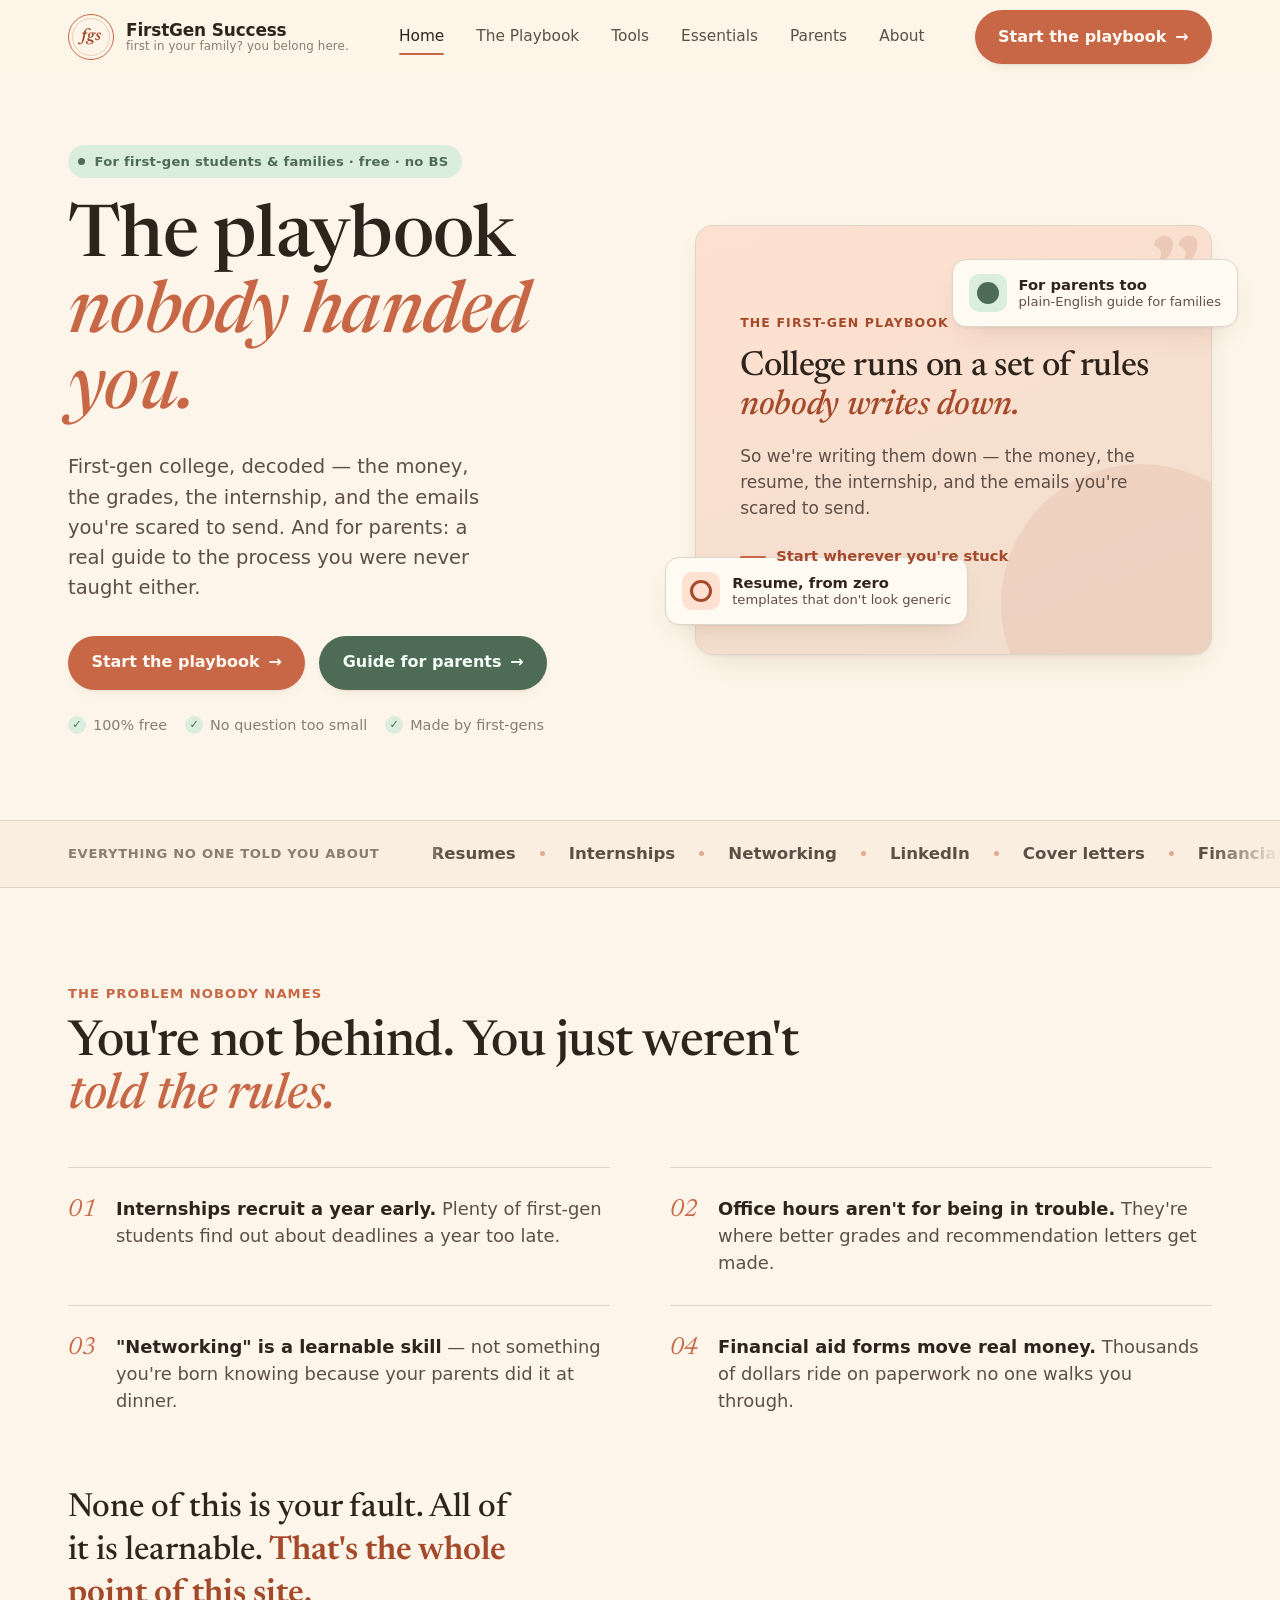
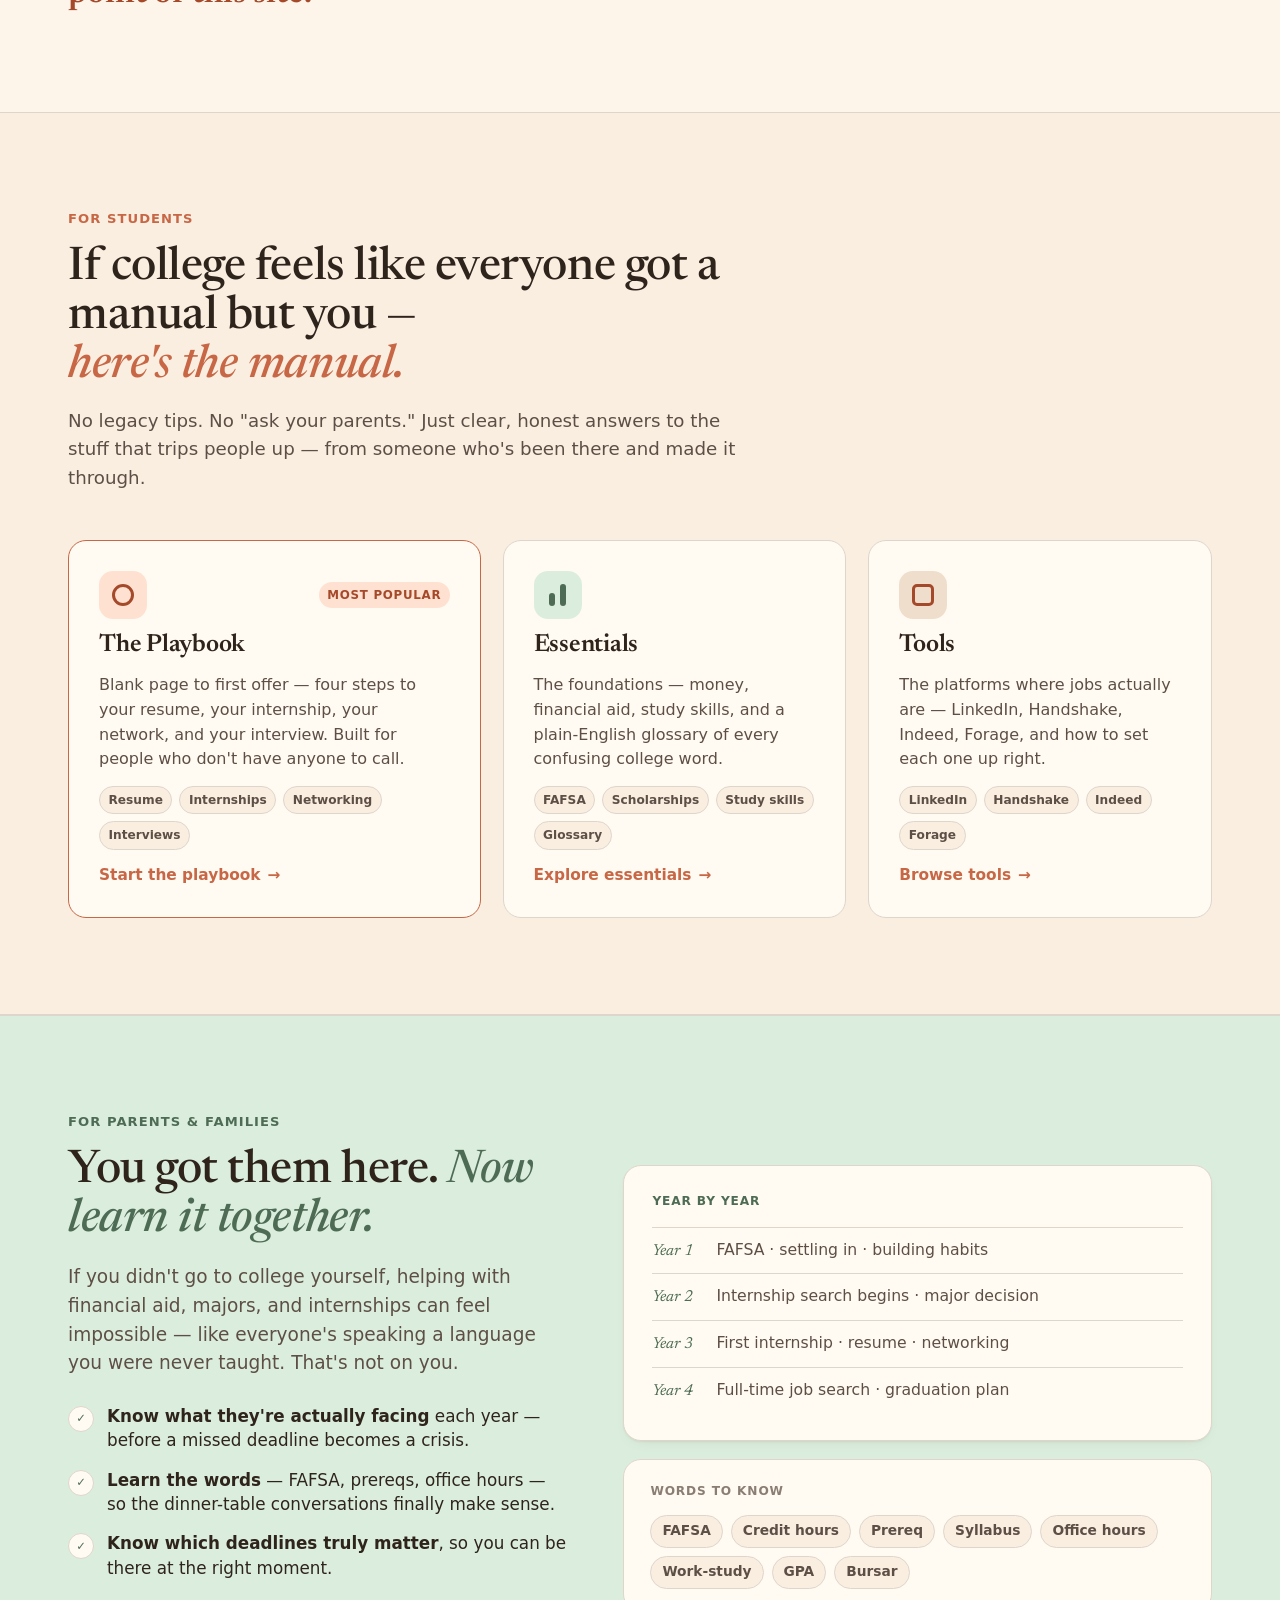
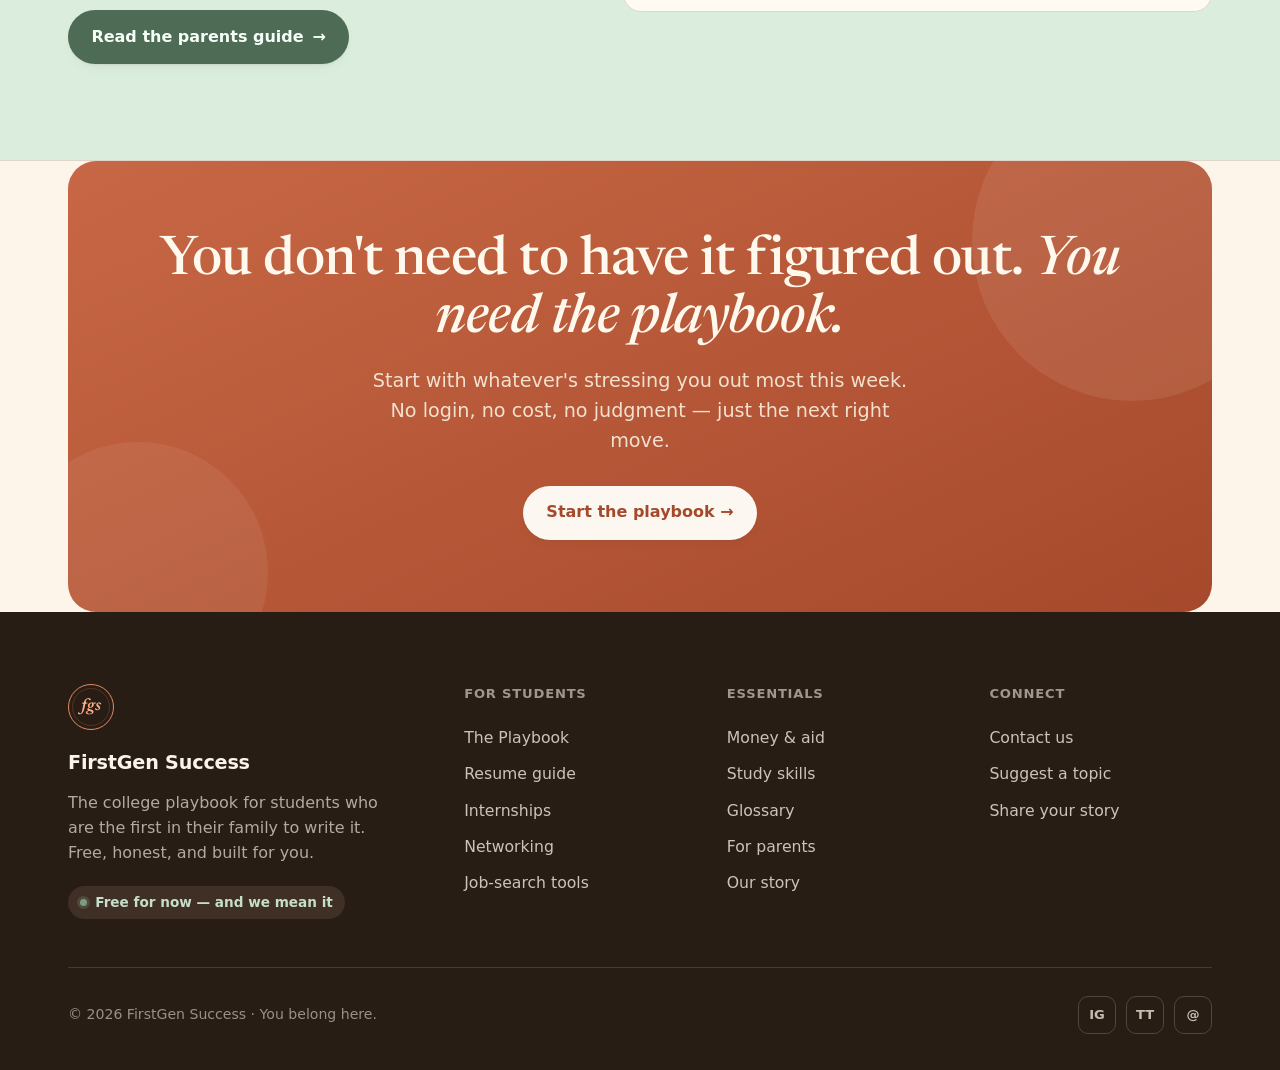
<file: index.html>
<!DOCTYPE html><html lang="en"> <head><meta charset="UTF-8"><meta name="viewport" content="width=device-width, initial-scale=1.0"><title>FirstGen Success — The Playbook Nobody Handed You</title><meta name="description" content="FirstGen Success is a free resource for first-generation college students and their families. Resumes, internships, financial aid, and a full guide for parents — straight answers, no gatekeeping."><meta property="og:title" content="FirstGen Success — The Playbook Nobody Handed You"><meta property="og:description" content="FirstGen Success is a free resource for first-generation college students and their families. Resumes, internships, financial aid, and a full guide for parents — straight answers, no gatekeeping."><meta property="og:type" content="website"><meta property="og:url" content="https://kainoa-builds.github.io/firstgensuccess/"><meta name="twitter:card" content="summary_large_image"><meta name="twitter:title" content="FirstGen Success — The Playbook Nobody Handed You"><meta name="twitter:description" content="FirstGen Success is a free resource for first-generation college students and their families. Resumes, internships, financial aid, and a full guide for parents — straight answers, no gatekeeping."><link rel="preconnect" href="https://fonts.googleapis.com"><link rel="preconnect" href="https://fonts.gstatic.com" crossorigin><link href="https://fonts.googleapis.com/css2?family=Newsreader:ital,opsz,wght@0,6..72,400;0,6..72,500;0,6..72,600;1,6..72,400;1,6..72,500&family=Hanken+Grotesque:wght@400;500;600;700&display=swap" rel="stylesheet"><link rel="stylesheet" href="/styles.css"></head> <body> <header id="header"> <div class="wrap nav"> <a class="brand" href="/" aria-label="FirstGen Success home"> <div class="logo">fgs</div> <div class="brand-text"> <span class="brand-name">FirstGen Success</span> <span class="brand-tag">first in your family? you belong here.</span> </div> </a> <nav class="nav-links" aria-label="Primary"> <a href="/" class="active">Home</a><a href="/playbook" class>The Playbook</a><a href="/tools" class>Tools</a><a href="/essentials" class>Essentials</a><a href="/parents" class>Parents</a><a href="/about" class>About</a> </nav> <div class="nav-right"> <a class="btn btn-primary" href="/playbook">Start the playbook <span class="arr">→</span></a> <button class="menu-btn" id="menuBtn" aria-label="Open menu" aria-expanded="false"> <span></span><span></span><span></span> </button> </div> </div> <div class="mobile-panel" id="mobilePanel"> <a href="/" class="active">Home</a><a href="/playbook" class>The Playbook</a><a href="/tools" class>Tools</a><a href="/essentials" class>Essentials</a><a href="/parents" class>Parents</a><a href="/about" class>About</a> <a class="btn btn-primary" href="/playbook">Start the playbook →</a> </div> </header> <script type="module">const l=document.getElementById("header"),o=()=>l.classList.toggle("scrolled",window.scrollY>8);window.addEventListener("scroll",o,{passive:!0});o();const t=document.getElementById("menuBtn"),n=document.getElementById("mobilePanel");t.addEventListener("click",()=>{const e=n.classList.toggle("open");t.setAttribute("aria-expanded",String(e)),document.body.style.overflow=e?"hidden":""});n.querySelectorAll("a").forEach(e=>e.addEventListener("click",()=>{n.classList.remove("open"),t.setAttribute("aria-expanded","false"),document.body.style.overflow=""}));</script> <main>   <section class="hero"> <div class="wrap hero-grid"> <div class="hero-copy"> <span class="eyebrow"><span class="dot"></span> For first-gen students &amp; families · free · no BS</span> <h1>The playbook<br><em>nobody handed you.</em></h1> <p class="lede">First-gen college, decoded — the money, the grades, the internship, and the emails you're scared to send. And for parents: a real guide to the process you were never taught either.</p> <div class="hero-cta"> <a class="btn btn-primary" href="/playbook">Start the playbook <span class="arr">→</span></a> <a class="btn btn-sage" href="/parents">Guide for parents <span class="arr">→</span></a> </div> <div class="trust"> <span class="pill"><span class="check">✓</span> 100% free</span> <span class="pill"><span class="check">✓</span> No question too small</span> <span class="pill"><span class="check">✓</span> Made by first-gens</span> </div> </div> <div class="hero-visual"> <div class="purpose"> <span class="purpose-kicker">The first-gen playbook</span> <p class="purpose-statement">College runs on a set of rules <em>nobody writes down.</em></p> <p class="purpose-sub">So we're writing them down — the money, the resume, the internship, and the emails you're scared to send.</p> <div class="purpose-foot"><span class="ln"></span> Start wherever you're stuck</div> </div> <div class="float-card fc-1"> <div class="ic" style="background:var(--terra-tint); color:var(--terra-deep);"><span class="g g-ring"></span></div> <div class="ft"><b>Resume, from zero</b>templates that don't look generic</div> </div> <div class="float-card fc-2"> <div class="ic" style="background:var(--sage-tint); color:var(--sage-deep);"><span class="g g-dot"></span></div> <div class="ft"><b>For parents too</b>plain-English guide for families</div> </div> </div> </div> </section>  <div class="strip"> <div class="strip-row"> <span class="strip-label">Everything no one told you about</span> <div class="marquee" aria-label="Topics we cover"> <div class="marquee-track"> <span class="mq-item">Resumes</span><span class="mq-dot"></span> <span class="mq-item">Internships</span><span class="mq-dot"></span> <span class="mq-item">Networking</span><span class="mq-dot"></span> <span class="mq-item">LinkedIn</span><span class="mq-dot"></span> <span class="mq-item">Cover letters</span><span class="mq-dot"></span> <span class="mq-item">Financial aid</span><span class="mq-dot"></span> <span class="mq-item">FAFSA</span><span class="mq-dot"></span> <span class="mq-item">Office hours</span><span class="mq-dot"></span> <span class="mq-item">Study habits</span><span class="mq-dot"></span> <span class="mq-item">Interviews</span><span class="mq-dot"></span> <span class="mq-item" aria-hidden="true">Resumes</span><span class="mq-dot" aria-hidden="true"></span> <span class="mq-item" aria-hidden="true">Internships</span><span class="mq-dot" aria-hidden="true"></span> <span class="mq-item" aria-hidden="true">Networking</span><span class="mq-dot" aria-hidden="true"></span> <span class="mq-item" aria-hidden="true">LinkedIn</span><span class="mq-dot" aria-hidden="true"></span> <span class="mq-item" aria-hidden="true">Cover letters</span><span class="mq-dot" aria-hidden="true"></span> <span class="mq-item" aria-hidden="true">Financial aid</span><span class="mq-dot" aria-hidden="true"></span> <span class="mq-item" aria-hidden="true">FAFSA</span><span class="mq-dot" aria-hidden="true"></span> <span class="mq-item" aria-hidden="true">Office hours</span><span class="mq-dot" aria-hidden="true"></span> <span class="mq-item" aria-hidden="true">Study habits</span><span class="mq-dot" aria-hidden="true"></span> <span class="mq-item" aria-hidden="true">Interviews</span><span class="mq-dot" aria-hidden="true"></span> </div> </div> </div> </div>  <section class="gap" id="gap"> <div class="wrap"> <div class="gap-head reveal"> <div class="sec-tag">The problem nobody names</div> <h2>You're not behind. You just weren't <em>told the rules.</em></h2> </div> <div class="gap-list reveal"> <div class="gap-item"> <span class="gap-no">01</span> <p><b>Internships recruit a year early.</b> Plenty of first-gen students find out about deadlines a year too late.</p> </div> <div class="gap-item"> <span class="gap-no">02</span> <p><b>Office hours aren't for being in trouble.</b> They're where better grades and recommendation letters get made.</p> </div> <div class="gap-item"> <span class="gap-no">03</span> <p><b>"Networking" is a learnable skill</b> — not something you're born knowing because your parents did it at dinner.</p> </div> <div class="gap-item"> <span class="gap-no">04</span> <p><b>Financial aid forms move real money.</b> Thousands of dollars ride on paperwork no one walks you through.</p> </div> </div> <p class="gap-turn reveal">None of this is your fault. All of it is learnable. <strong>That's the whole point of this site.</strong></p> </div> </section>  <section class="audience-students" id="students"> <div class="wrap"> <div class="aud-head reveal"> <div class="sec-tag">For students</div> <h2>If college feels like everyone got a manual but you —<br><em>here's the manual.</em></h2> <p class="aud-lede">No legacy tips. No "ask your parents." Just clear, honest answers to the stuff that trips people up — from someone who's been there and made it through.</p> </div> <div class="aud-grid reveal"> <a class="aud-card aud-card--primary" href="/playbook"> <div class="aud-card-top"> <div class="aud-icon" style="background:var(--terra-tint); color:var(--terra-deep);"><span class="g g-ring"></span></div> <span class="aud-card-label">Most popular</span> </div> <h3>The Playbook</h3> <p>Blank page to first offer — four steps to your resume, your internship, your network, and your interview. Built for people who don't have anyone to call.</p> <div class="aud-tags"><span>Resume</span><span>Internships</span><span>Networking</span><span>Interviews</span></div> <span class="aud-link">Start the playbook <span class="arr">→</span></span> </a> <a class="aud-card" href="/essentials"> <div class="aud-card-top"> <div class="aud-icon" style="background:var(--sage-tint); color:var(--sage-deep);"><span class="g g-bars"></span></div> </div> <h3>Essentials</h3> <p>The foundations — money, financial aid, study skills, and a plain-English glossary of every confusing college word.</p> <div class="aud-tags"><span>FAFSA</span><span>Scholarships</span><span>Study skills</span><span>Glossary</span></div> <span class="aud-link">Explore essentials <span class="arr">→</span></span> </a> <a class="aud-card" href="/tools"> <div class="aud-card-top"> <div class="aud-icon" style="background:var(--clay-tint); color:var(--terra-deep);"><span class="g g-sq"></span></div> </div> <h3>Tools</h3> <p>The platforms where jobs actually are — LinkedIn, Handshake, Indeed, Forage, and how to set each one up right.</p> <div class="aud-tags"><span>LinkedIn</span><span>Handshake</span><span>Indeed</span><span>Forage</span></div> <span class="aud-link">Browse tools <span class="arr">→</span></span> </a> </div> </div> </section>  <section class="parents" id="parents"> <div class="wrap"> <div class="parents-grid reveal"> <div class="parents-body"> <div class="sec-tag">For parents &amp; families</div> <h2>You got them here. <em>Now learn it together.</em></h2> <p class="p-lede">If you didn't go to college yourself, helping with financial aid, majors, and internships can feel impossible — like everyone's speaking a language you were never taught. That's not on you.</p> <div class="parents-points"> <div class="parents-point"> <span class="pp-ic">✓</span> <p><b>Know what they're actually facing</b> each year — before a missed deadline becomes a crisis.</p> </div> <div class="parents-point"> <span class="pp-ic">✓</span> <p><b>Learn the words</b> — FAFSA, prereqs, office hours — so the dinner-table conversations finally make sense.</p> </div> <div class="parents-point"> <span class="pp-ic">✓</span> <p><b>Know which deadlines truly matter</b>, so you can be there at the right moment.</p> </div> </div> <a class="btn btn-sage" href="/parents">Read the parents guide <span class="arr">→</span></a> </div> <div class="parents-visual"> <div class="pv-card"> <div class="pv-label">Year by year</div> <div class="pv-row"><span class="pv-yr">Year 1</span><span class="pv-task">FAFSA · settling in · building habits</span></div> <div class="pv-row"><span class="pv-yr">Year 2</span><span class="pv-task">Internship search begins · major decision</span></div> <div class="pv-row"><span class="pv-yr">Year 3</span><span class="pv-task">First internship · resume · networking</span></div> <div class="pv-row"><span class="pv-yr">Year 4</span><span class="pv-task">Full-time job search · graduation plan</span></div> </div> <div class="pv-vocab"> <div class="pv-vocab-label">Words to know</div> <div class="pv-chips"> <span>FAFSA</span><span>Credit hours</span><span>Prereq</span><span>Syllabus</span><span>Office hours</span><span>Work-study</span><span>GPA</span><span>Bursar</span> </div> </div> </div> </div> </div> </section>  <section class="band" id="start"> <div class="wrap"> <div class="band-inner reveal"> <div class="bk"> <h2>You don't need to have it figured out. <em>You need the playbook.</em></h2> <p>Start with whatever's stressing you out most this week. No login, no cost, no judgment — just the next right move.</p> <a class="btn btn-primary" href="/playbook">Start the playbook →</a> </div> </div> </div> </section>  </main> <footer> <div class="wrap"> <div class="foot-grid"> <div class="foot-brand"> <div class="logo">fgs</div> <div class="brand-name" style="font-weight:700;">FirstGen Success</div> <p class="foot-blurb">The college playbook for students who are the first in their family to write it. Free, honest, and built for you.</p> <span class="foot-free"><span class="dot"></span> Free for now — and we mean it</span> </div> <div class="foot-col"> <h5>For Students</h5> <a href="/playbook">The Playbook</a><a href="/playbook#resume">Resume guide</a><a href="/playbook#internships">Internships</a><a href="/playbook#networking">Networking</a><a href="/tools">Job-search tools</a> </div><div class="foot-col"> <h5>Essentials</h5> <a href="/essentials#money">Money &amp; aid</a><a href="/essentials#study">Study skills</a><a href="/essentials#glossary">Glossary</a><a href="/parents">For parents</a><a href="/about">Our story</a> </div><div class="foot-col"> <h5>Connect</h5> <a href="/about#contact">Contact us</a><a href="/about#suggest">Suggest a topic</a><a href="/about#story">Share your story</a> </div> </div> <div class="foot-bottom"> <span>© 2026 FirstGen Success · You belong here.</span> <div class="foot-social"> <a href="#" aria-label="Instagram">IG</a> <a href="#" aria-label="TikTok">TT</a> <a href="mailto:hello@firstgensuccess.com" aria-label="Email">@</a> </div> </div> </div> </footer> <script type="module">const r=new IntersectionObserver(e=>{e.forEach(t=>{t.isIntersecting&&(t.target.classList.add("in"),r.unobserve(t.target))})},{threshold:.06,rootMargin:"0px 0px -30px 0px"});document.querySelectorAll(".reveal").forEach(e=>r.observe(e));window.addEventListener("load",()=>{document.querySelectorAll(".reveal").forEach(e=>{e.getBoundingClientRect().top<window.innerHeight&&e.classList.add("in")})});</script> </body> </html>
</file>
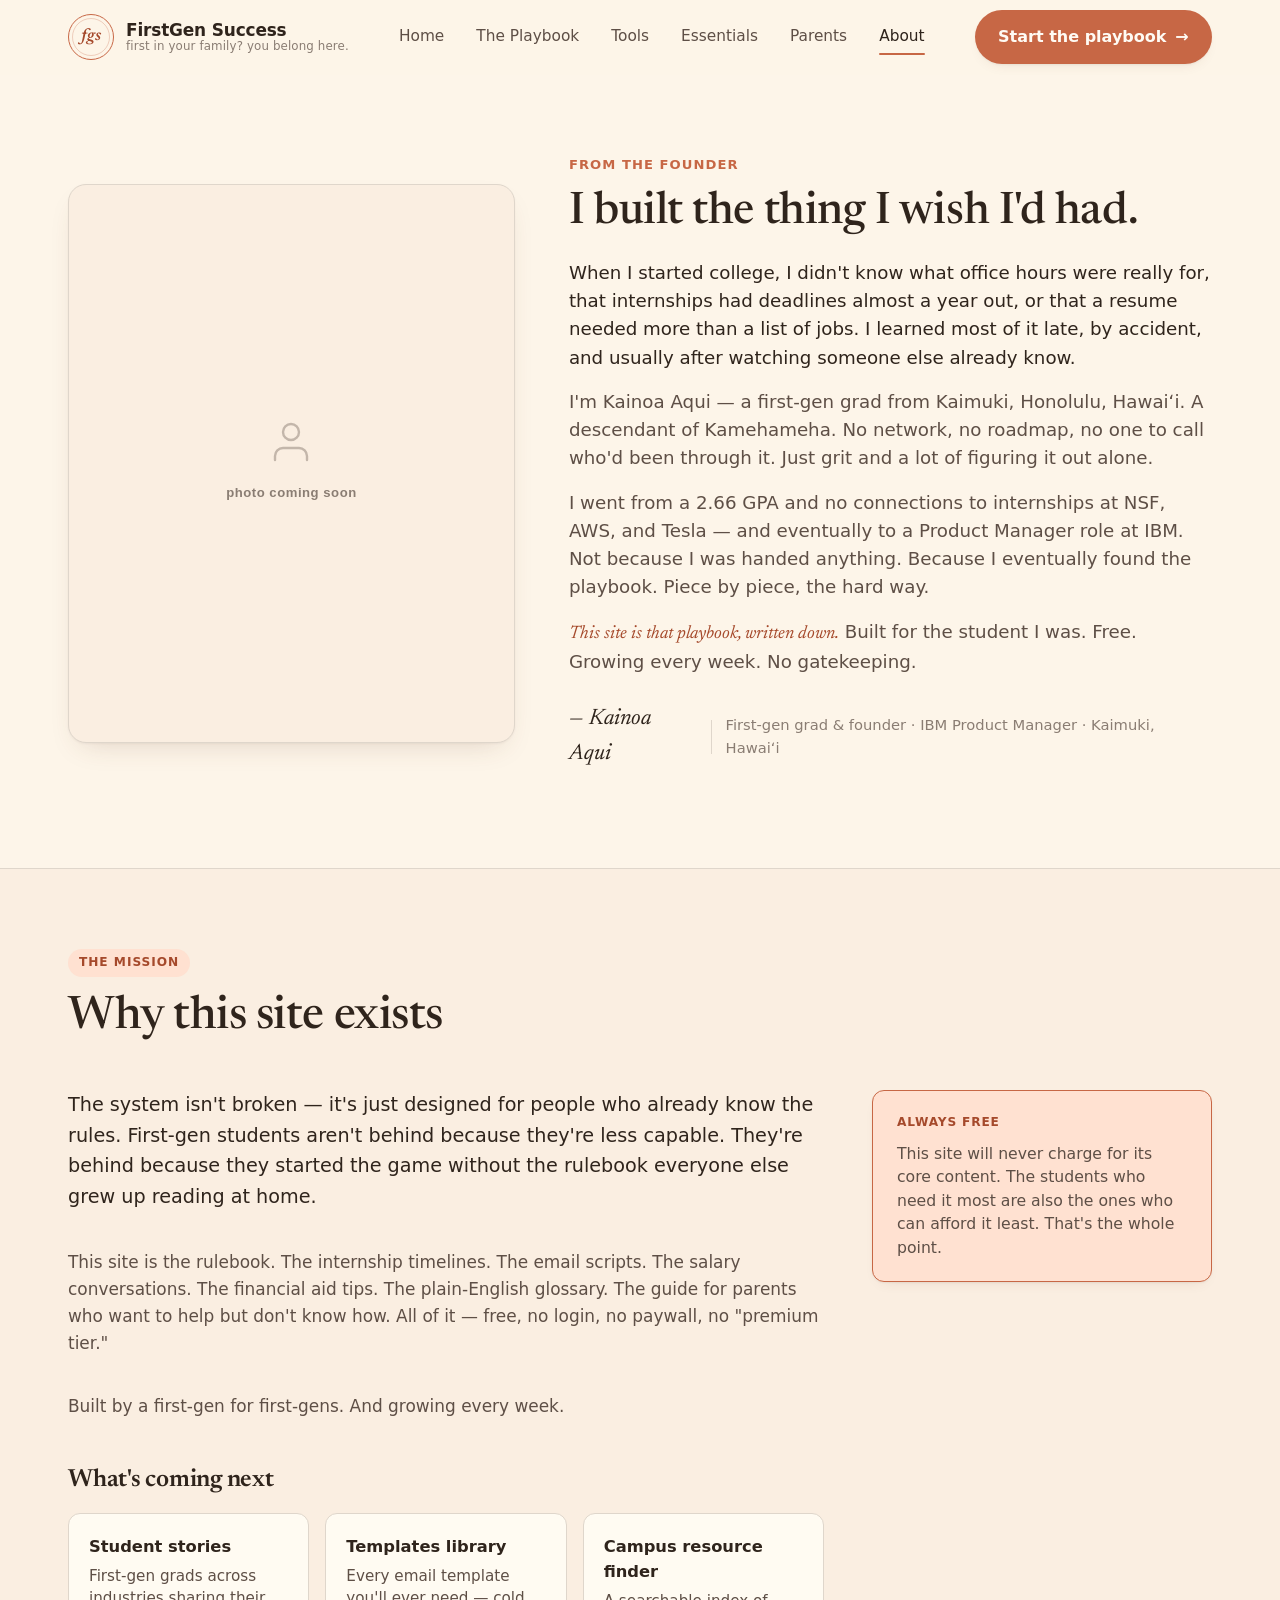
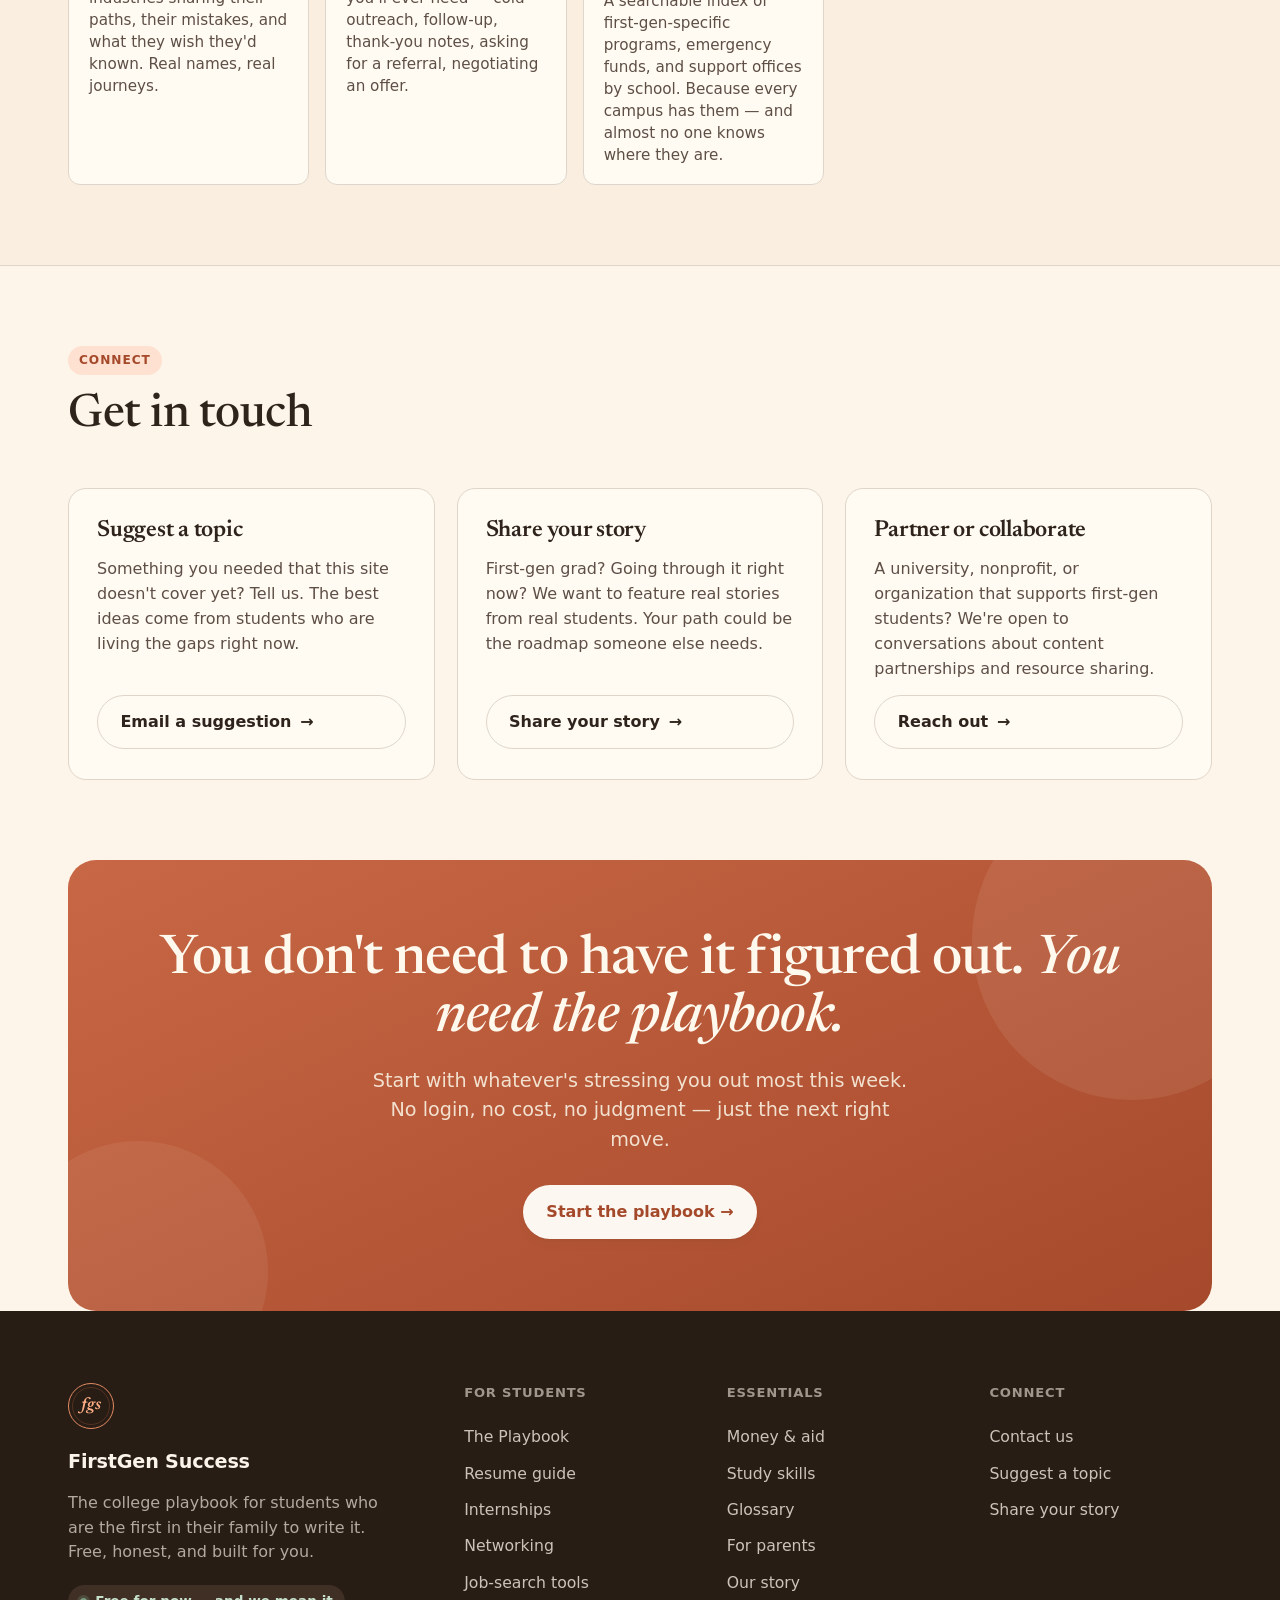
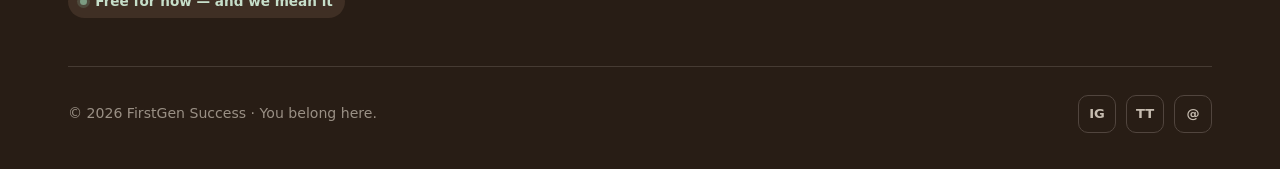
<file: about/index.html>
<!DOCTYPE html><html lang="en"> <head><meta charset="UTF-8"><meta name="viewport" content="width=device-width, initial-scale=1.0"><title>About — FirstGen Success</title><meta name="description" content="FirstGen Success was built by Kainoa Aqui — a first-gen grad from Kaimuki, Hawaii who went from a 2.66 GPA to IBM through NSF, AWS, and Tesla."><meta property="og:title" content="About — FirstGen Success"><meta property="og:description" content="FirstGen Success was built by Kainoa Aqui — a first-gen grad from Kaimuki, Hawaii who went from a 2.66 GPA to IBM through NSF, AWS, and Tesla."><meta property="og:type" content="website"><meta property="og:url" content="https://kainoa-builds.github.io/firstgensuccess/"><meta name="twitter:card" content="summary_large_image"><meta name="twitter:title" content="About — FirstGen Success"><meta name="twitter:description" content="FirstGen Success was built by Kainoa Aqui — a first-gen grad from Kaimuki, Hawaii who went from a 2.66 GPA to IBM through NSF, AWS, and Tesla."><link rel="preconnect" href="https://fonts.googleapis.com"><link rel="preconnect" href="https://fonts.gstatic.com" crossorigin><link href="https://fonts.googleapis.com/css2?family=Newsreader:ital,opsz,wght@0,6..72,400;0,6..72,500;0,6..72,600;1,6..72,400;1,6..72,500&family=Hanken+Grotesque:wght@400;500;600;700&display=swap" rel="stylesheet"><link rel="stylesheet" href="/styles.css"></head> <body> <header id="header"> <div class="wrap nav"> <a class="brand" href="/" aria-label="FirstGen Success home"> <div class="logo">fgs</div> <div class="brand-text"> <span class="brand-name">FirstGen Success</span> <span class="brand-tag">first in your family? you belong here.</span> </div> </a> <nav class="nav-links" aria-label="Primary"> <a href="/" class>Home</a><a href="/playbook" class>The Playbook</a><a href="/tools" class>Tools</a><a href="/essentials" class>Essentials</a><a href="/parents" class>Parents</a><a href="/about" class="active">About</a> </nav> <div class="nav-right"> <a class="btn btn-primary" href="/playbook">Start the playbook <span class="arr">→</span></a> <button class="menu-btn" id="menuBtn" aria-label="Open menu" aria-expanded="false"> <span></span><span></span><span></span> </button> </div> </div> <div class="mobile-panel" id="mobilePanel"> <a href="/" class>Home</a><a href="/playbook" class>The Playbook</a><a href="/tools" class>Tools</a><a href="/essentials" class>Essentials</a><a href="/parents" class>Parents</a><a href="/about" class="active">About</a> <a class="btn btn-primary" href="/playbook">Start the playbook →</a> </div> </header> <script type="module">const l=document.getElementById("header"),o=()=>l.classList.toggle("scrolled",window.scrollY>8);window.addEventListener("scroll",o,{passive:!0});o();const t=document.getElementById("menuBtn"),n=document.getElementById("mobilePanel");t.addEventListener("click",()=>{const e=n.classList.toggle("open");t.setAttribute("aria-expanded",String(e)),document.body.style.overflow=e?"hidden":""});n.querySelectorAll("a").forEach(e=>e.addEventListener("click",()=>{n.classList.remove("open"),t.setAttribute("aria-expanded","false"),document.body.style.overflow=""}));</script> <main>   <section class="founder" id="about" style="padding-top:80px;"> <div class="wrap"> <div class="founder-grid reveal"> <div class="ph founder-photo"> <div class="ph-inner"> <svg width="48" height="48" viewBox="0 0 24 24" fill="none" stroke="currentColor" stroke-width="1.2" stroke-linecap="round" stroke-linejoin="round" style="opacity:.35;color:var(--ink-soft)"><path d="M20 21v-2a4 4 0 0 0-4-4H8a4 4 0 0 0-4 4v2"></path><circle cx="12" cy="7" r="4"></circle></svg> <span class="ph-label">Photo coming soon</span> </div> </div> <div class="founder-body"> <div class="founder-kicker">From the founder</div> <h2>I built the thing I wish I'd had.</h2> <p class="first">When I started college, I didn't know what office hours were really for, that internships had deadlines almost a year out, or that a resume needed more than a list of jobs. I learned most of it late, by accident, and usually after watching someone else already know.</p> <p>I'm Kainoa Aqui — a first-gen grad from Kaimuki, Honolulu, Hawaiʻi. A descendant of Kamehameha. No network, no roadmap, no one to call who'd been through it. Just grit and a lot of figuring it out alone.</p> <p>I went from a 2.66 GPA and no connections to internships at NSF, AWS, and Tesla — and eventually to a Product Manager role at IBM. Not because I was handed anything. Because I eventually found the playbook. Piece by piece, the hard way.</p> <p><em>This site is that playbook, written down.</em> Built for the student I was. Free. Growing every week. No gatekeeping.</p> <div class="founder-sig"> <span class="name">— Kainoa Aqui</span> <span class="div"></span> <span class="role">First-gen grad &amp; founder · IBM Product Manager · Kaimuki, Hawaiʻi</span> </div> </div> </div> </div> </section>  <section class="pb-section pb-section--alt" id="mission"> <div class="wrap"> <div class="pb-section-head reveal"> <div class="pb-step-badge">The mission</div> <h2>Why this site exists</h2> </div> <div class="content-grid reveal"> <div class="content-main"> <div class="content-block"> <p style="font-size:1.2rem; line-height:1.6; color:var(--ink);">The system isn't broken — it's just designed for people who already know the rules. First-gen students aren't behind because they're less capable. They're behind because they started the game without the rulebook everyone else grew up reading at home.</p> <p style="margin-top:18px;">This site is the rulebook. The internship timelines. The email scripts. The salary conversations. The financial aid tips. The plain-English glossary. The guide for parents who want to help but don't know how. All of it — free, no login, no paywall, no "premium tier."</p> <p style="margin-top:18px;">Built by a first-gen for first-gens. And growing every week.</p> </div> <div class="content-block"> <h3>What's coming next</h3> <div class="three-col"> <div class="three-card"> <b>Student stories</b> <p>First-gen grads across industries sharing their paths, their mistakes, and what they wish they'd known. Real names, real journeys.</p> </div> <div class="three-card"> <b>Templates library</b> <p>Every email template you'll ever need — cold outreach, follow-up, thank-you notes, asking for a referral, negotiating an offer.</p> </div> <div class="three-card"> <b>Campus resource finder</b> <p>A searchable index of first-gen-specific programs, emergency funds, and support offices by school. Because every campus has them — and almost no one knows where they are.</p> </div> </div> </div> </div> <div class="content-sidebar"> <div class="sidebar-card sidebar-card--highlight"> <div class="sidebar-card-label">Always free</div> <p>This site will never charge for its core content. The students who need it most are also the ones who can afford it least. That's the whole point.</p> </div> </div> </div> </div> </section>  <section class="pb-section" id="contact"> <div class="wrap"> <div class="pb-section-head reveal"> <div class="pb-step-badge">Connect</div> <h2>Get in touch</h2> </div> <div class="contact-grid reveal"> <div class="contact-card" id="suggest"> <h3>Suggest a topic</h3> <p>Something you needed that this site doesn't cover yet? Tell us. The best ideas come from students who are living the gaps right now.</p> <a class="btn btn-ghost" href="mailto:hello@firstgensuccess.com?subject=Topic suggestion">Email a suggestion <span class="arr">→</span></a> </div> <div class="contact-card" id="story"> <h3>Share your story</h3> <p>First-gen grad? Going through it right now? We want to feature real stories from real students. Your path could be the roadmap someone else needs.</p> <a class="btn btn-ghost" href="mailto:hello@firstgensuccess.com?subject=Share my story">Share your story <span class="arr">→</span></a> </div> <div class="contact-card"> <h3>Partner or collaborate</h3> <p>A university, nonprofit, or organization that supports first-gen students? We're open to conversations about content partnerships and resource sharing.</p> <a class="btn btn-ghost" href="mailto:hello@firstgensuccess.com?subject=Partnership">Reach out <span class="arr">→</span></a> </div> </div> </div> </section>  <section class="band"> <div class="wrap"> <div class="band-inner reveal"> <div class="bk"> <h2>You don't need to have it figured out. <em>You need the playbook.</em></h2> <p>Start with whatever's stressing you out most this week. No login, no cost, no judgment — just the next right move.</p> <a class="btn btn-primary" href="/playbook">Start the playbook →</a> </div> </div> </div> </section>  </main> <footer> <div class="wrap"> <div class="foot-grid"> <div class="foot-brand"> <div class="logo">fgs</div> <div class="brand-name" style="font-weight:700;">FirstGen Success</div> <p class="foot-blurb">The college playbook for students who are the first in their family to write it. Free, honest, and built for you.</p> <span class="foot-free"><span class="dot"></span> Free for now — and we mean it</span> </div> <div class="foot-col"> <h5>For Students</h5> <a href="/playbook">The Playbook</a><a href="/playbook#resume">Resume guide</a><a href="/playbook#internships">Internships</a><a href="/playbook#networking">Networking</a><a href="/tools">Job-search tools</a> </div><div class="foot-col"> <h5>Essentials</h5> <a href="/essentials#money">Money &amp; aid</a><a href="/essentials#study">Study skills</a><a href="/essentials#glossary">Glossary</a><a href="/parents">For parents</a><a href="/about">Our story</a> </div><div class="foot-col"> <h5>Connect</h5> <a href="/about#contact">Contact us</a><a href="/about#suggest">Suggest a topic</a><a href="/about#story">Share your story</a> </div> </div> <div class="foot-bottom"> <span>© 2026 FirstGen Success · You belong here.</span> <div class="foot-social"> <a href="#" aria-label="Instagram">IG</a> <a href="#" aria-label="TikTok">TT</a> <a href="mailto:hello@firstgensuccess.com" aria-label="Email">@</a> </div> </div> </div> </footer> <script type="module">const r=new IntersectionObserver(e=>{e.forEach(t=>{t.isIntersecting&&(t.target.classList.add("in"),r.unobserve(t.target))})},{threshold:.06,rootMargin:"0px 0px -30px 0px"});document.querySelectorAll(".reveal").forEach(e=>r.observe(e));window.addEventListener("load",()=>{document.querySelectorAll(".reveal").forEach(e=>{e.getBoundingClientRect().top<window.innerHeight&&e.classList.add("in")})});</script> </body> </html>
</file>
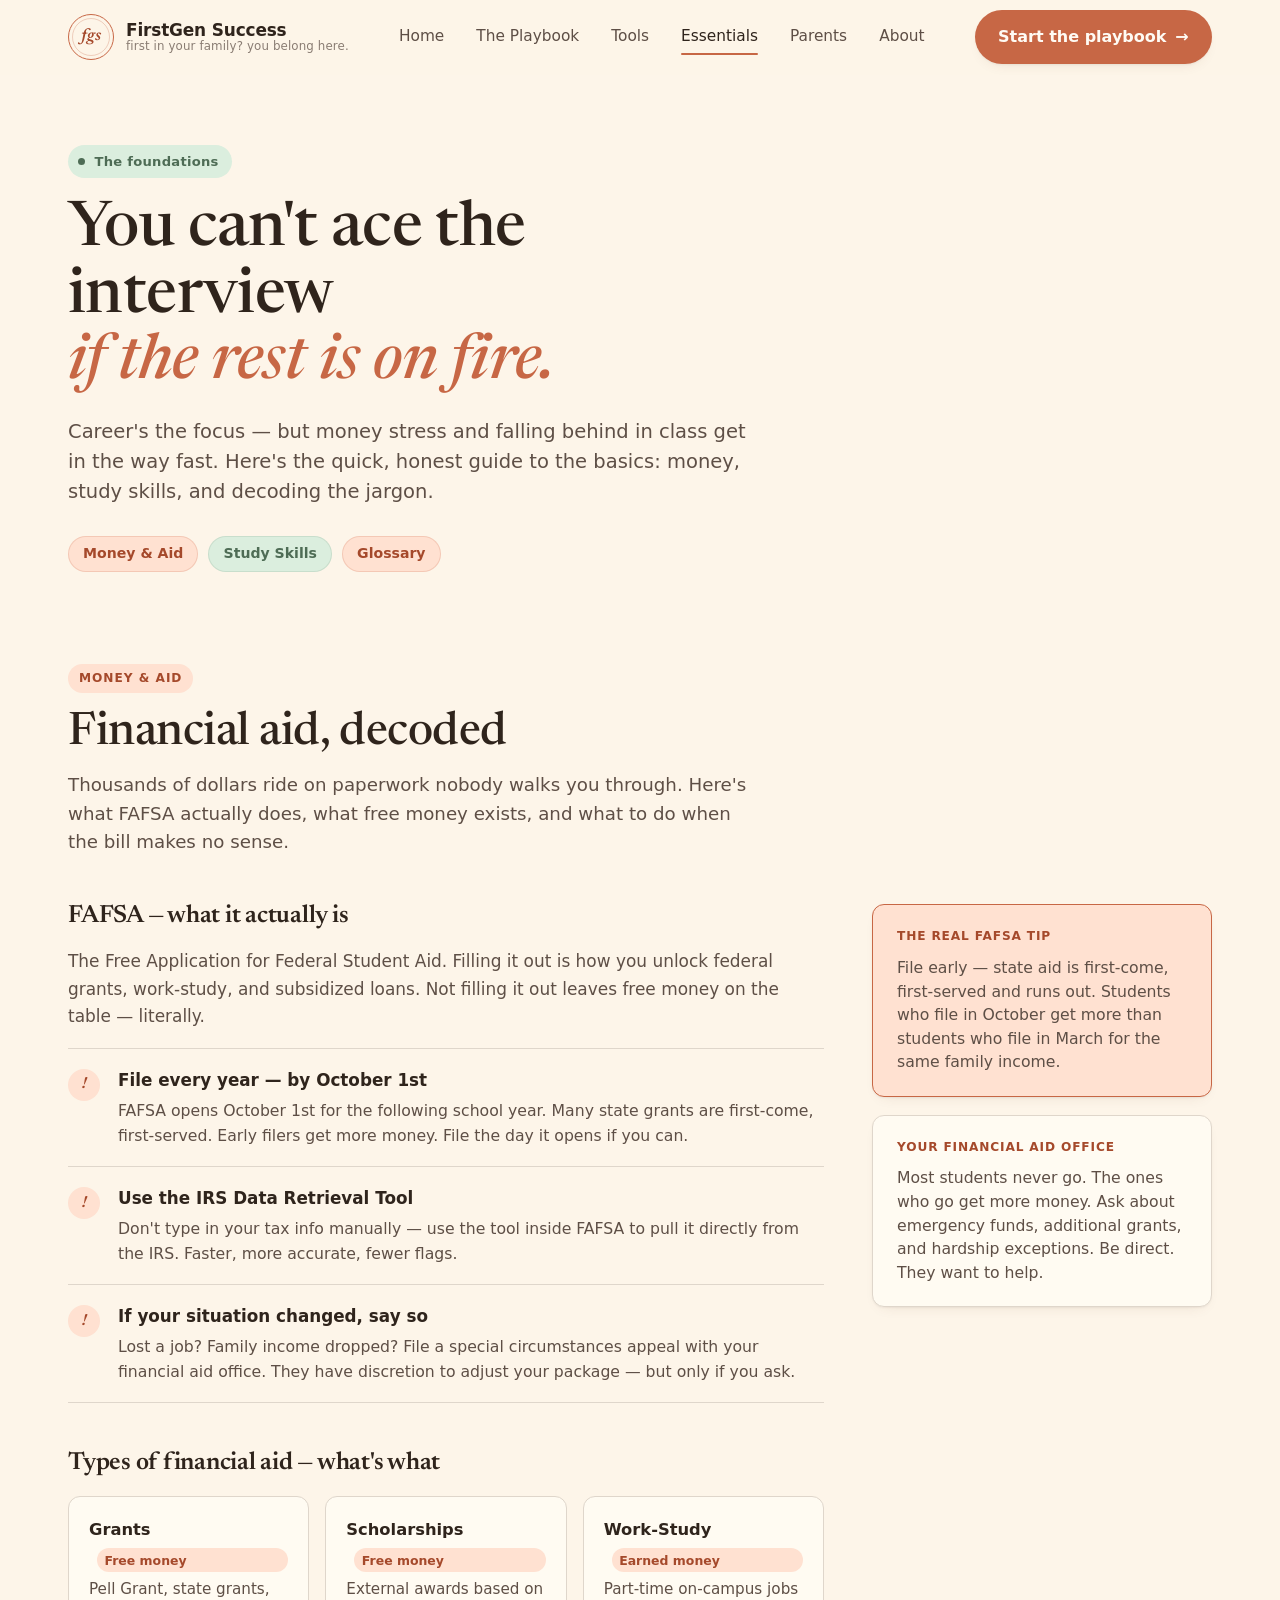
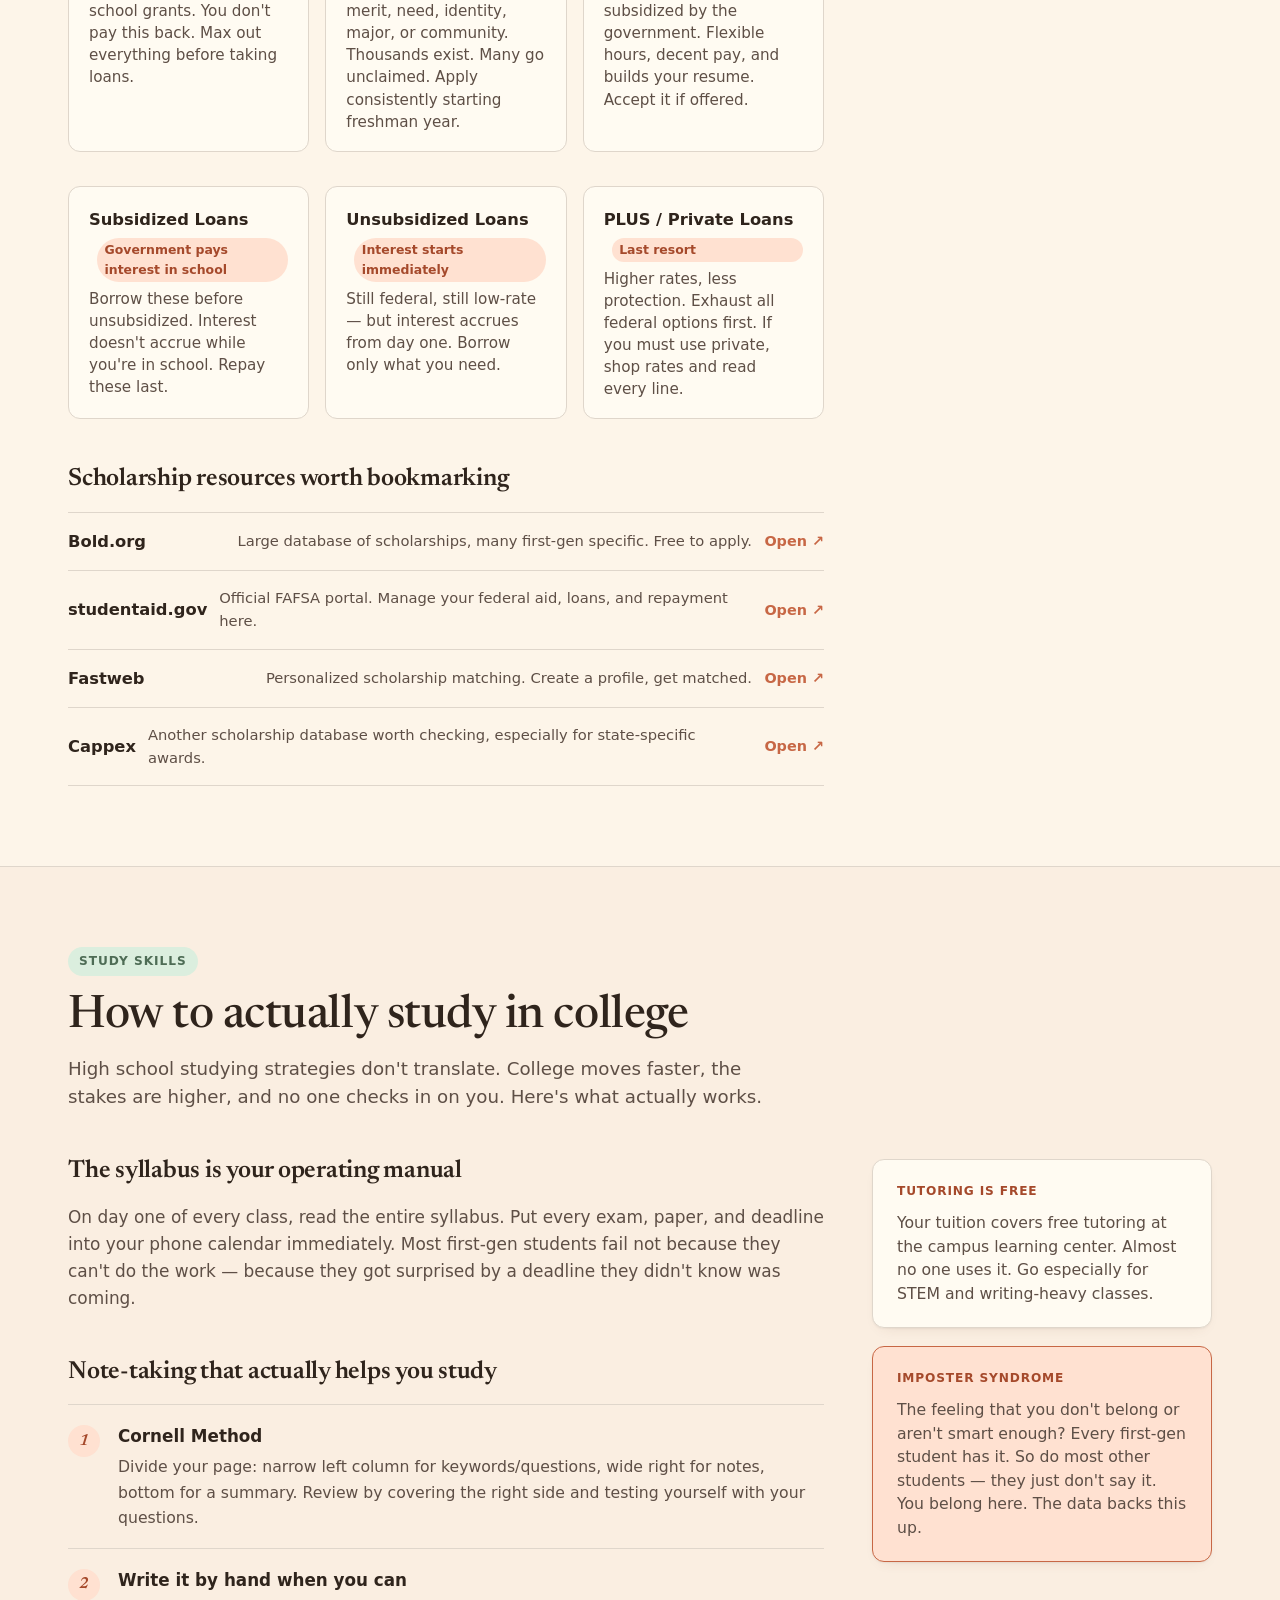
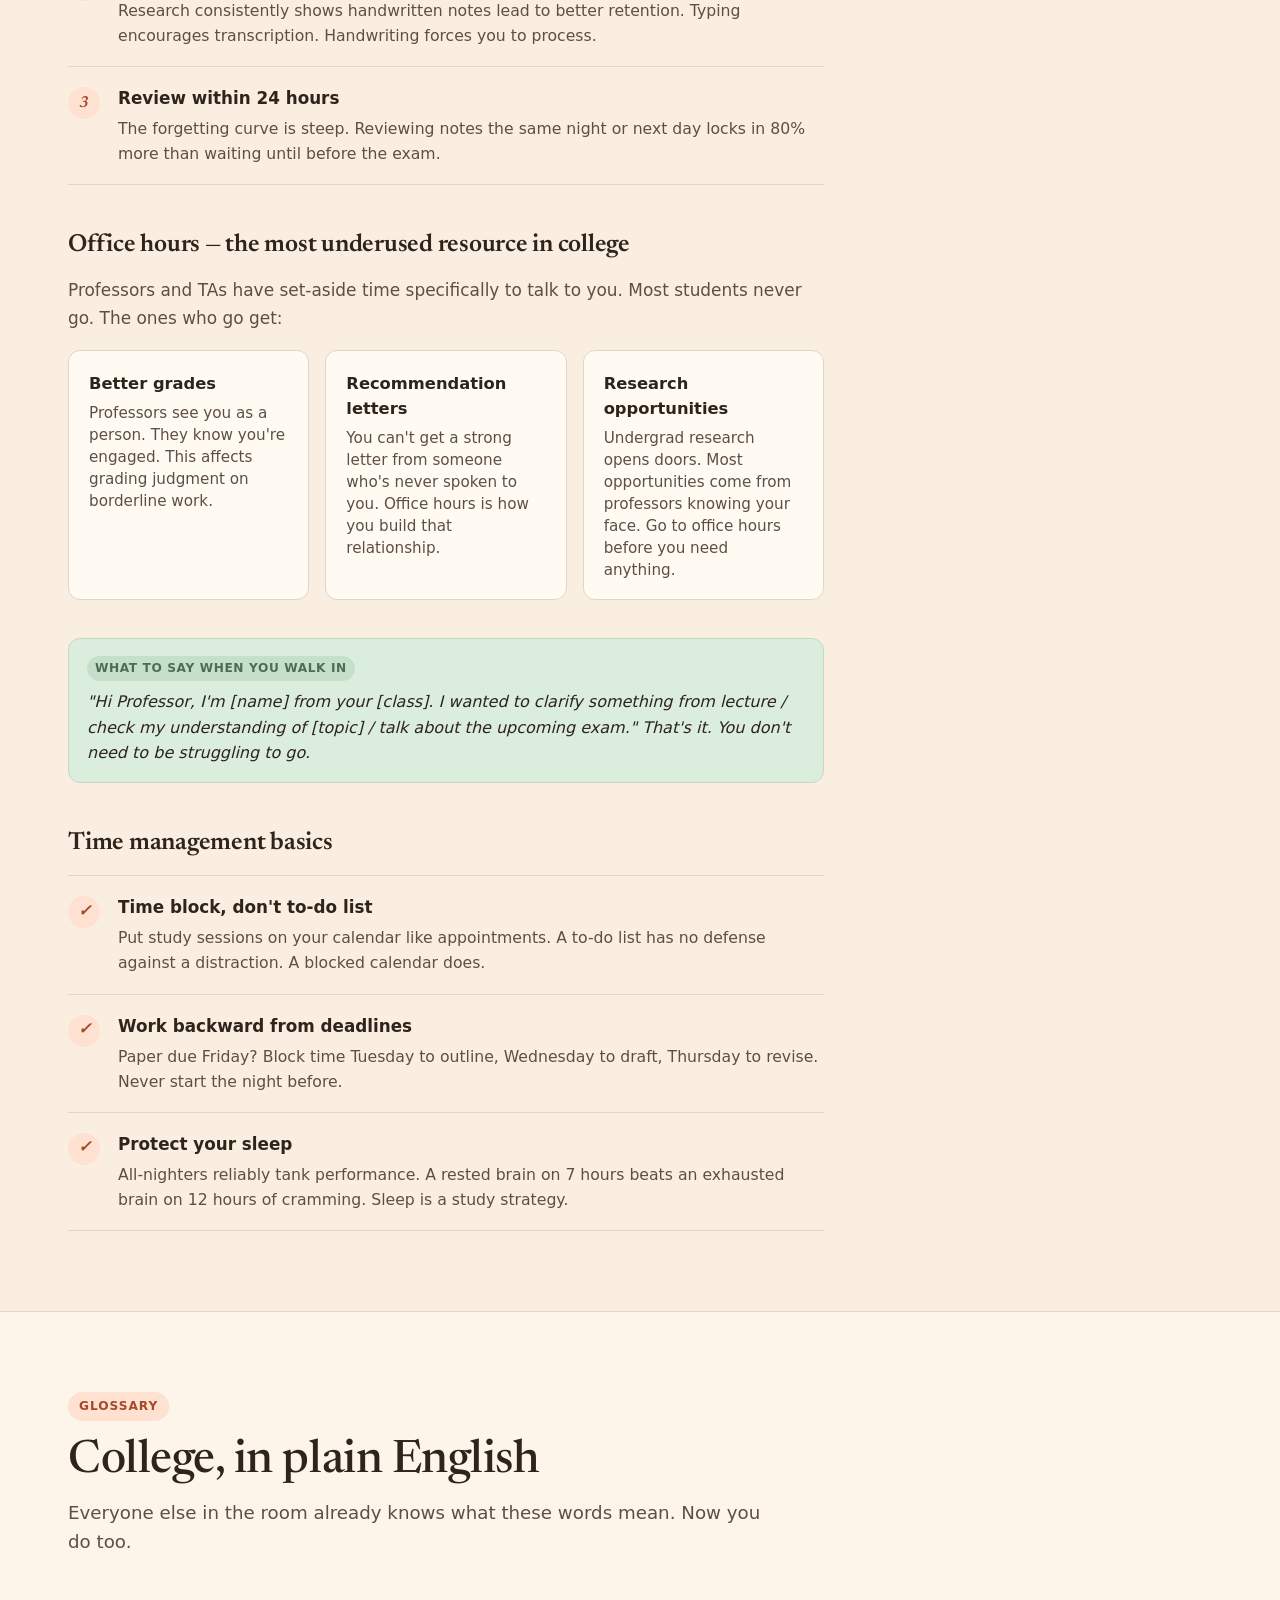
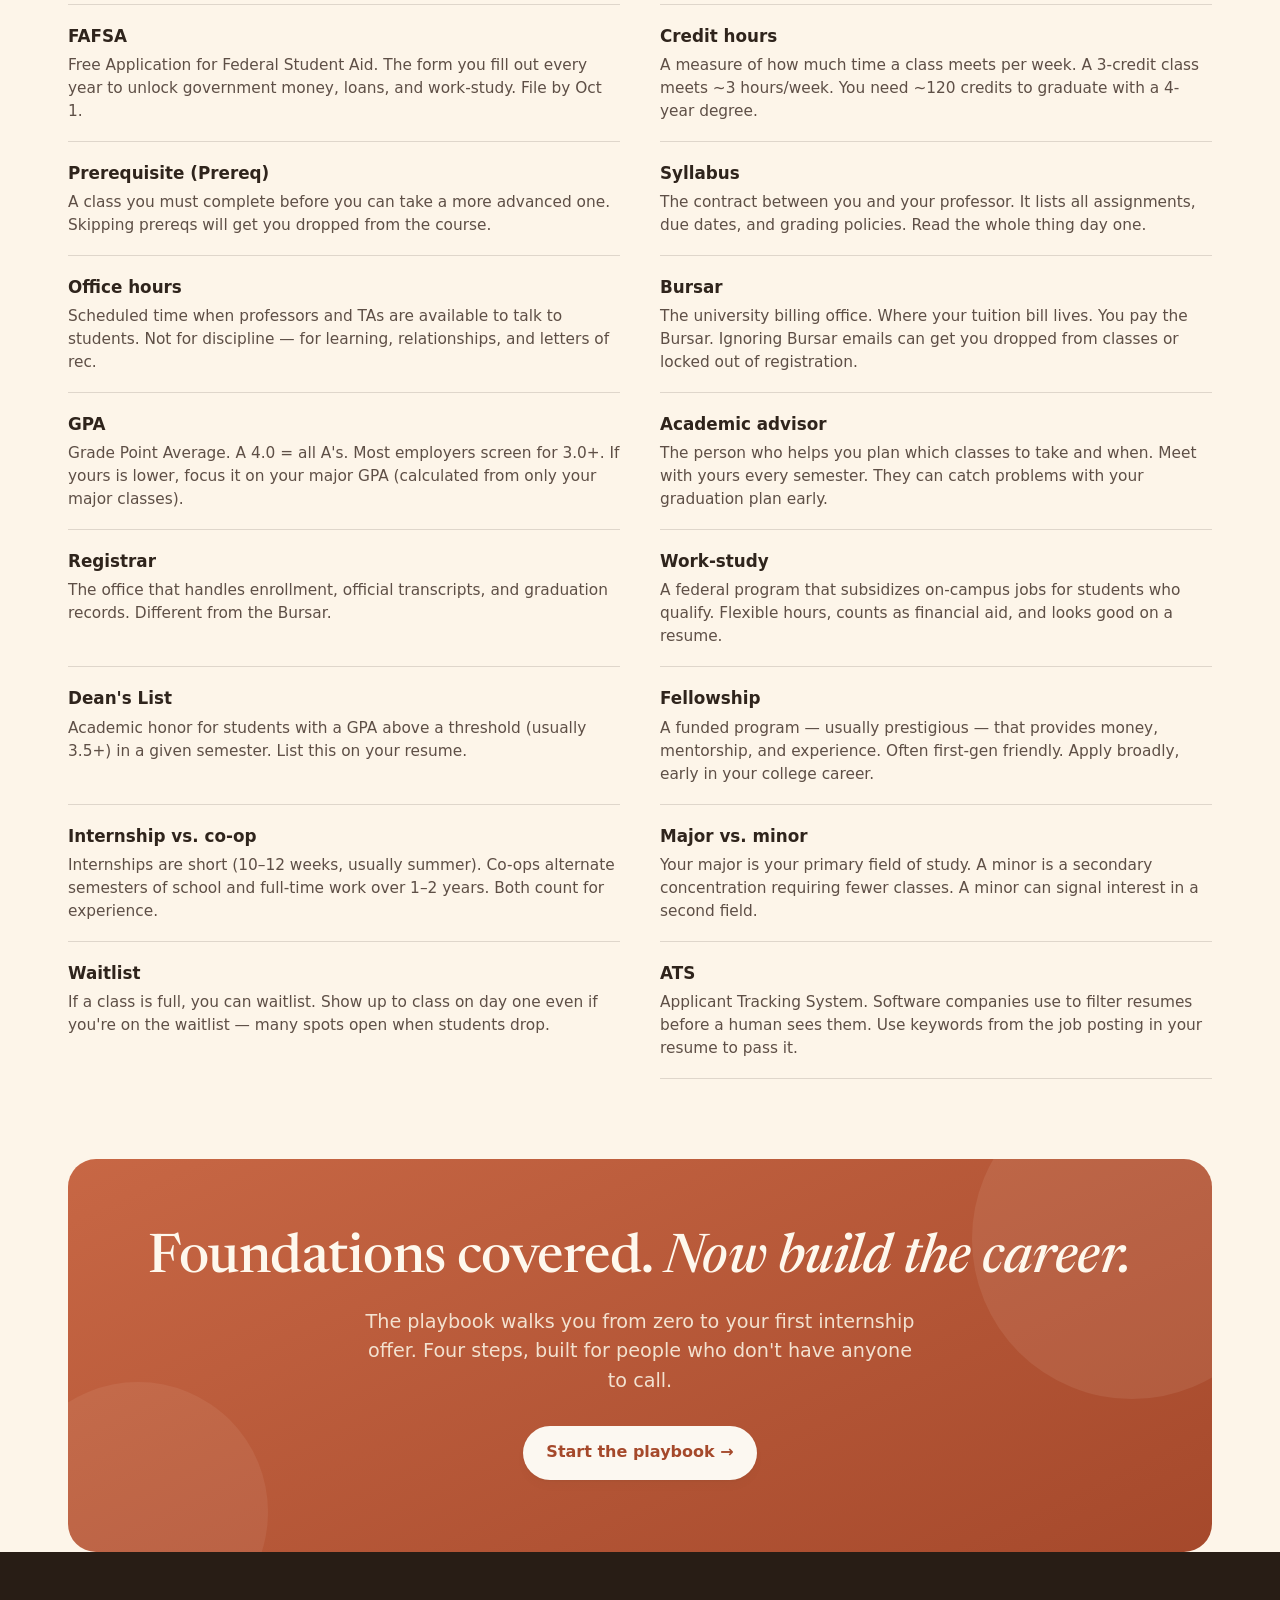
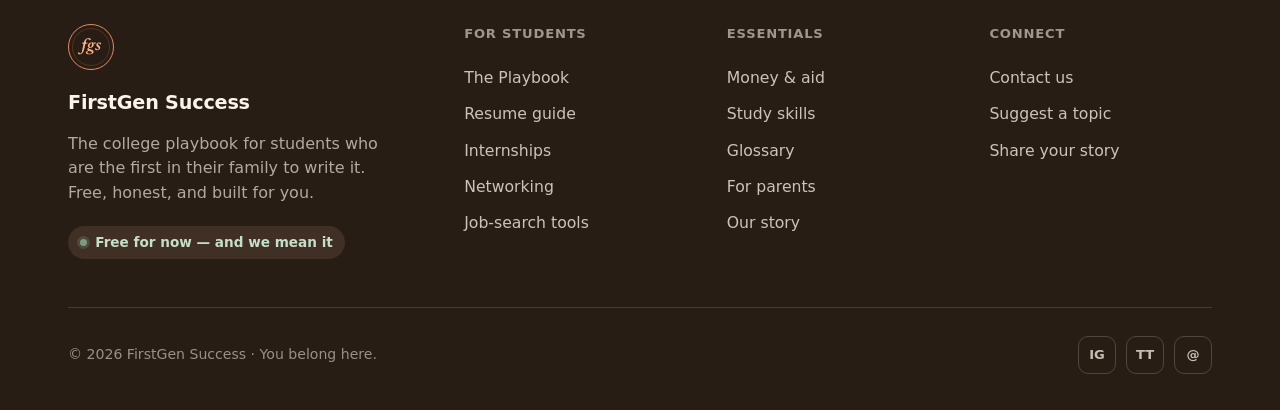
<file: essentials/index.html>
<!DOCTYPE html><html lang="en"> <head><meta charset="UTF-8"><meta name="viewport" content="width=device-width, initial-scale=1.0"><title>Essentials — FirstGen Success</title><meta name="description" content="Money, financial aid, study skills, and a plain-English glossary of college terms. The basics that make everything else work — for first-gen students."><meta property="og:title" content="Essentials — FirstGen Success"><meta property="og:description" content="Money, financial aid, study skills, and a plain-English glossary of college terms. The basics that make everything else work — for first-gen students."><meta property="og:type" content="website"><meta property="og:url" content="https://kainoa-builds.github.io/firstgensuccess/"><meta name="twitter:card" content="summary_large_image"><meta name="twitter:title" content="Essentials — FirstGen Success"><meta name="twitter:description" content="Money, financial aid, study skills, and a plain-English glossary of college terms. The basics that make everything else work — for first-gen students."><link rel="preconnect" href="https://fonts.googleapis.com"><link rel="preconnect" href="https://fonts.gstatic.com" crossorigin><link href="https://fonts.googleapis.com/css2?family=Newsreader:ital,opsz,wght@0,6..72,400;0,6..72,500;0,6..72,600;1,6..72,400;1,6..72,500&family=Hanken+Grotesque:wght@400;500;600;700&display=swap" rel="stylesheet"><link rel="stylesheet" href="/styles.css"></head> <body> <header id="header"> <div class="wrap nav"> <a class="brand" href="/" aria-label="FirstGen Success home"> <div class="logo">fgs</div> <div class="brand-text"> <span class="brand-name">FirstGen Success</span> <span class="brand-tag">first in your family? you belong here.</span> </div> </a> <nav class="nav-links" aria-label="Primary"> <a href="/" class>Home</a><a href="/playbook" class>The Playbook</a><a href="/tools" class>Tools</a><a href="/essentials" class="active">Essentials</a><a href="/parents" class>Parents</a><a href="/about" class>About</a> </nav> <div class="nav-right"> <a class="btn btn-primary" href="/playbook">Start the playbook <span class="arr">→</span></a> <button class="menu-btn" id="menuBtn" aria-label="Open menu" aria-expanded="false"> <span></span><span></span><span></span> </button> </div> </div> <div class="mobile-panel" id="mobilePanel"> <a href="/" class>Home</a><a href="/playbook" class>The Playbook</a><a href="/tools" class>Tools</a><a href="/essentials" class="active">Essentials</a><a href="/parents" class>Parents</a><a href="/about" class>About</a> <a class="btn btn-primary" href="/playbook">Start the playbook →</a> </div> </header> <script type="module">const l=document.getElementById("header"),o=()=>l.classList.toggle("scrolled",window.scrollY>8);window.addEventListener("scroll",o,{passive:!0});o();const t=document.getElementById("menuBtn"),n=document.getElementById("mobilePanel");t.addEventListener("click",()=>{const e=n.classList.toggle("open");t.setAttribute("aria-expanded",String(e)),document.body.style.overflow=e?"hidden":""});n.querySelectorAll("a").forEach(e=>e.addEventListener("click",()=>{n.classList.remove("open"),t.setAttribute("aria-expanded","false"),document.body.style.overflow=""}));</script> <main>   <section class="subhero"> <div class="wrap"> <span class="eyebrow"><span class="dot"></span> The foundations</span> <h1>You can't ace the interview<br><em>if the rest is on fire.</em></h1> <p class="lede">Career's the focus — but money stress and falling behind in class get in the way fast. Here's the quick, honest guide to the basics: money, study skills, and decoding the jargon.</p> <div class="pb-steps-nav"> <a href="#money" class="pb-step-chip">Money &amp; Aid</a> <a href="#study" class="pb-step-chip pb-step-chip--sage">Study Skills</a> <a href="#glossary" class="pb-step-chip">Glossary</a> </div> </div> </section>  <section class="pb-section" id="money"> <div class="wrap"> <div class="pb-section-head reveal"> <div class="pb-step-badge">Money &amp; Aid</div> <h2>Financial aid, decoded</h2> <p class="pb-section-lede">Thousands of dollars ride on paperwork nobody walks you through. Here's what FAFSA actually does, what free money exists, and what to do when the bill makes no sense.</p> </div> <div class="content-grid reveal"> <div class="content-main"> <div class="content-block"> <h3>FAFSA — what it actually is</h3> <p>The Free Application for Federal Student Aid. Filling it out is how you unlock federal grants, work-study, and subsidized loans. Not filling it out leaves free money on the table — literally.</p> <div class="checklist"> <div class="check-item"> <span class="ck-num">!</span> <div> <b>File every year — by October 1st</b> <p>FAFSA opens October 1st for the following school year. Many state grants are first-come, first-served. Early filers get more money. File the day it opens if you can.</p> </div> </div> <div class="check-item"> <span class="ck-num">!</span> <div> <b>Use the IRS Data Retrieval Tool</b> <p>Don't type in your tax info manually — use the tool inside FAFSA to pull it directly from the IRS. Faster, more accurate, fewer flags.</p> </div> </div> <div class="check-item"> <span class="ck-num">!</span> <div> <b>If your situation changed, say so</b> <p>Lost a job? Family income dropped? File a special circumstances appeal with your financial aid office. They have discretion to adjust your package — but only if you ask.</p> </div> </div> </div> </div> <div class="content-block"> <h3>Types of financial aid — what's what</h3> <div class="three-col"> <div class="three-card"> <b>Grants</b> <span class="prog-year" style="margin-bottom:6px; display:block;">Free money</span> <p>Pell Grant, state grants, school grants. You don't pay this back. Max out everything before taking loans.</p> </div> <div class="three-card"> <b>Scholarships</b> <span class="prog-year" style="margin-bottom:6px; display:block;">Free money</span> <p>External awards based on merit, need, identity, major, or community. Thousands exist. Many go unclaimed. Apply consistently starting freshman year.</p> </div> <div class="three-card"> <b>Work-Study</b> <span class="prog-year" style="margin-bottom:6px; display:block;">Earned money</span> <p>Part-time on-campus jobs subsidized by the government. Flexible hours, decent pay, and builds your resume. Accept it if offered.</p> </div> </div> <div class="three-col" style="margin-top:16px;"> <div class="three-card"> <b>Subsidized Loans</b> <span class="prog-year" style="margin-bottom:6px; display:block;">Government pays interest in school</span> <p>Borrow these before unsubsidized. Interest doesn't accrue while you're in school. Repay these last.</p> </div> <div class="three-card"> <b>Unsubsidized Loans</b> <span class="prog-year" style="margin-bottom:6px; display:block;">Interest starts immediately</span> <p>Still federal, still low-rate — but interest accrues from day one. Borrow only what you need.</p> </div> <div class="three-card"> <b>PLUS / Private Loans</b> <span class="prog-year" style="margin-bottom:6px; display:block;">Last resort</span> <p>Higher rates, less protection. Exhaust all federal options first. If you must use private, shop rates and read every line.</p> </div> </div> </div> <div class="content-block"> <h3>Scholarship resources worth bookmarking</h3> <div class="resource-links"> <a class="res-link-item" href="https://bold.org" target="_blank" rel="noopener"> <span class="rli-name">Bold.org</span> <span class="rli-desc">Large database of scholarships, many first-gen specific. Free to apply.</span> <span class="rli-go">Open ↗</span> </a> <a class="res-link-item" href="https://studentaid.gov" target="_blank" rel="noopener"> <span class="rli-name">studentaid.gov</span> <span class="rli-desc">Official FAFSA portal. Manage your federal aid, loans, and repayment here.</span> <span class="rli-go">Open ↗</span> </a> <a class="res-link-item" href="https://www.fastweb.com" target="_blank" rel="noopener"> <span class="rli-name">Fastweb</span> <span class="rli-desc">Personalized scholarship matching. Create a profile, get matched.</span> <span class="rli-go">Open ↗</span> </a> <a class="res-link-item" href="https://www.cappex.com" target="_blank" rel="noopener"> <span class="rli-name">Cappex</span> <span class="rli-desc">Another scholarship database worth checking, especially for state-specific awards.</span> <span class="rli-go">Open ↗</span> </a> </div> </div> </div> <div class="content-sidebar"> <div class="sidebar-card sidebar-card--highlight"> <div class="sidebar-card-label">The real FAFSA tip</div> <p>File early — state aid is first-come, first-served and runs out. Students who file in October get more than students who file in March for the same family income.</p> </div> <div class="sidebar-card"> <div class="sidebar-card-label">Your financial aid office</div> <p>Most students never go. The ones who go get more money. Ask about emergency funds, additional grants, and hardship exceptions. Be direct. They want to help.</p> </div> </div> </div> </div> </section>  <section class="pb-section pb-section--alt" id="study"> <div class="wrap"> <div class="pb-section-head reveal"> <div class="pb-step-badge pb-step-badge--sage">Study Skills</div> <h2>How to actually study in college</h2> <p class="pb-section-lede">High school studying strategies don't translate. College moves faster, the stakes are higher, and no one checks in on you. Here's what actually works.</p> </div> <div class="content-grid reveal"> <div class="content-main"> <div class="content-block"> <h3>The syllabus is your operating manual</h3> <p>On day one of every class, read the entire syllabus. Put every exam, paper, and deadline into your phone calendar immediately. Most first-gen students fail not because they can't do the work — because they got surprised by a deadline they didn't know was coming.</p> </div> <div class="content-block"> <h3>Note-taking that actually helps you study</h3> <div class="checklist"> <div class="check-item"> <span class="ck-num">1</span> <div> <b>Cornell Method</b> <p>Divide your page: narrow left column for keywords/questions, wide right for notes, bottom for a summary. Review by covering the right side and testing yourself with your questions.</p> </div> </div> <div class="check-item"> <span class="ck-num">2</span> <div> <b>Write it by hand when you can</b> <p>Research consistently shows handwritten notes lead to better retention. Typing encourages transcription. Handwriting forces you to process.</p> </div> </div> <div class="check-item"> <span class="ck-num">3</span> <div> <b>Review within 24 hours</b> <p>The forgetting curve is steep. Reviewing notes the same night or next day locks in 80% more than waiting until before the exam.</p> </div> </div> </div> </div> <div class="content-block"> <h3>Office hours — the most underused resource in college</h3> <p>Professors and TAs have set-aside time specifically to talk to you. Most students never go. The ones who go get:</p> <div class="three-col"> <div class="three-card"> <b>Better grades</b> <p>Professors see you as a person. They know you're engaged. This affects grading judgment on borderline work.</p> </div> <div class="three-card"> <b>Recommendation letters</b> <p>You can't get a strong letter from someone who's never spoken to you. Office hours is how you build that relationship.</p> </div> <div class="three-card"> <b>Research opportunities</b> <p>Undergrad research opens doors. Most opportunities come from professors knowing your face. Go to office hours before you need anything.</p> </div> </div> <div class="example-box" style="margin-top:20px;"> <div class="ex-good"> <span class="ex-label ex-label--good">What to say when you walk in</span> <p>"Hi Professor, I'm [name] from your [class]. I wanted to clarify something from lecture / check my understanding of [topic] / talk about the upcoming exam." That's it. You don't need to be struggling to go.</p> </div> </div> </div> <div class="content-block"> <h3>Time management basics</h3> <div class="checklist"> <div class="check-item"> <span class="ck-num">✓</span> <div> <b>Time block, don't to-do list</b> <p>Put study sessions on your calendar like appointments. A to-do list has no defense against a distraction. A blocked calendar does.</p> </div> </div> <div class="check-item"> <span class="ck-num">✓</span> <div> <b>Work backward from deadlines</b> <p>Paper due Friday? Block time Tuesday to outline, Wednesday to draft, Thursday to revise. Never start the night before.</p> </div> </div> <div class="check-item"> <span class="ck-num">✓</span> <div> <b>Protect your sleep</b> <p>All-nighters reliably tank performance. A rested brain on 7 hours beats an exhausted brain on 12 hours of cramming. Sleep is a study strategy.</p> </div> </div> </div> </div> </div> <div class="content-sidebar"> <div class="sidebar-card"> <div class="sidebar-card-label">Tutoring is free</div> <p>Your tuition covers free tutoring at the campus learning center. Almost no one uses it. Go especially for STEM and writing-heavy classes.</p> </div> <div class="sidebar-card sidebar-card--highlight"> <div class="sidebar-card-label">Imposter syndrome</div> <p>The feeling that you don't belong or aren't smart enough? Every first-gen student has it. So do most other students — they just don't say it. You belong here. The data backs this up.</p> </div> </div> </div> </div> </section>  <section class="pb-section" id="glossary"> <div class="wrap"> <div class="pb-section-head reveal"> <div class="pb-step-badge">Glossary</div> <h2>College, in plain English</h2> <p class="pb-section-lede">Everyone else in the room already knows what these words mean. Now you do too.</p> </div> <div class="glossary-grid reveal"> <div class="glos-item"><b>FAFSA</b><p>Free Application for Federal Student Aid. The form you fill out every year to unlock government money, loans, and work-study. File by Oct 1.</p></div> <div class="glos-item"><b>Credit hours</b><p>A measure of how much time a class meets per week. A 3-credit class meets ~3 hours/week. You need ~120 credits to graduate with a 4-year degree.</p></div> <div class="glos-item"><b>Prerequisite (Prereq)</b><p>A class you must complete before you can take a more advanced one. Skipping prereqs will get you dropped from the course.</p></div> <div class="glos-item"><b>Syllabus</b><p>The contract between you and your professor. It lists all assignments, due dates, and grading policies. Read the whole thing day one.</p></div> <div class="glos-item"><b>Office hours</b><p>Scheduled time when professors and TAs are available to talk to students. Not for discipline — for learning, relationships, and letters of rec.</p></div> <div class="glos-item"><b>Bursar</b><p>The university billing office. Where your tuition bill lives. You pay the Bursar. Ignoring Bursar emails can get you dropped from classes or locked out of registration.</p></div> <div class="glos-item"><b>GPA</b><p>Grade Point Average. A 4.0 = all A's. Most employers screen for 3.0+. If yours is lower, focus it on your major GPA (calculated from only your major classes).</p></div> <div class="glos-item"><b>Academic advisor</b><p>The person who helps you plan which classes to take and when. Meet with yours every semester. They can catch problems with your graduation plan early.</p></div> <div class="glos-item"><b>Registrar</b><p>The office that handles enrollment, official transcripts, and graduation records. Different from the Bursar.</p></div> <div class="glos-item"><b>Work-study</b><p>A federal program that subsidizes on-campus jobs for students who qualify. Flexible hours, counts as financial aid, and looks good on a resume.</p></div> <div class="glos-item"><b>Dean's List</b><p>Academic honor for students with a GPA above a threshold (usually 3.5+) in a given semester. List this on your resume.</p></div> <div class="glos-item"><b>Fellowship</b><p>A funded program — usually prestigious — that provides money, mentorship, and experience. Often first-gen friendly. Apply broadly, early in your college career.</p></div> <div class="glos-item"><b>Internship vs. co-op</b><p>Internships are short (10–12 weeks, usually summer). Co-ops alternate semesters of school and full-time work over 1–2 years. Both count for experience.</p></div> <div class="glos-item"><b>Major vs. minor</b><p>Your major is your primary field of study. A minor is a secondary concentration requiring fewer classes. A minor can signal interest in a second field.</p></div> <div class="glos-item"><b>Waitlist</b><p>If a class is full, you can waitlist. Show up to class on day one even if you're on the waitlist — many spots open when students drop.</p></div> <div class="glos-item"><b>ATS</b><p>Applicant Tracking System. Software companies use to filter resumes before a human sees them. Use keywords from the job posting in your resume to pass it.</p></div> </div> </div> </section>  <section class="band"> <div class="wrap"> <div class="band-inner reveal"> <div class="bk"> <h2>Foundations covered. <em>Now build the career.</em></h2> <p>The playbook walks you from zero to your first internship offer. Four steps, built for people who don't have anyone to call.</p> <a class="btn btn-primary" href="/playbook">Start the playbook →</a> </div> </div> </div> </section>  </main> <footer> <div class="wrap"> <div class="foot-grid"> <div class="foot-brand"> <div class="logo">fgs</div> <div class="brand-name" style="font-weight:700;">FirstGen Success</div> <p class="foot-blurb">The college playbook for students who are the first in their family to write it. Free, honest, and built for you.</p> <span class="foot-free"><span class="dot"></span> Free for now — and we mean it</span> </div> <div class="foot-col"> <h5>For Students</h5> <a href="/playbook">The Playbook</a><a href="/playbook#resume">Resume guide</a><a href="/playbook#internships">Internships</a><a href="/playbook#networking">Networking</a><a href="/tools">Job-search tools</a> </div><div class="foot-col"> <h5>Essentials</h5> <a href="/essentials#money">Money &amp; aid</a><a href="/essentials#study">Study skills</a><a href="/essentials#glossary">Glossary</a><a href="/parents">For parents</a><a href="/about">Our story</a> </div><div class="foot-col"> <h5>Connect</h5> <a href="/about#contact">Contact us</a><a href="/about#suggest">Suggest a topic</a><a href="/about#story">Share your story</a> </div> </div> <div class="foot-bottom"> <span>© 2026 FirstGen Success · You belong here.</span> <div class="foot-social"> <a href="#" aria-label="Instagram">IG</a> <a href="#" aria-label="TikTok">TT</a> <a href="mailto:hello@firstgensuccess.com" aria-label="Email">@</a> </div> </div> </div> </footer> <script type="module">const r=new IntersectionObserver(e=>{e.forEach(t=>{t.isIntersecting&&(t.target.classList.add("in"),r.unobserve(t.target))})},{threshold:.06,rootMargin:"0px 0px -30px 0px"});document.querySelectorAll(".reveal").forEach(e=>r.observe(e));window.addEventListener("load",()=>{document.querySelectorAll(".reveal").forEach(e=>{e.getBoundingClientRect().top<window.innerHeight&&e.classList.add("in")})});</script> </body> </html>
</file>
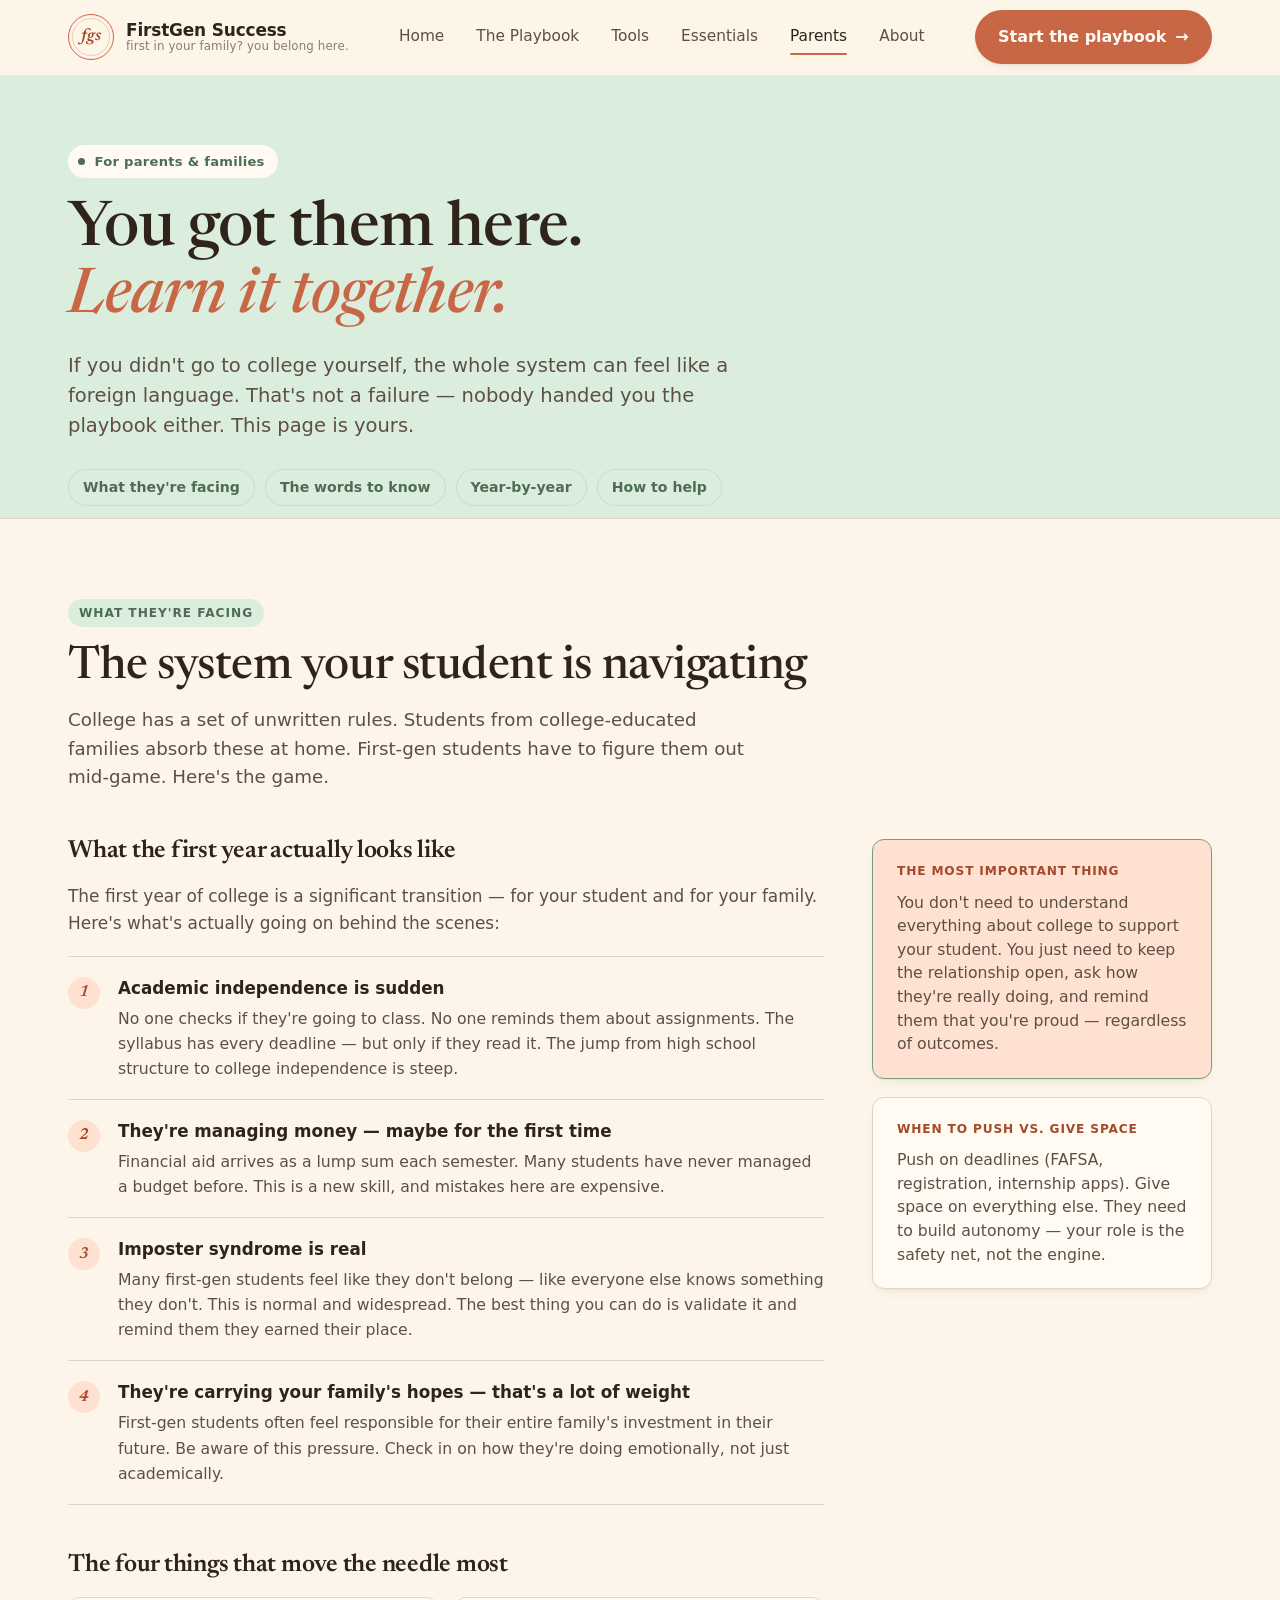
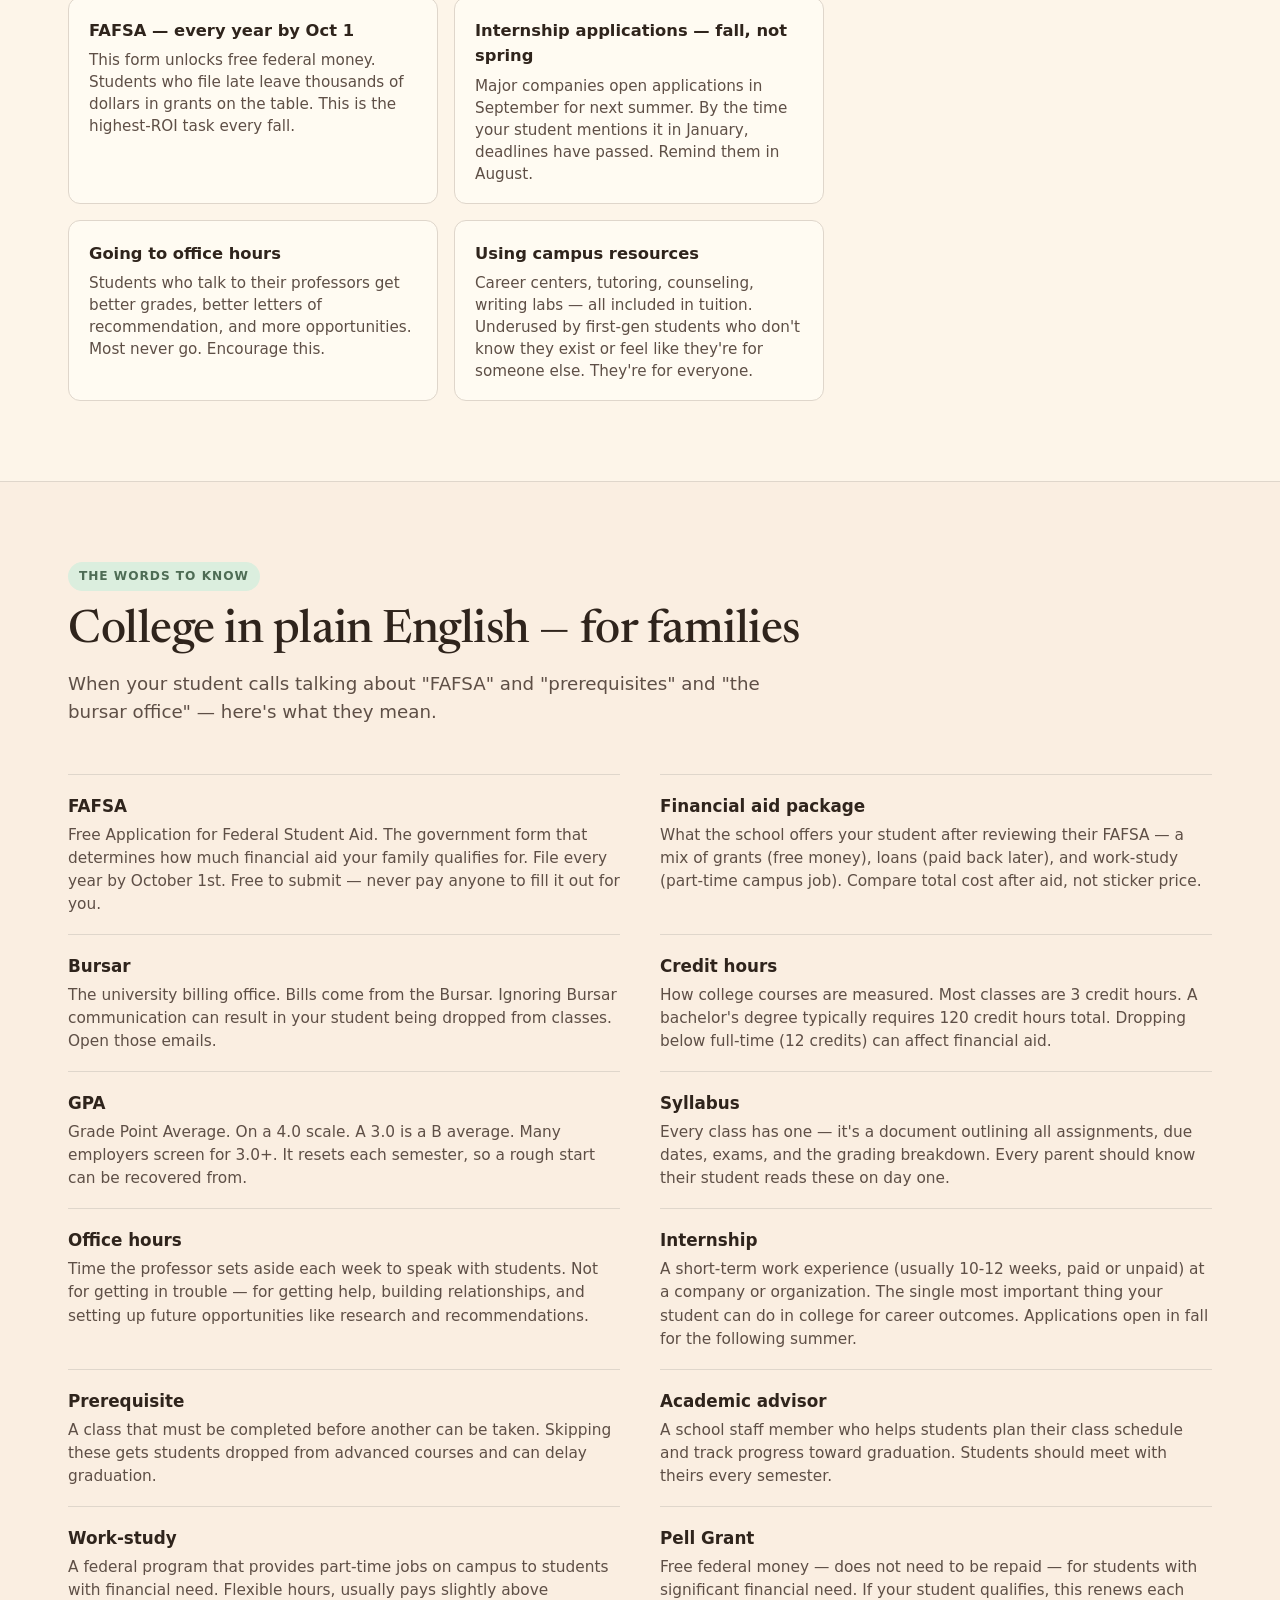
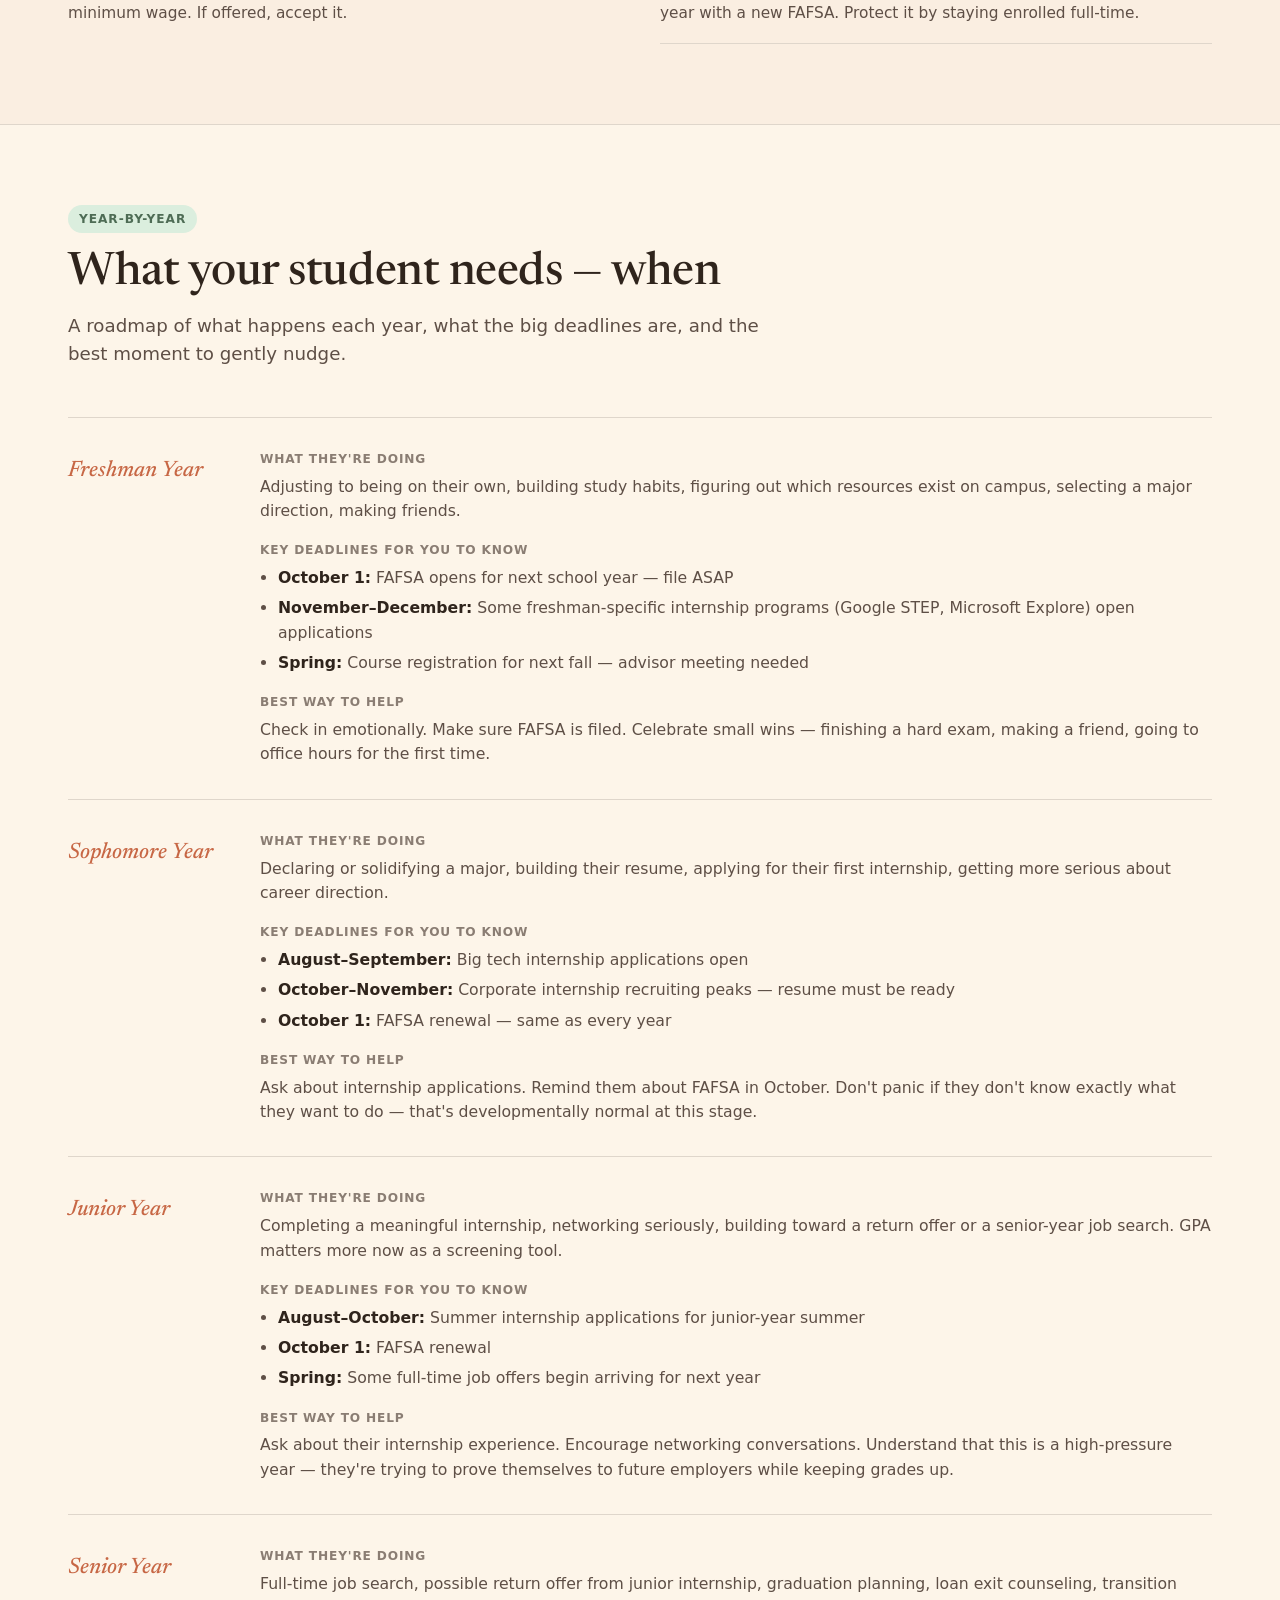
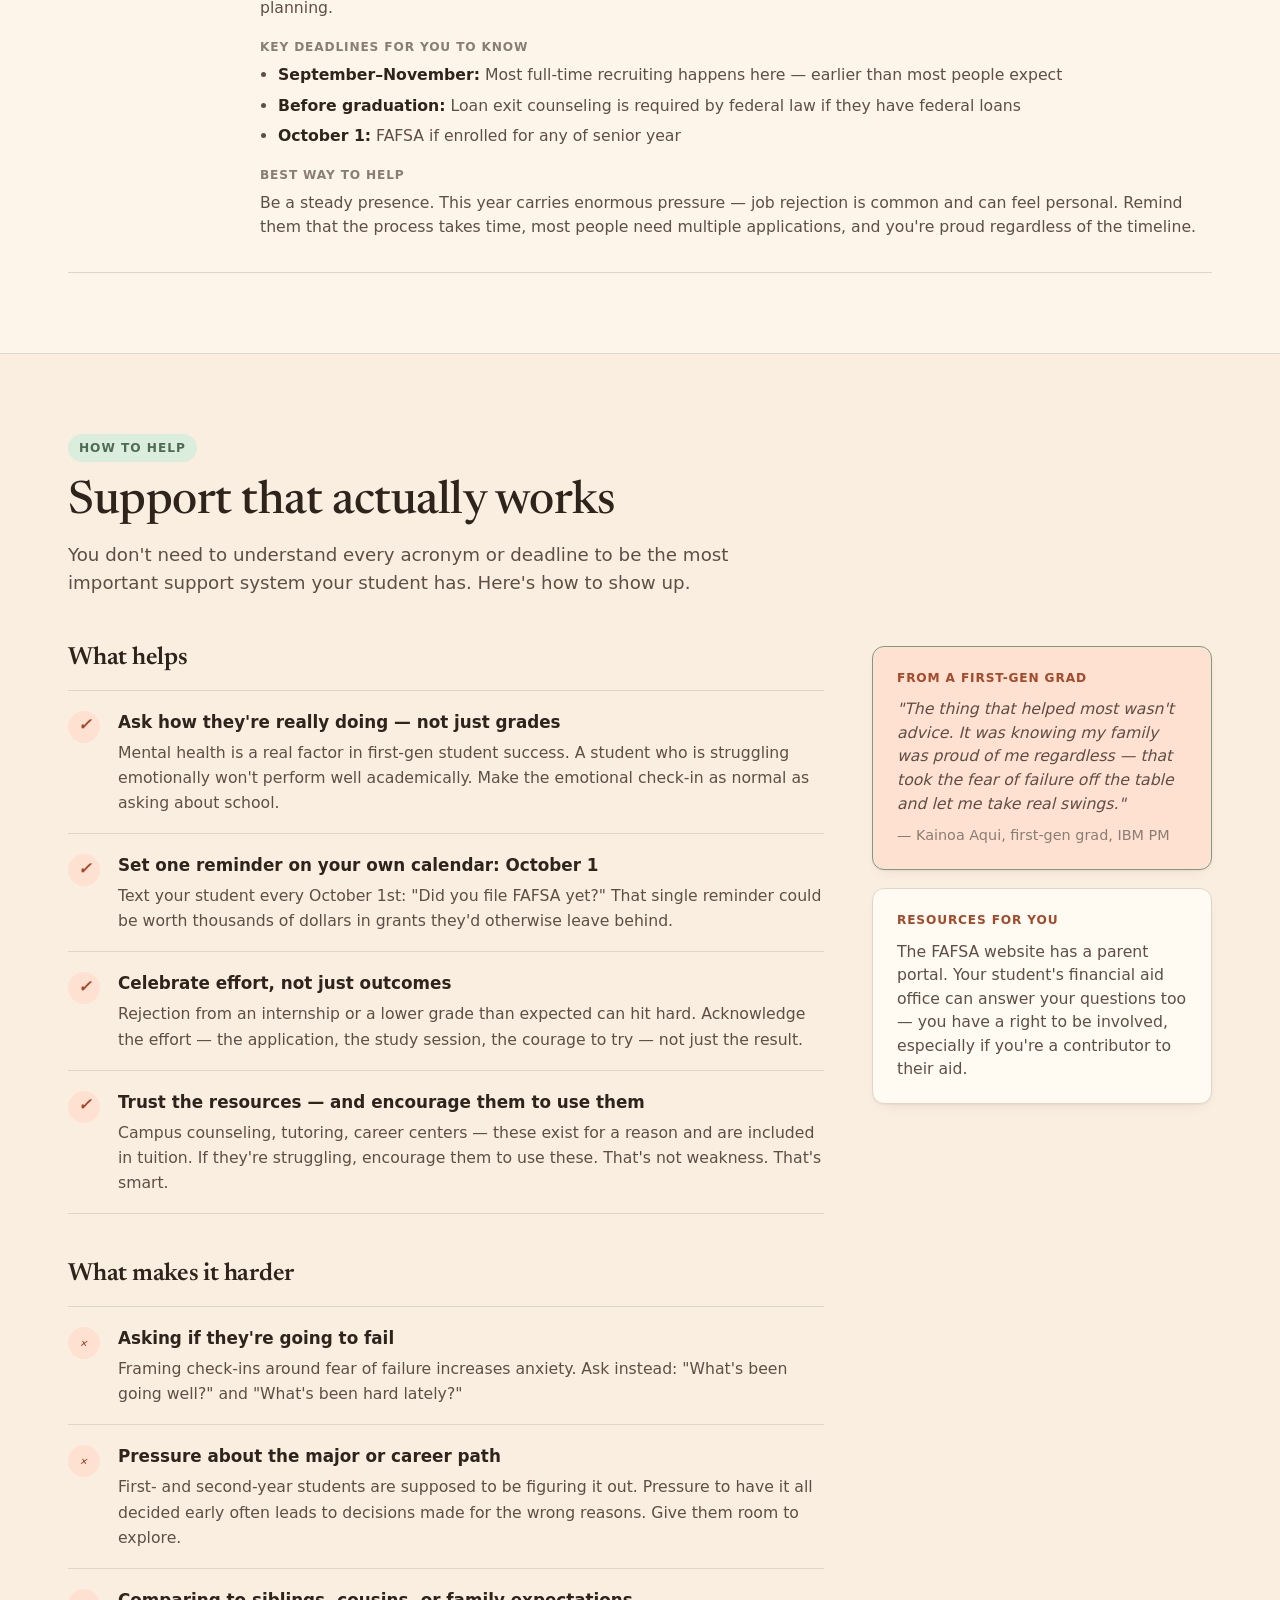
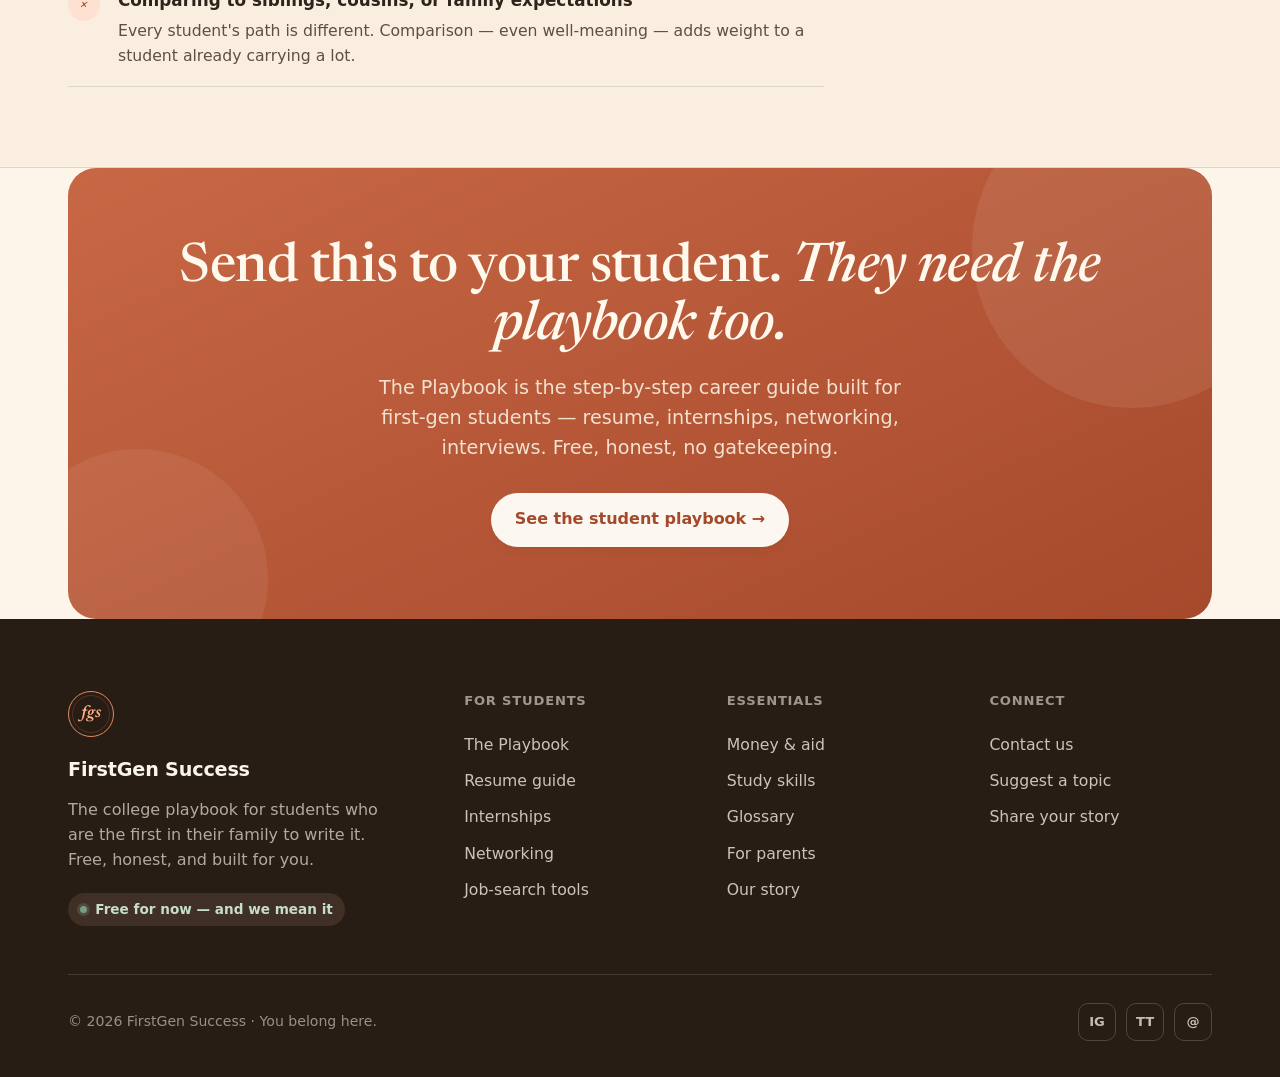
<file: parents/index.html>
<!DOCTYPE html><html lang="en"> <head><meta charset="UTF-8"><meta name="viewport" content="width=device-width, initial-scale=1.0"><title>For Parents — FirstGen Success</title><meta name="description" content="A plain-English guide for parents of first-generation college students. Understand what your student is facing, the big deadlines, and how to support them."><meta property="og:title" content="For Parents — FirstGen Success"><meta property="og:description" content="A plain-English guide for parents of first-generation college students. Understand what your student is facing, the big deadlines, and how to support them."><meta property="og:type" content="website"><meta property="og:url" content="https://kainoa-builds.github.io/firstgensuccess/"><meta name="twitter:card" content="summary_large_image"><meta name="twitter:title" content="For Parents — FirstGen Success"><meta name="twitter:description" content="A plain-English guide for parents of first-generation college students. Understand what your student is facing, the big deadlines, and how to support them."><link rel="preconnect" href="https://fonts.googleapis.com"><link rel="preconnect" href="https://fonts.gstatic.com" crossorigin><link href="https://fonts.googleapis.com/css2?family=Newsreader:ital,opsz,wght@0,6..72,400;0,6..72,500;0,6..72,600;1,6..72,400;1,6..72,500&family=Hanken+Grotesque:wght@400;500;600;700&display=swap" rel="stylesheet"><link rel="stylesheet" href="/styles.css"></head> <body> <header id="header"> <div class="wrap nav"> <a class="brand" href="/" aria-label="FirstGen Success home"> <div class="logo">fgs</div> <div class="brand-text"> <span class="brand-name">FirstGen Success</span> <span class="brand-tag">first in your family? you belong here.</span> </div> </a> <nav class="nav-links" aria-label="Primary"> <a href="/" class>Home</a><a href="/playbook" class>The Playbook</a><a href="/tools" class>Tools</a><a href="/essentials" class>Essentials</a><a href="/parents" class="active">Parents</a><a href="/about" class>About</a> </nav> <div class="nav-right"> <a class="btn btn-primary" href="/playbook">Start the playbook <span class="arr">→</span></a> <button class="menu-btn" id="menuBtn" aria-label="Open menu" aria-expanded="false"> <span></span><span></span><span></span> </button> </div> </div> <div class="mobile-panel" id="mobilePanel"> <a href="/" class>Home</a><a href="/playbook" class>The Playbook</a><a href="/tools" class>Tools</a><a href="/essentials" class>Essentials</a><a href="/parents" class="active">Parents</a><a href="/about" class>About</a> <a class="btn btn-primary" href="/playbook">Start the playbook →</a> </div> </header> <script type="module">const l=document.getElementById("header"),o=()=>l.classList.toggle("scrolled",window.scrollY>8);window.addEventListener("scroll",o,{passive:!0});o();const t=document.getElementById("menuBtn"),n=document.getElementById("mobilePanel");t.addEventListener("click",()=>{const e=n.classList.toggle("open");t.setAttribute("aria-expanded",String(e)),document.body.style.overflow=e?"hidden":""});n.querySelectorAll("a").forEach(e=>e.addEventListener("click",()=>{n.classList.remove("open"),t.setAttribute("aria-expanded","false"),document.body.style.overflow=""}));</script> <main>   <section class="subhero" style="background:var(--sage-tint); border-bottom:1px solid var(--line);"> <div class="wrap"> <span class="eyebrow" style="background:var(--card); color:var(--sage-deep);"><span class="dot" style="background:var(--sage-deep);"></span> For parents &amp; families</span> <h1>You got them here.<br><em>Learn it together.</em></h1> <p class="lede">If you didn't go to college yourself, the whole system can feel like a foreign language. That's not a failure — nobody handed you the playbook either. This page is yours.</p> <div class="pb-steps-nav"> <a href="#what-theyre-facing" class="pb-step-chip pb-step-chip--sage">What they're facing</a> <a href="#the-words" class="pb-step-chip pb-step-chip--sage">The words to know</a> <a href="#the-timeline" class="pb-step-chip pb-step-chip--sage">Year-by-year</a> <a href="#how-to-help" class="pb-step-chip pb-step-chip--sage">How to help</a> </div> </div> </section>  <section class="pb-section" id="what-theyre-facing"> <div class="wrap"> <div class="pb-section-head reveal"> <div class="pb-step-badge pb-step-badge--sage">What they're facing</div> <h2>The system your student is navigating</h2> <p class="pb-section-lede">College has a set of unwritten rules. Students from college-educated families absorb these at home. First-gen students have to figure them out mid-game. Here's the game.</p> </div> <div class="content-grid reveal"> <div class="content-main"> <div class="content-block"> <h3>What the first year actually looks like</h3> <p>The first year of college is a significant transition — for your student and for your family. Here's what's actually going on behind the scenes:</p> <div class="checklist"> <div class="check-item"> <span class="ck-num">1</span> <div> <b>Academic independence is sudden</b> <p>No one checks if they're going to class. No one reminds them about assignments. The syllabus has every deadline — but only if they read it. The jump from high school structure to college independence is steep.</p> </div> </div> <div class="check-item"> <span class="ck-num">2</span> <div> <b>They're managing money — maybe for the first time</b> <p>Financial aid arrives as a lump sum each semester. Many students have never managed a budget before. This is a new skill, and mistakes here are expensive.</p> </div> </div> <div class="check-item"> <span class="ck-num">3</span> <div> <b>Imposter syndrome is real</b> <p>Many first-gen students feel like they don't belong — like everyone else knows something they don't. This is normal and widespread. The best thing you can do is validate it and remind them they earned their place.</p> </div> </div> <div class="check-item"> <span class="ck-num">4</span> <div> <b>They're carrying your family's hopes — that's a lot of weight</b> <p>First-gen students often feel responsible for their entire family's investment in their future. Be aware of this pressure. Check in on how they're doing emotionally, not just academically.</p> </div> </div> </div> </div> <div class="content-block"> <h3>The four things that move the needle most</h3> <div class="three-col" style="grid-template-columns:repeat(2,1fr);"> <div class="three-card"> <b>FAFSA — every year by Oct 1</b> <p>This form unlocks free federal money. Students who file late leave thousands of dollars in grants on the table. This is the highest-ROI task every fall.</p> </div> <div class="three-card"> <b>Internship applications — fall, not spring</b> <p>Major companies open applications in September for next summer. By the time your student mentions it in January, deadlines have passed. Remind them in August.</p> </div> <div class="three-card"> <b>Going to office hours</b> <p>Students who talk to their professors get better grades, better letters of recommendation, and more opportunities. Most never go. Encourage this.</p> </div> <div class="three-card"> <b>Using campus resources</b> <p>Career centers, tutoring, counseling, writing labs — all included in tuition. Underused by first-gen students who don't know they exist or feel like they're for someone else. They're for everyone.</p> </div> </div> </div> </div> <div class="content-sidebar"> <div class="sidebar-card sidebar-card--highlight" style="border-color:var(--sage);"> <div class="sidebar-card-label">The most important thing</div> <p>You don't need to understand everything about college to support your student. You just need to keep the relationship open, ask how they're really doing, and remind them that you're proud — regardless of outcomes.</p> </div> <div class="sidebar-card"> <div class="sidebar-card-label">When to push vs. give space</div> <p>Push on deadlines (FAFSA, registration, internship apps). Give space on everything else. They need to build autonomy — your role is the safety net, not the engine.</p> </div> </div> </div> </div> </section>  <section class="pb-section pb-section--alt" id="the-words"> <div class="wrap"> <div class="pb-section-head reveal"> <div class="pb-step-badge pb-step-badge--sage">The words to know</div> <h2>College in plain English — for families</h2> <p class="pb-section-lede">When your student calls talking about "FAFSA" and "prerequisites" and "the bursar office" — here's what they mean.</p> </div> <div class="glossary-grid reveal"> <div class="glos-item"><b>FAFSA</b><p>Free Application for Federal Student Aid. The government form that determines how much financial aid your family qualifies for. File every year by October 1st. Free to submit — never pay anyone to fill it out for you.</p></div> <div class="glos-item"><b>Financial aid package</b><p>What the school offers your student after reviewing their FAFSA — a mix of grants (free money), loans (paid back later), and work-study (part-time campus job). Compare total cost after aid, not sticker price.</p></div> <div class="glos-item"><b>Bursar</b><p>The university billing office. Bills come from the Bursar. Ignoring Bursar communication can result in your student being dropped from classes. Open those emails.</p></div> <div class="glos-item"><b>Credit hours</b><p>How college courses are measured. Most classes are 3 credit hours. A bachelor's degree typically requires 120 credit hours total. Dropping below full-time (12 credits) can affect financial aid.</p></div> <div class="glos-item"><b>GPA</b><p>Grade Point Average. On a 4.0 scale. A 3.0 is a B average. Many employers screen for 3.0+. It resets each semester, so a rough start can be recovered from.</p></div> <div class="glos-item"><b>Syllabus</b><p>Every class has one — it's a document outlining all assignments, due dates, exams, and the grading breakdown. Every parent should know their student reads these on day one.</p></div> <div class="glos-item"><b>Office hours</b><p>Time the professor sets aside each week to speak with students. Not for getting in trouble — for getting help, building relationships, and setting up future opportunities like research and recommendations.</p></div> <div class="glos-item"><b>Internship</b><p>A short-term work experience (usually 10-12 weeks, paid or unpaid) at a company or organization. The single most important thing your student can do in college for career outcomes. Applications open in fall for the following summer.</p></div> <div class="glos-item"><b>Prerequisite</b><p>A class that must be completed before another can be taken. Skipping these gets students dropped from advanced courses and can delay graduation.</p></div> <div class="glos-item"><b>Academic advisor</b><p>A school staff member who helps students plan their class schedule and track progress toward graduation. Students should meet with theirs every semester.</p></div> <div class="glos-item"><b>Work-study</b><p>A federal program that provides part-time jobs on campus to students with financial need. Flexible hours, usually pays slightly above minimum wage. If offered, accept it.</p></div> <div class="glos-item"><b>Pell Grant</b><p>Free federal money — does not need to be repaid — for students with significant financial need. If your student qualifies, this renews each year with a new FAFSA. Protect it by staying enrolled full-time.</p></div> </div> </div> </section>  <section class="pb-section" id="the-timeline"> <div class="wrap"> <div class="pb-section-head reveal"> <div class="pb-step-badge pb-step-badge--sage">Year-by-year</div> <h2>What your student needs — when</h2> <p class="pb-section-lede">A roadmap of what happens each year, what the big deadlines are, and the best moment to gently nudge.</p> </div> <div class="reveal"> <div class="parent-timeline"> <div class="ptl-item"> <div class="ptl-year">Freshman Year</div> <div class="ptl-content"> <div class="ptl-section"> <div class="ptl-section-label">What they're doing</div> <p>Adjusting to being on their own, building study habits, figuring out which resources exist on campus, selecting a major direction, making friends.</p> </div> <div class="ptl-section"> <div class="ptl-section-label">Key deadlines for you to know</div> <ul class="ptl-list"> <li><b>October 1:</b> FAFSA opens for next school year — file ASAP</li> <li><b>November–December:</b> Some freshman-specific internship programs (Google STEP, Microsoft Explore) open applications</li> <li><b>Spring:</b> Course registration for next fall — advisor meeting needed</li> </ul> </div> <div class="ptl-section"> <div class="ptl-section-label">Best way to help</div> <p>Check in emotionally. Make sure FAFSA is filed. Celebrate small wins — finishing a hard exam, making a friend, going to office hours for the first time.</p> </div> </div> </div> <div class="ptl-item"> <div class="ptl-year">Sophomore Year</div> <div class="ptl-content"> <div class="ptl-section"> <div class="ptl-section-label">What they're doing</div> <p>Declaring or solidifying a major, building their resume, applying for their first internship, getting more serious about career direction.</p> </div> <div class="ptl-section"> <div class="ptl-section-label">Key deadlines for you to know</div> <ul class="ptl-list"> <li><b>August–September:</b> Big tech internship applications open</li> <li><b>October–November:</b> Corporate internship recruiting peaks — resume must be ready</li> <li><b>October 1:</b> FAFSA renewal — same as every year</li> </ul> </div> <div class="ptl-section"> <div class="ptl-section-label">Best way to help</div> <p>Ask about internship applications. Remind them about FAFSA in October. Don't panic if they don't know exactly what they want to do — that's developmentally normal at this stage.</p> </div> </div> </div> <div class="ptl-item"> <div class="ptl-year">Junior Year</div> <div class="ptl-content"> <div class="ptl-section"> <div class="ptl-section-label">What they're doing</div> <p>Completing a meaningful internship, networking seriously, building toward a return offer or a senior-year job search. GPA matters more now as a screening tool.</p> </div> <div class="ptl-section"> <div class="ptl-section-label">Key deadlines for you to know</div> <ul class="ptl-list"> <li><b>August–October:</b> Summer internship applications for junior-year summer</li> <li><b>October 1:</b> FAFSA renewal</li> <li><b>Spring:</b> Some full-time job offers begin arriving for next year</li> </ul> </div> <div class="ptl-section"> <div class="ptl-section-label">Best way to help</div> <p>Ask about their internship experience. Encourage networking conversations. Understand that this is a high-pressure year — they're trying to prove themselves to future employers while keeping grades up.</p> </div> </div> </div> <div class="ptl-item"> <div class="ptl-year">Senior Year</div> <div class="ptl-content"> <div class="ptl-section"> <div class="ptl-section-label">What they're doing</div> <p>Full-time job search, possible return offer from junior internship, graduation planning, loan exit counseling, transition planning.</p> </div> <div class="ptl-section"> <div class="ptl-section-label">Key deadlines for you to know</div> <ul class="ptl-list"> <li><b>September–November:</b> Most full-time recruiting happens here — earlier than most people expect</li> <li><b>Before graduation:</b> Loan exit counseling is required by federal law if they have federal loans</li> <li><b>October 1:</b> FAFSA if enrolled for any of senior year</li> </ul> </div> <div class="ptl-section"> <div class="ptl-section-label">Best way to help</div> <p>Be a steady presence. This year carries enormous pressure — job rejection is common and can feel personal. Remind them that the process takes time, most people need multiple applications, and you're proud regardless of the timeline.</p> </div> </div> </div> </div> </div> </div> </section>  <section class="pb-section pb-section--alt" id="how-to-help"> <div class="wrap"> <div class="pb-section-head reveal"> <div class="pb-step-badge pb-step-badge--sage">How to help</div> <h2>Support that actually works</h2> <p class="pb-section-lede">You don't need to understand every acronym or deadline to be the most important support system your student has. Here's how to show up.</p> </div> <div class="content-grid reveal"> <div class="content-main"> <div class="content-block"> <h3>What helps</h3> <div class="checklist"> <div class="check-item"> <span class="ck-num">✓</span> <div> <b>Ask how they're really doing — not just grades</b> <p>Mental health is a real factor in first-gen student success. A student who is struggling emotionally won't perform well academically. Make the emotional check-in as normal as asking about school.</p> </div> </div> <div class="check-item"> <span class="ck-num">✓</span> <div> <b>Set one reminder on your own calendar: October 1</b> <p>Text your student every October 1st: "Did you file FAFSA yet?" That single reminder could be worth thousands of dollars in grants they'd otherwise leave behind.</p> </div> </div> <div class="check-item"> <span class="ck-num">✓</span> <div> <b>Celebrate effort, not just outcomes</b> <p>Rejection from an internship or a lower grade than expected can hit hard. Acknowledge the effort — the application, the study session, the courage to try — not just the result.</p> </div> </div> <div class="check-item"> <span class="ck-num">✓</span> <div> <b>Trust the resources — and encourage them to use them</b> <p>Campus counseling, tutoring, career centers — these exist for a reason and are included in tuition. If they're struggling, encourage them to use these. That's not weakness. That's smart.</p> </div> </div> </div> </div> <div class="content-block"> <h3>What makes it harder</h3> <div class="checklist"> <div class="check-item"> <span class="ck-num">×</span> <div> <b>Asking if they're going to fail</b> <p>Framing check-ins around fear of failure increases anxiety. Ask instead: "What's been going well?" and "What's been hard lately?"</p> </div> </div> <div class="check-item"> <span class="ck-num">×</span> <div> <b>Pressure about the major or career path</b> <p>First- and second-year students are supposed to be figuring it out. Pressure to have it all decided early often leads to decisions made for the wrong reasons. Give them room to explore.</p> </div> </div> <div class="check-item"> <span class="ck-num">×</span> <div> <b>Comparing to siblings, cousins, or family expectations</b> <p>Every student's path is different. Comparison — even well-meaning — adds weight to a student already carrying a lot.</p> </div> </div> </div> </div> </div> <div class="content-sidebar"> <div class="sidebar-card sidebar-card--highlight" style="border-color:var(--sage);"> <div class="sidebar-card-label">From a first-gen grad</div> <p style="font-style:italic;">"The thing that helped most wasn't advice. It was knowing my family was proud of me regardless — that took the fear of failure off the table and let me take real swings."</p> <p style="font-size:.9rem; margin-top:10px; color:var(--ink-faint);">— Kainoa Aqui, first-gen grad, IBM PM</p> </div> <div class="sidebar-card"> <div class="sidebar-card-label">Resources for you</div> <p>The FAFSA website has a parent portal. Your student's financial aid office can answer your questions too — you have a right to be involved, especially if you're a contributor to their aid.</p> </div> </div> </div> </div> </section>  <section class="band"> <div class="wrap"> <div class="band-inner reveal"> <div class="bk"> <h2>Send this to your student. <em>They need the playbook too.</em></h2> <p>The Playbook is the step-by-step career guide built for first-gen students — resume, internships, networking, interviews. Free, honest, no gatekeeping.</p> <a class="btn btn-primary" href="/playbook">See the student playbook →</a> </div> </div> </div> </section>  </main> <footer> <div class="wrap"> <div class="foot-grid"> <div class="foot-brand"> <div class="logo">fgs</div> <div class="brand-name" style="font-weight:700;">FirstGen Success</div> <p class="foot-blurb">The college playbook for students who are the first in their family to write it. Free, honest, and built for you.</p> <span class="foot-free"><span class="dot"></span> Free for now — and we mean it</span> </div> <div class="foot-col"> <h5>For Students</h5> <a href="/playbook">The Playbook</a><a href="/playbook#resume">Resume guide</a><a href="/playbook#internships">Internships</a><a href="/playbook#networking">Networking</a><a href="/tools">Job-search tools</a> </div><div class="foot-col"> <h5>Essentials</h5> <a href="/essentials#money">Money &amp; aid</a><a href="/essentials#study">Study skills</a><a href="/essentials#glossary">Glossary</a><a href="/parents">For parents</a><a href="/about">Our story</a> </div><div class="foot-col"> <h5>Connect</h5> <a href="/about#contact">Contact us</a><a href="/about#suggest">Suggest a topic</a><a href="/about#story">Share your story</a> </div> </div> <div class="foot-bottom"> <span>© 2026 FirstGen Success · You belong here.</span> <div class="foot-social"> <a href="#" aria-label="Instagram">IG</a> <a href="#" aria-label="TikTok">TT</a> <a href="mailto:hello@firstgensuccess.com" aria-label="Email">@</a> </div> </div> </div> </footer> <script type="module">const r=new IntersectionObserver(e=>{e.forEach(t=>{t.isIntersecting&&(t.target.classList.add("in"),r.unobserve(t.target))})},{threshold:.06,rootMargin:"0px 0px -30px 0px"});document.querySelectorAll(".reveal").forEach(e=>r.observe(e));window.addEventListener("load",()=>{document.querySelectorAll(".reveal").forEach(e=>{e.getBoundingClientRect().top<window.innerHeight&&e.classList.add("in")})});</script> </body> </html>
</file>
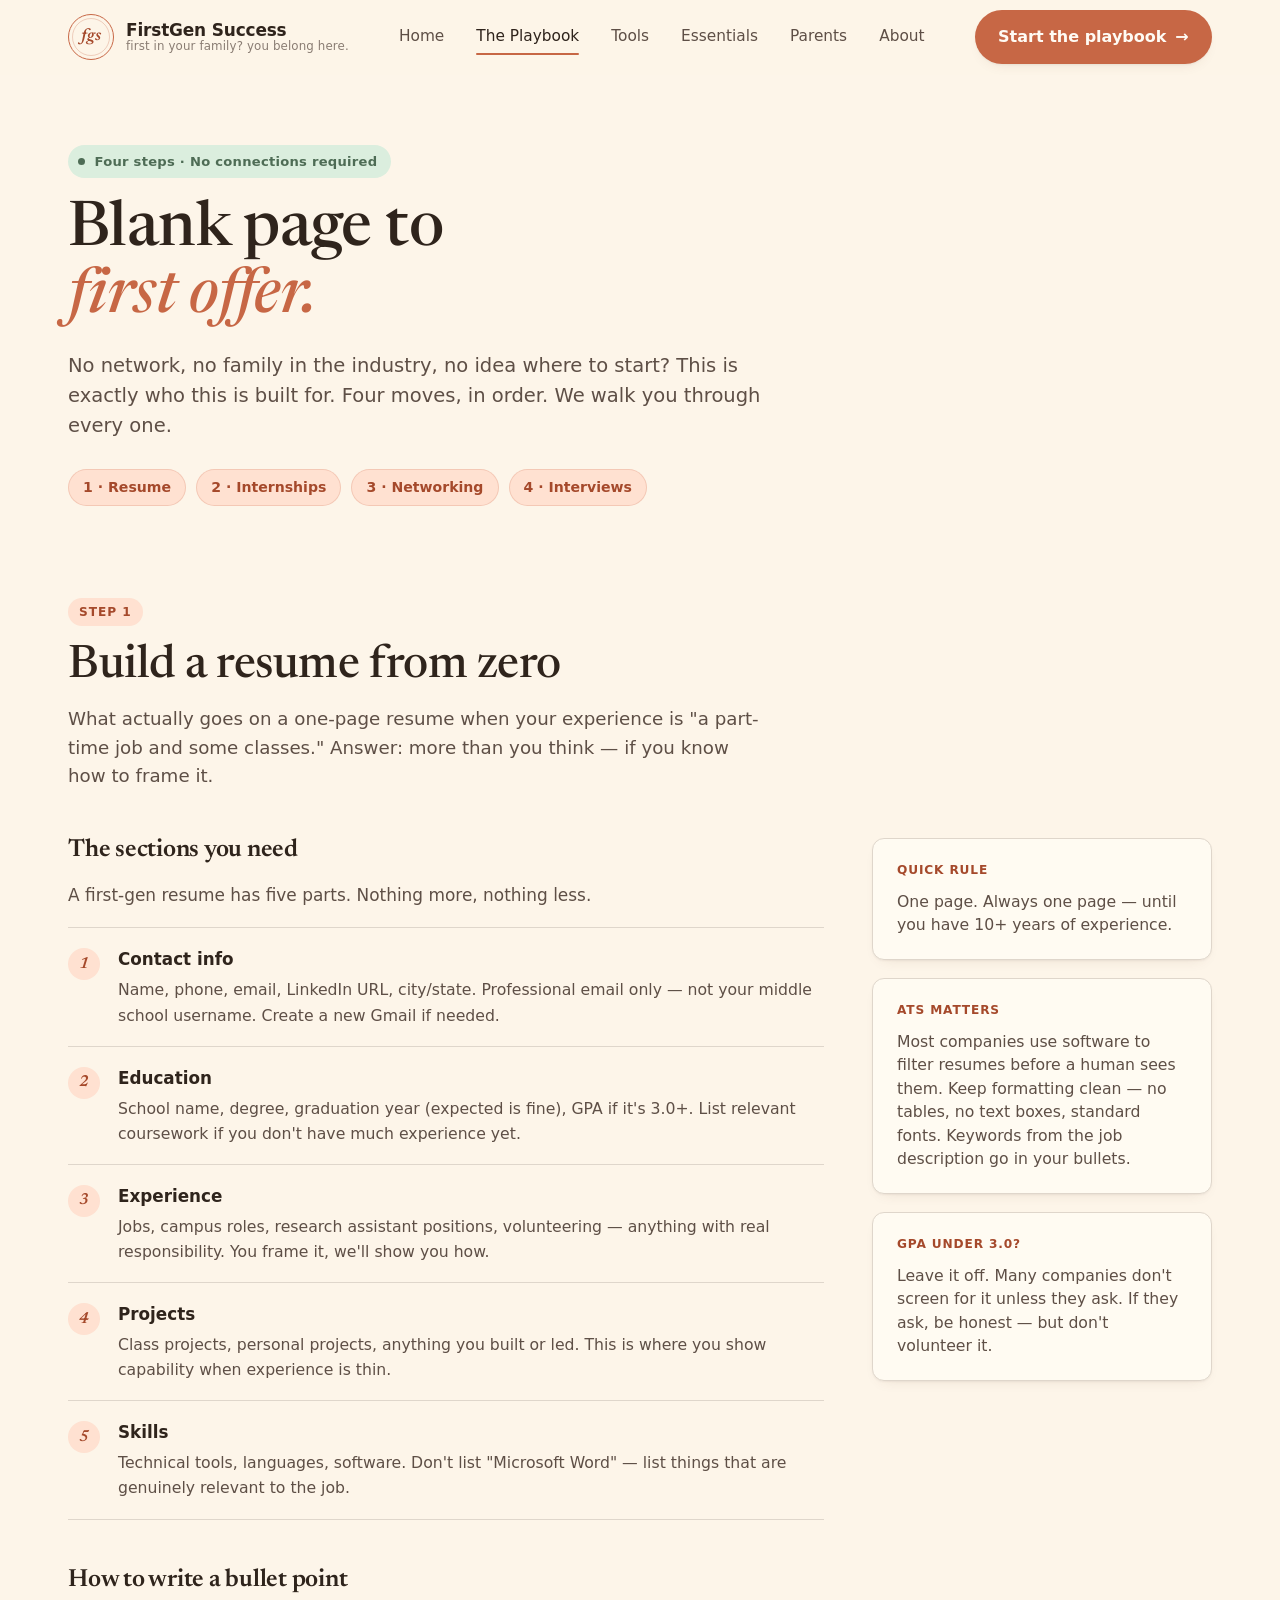
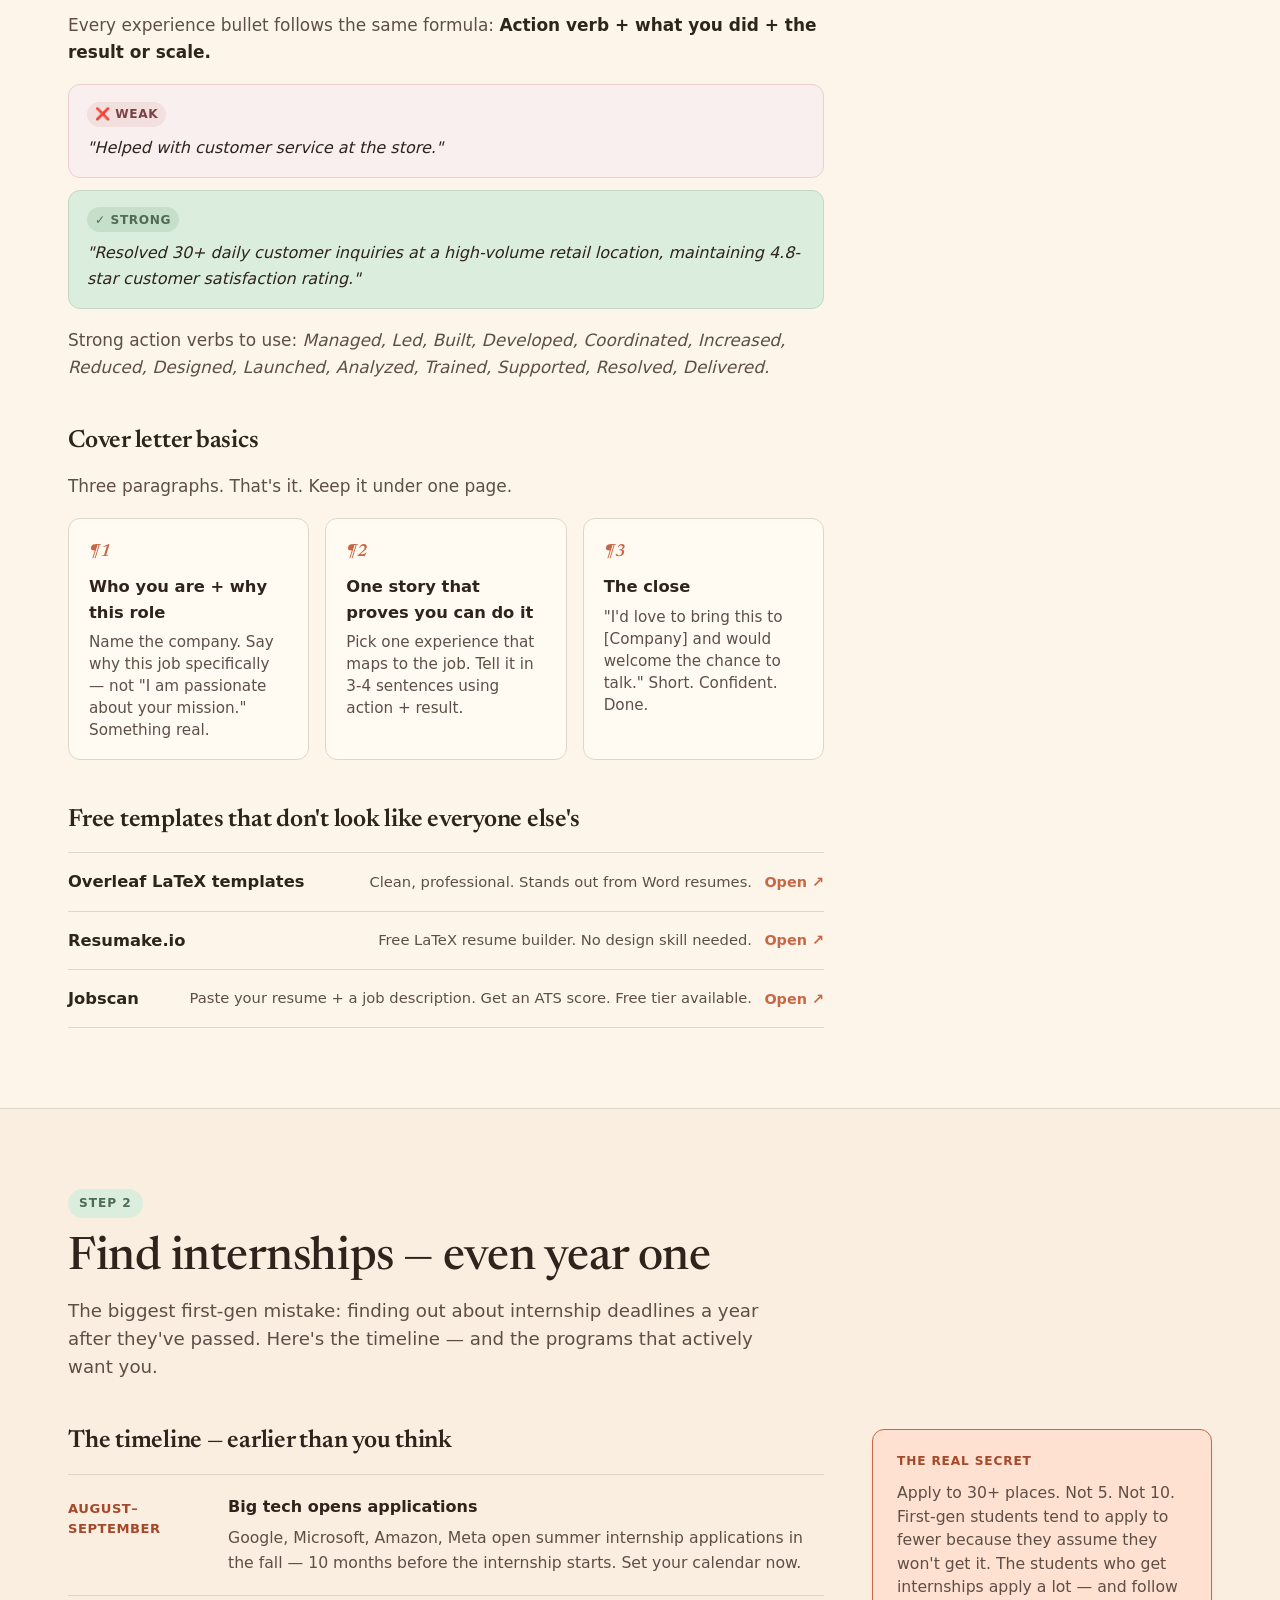
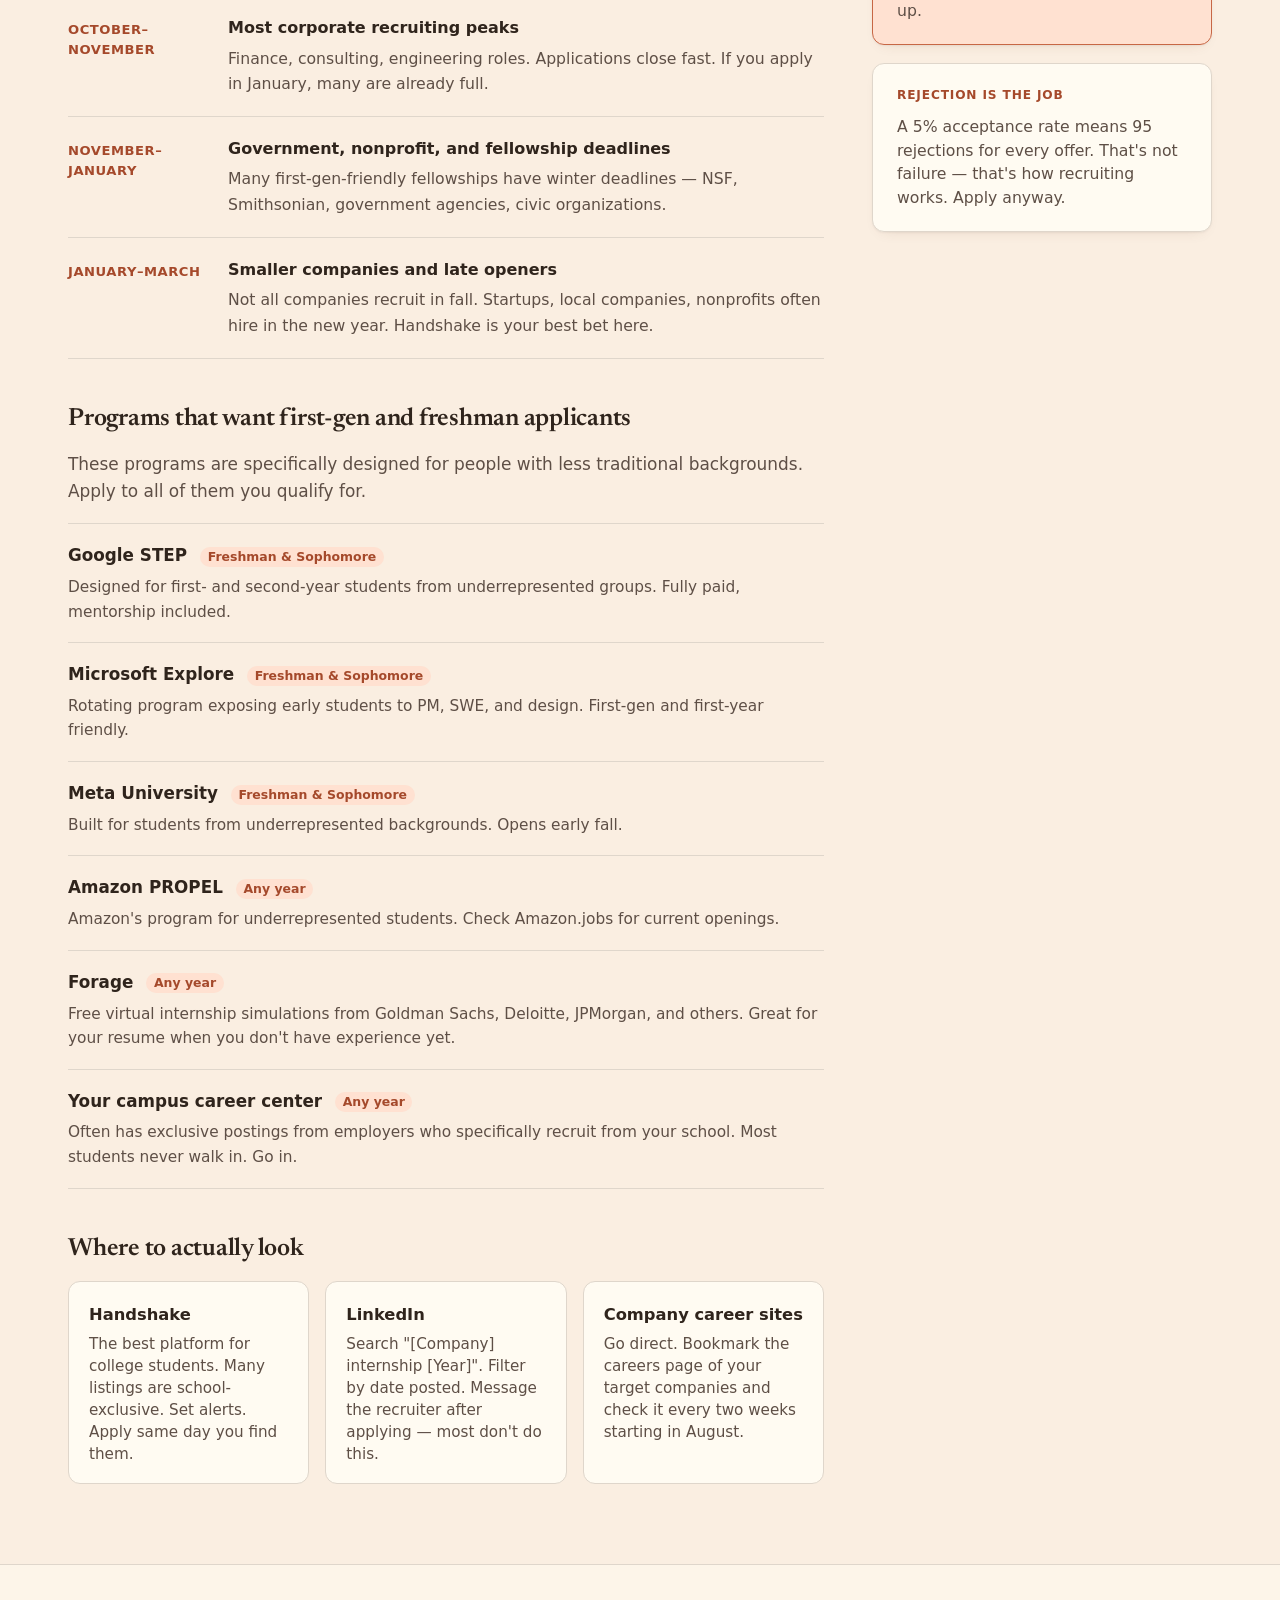
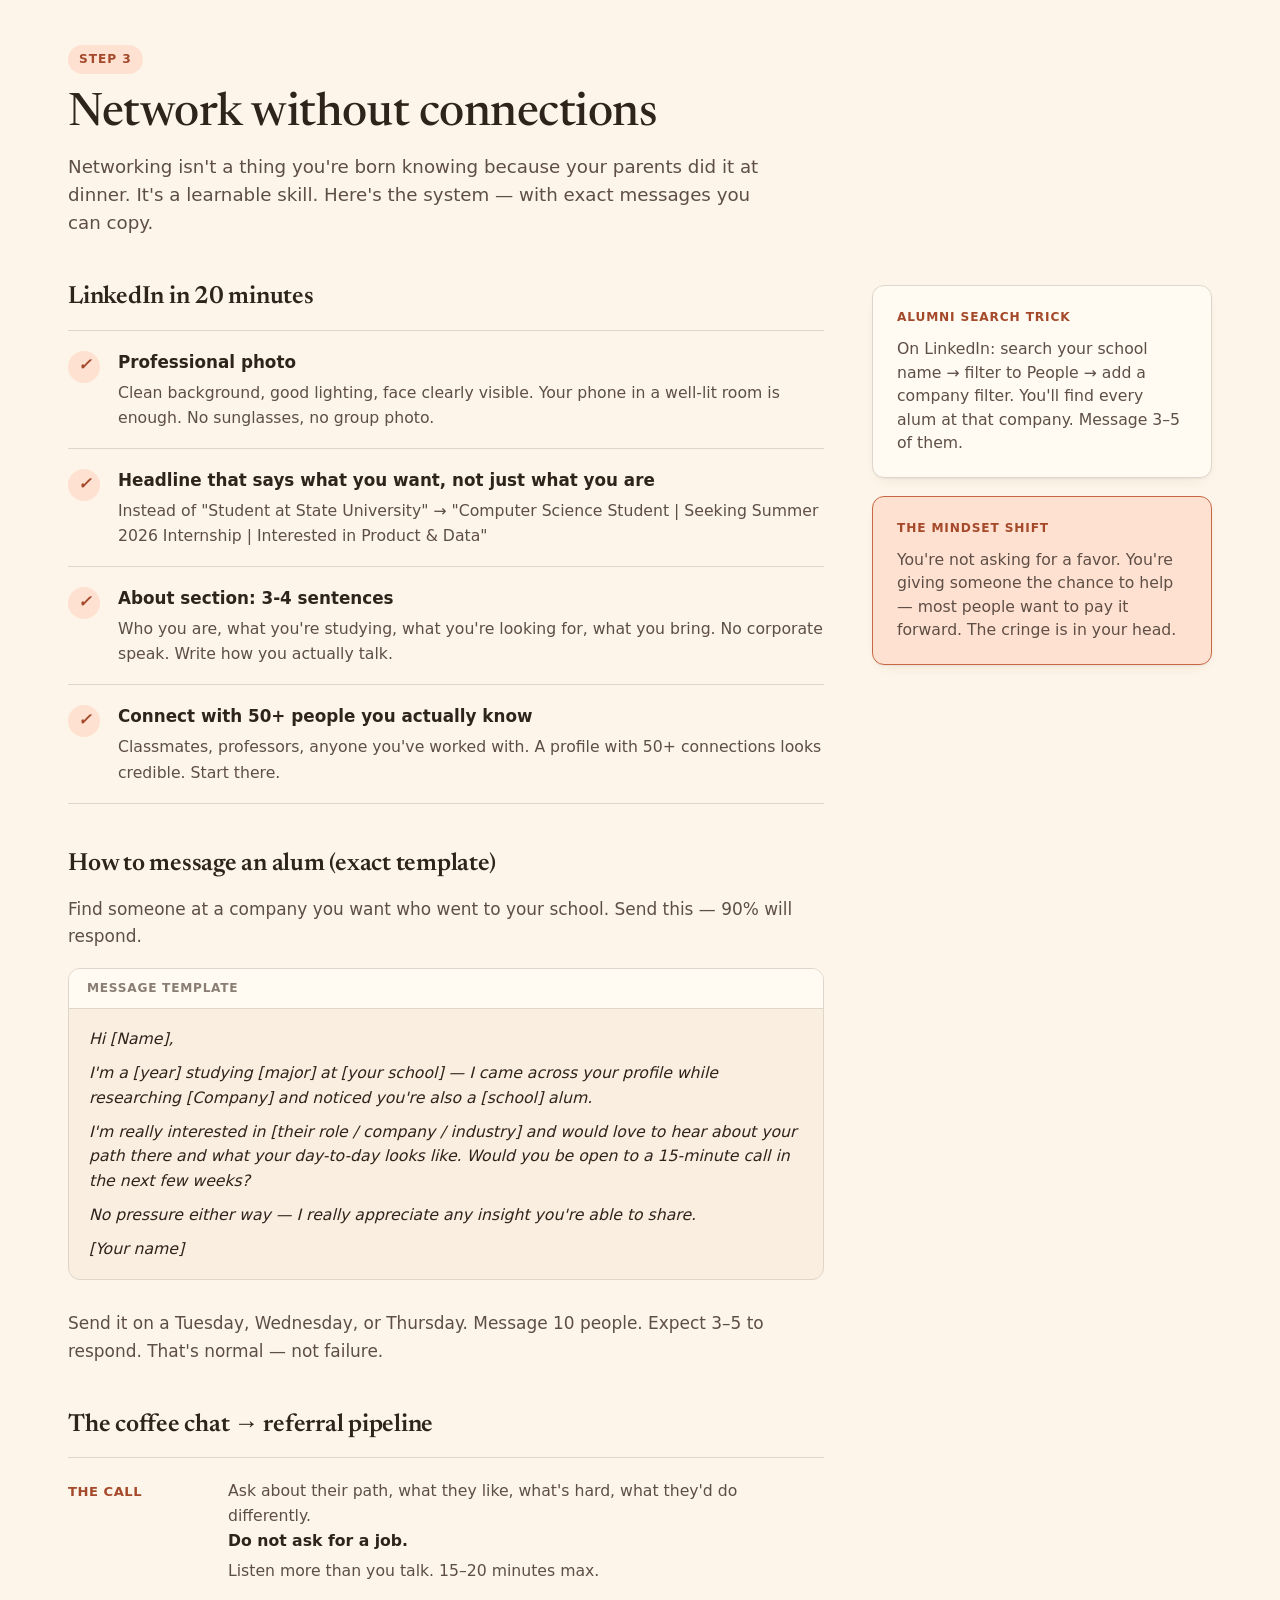
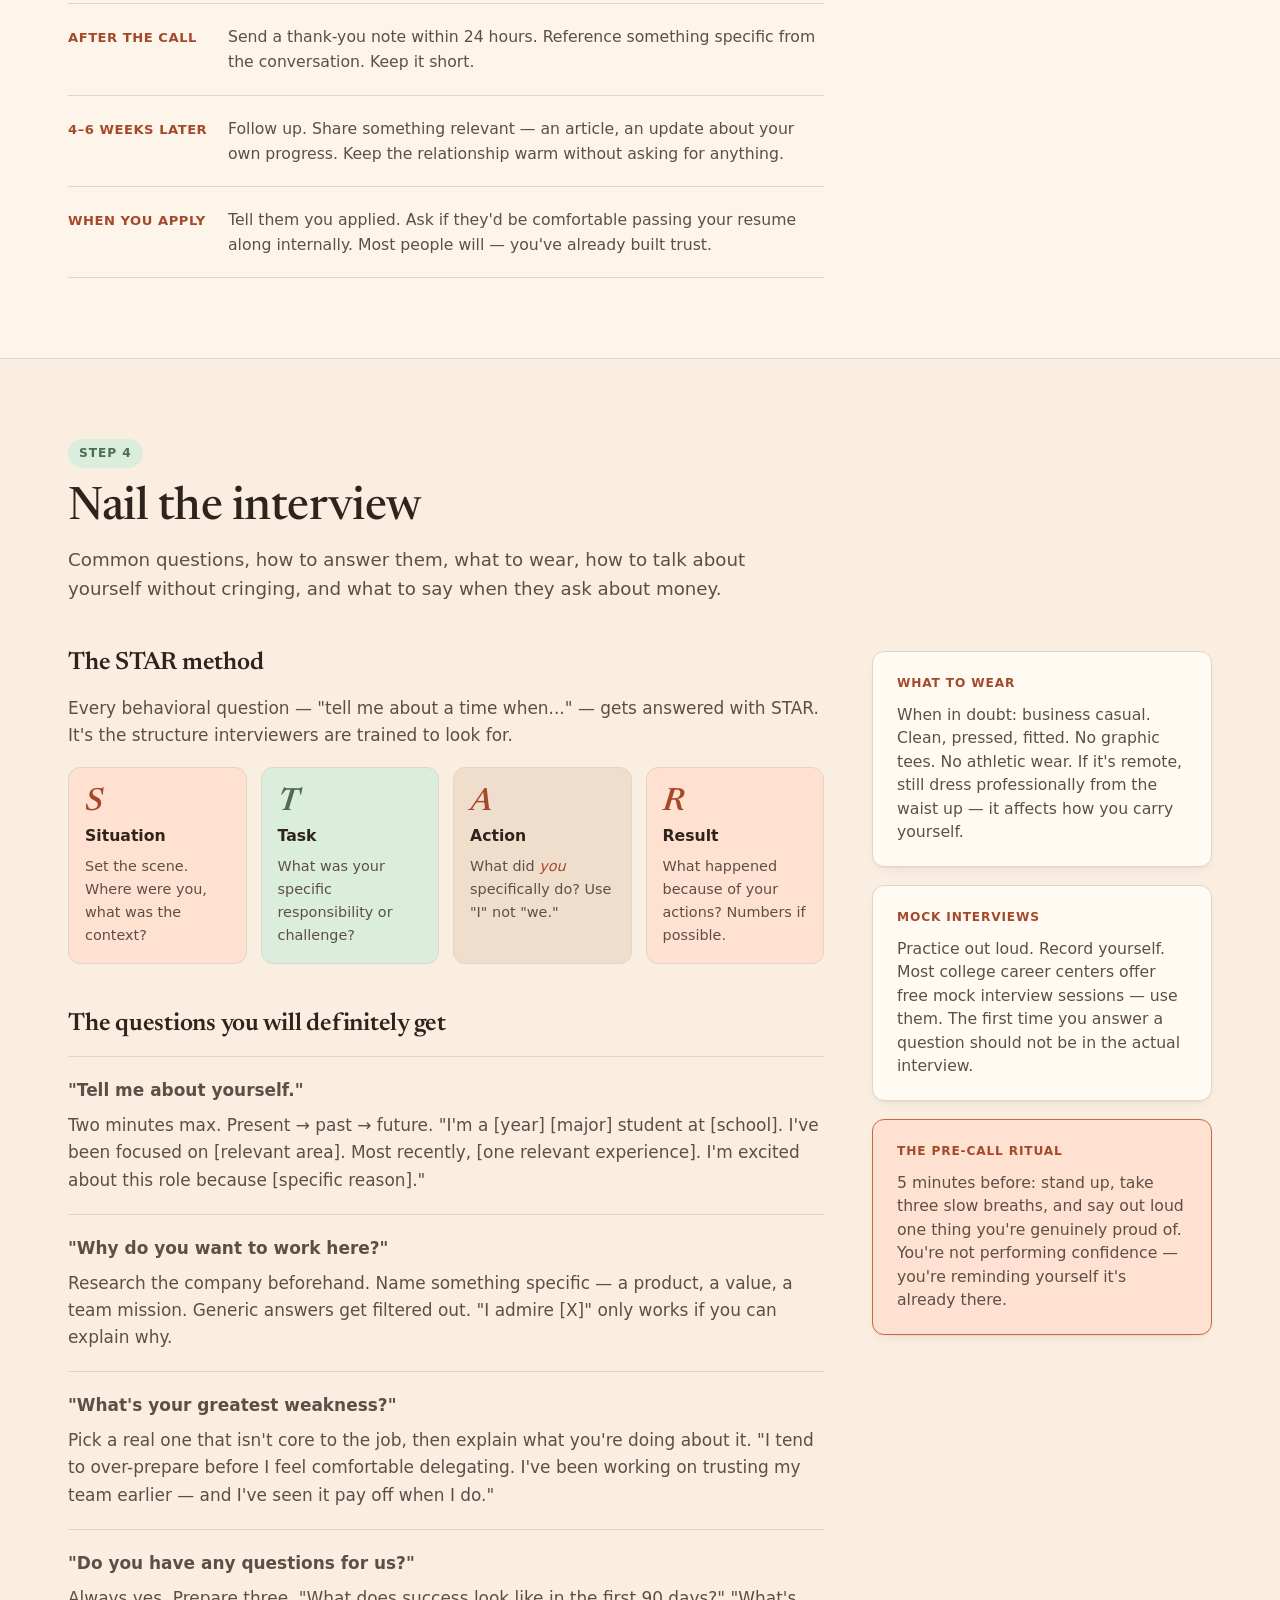
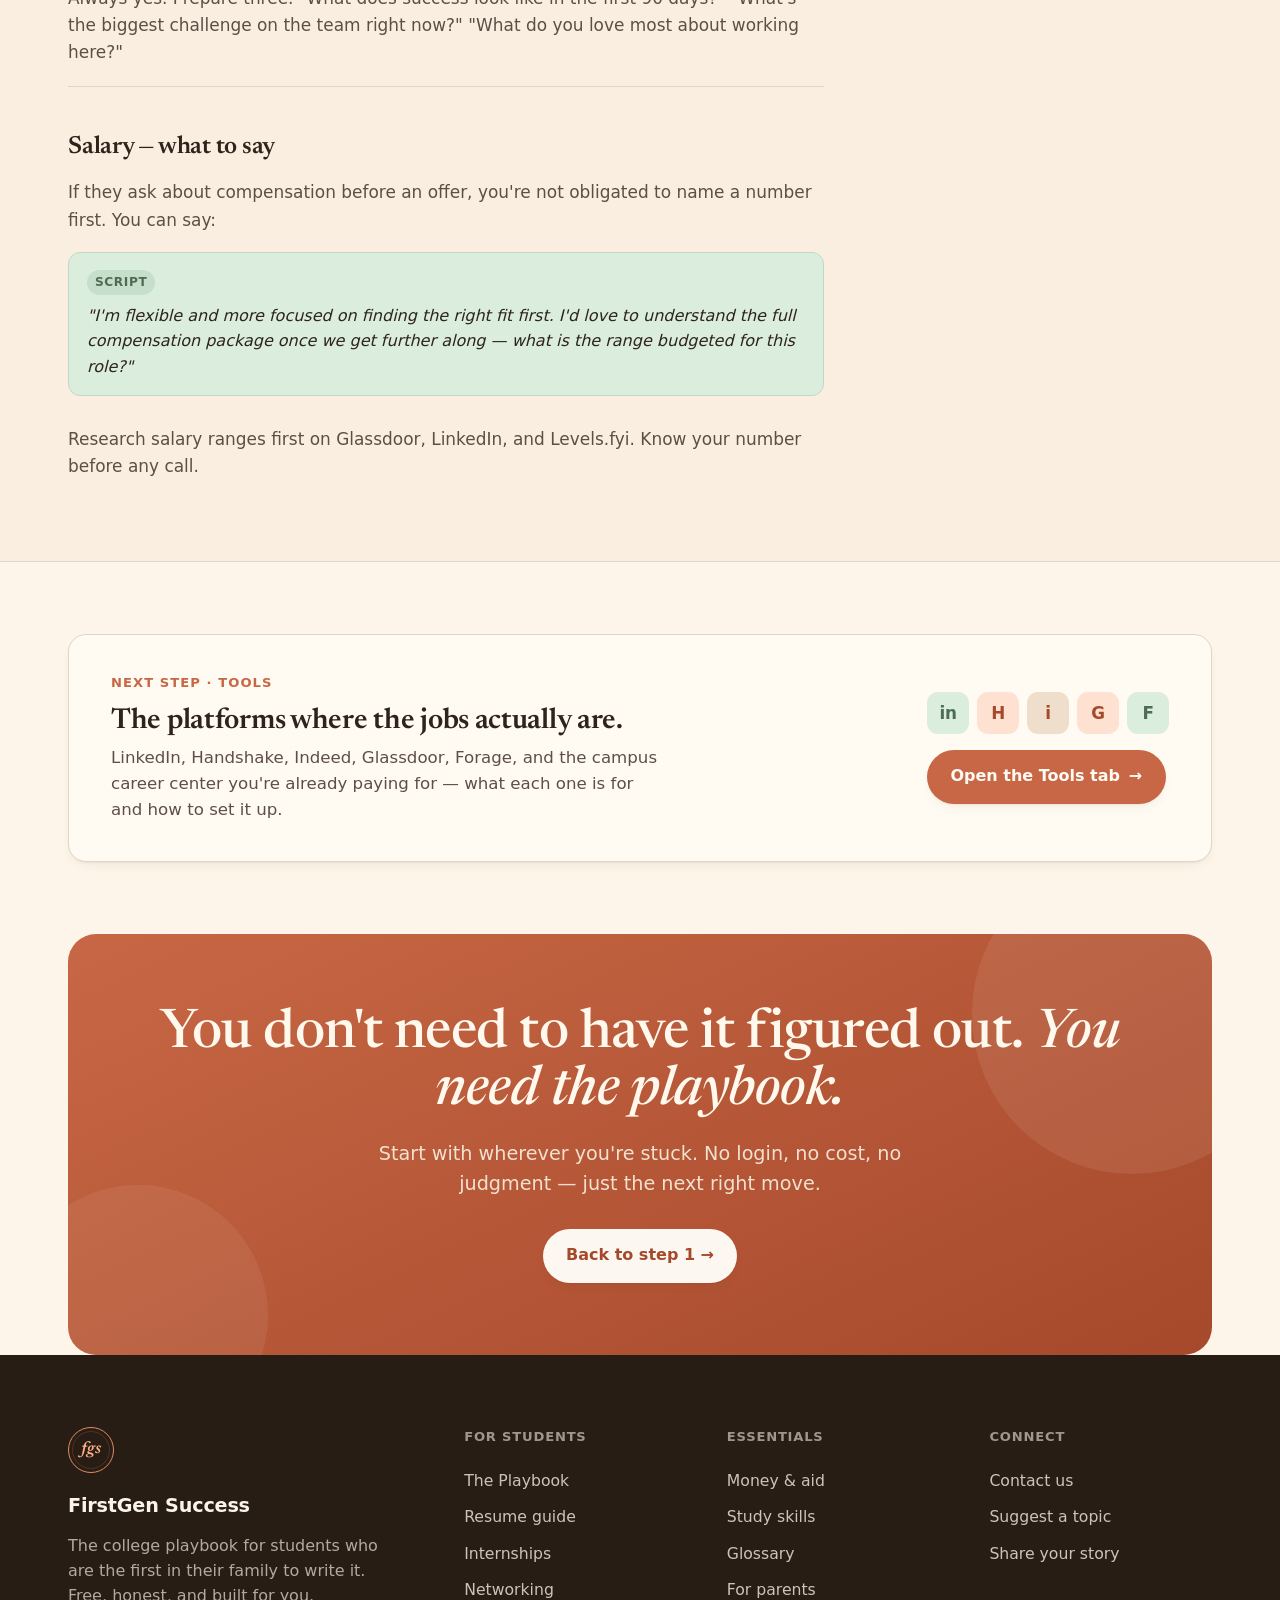
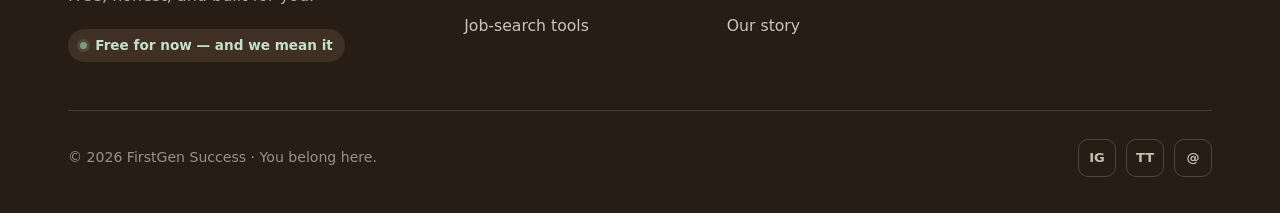
<file: playbook/index.html>
<!DOCTYPE html><html lang="en"> <head><meta charset="UTF-8"><meta name="viewport" content="width=device-width, initial-scale=1.0"><title>The Playbook — FirstGen Success</title><meta name="description" content="Zero to first offer. A step-by-step career guide for first-gen college students — resume, internships, networking, and interviews. No connections required."><meta property="og:title" content="The Playbook — FirstGen Success"><meta property="og:description" content="Zero to first offer. A step-by-step career guide for first-gen college students — resume, internships, networking, and interviews. No connections required."><meta property="og:type" content="website"><meta property="og:url" content="https://kainoa-builds.github.io/firstgensuccess/"><meta name="twitter:card" content="summary_large_image"><meta name="twitter:title" content="The Playbook — FirstGen Success"><meta name="twitter:description" content="Zero to first offer. A step-by-step career guide for first-gen college students — resume, internships, networking, and interviews. No connections required."><link rel="preconnect" href="https://fonts.googleapis.com"><link rel="preconnect" href="https://fonts.gstatic.com" crossorigin><link href="https://fonts.googleapis.com/css2?family=Newsreader:ital,opsz,wght@0,6..72,400;0,6..72,500;0,6..72,600;1,6..72,400;1,6..72,500&family=Hanken+Grotesque:wght@400;500;600;700&display=swap" rel="stylesheet"><link rel="stylesheet" href="/styles.css"></head> <body> <header id="header"> <div class="wrap nav"> <a class="brand" href="/" aria-label="FirstGen Success home"> <div class="logo">fgs</div> <div class="brand-text"> <span class="brand-name">FirstGen Success</span> <span class="brand-tag">first in your family? you belong here.</span> </div> </a> <nav class="nav-links" aria-label="Primary"> <a href="/" class>Home</a><a href="/playbook" class="active">The Playbook</a><a href="/tools" class>Tools</a><a href="/essentials" class>Essentials</a><a href="/parents" class>Parents</a><a href="/about" class>About</a> </nav> <div class="nav-right"> <a class="btn btn-primary" href="/playbook">Start the playbook <span class="arr">→</span></a> <button class="menu-btn" id="menuBtn" aria-label="Open menu" aria-expanded="false"> <span></span><span></span><span></span> </button> </div> </div> <div class="mobile-panel" id="mobilePanel"> <a href="/" class>Home</a><a href="/playbook" class="active">The Playbook</a><a href="/tools" class>Tools</a><a href="/essentials" class>Essentials</a><a href="/parents" class>Parents</a><a href="/about" class>About</a> <a class="btn btn-primary" href="/playbook">Start the playbook →</a> </div> </header> <script type="module">const l=document.getElementById("header"),o=()=>l.classList.toggle("scrolled",window.scrollY>8);window.addEventListener("scroll",o,{passive:!0});o();const t=document.getElementById("menuBtn"),n=document.getElementById("mobilePanel");t.addEventListener("click",()=>{const e=n.classList.toggle("open");t.setAttribute("aria-expanded",String(e)),document.body.style.overflow=e?"hidden":""});n.querySelectorAll("a").forEach(e=>e.addEventListener("click",()=>{n.classList.remove("open"),t.setAttribute("aria-expanded","false"),document.body.style.overflow=""}));</script> <main>   <section class="subhero"> <div class="wrap"> <span class="eyebrow"><span class="dot"></span> Four steps · No connections required</span> <h1>Blank page to<br><em>first offer.</em></h1> <p class="lede">No network, no family in the industry, no idea where to start? This is exactly who this is built for. Four moves, in order. We walk you through every one.</p> <div class="pb-steps-nav"> <a href="#resume" class="pb-step-chip">1 · Resume</a> <a href="#internships" class="pb-step-chip">2 · Internships</a> <a href="#networking" class="pb-step-chip">3 · Networking</a> <a href="#interviews" class="pb-step-chip">4 · Interviews</a> </div> </div> </section>  <section class="pb-section" id="resume"> <div class="wrap"> <div class="pb-section-head reveal"> <div class="pb-step-badge">Step 1</div> <h2>Build a resume from zero</h2> <p class="pb-section-lede">What actually goes on a one-page resume when your experience is "a part-time job and some classes." Answer: more than you think — if you know how to frame it.</p> </div> <div class="content-grid reveal"> <div class="content-main"> <div class="content-block"> <h3>The sections you need</h3> <p>A first-gen resume has five parts. Nothing more, nothing less.</p> <div class="checklist"> <div class="check-item"> <span class="ck-num">1</span> <div> <b>Contact info</b> <p>Name, phone, email, LinkedIn URL, city/state. Professional email only — not your middle school username. Create a new Gmail if needed.</p> </div> </div> <div class="check-item"> <span class="ck-num">2</span> <div> <b>Education</b> <p>School name, degree, graduation year (expected is fine), GPA if it's 3.0+. List relevant coursework if you don't have much experience yet.</p> </div> </div> <div class="check-item"> <span class="ck-num">3</span> <div> <b>Experience</b> <p>Jobs, campus roles, research assistant positions, volunteering — anything with real responsibility. You frame it, we'll show you how.</p> </div> </div> <div class="check-item"> <span class="ck-num">4</span> <div> <b>Projects</b> <p>Class projects, personal projects, anything you built or led. This is where you show capability when experience is thin.</p> </div> </div> <div class="check-item"> <span class="ck-num">5</span> <div> <b>Skills</b> <p>Technical tools, languages, software. Don't list "Microsoft Word" — list things that are genuinely relevant to the job.</p> </div> </div> </div> </div> <div class="content-block"> <h3>How to write a bullet point</h3> <p>Every experience bullet follows the same formula: <strong>Action verb + what you did + the result or scale.</strong></p> <div class="example-box"> <div class="ex-bad"> <span class="ex-label ex-label--bad">❌ Weak</span> <p>"Helped with customer service at the store."</p> </div> <div class="ex-good"> <span class="ex-label ex-label--good">✓ Strong</span> <p>"Resolved 30+ daily customer inquiries at a high-volume retail location, maintaining 4.8-star customer satisfaction rating."</p> </div> </div> <p>Strong action verbs to use: <em>Managed, Led, Built, Developed, Coordinated, Increased, Reduced, Designed, Launched, Analyzed, Trained, Supported, Resolved, Delivered.</em></p> </div> <div class="content-block"> <h3>Cover letter basics</h3> <p>Three paragraphs. That's it. Keep it under one page.</p> <div class="three-col"> <div class="three-card"> <div class="three-num">¶1</div> <b>Who you are + why this role</b> <p>Name the company. Say why this job specifically — not "I am passionate about your mission." Something real.</p> </div> <div class="three-card"> <div class="three-num">¶2</div> <b>One story that proves you can do it</b> <p>Pick one experience that maps to the job. Tell it in 3-4 sentences using action + result.</p> </div> <div class="three-card"> <div class="three-num">¶3</div> <b>The close</b> <p>"I'd love to bring this to [Company] and would welcome the chance to talk." Short. Confident. Done.</p> </div> </div> </div> <div class="content-block"> <h3>Free templates that don't look like everyone else's</h3> <div class="resource-links"> <a class="res-link-item" href="https://www.overleaf.com" target="_blank" rel="noopener"> <span class="rli-name">Overleaf LaTeX templates</span> <span class="rli-desc">Clean, professional. Stands out from Word resumes.</span> <span class="rli-go">Open ↗</span> </a> <a class="res-link-item" href="https://resumake.io" target="_blank" rel="noopener"> <span class="rli-name">Resumake.io</span> <span class="rli-desc">Free LaTeX resume builder. No design skill needed.</span> <span class="rli-go">Open ↗</span> </a> <a class="res-link-item" href="https://www.jobscan.co" target="_blank" rel="noopener"> <span class="rli-name">Jobscan</span> <span class="rli-desc">Paste your resume + a job description. Get an ATS score. Free tier available.</span> <span class="rli-go">Open ↗</span> </a> </div> </div> </div> <div class="content-sidebar"> <div class="sidebar-card"> <div class="sidebar-card-label">Quick rule</div> <p>One page. Always one page — until you have 10+ years of experience.</p> </div> <div class="sidebar-card"> <div class="sidebar-card-label">ATS matters</div> <p>Most companies use software to filter resumes before a human sees them. Keep formatting clean — no tables, no text boxes, standard fonts. Keywords from the job description go in your bullets.</p> </div> <div class="sidebar-card"> <div class="sidebar-card-label">GPA under 3.0?</div> <p>Leave it off. Many companies don't screen for it unless they ask. If they ask, be honest — but don't volunteer it.</p> </div> </div> </div> </div> </section>  <section class="pb-section pb-section--alt" id="internships"> <div class="wrap"> <div class="pb-section-head reveal"> <div class="pb-step-badge pb-step-badge--sage">Step 2</div> <h2>Find internships — even year one</h2> <p class="pb-section-lede">The biggest first-gen mistake: finding out about internship deadlines a year after they've passed. Here's the timeline — and the programs that actively want you.</p> </div> <div class="content-grid reveal"> <div class="content-main"> <div class="content-block"> <h3>The timeline — earlier than you think</h3> <div class="timeline"> <div class="tl-item"> <span class="tl-when">August–September</span> <div class="tl-content"> <b>Big tech opens applications</b> <p>Google, Microsoft, Amazon, Meta open summer internship applications in the fall — 10 months before the internship starts. Set your calendar now.</p> </div> </div> <div class="tl-item"> <span class="tl-when">October–November</span> <div class="tl-content"> <b>Most corporate recruiting peaks</b> <p>Finance, consulting, engineering roles. Applications close fast. If you apply in January, many are already full.</p> </div> </div> <div class="tl-item"> <span class="tl-when">November–January</span> <div class="tl-content"> <b>Government, nonprofit, and fellowship deadlines</b> <p>Many first-gen-friendly fellowships have winter deadlines — NSF, Smithsonian, government agencies, civic organizations.</p> </div> </div> <div class="tl-item"> <span class="tl-when">January–March</span> <div class="tl-content"> <b>Smaller companies and late openers</b> <p>Not all companies recruit in fall. Startups, local companies, nonprofits often hire in the new year. Handshake is your best bet here.</p> </div> </div> </div> </div> <div class="content-block"> <h3>Programs that want first-gen and freshman applicants</h3> <p>These programs are specifically designed for people with less traditional backgrounds. Apply to all of them you qualify for.</p> <div class="program-list"> <div class="program-item"> <b>Google STEP</b> <span class="prog-year">Freshman &amp; Sophomore</span> <p>Designed for first- and second-year students from underrepresented groups. Fully paid, mentorship included.</p> </div> <div class="program-item"> <b>Microsoft Explore</b> <span class="prog-year">Freshman &amp; Sophomore</span> <p>Rotating program exposing early students to PM, SWE, and design. First-gen and first-year friendly.</p> </div> <div class="program-item"> <b>Meta University</b> <span class="prog-year">Freshman &amp; Sophomore</span> <p>Built for students from underrepresented backgrounds. Opens early fall.</p> </div> <div class="program-item"> <b>Amazon PROPEL</b> <span class="prog-year">Any year</span> <p>Amazon's program for underrepresented students. Check Amazon.jobs for current openings.</p> </div> <div class="program-item"> <b>Forage</b> <span class="prog-year">Any year</span> <p>Free virtual internship simulations from Goldman Sachs, Deloitte, JPMorgan, and others. Great for your resume when you don't have experience yet.</p> </div> <div class="program-item"> <b>Your campus career center</b> <span class="prog-year">Any year</span> <p>Often has exclusive postings from employers who specifically recruit from your school. Most students never walk in. Go in.</p> </div> </div> </div> <div class="content-block"> <h3>Where to actually look</h3> <div class="three-col"> <div class="three-card"> <b>Handshake</b> <p>The best platform for college students. Many listings are school-exclusive. Set alerts. Apply same day you find them.</p> </div> <div class="three-card"> <b>LinkedIn</b> <p>Search "[Company] internship [Year]". Filter by date posted. Message the recruiter after applying — most don't do this.</p> </div> <div class="three-card"> <b>Company career sites</b> <p>Go direct. Bookmark the careers page of your target companies and check it every two weeks starting in August.</p> </div> </div> </div> </div> <div class="content-sidebar"> <div class="sidebar-card sidebar-card--highlight"> <div class="sidebar-card-label">The real secret</div> <p>Apply to 30+ places. Not 5. Not 10. First-gen students tend to apply to fewer because they assume they won't get it. The students who get internships apply a lot — and follow up.</p> </div> <div class="sidebar-card"> <div class="sidebar-card-label">Rejection is the job</div> <p>A 5% acceptance rate means 95 rejections for every offer. That's not failure — that's how recruiting works. Apply anyway.</p> </div> </div> </div> </div> </section>  <section class="pb-section" id="networking"> <div class="wrap"> <div class="pb-section-head reveal"> <div class="pb-step-badge">Step 3</div> <h2>Network without connections</h2> <p class="pb-section-lede">Networking isn't a thing you're born knowing because your parents did it at dinner. It's a learnable skill. Here's the system — with exact messages you can copy.</p> </div> <div class="content-grid reveal"> <div class="content-main"> <div class="content-block"> <h3>LinkedIn in 20 minutes</h3> <div class="checklist"> <div class="check-item"> <span class="ck-num">✓</span> <div> <b>Professional photo</b> <p>Clean background, good lighting, face clearly visible. Your phone in a well-lit room is enough. No sunglasses, no group photo.</p> </div> </div> <div class="check-item"> <span class="ck-num">✓</span> <div> <b>Headline that says what you want, not just what you are</b> <p>Instead of "Student at State University" → "Computer Science Student | Seeking Summer 2026 Internship | Interested in Product &amp; Data"</p> </div> </div> <div class="check-item"> <span class="ck-num">✓</span> <div> <b>About section: 3-4 sentences</b> <p>Who you are, what you're studying, what you're looking for, what you bring. No corporate speak. Write how you actually talk.</p> </div> </div> <div class="check-item"> <span class="ck-num">✓</span> <div> <b>Connect with 50+ people you actually know</b> <p>Classmates, professors, anyone you've worked with. A profile with 50+ connections looks credible. Start there.</p> </div> </div> </div> </div> <div class="content-block"> <h3>How to message an alum (exact template)</h3> <p>Find someone at a company you want who went to your school. Send this — 90% will respond.</p> <div class="template-box"> <div class="template-label">Message template</div> <div class="template-text"> <p>Hi [Name],</p> <p>I'm a [year] studying [major] at [your school] — I came across your profile while researching [Company] and noticed you're also a [school] alum.</p> <p>I'm really interested in [their role / company / industry] and would love to hear about your path there and what your day-to-day looks like. Would you be open to a 15-minute call in the next few weeks?</p> <p>No pressure either way — I really appreciate any insight you're able to share.</p> <p>[Your name]</p> </div> </div> <p style="margin-top:12px;">Send it on a Tuesday, Wednesday, or Thursday. Message 10 people. Expect 3–5 to respond. That's normal — not failure.</p> </div> <div class="content-block"> <h3>The coffee chat → referral pipeline</h3> <div class="timeline"> <div class="tl-item"> <span class="tl-when">The call</span> <div class="tl-content"> <p>Ask about their path, what they like, what's hard, what they'd do differently. <b>Do not ask for a job.</b> Listen more than you talk. 15–20 minutes max.</p> </div> </div> <div class="tl-item"> <span class="tl-when">After the call</span> <div class="tl-content"> <p>Send a thank-you note within 24 hours. Reference something specific from the conversation. Keep it short.</p> </div> </div> <div class="tl-item"> <span class="tl-when">4–6 weeks later</span> <div class="tl-content"> <p>Follow up. Share something relevant — an article, an update about your own progress. Keep the relationship warm without asking for anything.</p> </div> </div> <div class="tl-item"> <span class="tl-when">When you apply</span> <div class="tl-content"> <p>Tell them you applied. Ask if they'd be comfortable passing your resume along internally. Most people will — you've already built trust.</p> </div> </div> </div> </div> </div> <div class="content-sidebar"> <div class="sidebar-card"> <div class="sidebar-card-label">Alumni search trick</div> <p>On LinkedIn: search your school name → filter to People → add a company filter. You'll find every alum at that company. Message 3–5 of them.</p> </div> <div class="sidebar-card sidebar-card--highlight"> <div class="sidebar-card-label">The mindset shift</div> <p>You're not asking for a favor. You're giving someone the chance to help — most people want to pay it forward. The cringe is in your head.</p> </div> </div> </div> </div> </section>  <section class="pb-section pb-section--alt" id="interviews"> <div class="wrap"> <div class="pb-section-head reveal"> <div class="pb-step-badge pb-step-badge--sage">Step 4</div> <h2>Nail the interview</h2> <p class="pb-section-lede">Common questions, how to answer them, what to wear, how to talk about yourself without cringing, and what to say when they ask about money.</p> </div> <div class="content-grid reveal"> <div class="content-main"> <div class="content-block"> <h3>The STAR method</h3> <p>Every behavioral question — "tell me about a time when..." — gets answered with STAR. It's the structure interviewers are trained to look for.</p> <div class="star-grid"> <div class="star-card" style="--sc:var(--terra-tint); --scc:var(--terra-deep);"> <span class="star-letter">S</span> <b>Situation</b> <p>Set the scene. Where were you, what was the context?</p> </div> <div class="star-card" style="--sc:var(--sage-tint); --scc:var(--sage-deep);"> <span class="star-letter">T</span> <b>Task</b> <p>What was your specific responsibility or challenge?</p> </div> <div class="star-card" style="--sc:var(--clay-tint); --scc:var(--terra-deep);"> <span class="star-letter">A</span> <b>Action</b> <p>What did <em>you</em> specifically do? Use "I" not "we."</p> </div> <div class="star-card" style="--sc:var(--terra-tint); --scc:var(--terra-deep);"> <span class="star-letter">R</span> <b>Result</b> <p>What happened because of your actions? Numbers if possible.</p> </div> </div> </div> <div class="content-block"> <h3>The questions you will definitely get</h3> <div class="qa-list"> <div class="qa-item"> <p class="qa-q">"Tell me about yourself."</p> <p class="qa-a">Two minutes max. Present → past → future. "I'm a [year] [major] student at [school]. I've been focused on [relevant area]. Most recently, [one relevant experience]. I'm excited about this role because [specific reason]."</p> </div> <div class="qa-item"> <p class="qa-q">"Why do you want to work here?"</p> <p class="qa-a">Research the company beforehand. Name something specific — a product, a value, a team mission. Generic answers get filtered out. "I admire [X]" only works if you can explain why.</p> </div> <div class="qa-item"> <p class="qa-q">"What's your greatest weakness?"</p> <p class="qa-a">Pick a real one that isn't core to the job, then explain what you're doing about it. "I tend to over-prepare before I feel comfortable delegating. I've been working on trusting my team earlier — and I've seen it pay off when I do."</p> </div> <div class="qa-item"> <p class="qa-q">"Do you have any questions for us?"</p> <p class="qa-a">Always yes. Prepare three. "What does success look like in the first 90 days?" "What's the biggest challenge on the team right now?" "What do you love most about working here?"</p> </div> </div> </div> <div class="content-block"> <h3>Salary — what to say</h3> <p>If they ask about compensation before an offer, you're not obligated to name a number first. You can say:</p> <div class="example-box"> <div class="ex-good"> <span class="ex-label ex-label--good">Script</span> <p>"I'm flexible and more focused on finding the right fit first. I'd love to understand the full compensation package once we get further along — what is the range budgeted for this role?"</p> </div> </div> <p style="margin-top:12px;">Research salary ranges first on Glassdoor, LinkedIn, and Levels.fyi. Know your number before any call.</p> </div> </div> <div class="content-sidebar"> <div class="sidebar-card"> <div class="sidebar-card-label">What to wear</div> <p>When in doubt: business casual. Clean, pressed, fitted. No graphic tees. No athletic wear. If it's remote, still dress professionally from the waist up — it affects how you carry yourself.</p> </div> <div class="sidebar-card"> <div class="sidebar-card-label">Mock interviews</div> <p>Practice out loud. Record yourself. Most college career centers offer free mock interview sessions — use them. The first time you answer a question should not be in the actual interview.</p> </div> <div class="sidebar-card sidebar-card--highlight"> <div class="sidebar-card-label">The pre-call ritual</div> <p>5 minutes before: stand up, take three slow breaths, and say out loud one thing you're genuinely proud of. You're not performing confidence — you're reminding yourself it's already there.</p> </div> </div> </div> </div> </section>  <section style="padding:72px 0;"> <div class="wrap"> <a class="tools-teaser reveal" href="/tools"> <div class="tt-main"> <div class="sec-tag">Next step · Tools</div> <h3>The platforms where the jobs actually are.</h3> <p class="tt-copy">LinkedIn, Handshake, Indeed, Glassdoor, Forage, and the campus career center you're already paying for — what each one is for and how to set it up.</p> </div> <div class="tt-side"> <div class="tt-logos"> <span class="tt-chip sage">in</span> <span class="tt-chip terra">H</span> <span class="tt-chip">i</span> <span class="tt-chip terra">G</span> <span class="tt-chip sage">F</span> </div> <span class="btn btn-primary">Open the Tools tab <span class="arr">→</span></span> </div> </a> </div> </section>  <section class="band"> <div class="wrap"> <div class="band-inner reveal"> <div class="bk"> <h2>You don't need to have it figured out. <em>You need the playbook.</em></h2> <p>Start with wherever you're stuck. No login, no cost, no judgment — just the next right move.</p> <a class="btn btn-primary" href="#resume">Back to step 1 →</a> </div> </div> </div> </section>  </main> <footer> <div class="wrap"> <div class="foot-grid"> <div class="foot-brand"> <div class="logo">fgs</div> <div class="brand-name" style="font-weight:700;">FirstGen Success</div> <p class="foot-blurb">The college playbook for students who are the first in their family to write it. Free, honest, and built for you.</p> <span class="foot-free"><span class="dot"></span> Free for now — and we mean it</span> </div> <div class="foot-col"> <h5>For Students</h5> <a href="/playbook">The Playbook</a><a href="/playbook#resume">Resume guide</a><a href="/playbook#internships">Internships</a><a href="/playbook#networking">Networking</a><a href="/tools">Job-search tools</a> </div><div class="foot-col"> <h5>Essentials</h5> <a href="/essentials#money">Money &amp; aid</a><a href="/essentials#study">Study skills</a><a href="/essentials#glossary">Glossary</a><a href="/parents">For parents</a><a href="/about">Our story</a> </div><div class="foot-col"> <h5>Connect</h5> <a href="/about#contact">Contact us</a><a href="/about#suggest">Suggest a topic</a><a href="/about#story">Share your story</a> </div> </div> <div class="foot-bottom"> <span>© 2026 FirstGen Success · You belong here.</span> <div class="foot-social"> <a href="#" aria-label="Instagram">IG</a> <a href="#" aria-label="TikTok">TT</a> <a href="mailto:hello@firstgensuccess.com" aria-label="Email">@</a> </div> </div> </div> </footer> <script type="module">const r=new IntersectionObserver(e=>{e.forEach(t=>{t.isIntersecting&&(t.target.classList.add("in"),r.unobserve(t.target))})},{threshold:.06,rootMargin:"0px 0px -30px 0px"});document.querySelectorAll(".reveal").forEach(e=>r.observe(e));window.addEventListener("load",()=>{document.querySelectorAll(".reveal").forEach(e=>{e.getBoundingClientRect().top<window.innerHeight&&e.classList.add("in")})});</script> </body> </html>
</file>
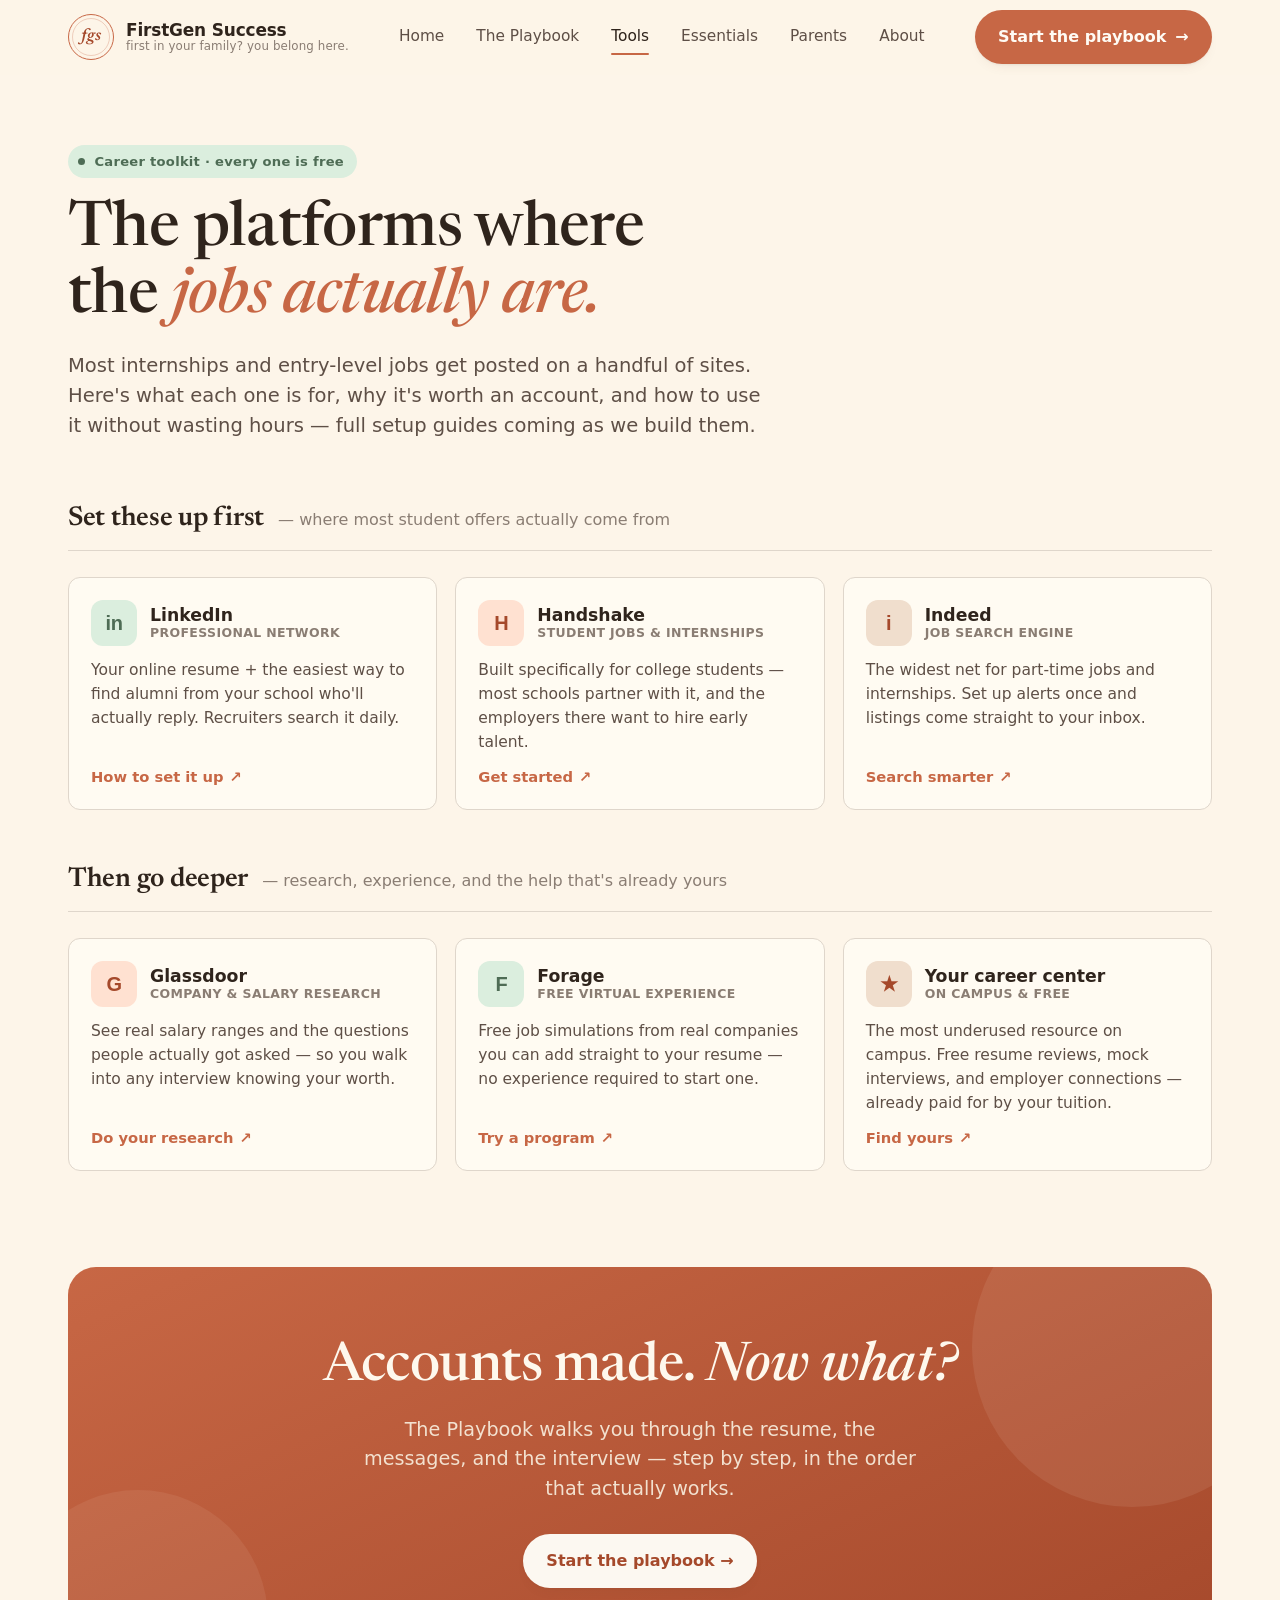
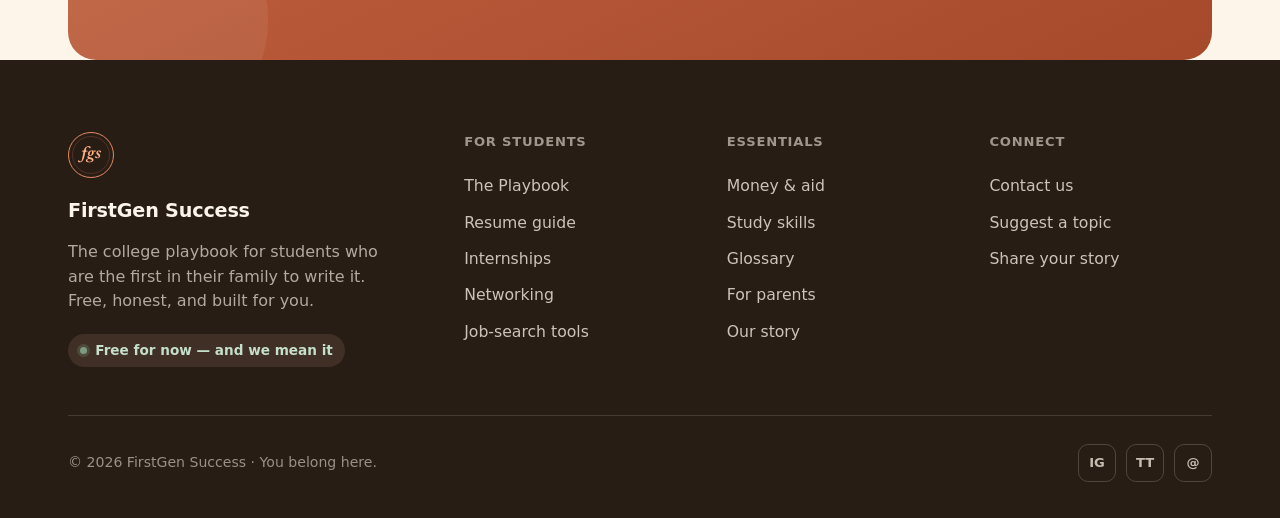
<file: tools/index.html>
<!DOCTYPE html><html lang="en"> <head><meta charset="UTF-8"><meta name="viewport" content="width=device-width, initial-scale=1.0"><title>Tools — FirstGen Success | Job Search Platforms for Students</title><meta name="description" content="LinkedIn, Handshake, Indeed, Glassdoor, Forage — the platforms where student jobs and internships actually are. Free setup guides for first-gen students."><meta property="og:title" content="Tools — FirstGen Success | Job Search Platforms for Students"><meta property="og:description" content="LinkedIn, Handshake, Indeed, Glassdoor, Forage — the platforms where student jobs and internships actually are. Free setup guides for first-gen students."><meta property="og:type" content="website"><meta property="og:url" content="https://kainoa-builds.github.io/firstgensuccess/"><meta name="twitter:card" content="summary_large_image"><meta name="twitter:title" content="Tools — FirstGen Success | Job Search Platforms for Students"><meta name="twitter:description" content="LinkedIn, Handshake, Indeed, Glassdoor, Forage — the platforms where student jobs and internships actually are. Free setup guides for first-gen students."><link rel="preconnect" href="https://fonts.googleapis.com"><link rel="preconnect" href="https://fonts.gstatic.com" crossorigin><link href="https://fonts.googleapis.com/css2?family=Newsreader:ital,opsz,wght@0,6..72,400;0,6..72,500;0,6..72,600;1,6..72,400;1,6..72,500&family=Hanken+Grotesque:wght@400;500;600;700&display=swap" rel="stylesheet"><link rel="stylesheet" href="/styles.css"></head> <body> <header id="header"> <div class="wrap nav"> <a class="brand" href="/" aria-label="FirstGen Success home"> <div class="logo">fgs</div> <div class="brand-text"> <span class="brand-name">FirstGen Success</span> <span class="brand-tag">first in your family? you belong here.</span> </div> </a> <nav class="nav-links" aria-label="Primary"> <a href="/" class>Home</a><a href="/playbook" class>The Playbook</a><a href="/tools" class="active">Tools</a><a href="/essentials" class>Essentials</a><a href="/parents" class>Parents</a><a href="/about" class>About</a> </nav> <div class="nav-right"> <a class="btn btn-primary" href="/playbook">Start the playbook <span class="arr">→</span></a> <button class="menu-btn" id="menuBtn" aria-label="Open menu" aria-expanded="false"> <span></span><span></span><span></span> </button> </div> </div> <div class="mobile-panel" id="mobilePanel"> <a href="/" class>Home</a><a href="/playbook" class>The Playbook</a><a href="/tools" class="active">Tools</a><a href="/essentials" class>Essentials</a><a href="/parents" class>Parents</a><a href="/about" class>About</a> <a class="btn btn-primary" href="/playbook">Start the playbook →</a> </div> </header> <script type="module">const l=document.getElementById("header"),o=()=>l.classList.toggle("scrolled",window.scrollY>8);window.addEventListener("scroll",o,{passive:!0});o();const t=document.getElementById("menuBtn"),n=document.getElementById("mobilePanel");t.addEventListener("click",()=>{const e=n.classList.toggle("open");t.setAttribute("aria-expanded",String(e)),document.body.style.overflow=e?"hidden":""});n.querySelectorAll("a").forEach(e=>e.addEventListener("click",()=>{n.classList.remove("open"),t.setAttribute("aria-expanded","false"),document.body.style.overflow=""}));</script> <main>   <section class="subhero"> <div class="wrap"> <span class="eyebrow"><span class="dot"></span> Career toolkit · every one is free</span> <h1>The platforms where the <em>jobs actually are.</em></h1> <p class="lede">Most internships and entry-level jobs get posted on a handful of sites. Here's what each one is for, why it's worth an account, and how to use it without wasting hours — full setup guides coming as we build them.</p> </div> </section>  <section class="tools-section"> <div class="wrap"> <div class="tools-group"> <div class="group-head reveal"> <h2>Set these up first</h2> <span class="hint">— where most student offers actually come from</span> </div> <div class="tools-grid reveal"> <a class="tool-card" href="#"> <div class="tool-top"> <div class="tool-logo sage">in</div> <div class="tool-meta"><span class="nm">LinkedIn</span><span class="cat">Professional network</span></div> </div> <p>Your online resume + the easiest way to find alumni from your school who'll actually reply. Recruiters search it daily.</p> <span class="tool-go">How to set it up <span class="ext">↗</span></span> </a> <a class="tool-card" href="#"> <div class="tool-top"> <div class="tool-logo terra">H</div> <div class="tool-meta"><span class="nm">Handshake</span><span class="cat">Student jobs &amp; internships</span></div> </div> <p>Built specifically for college students — most schools partner with it, and the employers there want to hire early talent.</p> <span class="tool-go">Get started <span class="ext">↗</span></span> </a> <a class="tool-card" href="#"> <div class="tool-top"> <div class="tool-logo">i</div> <div class="tool-meta"><span class="nm">Indeed</span><span class="cat">Job search engine</span></div> </div> <p>The widest net for part-time jobs and internships. Set up alerts once and listings come straight to your inbox.</p> <span class="tool-go">Search smarter <span class="ext">↗</span></span> </a> </div> </div> <div class="tools-group"> <div class="group-head reveal"> <h2>Then go deeper</h2> <span class="hint">— research, experience, and the help that's already yours</span> </div> <div class="tools-grid reveal"> <a class="tool-card" href="#"> <div class="tool-top"> <div class="tool-logo terra">G</div> <div class="tool-meta"><span class="nm">Glassdoor</span><span class="cat">Company &amp; salary research</span></div> </div> <p>See real salary ranges and the questions people actually got asked — so you walk into any interview knowing your worth.</p> <span class="tool-go">Do your research <span class="ext">↗</span></span> </a> <a class="tool-card" href="#"> <div class="tool-top"> <div class="tool-logo sage">F</div> <div class="tool-meta"><span class="nm">Forage</span><span class="cat">Free virtual experience</span></div> </div> <p>Free job simulations from real companies you can add straight to your resume — no experience required to start one.</p> <span class="tool-go">Try a program <span class="ext">↗</span></span> </a> <a class="tool-card" href="#"> <div class="tool-top"> <div class="tool-logo">★</div> <div class="tool-meta"><span class="nm">Your career center</span><span class="cat">On campus &amp; free</span></div> </div> <p>The most underused resource on campus. Free resume reviews, mock interviews, and employer connections — already paid for by your tuition.</p> <span class="tool-go">Find yours <span class="ext">↗</span></span> </a> </div> </div> </div> </section>  <section class="band"> <div class="wrap"> <div class="band-inner reveal"> <div class="bk"> <h2>Accounts made. <em>Now what?</em></h2> <p>The Playbook walks you through the resume, the messages, and the interview — step by step, in the order that actually works.</p> <a class="btn btn-primary" href="/#careers">Start the playbook →</a> </div> </div> </div> </section>  </main> <footer> <div class="wrap"> <div class="foot-grid"> <div class="foot-brand"> <div class="logo">fgs</div> <div class="brand-name" style="font-weight:700;">FirstGen Success</div> <p class="foot-blurb">The college playbook for students who are the first in their family to write it. Free, honest, and built for you.</p> <span class="foot-free"><span class="dot"></span> Free for now — and we mean it</span> </div> <div class="foot-col"> <h5>For Students</h5> <a href="/playbook">The Playbook</a><a href="/playbook#resume">Resume guide</a><a href="/playbook#internships">Internships</a><a href="/playbook#networking">Networking</a><a href="/tools">Job-search tools</a> </div><div class="foot-col"> <h5>Essentials</h5> <a href="/essentials#money">Money &amp; aid</a><a href="/essentials#study">Study skills</a><a href="/essentials#glossary">Glossary</a><a href="/parents">For parents</a><a href="/about">Our story</a> </div><div class="foot-col"> <h5>Connect</h5> <a href="/about#contact">Contact us</a><a href="/about#suggest">Suggest a topic</a><a href="/about#story">Share your story</a> </div> </div> <div class="foot-bottom"> <span>© 2026 FirstGen Success · You belong here.</span> <div class="foot-social"> <a href="#" aria-label="Instagram">IG</a> <a href="#" aria-label="TikTok">TT</a> <a href="mailto:hello@firstgensuccess.com" aria-label="Email">@</a> </div> </div> </div> </footer> <script type="module">const r=new IntersectionObserver(e=>{e.forEach(t=>{t.isIntersecting&&(t.target.classList.add("in"),r.unobserve(t.target))})},{threshold:.06,rootMargin:"0px 0px -30px 0px"});document.querySelectorAll(".reveal").forEach(e=>r.observe(e));window.addEventListener("load",()=>{document.querySelectorAll(".reveal").forEach(e=>{e.getBoundingClientRect().top<window.innerHeight&&e.classList.add("in")})});</script> </body> </html>
</file>
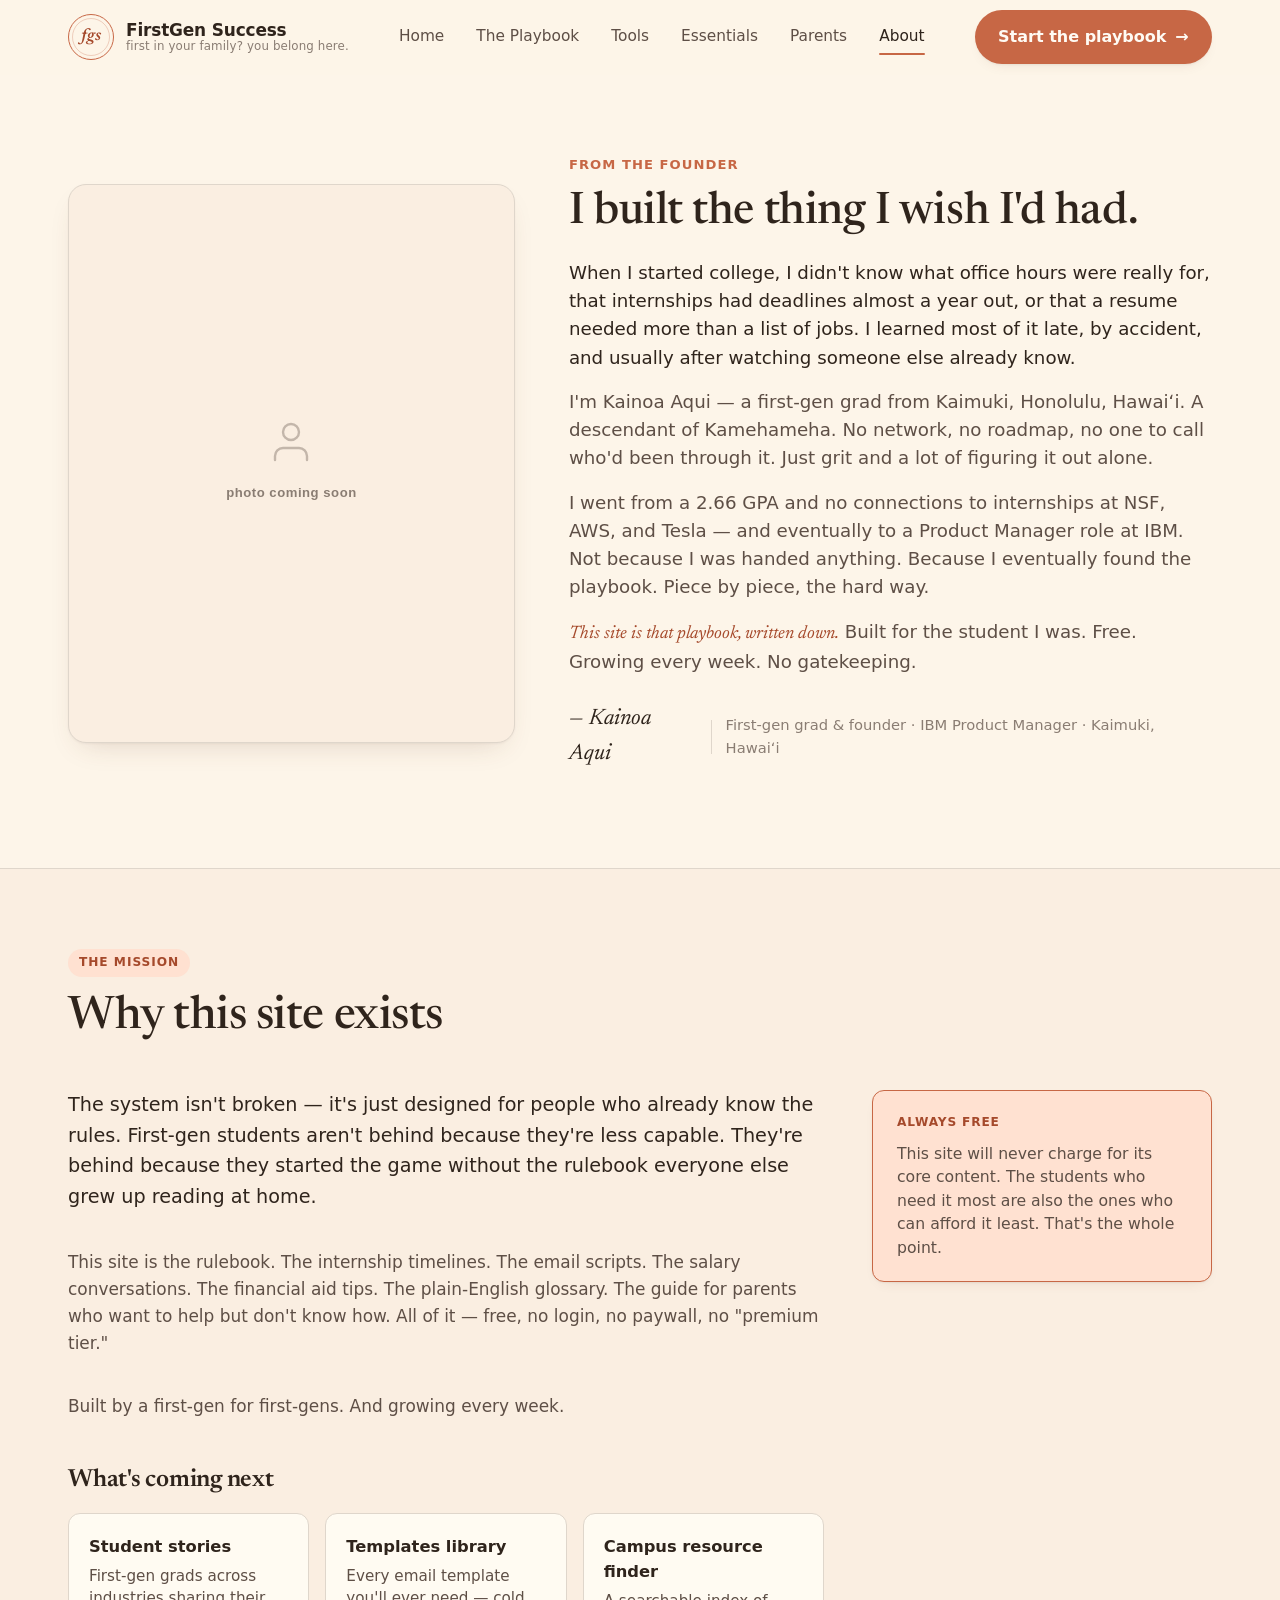
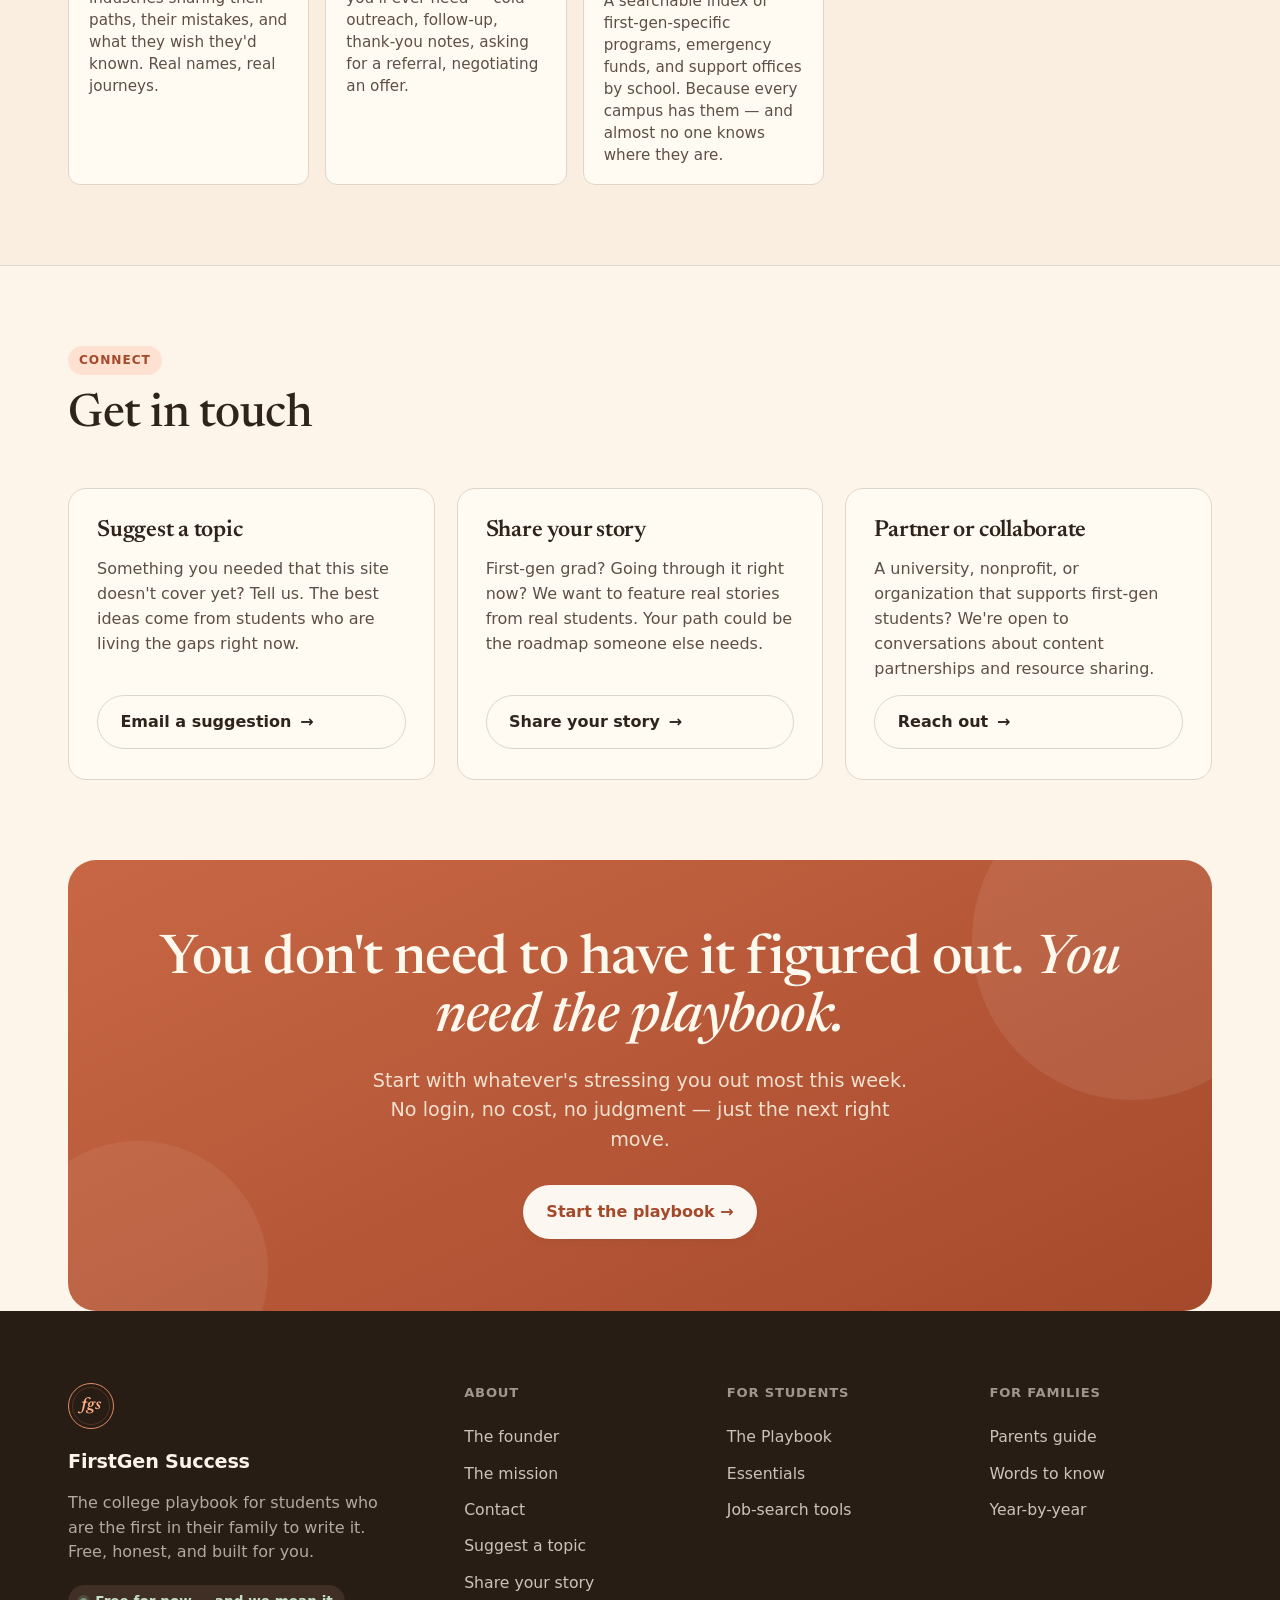
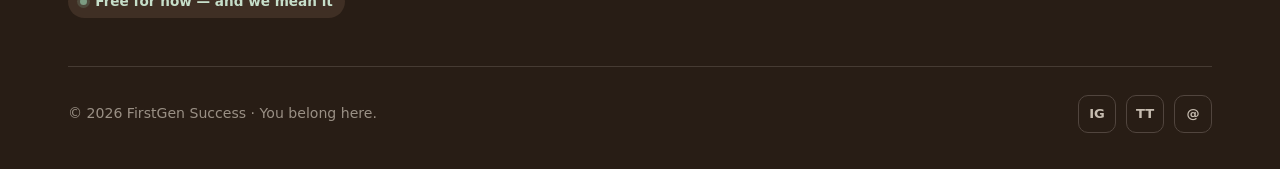
<file: about.html>
<!DOCTYPE html>
<html lang="en">
<head>
<meta charset="UTF-8" />
<meta name="viewport" content="width=device-width, initial-scale=1.0" />
<title>About — FirstGen Success</title>
<meta name="description" content="FirstGen Success was built by Kainoa Aqui — a first-gen grad from Kaimuki, Hawaii who went from a 2.66 GPA to IBM through NSF, AWS, and Tesla. This is the site he needed." />
<link rel="preconnect" href="https://fonts.googleapis.com" />
<link rel="preconnect" href="https://fonts.gstatic.com" crossorigin />
<link href="https://fonts.googleapis.com/css2?family=Newsreader:ital,opsz,wght@0,6..72,400;0,6..72,500;0,6..72,600;1,6..72,400;1,6..72,500&family=Hanken+Grotesque:wght@400;500;600;700&display=swap" rel="stylesheet" />
<link rel="stylesheet" href="styles.css" />
</head>
<body>

<header id="header">
  <div class="wrap nav">
    <a class="brand" href="index.html" aria-label="FirstGen Success home">
      <div class="logo">fgs</div>
      <div class="brand-text">
        <span class="brand-name">FirstGen Success</span>
        <span class="brand-tag">first in your family? you belong here.</span>
      </div>
    </a>
    <nav class="nav-links" aria-label="Primary">
      <a href="index.html">Home</a>
      <a href="playbook.html">The Playbook</a>
      <a href="tools.html">Tools</a>
      <a href="essentials.html">Essentials</a>
      <a href="parents.html">Parents</a>
      <a href="about.html" class="active">About</a>
    </nav>
    <div class="nav-right">
      <a class="btn btn-primary" href="playbook.html">Start the playbook <span class="arr">→</span></a>
      <button class="menu-btn" id="menuBtn" aria-label="Open menu" aria-expanded="false">
        <span></span><span></span><span></span>
      </button>
    </div>
  </div>
  <div class="mobile-panel" id="mobilePanel">
    <a href="index.html">Home</a>
    <a href="playbook.html">The Playbook</a>
    <a href="tools.html">Tools</a>
    <a href="essentials.html">Essentials</a>
    <a href="parents.html">Parents</a>
    <a href="about.html" class="active">About</a>
    <a class="btn btn-primary" href="playbook.html">Start the playbook →</a>
  </div>
</header>

<main>

  <!-- FOUNDER SECTION -->
  <section class="founder" id="about" style="padding-top:80px;">
    <div class="wrap">
      <div class="founder-grid reveal">
        <div class="ph founder-photo">
          <div class="ph-inner">
            <svg width="48" height="48" viewBox="0 0 24 24" fill="none" stroke="currentColor" stroke-width="1.2" stroke-linecap="round" stroke-linejoin="round" style="opacity:.35;color:var(--ink-soft)"><path d="M20 21v-2a4 4 0 0 0-4-4H8a4 4 0 0 0-4 4v2"/><circle cx="12" cy="7" r="4"/></svg>
            <span class="ph-label">Photo coming soon</span>
          </div>
        </div>
        <div class="founder-body">
          <div class="founder-kicker">From the founder</div>
          <h2>I built the thing I wish I'd had.</h2>
          <p class="first">When I started college, I didn't know what office hours were really for, that internships had deadlines almost a year out, or that a resume needed more than a list of jobs. I learned most of it late, by accident, and usually after watching someone else already know.</p>
          <p>I'm Kainoa Aqui — a first-gen grad from Kaimuki, Honolulu, Hawaiʻi. A descendant of Kamehameha. No network, no roadmap, no one to call who'd been through it. Just grit and a lot of figuring it out alone.</p>
          <p>I went from a 2.66 GPA and no connections to internships at NSF, AWS, and Tesla — and eventually to a Product Manager role at IBM. Not because I was handed anything. Because I eventually found the playbook. Piece by piece, the hard way.</p>
          <p><em>This site is that playbook, written down.</em> Built for the student I was. Free. Growing every week. No gatekeeping.</p>
          <div class="founder-sig">
            <span class="name">— Kainoa Aqui</span>
            <span class="div"></span>
            <span class="role">First-gen grad &amp; founder · IBM Product Manager · Kaimuki, Hawaiʻi</span>
          </div>
        </div>
      </div>
    </div>
  </section>

  <!-- THE MISSION -->
  <section class="pb-section pb-section--alt" id="mission">
    <div class="wrap">
      <div class="pb-section-head reveal">
        <div class="pb-step-badge">The mission</div>
        <h2>Why this site exists</h2>
      </div>
      <div class="content-grid reveal">
        <div class="content-main">
          <div class="content-block">
            <p style="font-size:1.2rem; line-height:1.6; color:var(--ink);">The system isn't broken — it's just designed for people who already know the rules. First-gen students aren't behind because they're less capable. They're behind because they started the game without the rulebook everyone else grew up reading at home.</p>
            <p style="margin-top:18px;">This site is the rulebook. The internship timelines. The email scripts. The salary conversations. The financial aid tips. The plain-English glossary. The guide for parents who want to help but don't know how. All of it — free, no login, no paywall, no "premium tier."</p>
            <p style="margin-top:18px;">Built by a first-gen for first-gens. And growing every week.</p>
          </div>
          <div class="content-block">
            <h3>What's coming next</h3>
            <div class="three-col">
              <div class="three-card">
                <b>Student stories</b>
                <p>First-gen grads across industries sharing their paths, their mistakes, and what they wish they'd known. Real names, real journeys.</p>
              </div>
              <div class="three-card">
                <b>Templates library</b>
                <p>Every email template you'll ever need — cold outreach, follow-up, thank-you notes, asking for a referral, negotiating an offer.</p>
              </div>
              <div class="three-card">
                <b>Campus resource finder</b>
                <p>A searchable index of first-gen-specific programs, emergency funds, and support offices by school. Because every campus has them — and almost no one knows where they are.</p>
              </div>
            </div>
          </div>
        </div>
        <div class="content-sidebar">
          <div class="sidebar-card sidebar-card--highlight">
            <div class="sidebar-card-label">Always free</div>
            <p>This site will never charge for its core content. The students who need it most are also the ones who can afford it least. That's the whole point.</p>
          </div>
        </div>
      </div>
    </div>
  </section>

  <!-- CONTACT -->
  <section class="pb-section" id="contact">
    <div class="wrap">
      <div class="pb-section-head reveal">
        <div class="pb-step-badge">Connect</div>
        <h2>Get in touch</h2>
      </div>
      <div class="contact-grid reveal">
        <div class="contact-card" id="suggest">
          <h3>Suggest a topic</h3>
          <p>Something you needed that this site doesn't cover yet? Tell us. The best ideas come from students who are living the gaps right now.</p>
          <a class="btn btn-ghost" href="mailto:hello@firstgensuccess.com?subject=Topic suggestion">Email a suggestion <span class="arr">→</span></a>
        </div>
        <div class="contact-card" id="story">
          <h3>Share your story</h3>
          <p>First-gen grad? Going through it right now? We want to feature real stories from real students. Your path could be the roadmap someone else needs.</p>
          <a class="btn btn-ghost" href="mailto:hello@firstgensuccess.com?subject=Share my story">Share your story <span class="arr">→</span></a>
        </div>
        <div class="contact-card">
          <h3>Partner or collaborate</h3>
          <p>A university, nonprofit, or organization that supports first-gen students? We're open to conversations about content partnerships and resource sharing.</p>
          <a class="btn btn-ghost" href="mailto:hello@firstgensuccess.com?subject=Partnership">Reach out <span class="arr">→</span></a>
        </div>
      </div>
    </div>
  </section>

  <!-- BAND -->
  <section class="band">
    <div class="wrap">
      <div class="band-inner reveal">
        <div class="bk">
          <h2>You don't need to have it figured out. <em>You need the playbook.</em></h2>
          <p>Start with whatever's stressing you out most this week. No login, no cost, no judgment — just the next right move.</p>
          <a class="btn btn-primary" href="playbook.html">Start the playbook →</a>
        </div>
      </div>
    </div>
  </section>

</main>

<!-- FOOTER -->
<footer>
  <div class="wrap">
    <div class="foot-grid">
      <div class="foot-brand">
        <div class="logo">fgs</div>
        <div class="brand-name" style="font-weight:700;">FirstGen Success</div>
        <p class="foot-blurb">The college playbook for students who are the first in their family to write it. Free, honest, and built for you.</p>
        <span class="foot-free"><span class="dot"></span> Free for now — and we mean it</span>
      </div>
      <div class="foot-col">
        <h5>About</h5>
        <a href="#about">The founder</a>
        <a href="#mission">The mission</a>
        <a href="#contact">Contact</a>
        <a href="#suggest">Suggest a topic</a>
        <a href="#story">Share your story</a>
      </div>
      <div class="foot-col">
        <h5>For Students</h5>
        <a href="playbook.html">The Playbook</a>
        <a href="essentials.html">Essentials</a>
        <a href="tools.html">Job-search tools</a>
      </div>
      <div class="foot-col">
        <h5>For Families</h5>
        <a href="parents.html">Parents guide</a>
        <a href="parents.html#the-words">Words to know</a>
        <a href="parents.html#the-timeline">Year-by-year</a>
      </div>
    </div>
    <div class="foot-bottom">
      <span>© 2026 FirstGen Success · You belong here.</span>
      <div class="foot-social">
        <a href="#" aria-label="Instagram">IG</a>
        <a href="#" aria-label="TikTok">TT</a>
        <a href="mailto:hello@firstgensuccess.com" aria-label="Email">@</a>
      </div>
    </div>
  </div>
</footer>

<script>
  const header = document.getElementById('header');
  const onScroll = () => header.classList.toggle('scrolled', window.scrollY > 8);
  window.addEventListener('scroll', onScroll, { passive:true });
  onScroll();
  const menuBtn = document.getElementById('menuBtn');
  const panel = document.getElementById('mobilePanel');
  menuBtn.addEventListener('click', () => {
    const open = panel.classList.toggle('open');
    menuBtn.setAttribute('aria-expanded', open);
    document.body.style.overflow = open ? 'hidden' : '';
  });
  panel.querySelectorAll('a').forEach(a => a.addEventListener('click', () => {
    panel.classList.remove('open');
    menuBtn.setAttribute('aria-expanded', 'false');
    document.body.style.overflow = '';
  }));
  const io = new IntersectionObserver((entries) => {
    entries.forEach(e => { if (e.isIntersecting){ e.target.classList.add('in'); io.unobserve(e.target); } });
  }, { threshold:0.06, rootMargin:'0px 0px -30px 0px' });
  document.querySelectorAll('.reveal').forEach(el => io.observe(el));
  window.addEventListener('load', () => {
    document.querySelectorAll('.reveal').forEach(el => {
      if (el.getBoundingClientRect().top < window.innerHeight) el.classList.add('in');
    });
  });
</script>
</body>
</html>
</file>
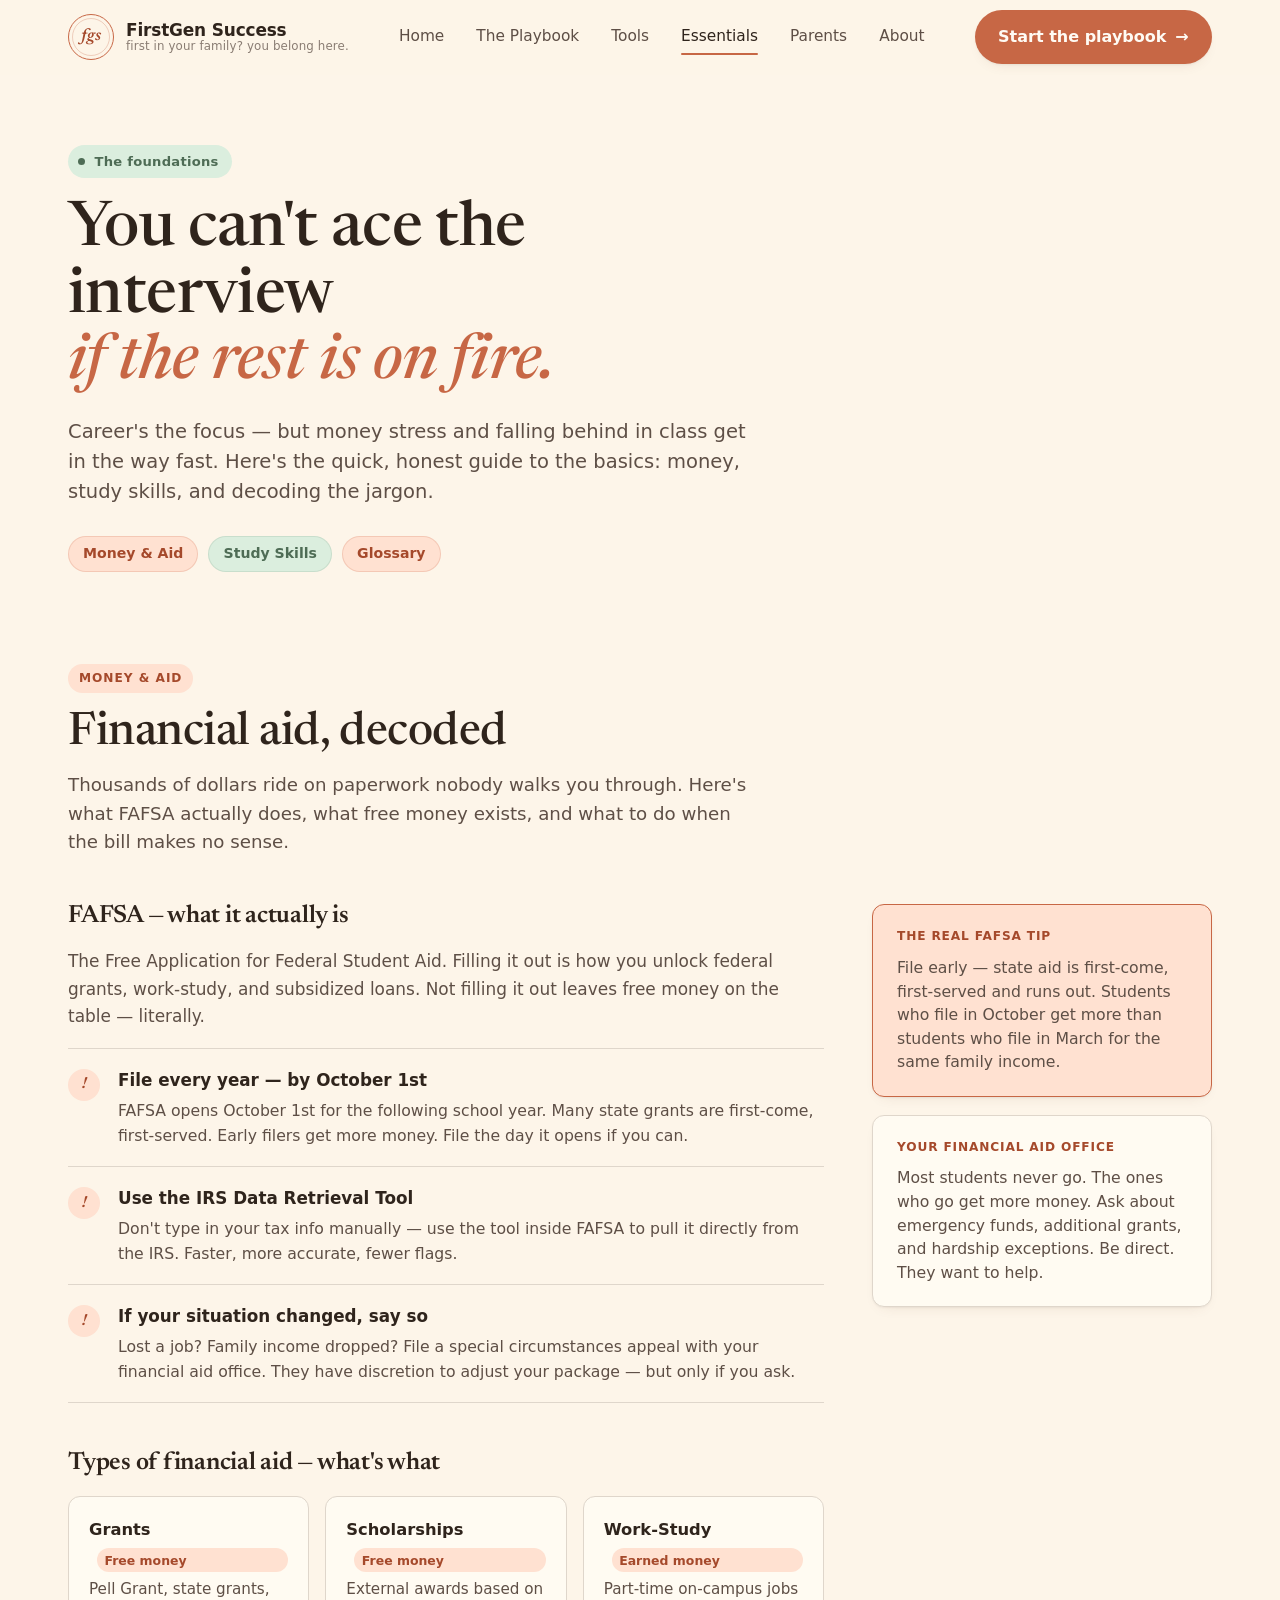
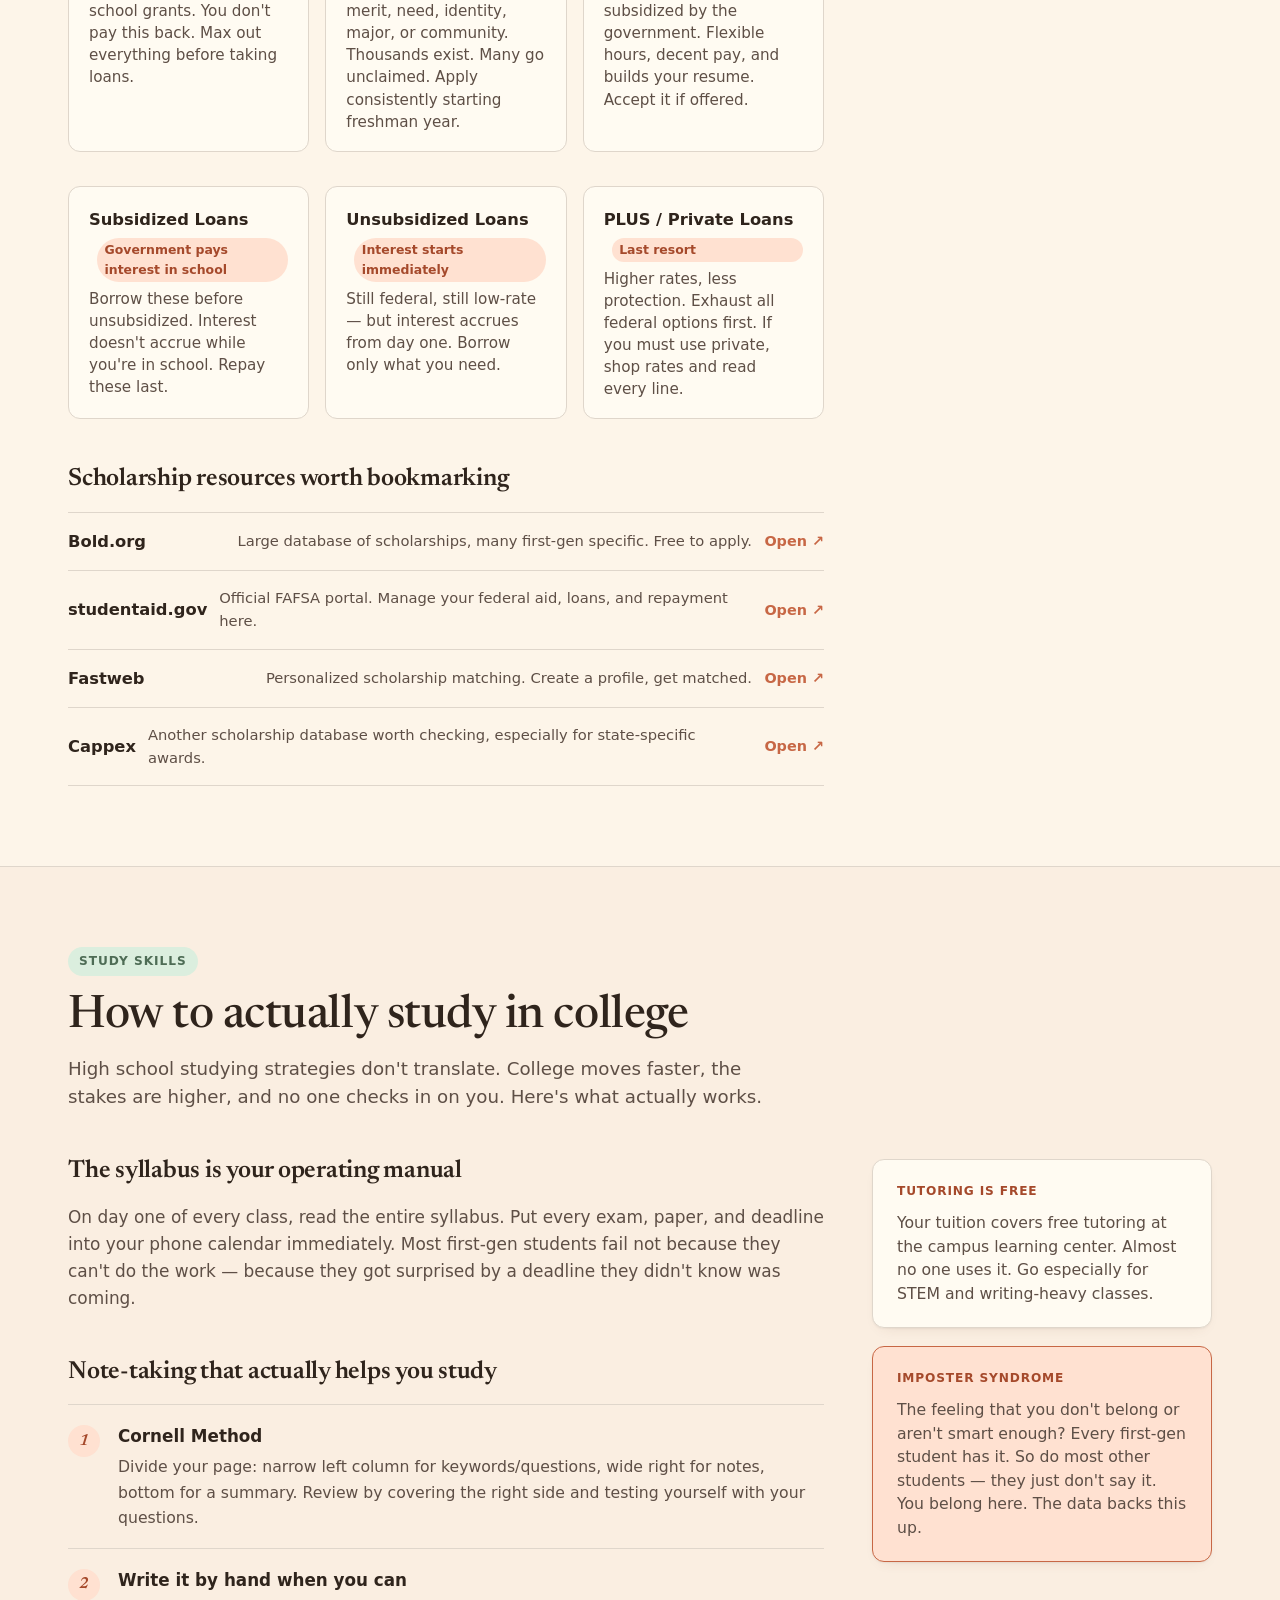
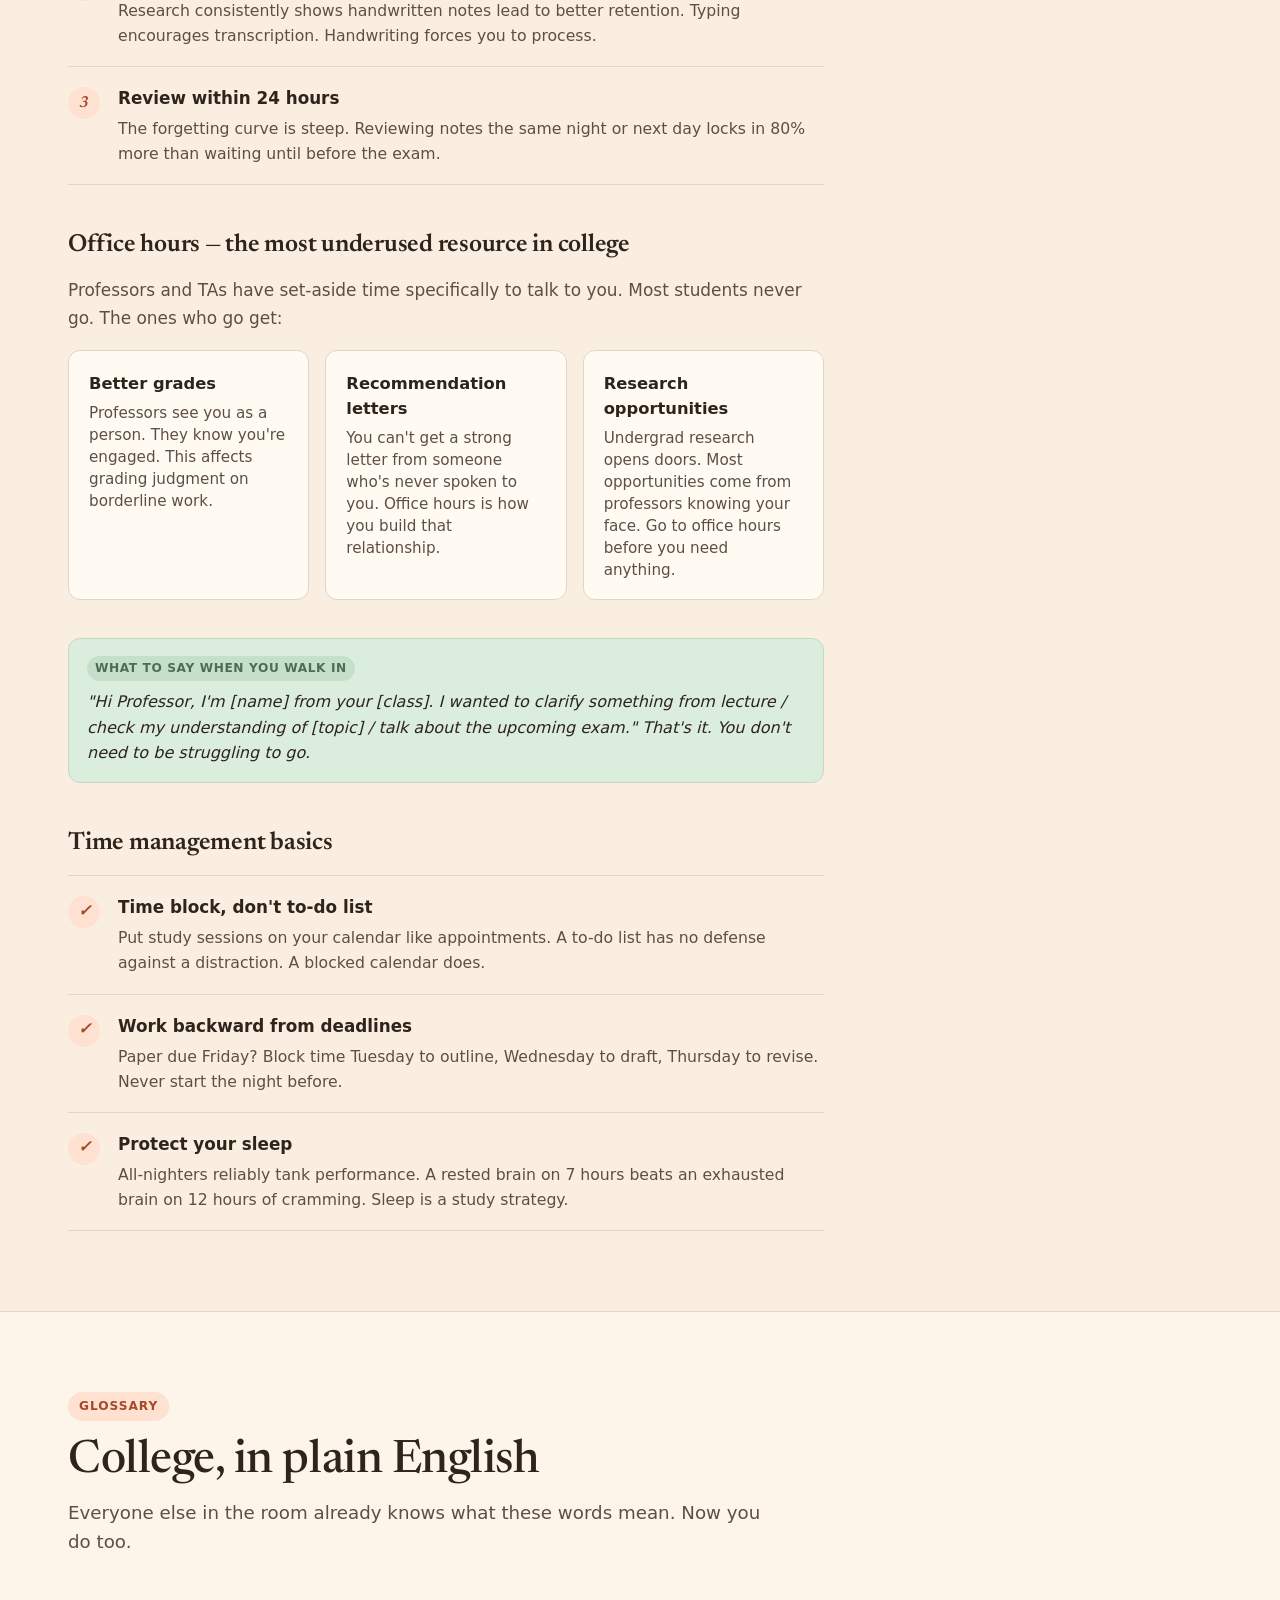
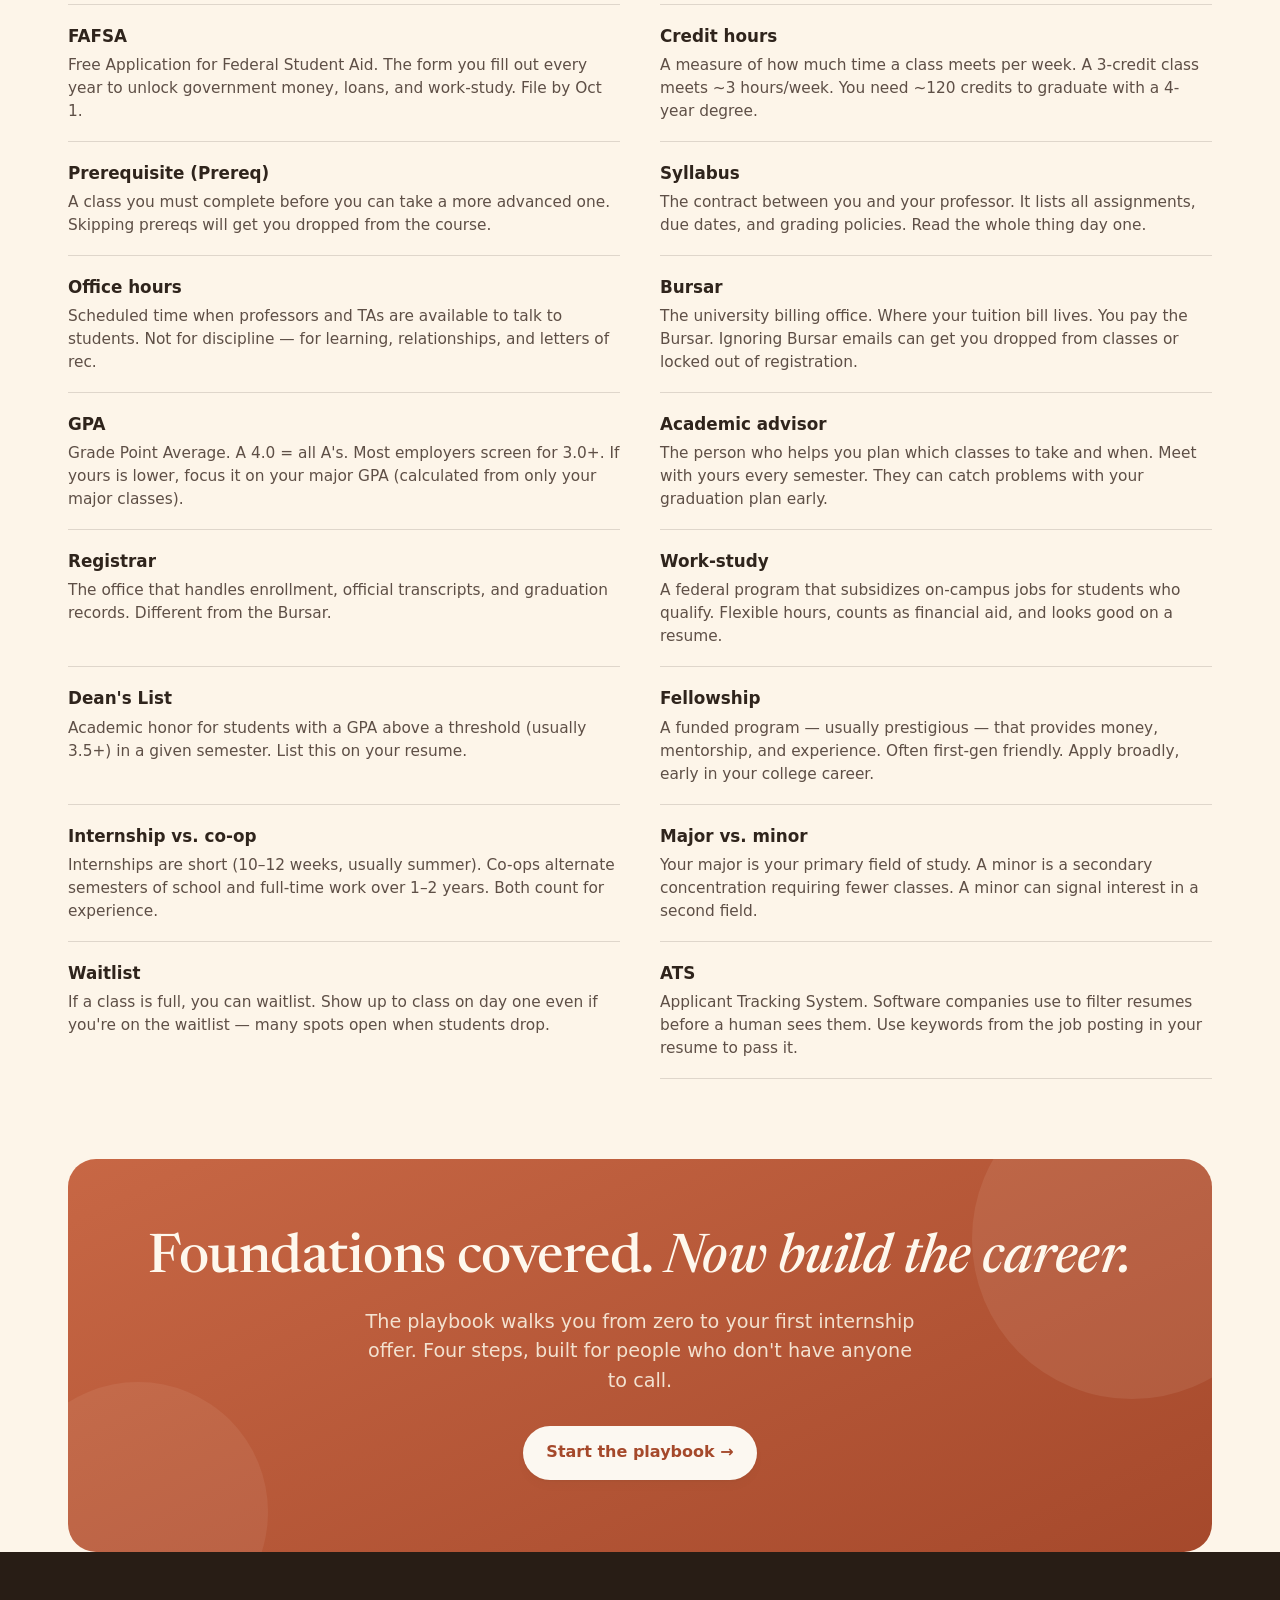
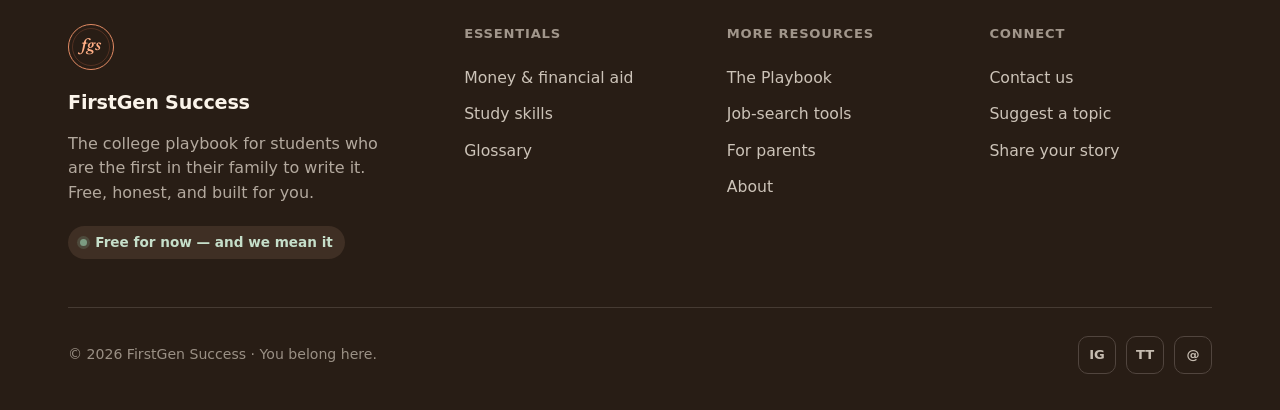
<file: essentials.html>
<!DOCTYPE html>
<html lang="en">
<head>
<meta charset="UTF-8" />
<meta name="viewport" content="width=device-width, initial-scale=1.0" />
<title>Essentials — FirstGen Success</title>
<meta name="description" content="Money, financial aid, study skills, and a plain-English glossary of college terms. The basics that make everything else work — for first-gen students." />
<link rel="preconnect" href="https://fonts.googleapis.com" />
<link rel="preconnect" href="https://fonts.gstatic.com" crossorigin />
<link href="https://fonts.googleapis.com/css2?family=Newsreader:ital,opsz,wght@0,6..72,400;0,6..72,500;0,6..72,600;1,6..72,400;1,6..72,500&family=Hanken+Grotesque:wght@400;500;600;700&display=swap" rel="stylesheet" />
<link rel="stylesheet" href="styles.css" />
</head>
<body>

<header id="header">
  <div class="wrap nav">
    <a class="brand" href="index.html" aria-label="FirstGen Success home">
      <div class="logo">fgs</div>
      <div class="brand-text">
        <span class="brand-name">FirstGen Success</span>
        <span class="brand-tag">first in your family? you belong here.</span>
      </div>
    </a>
    <nav class="nav-links" aria-label="Primary">
      <a href="index.html">Home</a>
      <a href="playbook.html">The Playbook</a>
      <a href="tools.html">Tools</a>
      <a href="essentials.html" class="active">Essentials</a>
      <a href="parents.html">Parents</a>
      <a href="about.html">About</a>
    </nav>
    <div class="nav-right">
      <a class="btn btn-primary" href="playbook.html">Start the playbook <span class="arr">→</span></a>
      <button class="menu-btn" id="menuBtn" aria-label="Open menu" aria-expanded="false">
        <span></span><span></span><span></span>
      </button>
    </div>
  </div>
  <div class="mobile-panel" id="mobilePanel">
    <a href="index.html">Home</a>
    <a href="playbook.html">The Playbook</a>
    <a href="tools.html">Tools</a>
    <a href="essentials.html" class="active">Essentials</a>
    <a href="parents.html">Parents</a>
    <a href="about.html">About</a>
    <a class="btn btn-primary" href="playbook.html">Start the playbook →</a>
  </div>
</header>

<main>

  <!-- SUBHERO -->
  <section class="subhero">
    <div class="wrap">
      <span class="eyebrow"><span class="dot"></span> The foundations</span>
      <h1>You can't ace the interview<br /><em>if the rest is on fire.</em></h1>
      <p class="lede">Career's the focus — but money stress and falling behind in class get in the way fast. Here's the quick, honest guide to the basics: money, study skills, and decoding the jargon.</p>
      <div class="pb-steps-nav">
        <a href="#money" class="pb-step-chip">Money &amp; Aid</a>
        <a href="#study" class="pb-step-chip pb-step-chip--sage">Study Skills</a>
        <a href="#glossary" class="pb-step-chip">Glossary</a>
      </div>
    </div>
  </section>

  <!-- MONEY & AID -->
  <section class="pb-section" id="money">
    <div class="wrap">
      <div class="pb-section-head reveal">
        <div class="pb-step-badge">Money &amp; Aid</div>
        <h2>Financial aid, decoded</h2>
        <p class="pb-section-lede">Thousands of dollars ride on paperwork nobody walks you through. Here's what FAFSA actually does, what free money exists, and what to do when the bill makes no sense.</p>
      </div>

      <div class="content-grid reveal">
        <div class="content-main">

          <div class="content-block">
            <h3>FAFSA — what it actually is</h3>
            <p>The Free Application for Federal Student Aid. Filling it out is how you unlock federal grants, work-study, and subsidized loans. Not filling it out leaves free money on the table — literally.</p>
            <div class="checklist">
              <div class="check-item">
                <span class="ck-num">!</span>
                <div>
                  <b>File every year — by October 1st</b>
                  <p>FAFSA opens October 1st for the following school year. Many state grants are first-come, first-served. Early filers get more money. File the day it opens if you can.</p>
                </div>
              </div>
              <div class="check-item">
                <span class="ck-num">!</span>
                <div>
                  <b>Use the IRS Data Retrieval Tool</b>
                  <p>Don't type in your tax info manually — use the tool inside FAFSA to pull it directly from the IRS. Faster, more accurate, fewer flags.</p>
                </div>
              </div>
              <div class="check-item">
                <span class="ck-num">!</span>
                <div>
                  <b>If your situation changed, say so</b>
                  <p>Lost a job? Family income dropped? File a special circumstances appeal with your financial aid office. They have discretion to adjust your package — but only if you ask.</p>
                </div>
              </div>
            </div>
          </div>

          <div class="content-block">
            <h3>Types of financial aid — what's what</h3>
            <div class="three-col">
              <div class="three-card">
                <b>Grants</b>
                <span class="prog-year" style="margin-bottom:6px; display:block;">Free money</span>
                <p>Pell Grant, state grants, school grants. You don't pay this back. Max out everything before taking loans.</p>
              </div>
              <div class="three-card">
                <b>Scholarships</b>
                <span class="prog-year" style="margin-bottom:6px; display:block;">Free money</span>
                <p>External awards based on merit, need, identity, major, or community. Thousands exist. Many go unclaimed. Apply consistently starting freshman year.</p>
              </div>
              <div class="three-card">
                <b>Work-Study</b>
                <span class="prog-year" style="margin-bottom:6px; display:block;">Earned money</span>
                <p>Part-time on-campus jobs subsidized by the government. Flexible hours, decent pay, and builds your resume. Accept it if offered.</p>
              </div>
            </div>
            <div class="three-col" style="margin-top:16px;">
              <div class="three-card">
                <b>Subsidized Loans</b>
                <span class="prog-year" style="margin-bottom:6px; display:block;">Government pays interest in school</span>
                <p>Borrow these before unsubsidized. Interest doesn't accrue while you're in school. Repay these last.</p>
              </div>
              <div class="three-card">
                <b>Unsubsidized Loans</b>
                <span class="prog-year" style="margin-bottom:6px; display:block;">Interest starts immediately</span>
                <p>Still federal, still low-rate — but interest accrues from day one. Borrow only what you need.</p>
              </div>
              <div class="three-card">
                <b>PLUS / Private Loans</b>
                <span class="prog-year" style="margin-bottom:6px; display:block;">Last resort</span>
                <p>Higher rates, less protection. Exhaust all federal options first. If you must use private, shop rates and read every line.</p>
              </div>
            </div>
          </div>

          <div class="content-block">
            <h3>Scholarship resources worth bookmarking</h3>
            <div class="resource-links">
              <a class="res-link-item" href="https://bold.org" target="_blank" rel="noopener">
                <span class="rli-name">Bold.org</span>
                <span class="rli-desc">Large database of scholarships, many first-gen specific. Free to apply.</span>
                <span class="rli-go">Open ↗</span>
              </a>
              <a class="res-link-item" href="https://studentaid.gov" target="_blank" rel="noopener">
                <span class="rli-name">studentaid.gov</span>
                <span class="rli-desc">Official FAFSA portal. Manage your federal aid, loans, and repayment here.</span>
                <span class="rli-go">Open ↗</span>
              </a>
              <a class="res-link-item" href="https://www.fastweb.com" target="_blank" rel="noopener">
                <span class="rli-name">Fastweb</span>
                <span class="rli-desc">Personalized scholarship matching. Create a profile, get matched.</span>
                <span class="rli-go">Open ↗</span>
              </a>
              <a class="res-link-item" href="https://www.cappex.com" target="_blank" rel="noopener">
                <span class="rli-name">Cappex</span>
                <span class="rli-desc">Another scholarship database worth checking, especially for state-specific awards.</span>
                <span class="rli-go">Open ↗</span>
              </a>
            </div>
          </div>

        </div>

        <div class="content-sidebar">
          <div class="sidebar-card sidebar-card--highlight">
            <div class="sidebar-card-label">The real FAFSA tip</div>
            <p>File early — state aid is first-come, first-served and runs out. Students who file in October get more than students who file in March for the same family income.</p>
          </div>
          <div class="sidebar-card">
            <div class="sidebar-card-label">Your financial aid office</div>
            <p>Most students never go. The ones who go get more money. Ask about emergency funds, additional grants, and hardship exceptions. Be direct. They want to help.</p>
          </div>
        </div>
      </div>
    </div>
  </section>

  <!-- STUDY SKILLS -->
  <section class="pb-section pb-section--alt" id="study">
    <div class="wrap">
      <div class="pb-section-head reveal">
        <div class="pb-step-badge pb-step-badge--sage">Study Skills</div>
        <h2>How to actually study in college</h2>
        <p class="pb-section-lede">High school studying strategies don't translate. College moves faster, the stakes are higher, and no one checks in on you. Here's what actually works.</p>
      </div>

      <div class="content-grid reveal">
        <div class="content-main">

          <div class="content-block">
            <h3>The syllabus is your operating manual</h3>
            <p>On day one of every class, read the entire syllabus. Put every exam, paper, and deadline into your phone calendar immediately. Most first-gen students fail not because they can't do the work — because they got surprised by a deadline they didn't know was coming.</p>
          </div>

          <div class="content-block">
            <h3>Note-taking that actually helps you study</h3>
            <div class="checklist">
              <div class="check-item">
                <span class="ck-num">1</span>
                <div>
                  <b>Cornell Method</b>
                  <p>Divide your page: narrow left column for keywords/questions, wide right for notes, bottom for a summary. Review by covering the right side and testing yourself with your questions.</p>
                </div>
              </div>
              <div class="check-item">
                <span class="ck-num">2</span>
                <div>
                  <b>Write it by hand when you can</b>
                  <p>Research consistently shows handwritten notes lead to better retention. Typing encourages transcription. Handwriting forces you to process.</p>
                </div>
              </div>
              <div class="check-item">
                <span class="ck-num">3</span>
                <div>
                  <b>Review within 24 hours</b>
                  <p>The forgetting curve is steep. Reviewing notes the same night or next day locks in 80% more than waiting until before the exam.</p>
                </div>
              </div>
            </div>
          </div>

          <div class="content-block">
            <h3>Office hours — the most underused resource in college</h3>
            <p>Professors and TAs have set-aside time specifically to talk to you. Most students never go. The ones who go get:</p>
            <div class="three-col">
              <div class="three-card">
                <b>Better grades</b>
                <p>Professors see you as a person. They know you're engaged. This affects grading judgment on borderline work.</p>
              </div>
              <div class="three-card">
                <b>Recommendation letters</b>
                <p>You can't get a strong letter from someone who's never spoken to you. Office hours is how you build that relationship.</p>
              </div>
              <div class="three-card">
                <b>Research opportunities</b>
                <p>Undergrad research opens doors. Most opportunities come from professors knowing your face. Go to office hours before you need anything.</p>
              </div>
            </div>
            <div class="example-box" style="margin-top:20px;">
              <div class="ex-good">
                <span class="ex-label ex-label--good">What to say when you walk in</span>
                <p>"Hi Professor, I'm [name] from your [class]. I wanted to clarify something from lecture / check my understanding of [topic] / talk about the upcoming exam." That's it. You don't need to be struggling to go.</p>
              </div>
            </div>
          </div>

          <div class="content-block">
            <h3>Time management basics</h3>
            <div class="checklist">
              <div class="check-item">
                <span class="ck-num">✓</span>
                <div>
                  <b>Time block, don't to-do list</b>
                  <p>Put study sessions on your calendar like appointments. A to-do list has no defense against a distraction. A blocked calendar does.</p>
                </div>
              </div>
              <div class="check-item">
                <span class="ck-num">✓</span>
                <div>
                  <b>Work backward from deadlines</b>
                  <p>Paper due Friday? Block time Tuesday to outline, Wednesday to draft, Thursday to revise. Never start the night before.</p>
                </div>
              </div>
              <div class="check-item">
                <span class="ck-num">✓</span>
                <div>
                  <b>Protect your sleep</b>
                  <p>All-nighters reliably tank performance. A rested brain on 7 hours beats an exhausted brain on 12 hours of cramming. Sleep is a study strategy.</p>
                </div>
              </div>
            </div>
          </div>

        </div>

        <div class="content-sidebar">
          <div class="sidebar-card">
            <div class="sidebar-card-label">Tutoring is free</div>
            <p>Your tuition covers free tutoring at the campus learning center. Almost no one uses it. Go especially for STEM and writing-heavy classes.</p>
          </div>
          <div class="sidebar-card sidebar-card--highlight">
            <div class="sidebar-card-label">Imposter syndrome</div>
            <p>The feeling that you don't belong or aren't smart enough? Every first-gen student has it. So do most other students — they just don't say it. You belong here. The data backs this up.</p>
          </div>
        </div>
      </div>
    </div>
  </section>

  <!-- GLOSSARY -->
  <section class="pb-section" id="glossary">
    <div class="wrap">
      <div class="pb-section-head reveal">
        <div class="pb-step-badge">Glossary</div>
        <h2>College, in plain English</h2>
        <p class="pb-section-lede">Everyone else in the room already knows what these words mean. Now you do too.</p>
      </div>
      <div class="glossary-grid reveal">
        <div class="glos-item"><b>FAFSA</b><p>Free Application for Federal Student Aid. The form you fill out every year to unlock government money, loans, and work-study. File by Oct 1.</p></div>
        <div class="glos-item"><b>Credit hours</b><p>A measure of how much time a class meets per week. A 3-credit class meets ~3 hours/week. You need ~120 credits to graduate with a 4-year degree.</p></div>
        <div class="glos-item"><b>Prerequisite (Prereq)</b><p>A class you must complete before you can take a more advanced one. Skipping prereqs will get you dropped from the course.</p></div>
        <div class="glos-item"><b>Syllabus</b><p>The contract between you and your professor. It lists all assignments, due dates, and grading policies. Read the whole thing day one.</p></div>
        <div class="glos-item"><b>Office hours</b><p>Scheduled time when professors and TAs are available to talk to students. Not for discipline — for learning, relationships, and letters of rec.</p></div>
        <div class="glos-item"><b>Bursar</b><p>The university billing office. Where your tuition bill lives. You pay the Bursar. Ignoring Bursar emails can get you dropped from classes or locked out of registration.</p></div>
        <div class="glos-item"><b>GPA</b><p>Grade Point Average. A 4.0 = all A's. Most employers screen for 3.0+. If yours is lower, focus it on your major GPA (calculated from only your major classes).</p></div>
        <div class="glos-item"><b>Academic advisor</b><p>The person who helps you plan which classes to take and when. Meet with yours every semester. They can catch problems with your graduation plan early.</p></div>
        <div class="glos-item"><b>Registrar</b><p>The office that handles enrollment, official transcripts, and graduation records. Different from the Bursar.</p></div>
        <div class="glos-item"><b>Work-study</b><p>A federal program that subsidizes on-campus jobs for students who qualify. Flexible hours, counts as financial aid, and looks good on a resume.</p></div>
        <div class="glos-item"><b>Dean's List</b><p>Academic honor for students with a GPA above a threshold (usually 3.5+) in a given semester. List this on your resume.</p></div>
        <div class="glos-item"><b>Fellowship</b><p>A funded program — usually prestigious — that provides money, mentorship, and experience. Often first-gen friendly. Apply broadly, early in your college career.</p></div>
        <div class="glos-item"><b>Internship vs. co-op</b><p>Internships are short (10–12 weeks, usually summer). Co-ops alternate semesters of school and full-time work over 1–2 years. Both count for experience.</p></div>
        <div class="glos-item"><b>Major vs. minor</b><p>Your major is your primary field of study. A minor is a secondary concentration requiring fewer classes. A minor can signal interest in a second field.</p></div>
        <div class="glos-item"><b>Waitlist</b><p>If a class is full, you can waitlist. Show up to class on day one even if you're on the waitlist — many spots open when students drop.</p></div>
        <div class="glos-item"><b>ATS</b><p>Applicant Tracking System. Software companies use to filter resumes before a human sees them. Use keywords from the job posting in your resume to pass it.</p></div>
      </div>
    </div>
  </section>

  <!-- BAND -->
  <section class="band">
    <div class="wrap">
      <div class="band-inner reveal">
        <div class="bk">
          <h2>Foundations covered. <em>Now build the career.</em></h2>
          <p>The playbook walks you from zero to your first internship offer. Four steps, built for people who don't have anyone to call.</p>
          <a class="btn btn-primary" href="playbook.html">Start the playbook →</a>
        </div>
      </div>
    </div>
  </section>

</main>

<!-- FOOTER -->
<footer>
  <div class="wrap">
    <div class="foot-grid">
      <div class="foot-brand">
        <div class="logo">fgs</div>
        <div class="brand-name" style="font-weight:700;">FirstGen Success</div>
        <p class="foot-blurb">The college playbook for students who are the first in their family to write it. Free, honest, and built for you.</p>
        <span class="foot-free"><span class="dot"></span> Free for now — and we mean it</span>
      </div>
      <div class="foot-col">
        <h5>Essentials</h5>
        <a href="#money">Money &amp; financial aid</a>
        <a href="#study">Study skills</a>
        <a href="#glossary">Glossary</a>
      </div>
      <div class="foot-col">
        <h5>More resources</h5>
        <a href="playbook.html">The Playbook</a>
        <a href="tools.html">Job-search tools</a>
        <a href="parents.html">For parents</a>
        <a href="about.html">About</a>
      </div>
      <div class="foot-col">
        <h5>Connect</h5>
        <a href="about.html#contact">Contact us</a>
        <a href="about.html#suggest">Suggest a topic</a>
        <a href="about.html#story">Share your story</a>
      </div>
    </div>
    <div class="foot-bottom">
      <span>© 2026 FirstGen Success · You belong here.</span>
      <div class="foot-social">
        <a href="#" aria-label="Instagram">IG</a>
        <a href="#" aria-label="TikTok">TT</a>
        <a href="mailto:hello@firstgensuccess.com" aria-label="Email">@</a>
      </div>
    </div>
  </div>
</footer>

<script>
  const header = document.getElementById('header');
  const onScroll = () => header.classList.toggle('scrolled', window.scrollY > 8);
  window.addEventListener('scroll', onScroll, { passive:true });
  onScroll();
  const menuBtn = document.getElementById('menuBtn');
  const panel = document.getElementById('mobilePanel');
  menuBtn.addEventListener('click', () => {
    const open = panel.classList.toggle('open');
    menuBtn.setAttribute('aria-expanded', open);
    document.body.style.overflow = open ? 'hidden' : '';
  });
  panel.querySelectorAll('a').forEach(a => a.addEventListener('click', () => {
    panel.classList.remove('open');
    menuBtn.setAttribute('aria-expanded', 'false');
    document.body.style.overflow = '';
  }));
  const io = new IntersectionObserver((entries) => {
    entries.forEach(e => { if (e.isIntersecting){ e.target.classList.add('in'); io.unobserve(e.target); } });
  }, { threshold:0.06, rootMargin:'0px 0px -30px 0px' });
  document.querySelectorAll('.reveal').forEach(el => io.observe(el));
  window.addEventListener('load', () => {
    document.querySelectorAll('.reveal').forEach(el => {
      if (el.getBoundingClientRect().top < window.innerHeight) el.classList.add('in');
    });
  });
</script>
</body>
</html>
</file>
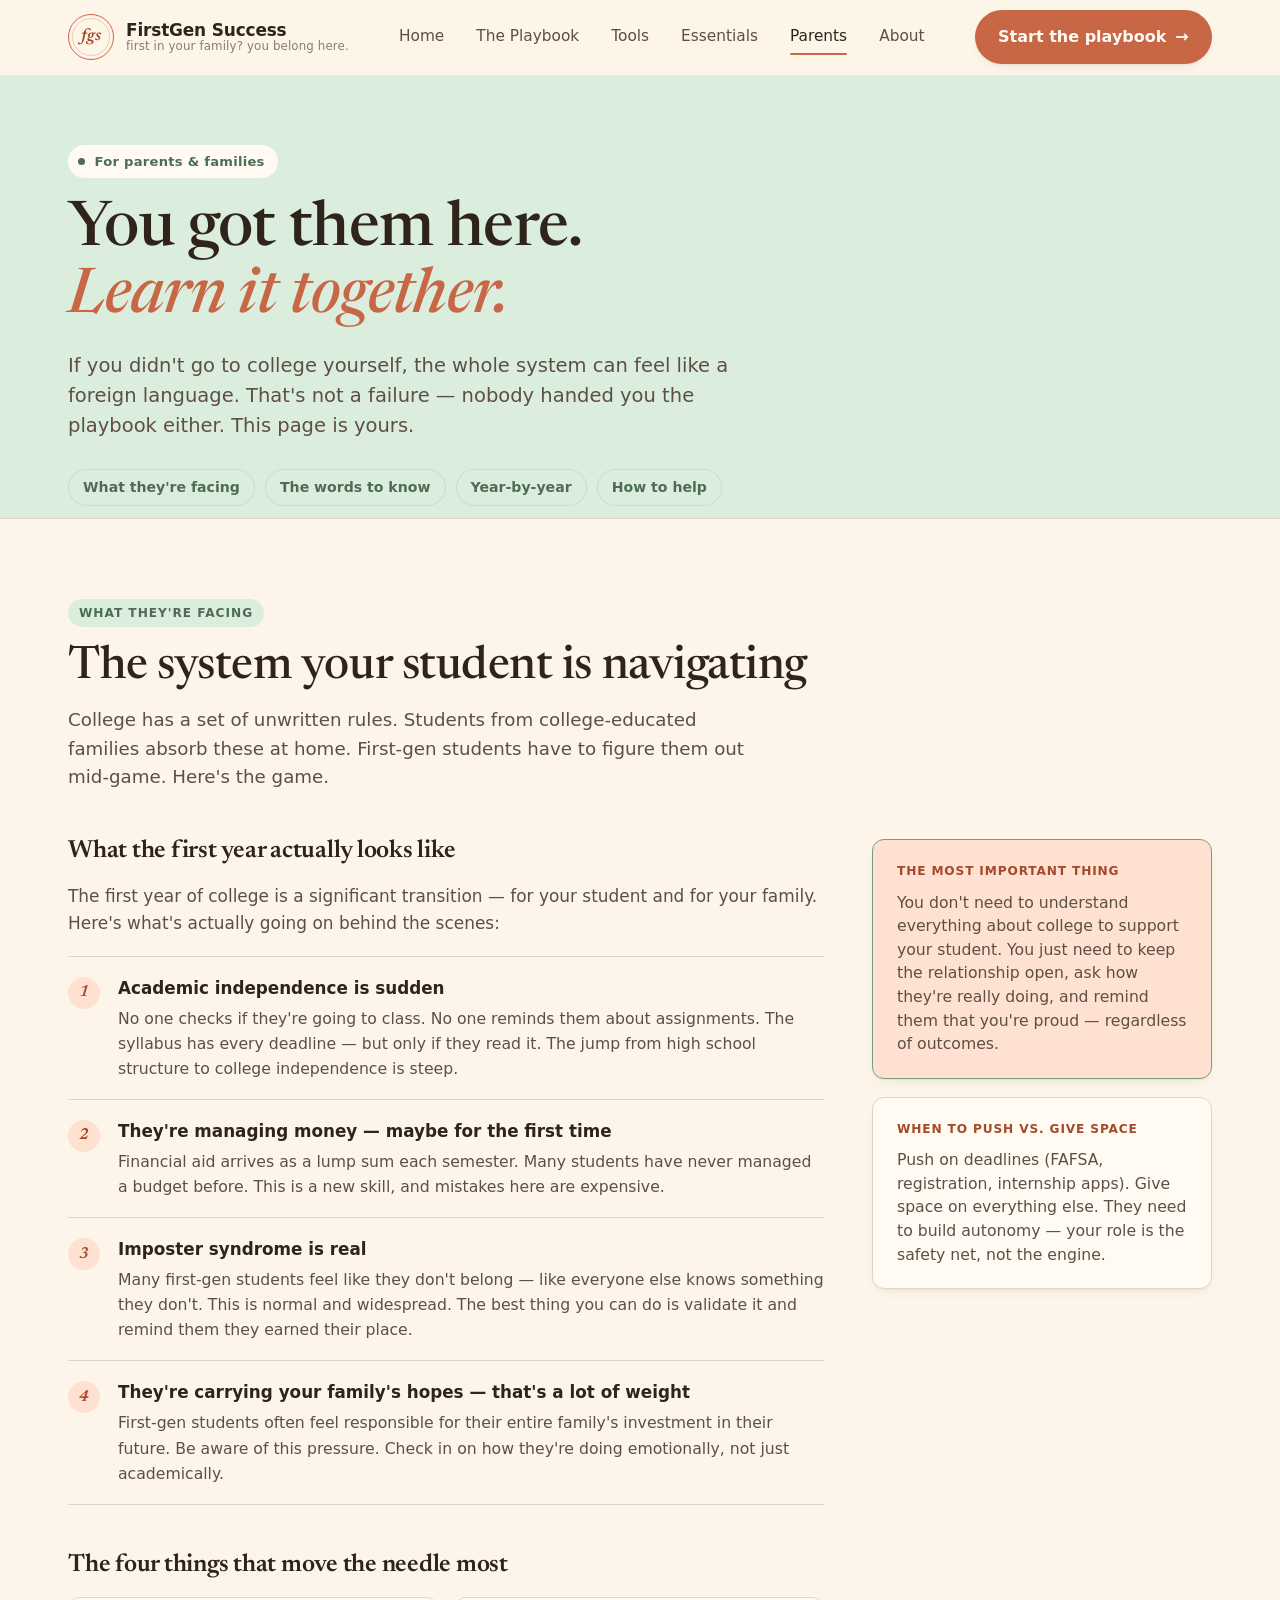
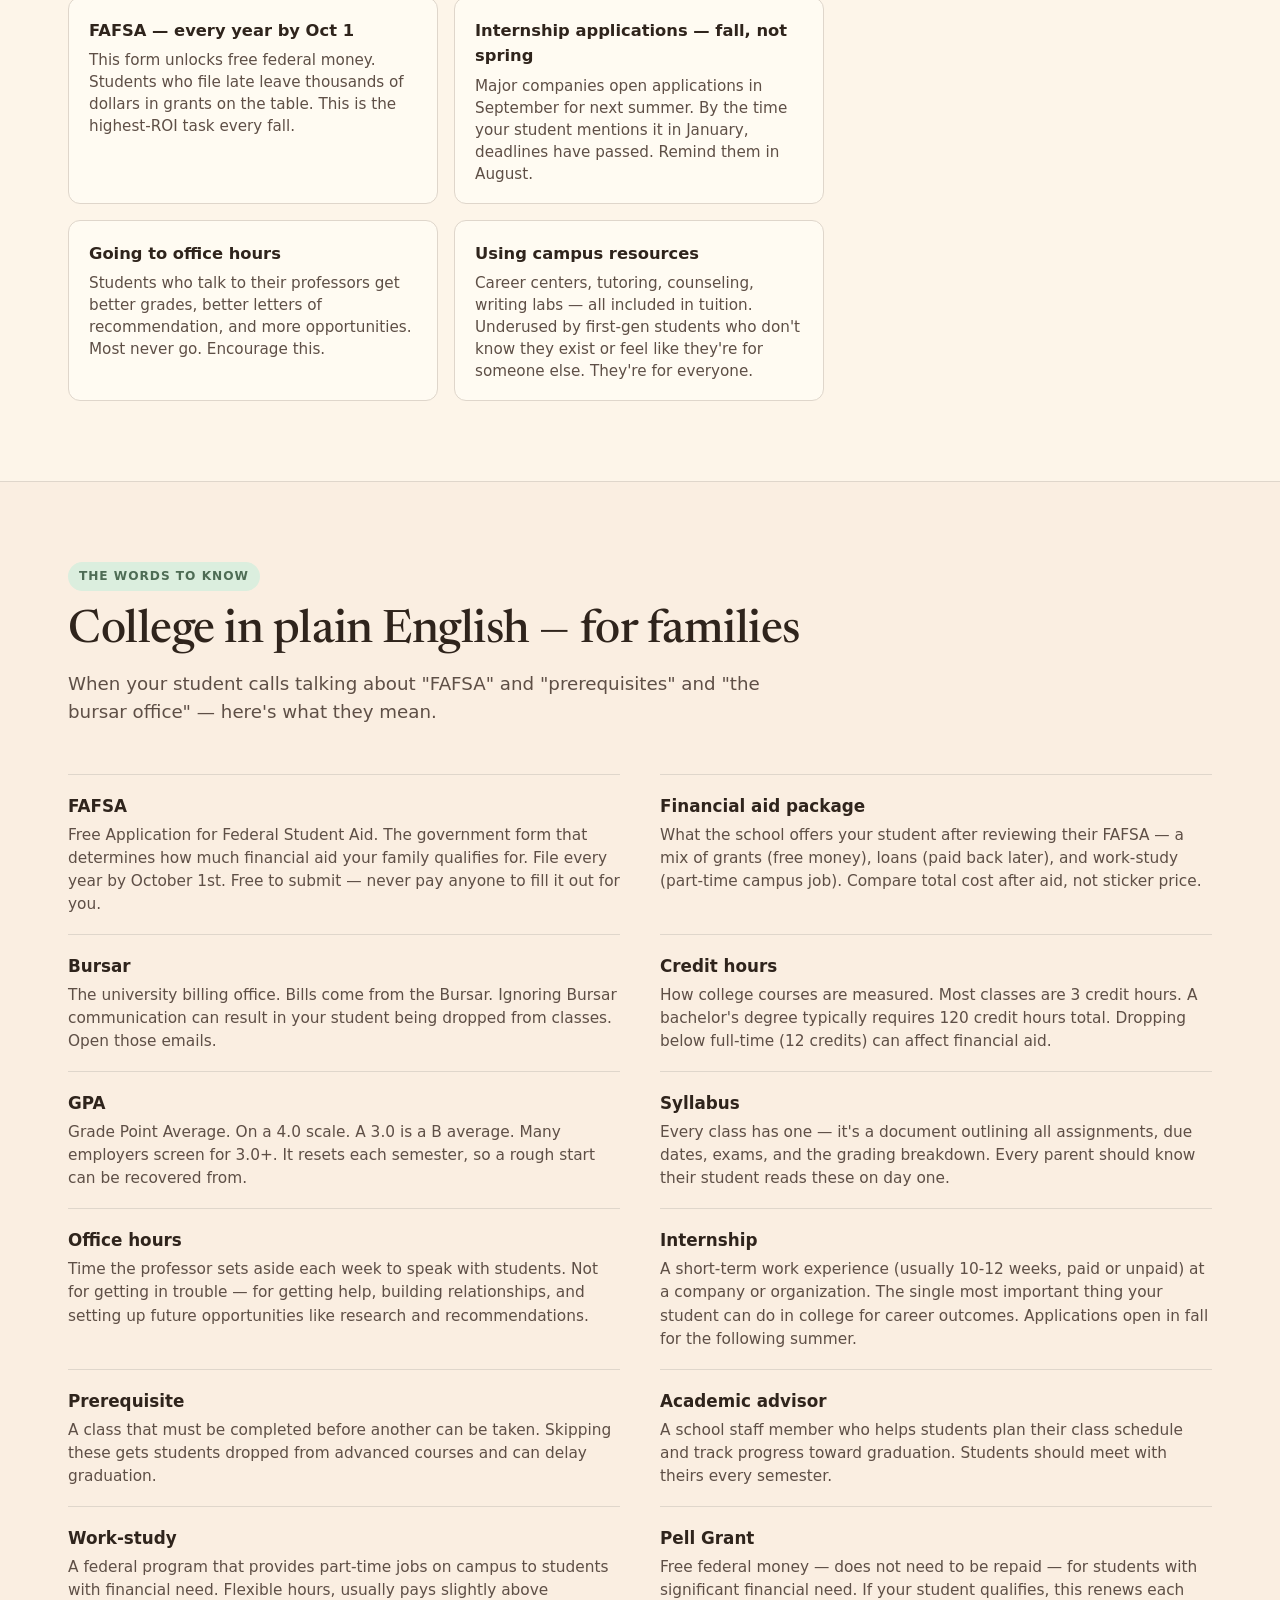
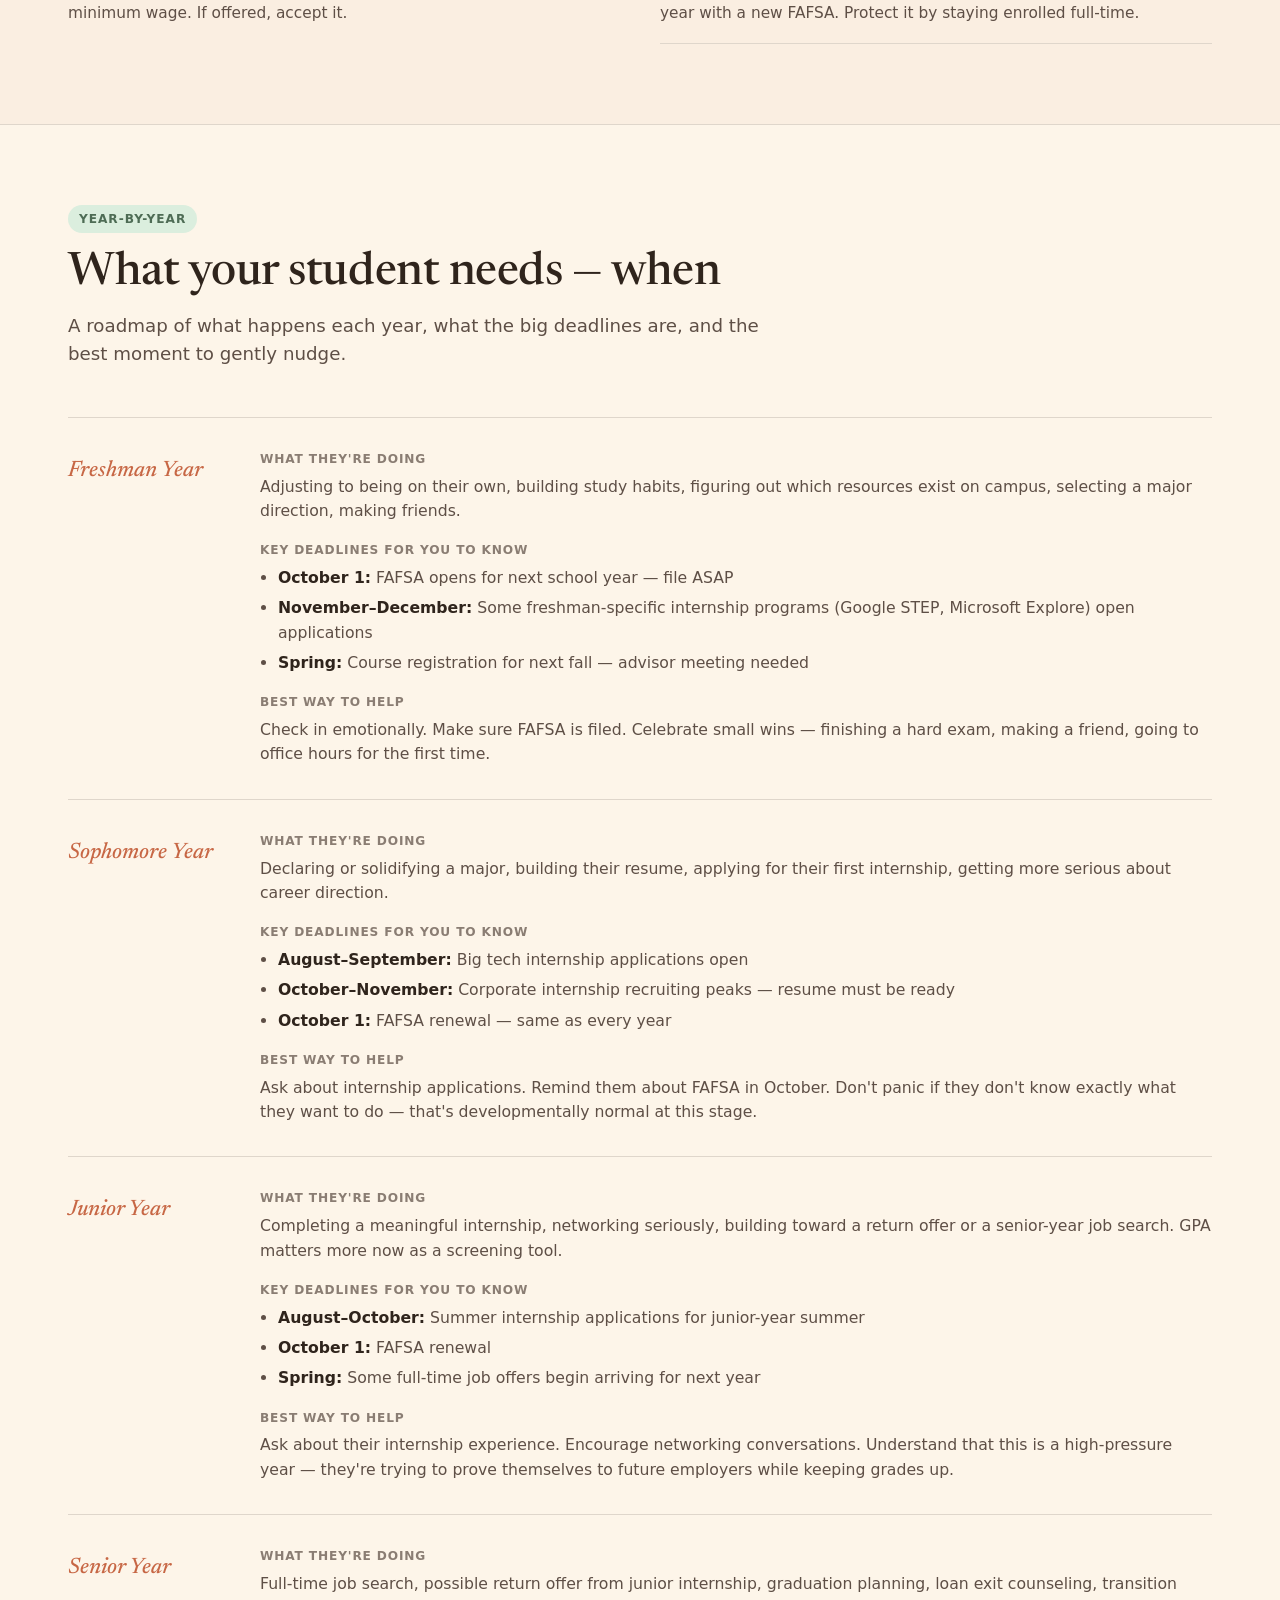
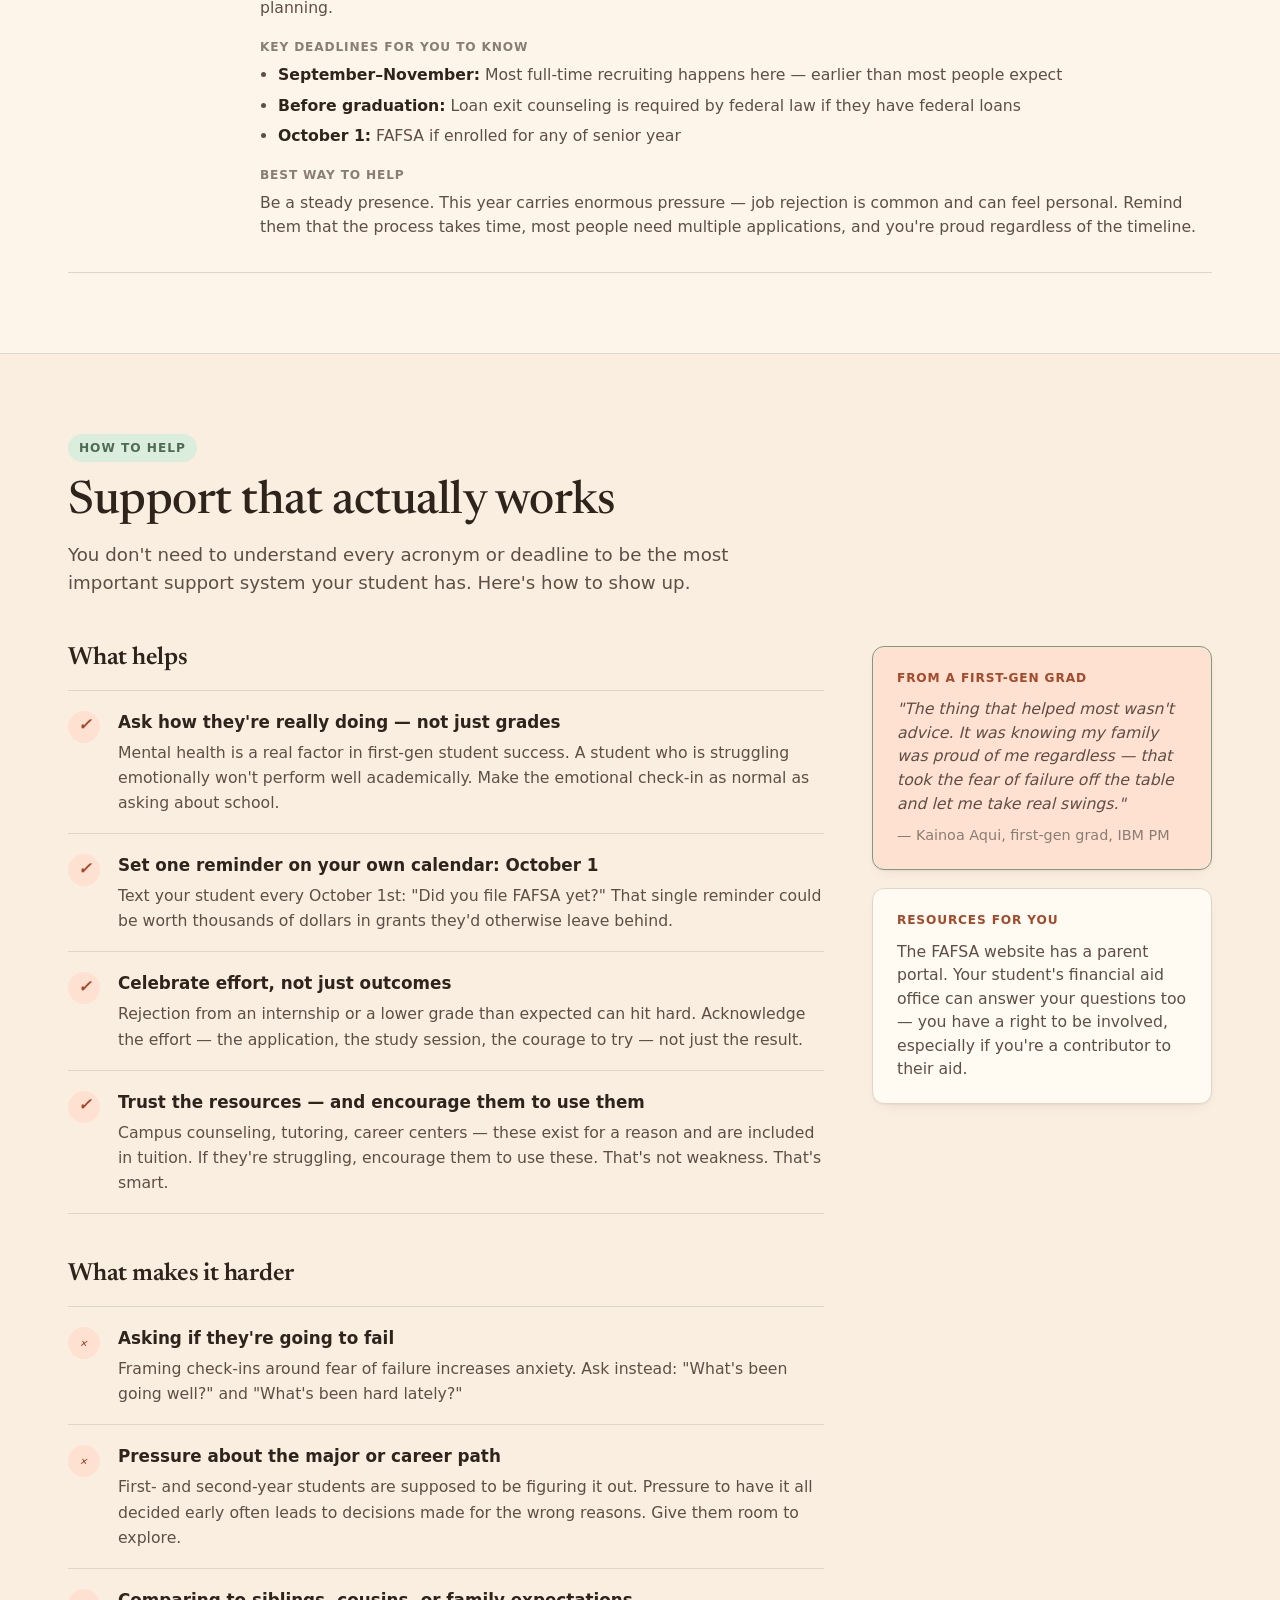
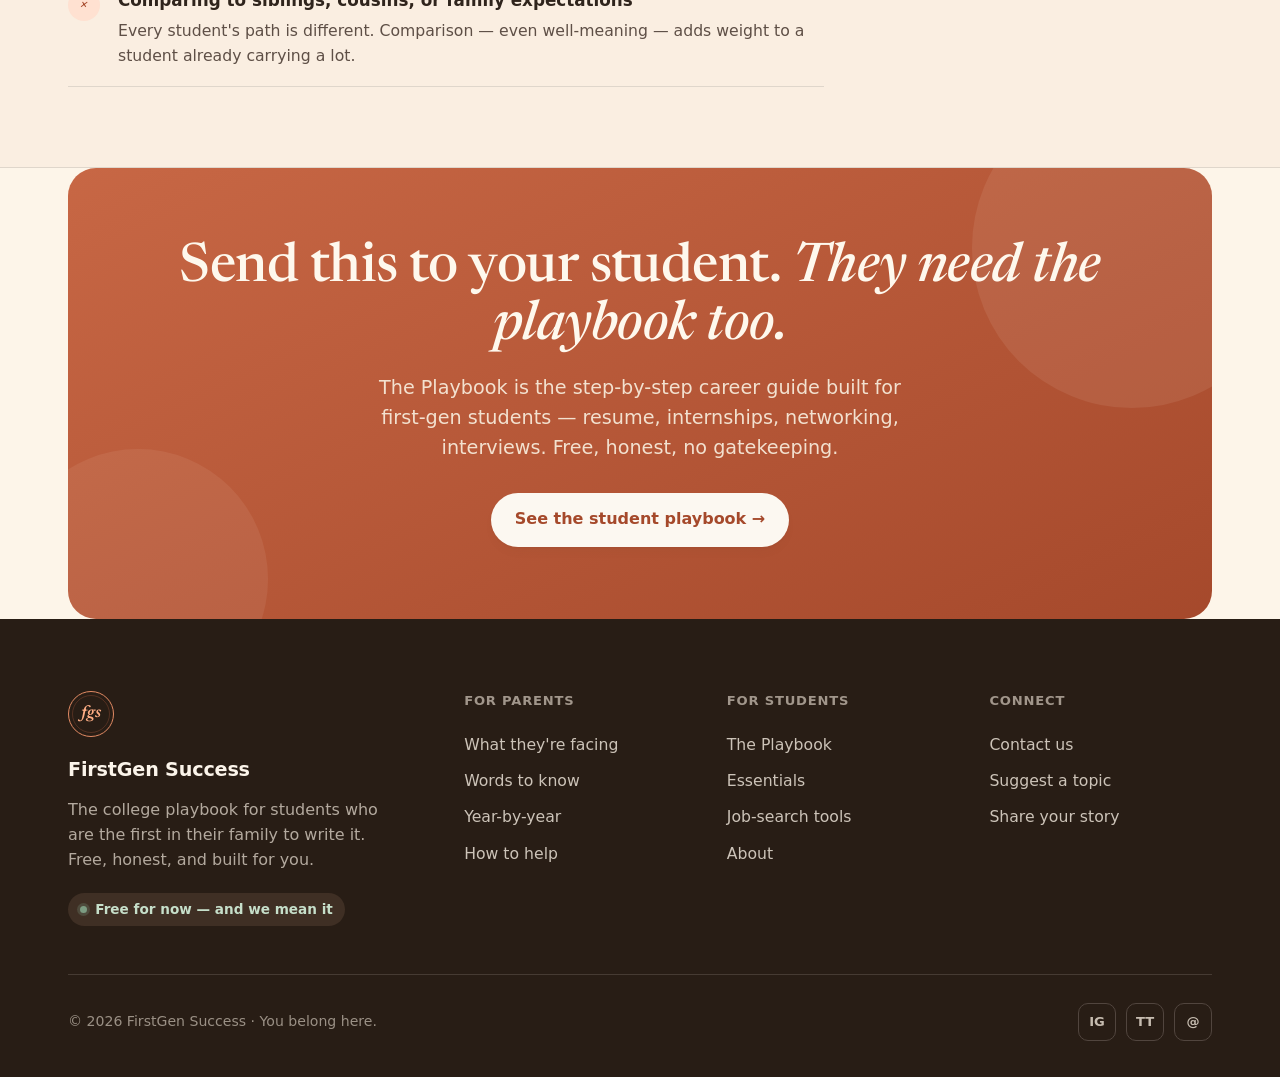
<file: parents.html>
<!DOCTYPE html>
<html lang="en">
<head>
<meta charset="UTF-8" />
<meta name="viewport" content="width=device-width, initial-scale=1.0" />
<title>For Parents — FirstGen Success</title>
<meta name="description" content="A plain-English guide for parents of first-generation college students. Understand what your student is facing, when the big deadlines are, and how to support them — even if you didn't go to college yourself." />
<link rel="preconnect" href="https://fonts.googleapis.com" />
<link rel="preconnect" href="https://fonts.gstatic.com" crossorigin />
<link href="https://fonts.googleapis.com/css2?family=Newsreader:ital,opsz,wght@0,6..72,400;0,6..72,500;0,6..72,600;1,6..72,400;1,6..72,500&family=Hanken+Grotesque:wght@400;500;600;700&display=swap" rel="stylesheet" />
<link rel="stylesheet" href="styles.css" />
</head>
<body>

<header id="header">
  <div class="wrap nav">
    <a class="brand" href="index.html" aria-label="FirstGen Success home">
      <div class="logo">fgs</div>
      <div class="brand-text">
        <span class="brand-name">FirstGen Success</span>
        <span class="brand-tag">first in your family? you belong here.</span>
      </div>
    </a>
    <nav class="nav-links" aria-label="Primary">
      <a href="index.html">Home</a>
      <a href="playbook.html">The Playbook</a>
      <a href="tools.html">Tools</a>
      <a href="essentials.html">Essentials</a>
      <a href="parents.html" class="active">Parents</a>
      <a href="about.html">About</a>
    </nav>
    <div class="nav-right">
      <a class="btn btn-primary" href="playbook.html">Start the playbook <span class="arr">→</span></a>
      <button class="menu-btn" id="menuBtn" aria-label="Open menu" aria-expanded="false">
        <span></span><span></span><span></span>
      </button>
    </div>
  </div>
  <div class="mobile-panel" id="mobilePanel">
    <a href="index.html">Home</a>
    <a href="playbook.html">The Playbook</a>
    <a href="tools.html">Tools</a>
    <a href="essentials.html">Essentials</a>
    <a href="parents.html" class="active">Parents</a>
    <a href="about.html">About</a>
    <a class="btn btn-primary" href="playbook.html">Start the playbook →</a>
  </div>
</header>

<main>

  <!-- SUBHERO -->
  <section class="subhero" style="background:var(--sage-tint); border-bottom:1px solid var(--line);">
    <div class="wrap">
      <span class="eyebrow" style="background:var(--card); color:var(--sage-deep);"><span class="dot" style="background:var(--sage-deep);"></span> For parents &amp; families</span>
      <h1>You got them here.<br /><em>Learn it together.</em></h1>
      <p class="lede">If you didn't go to college yourself, the whole system can feel like a foreign language. That's not a failure — nobody handed you the playbook either. This page is yours.</p>
      <div class="pb-steps-nav">
        <a href="#what-theyre-facing" class="pb-step-chip pb-step-chip--sage">What they're facing</a>
        <a href="#the-words" class="pb-step-chip pb-step-chip--sage">The words to know</a>
        <a href="#the-timeline" class="pb-step-chip pb-step-chip--sage">Year-by-year</a>
        <a href="#how-to-help" class="pb-step-chip pb-step-chip--sage">How to help</a>
      </div>
    </div>
  </section>

  <!-- WHAT THEY'RE FACING -->
  <section class="pb-section" id="what-theyre-facing">
    <div class="wrap">
      <div class="pb-section-head reveal">
        <div class="pb-step-badge pb-step-badge--sage">What they're facing</div>
        <h2>The system your student is navigating</h2>
        <p class="pb-section-lede">College has a set of unwritten rules. Students from college-educated families absorb these at home. First-gen students have to figure them out mid-game. Here's the game.</p>
      </div>

      <div class="content-grid reveal">
        <div class="content-main">

          <div class="content-block">
            <h3>What the first year actually looks like</h3>
            <p>The first year of college is a significant transition — for your student and for your family. Here's what's actually going on behind the scenes:</p>
            <div class="checklist">
              <div class="check-item">
                <span class="ck-num">1</span>
                <div>
                  <b>Academic independence is sudden</b>
                  <p>No one checks if they're going to class. No one reminds them about assignments. The syllabus has every deadline — but only if they read it. The jump from high school structure to college independence is steep.</p>
                </div>
              </div>
              <div class="check-item">
                <span class="ck-num">2</span>
                <div>
                  <b>They're managing money — maybe for the first time</b>
                  <p>Financial aid arrives as a lump sum each semester. Many students have never managed a budget before. This is a new skill, and mistakes here are expensive.</p>
                </div>
              </div>
              <div class="check-item">
                <span class="ck-num">3</span>
                <div>
                  <b>Imposter syndrome is real</b>
                  <p>Many first-gen students feel like they don't belong — like everyone else knows something they don't. This is normal and widespread. The best thing you can do is validate it and remind them they earned their place.</p>
                </div>
              </div>
              <div class="check-item">
                <span class="ck-num">4</span>
                <div>
                  <b>They're carrying your family's hopes — that's a lot of weight</b>
                  <p>First-gen students often feel responsible for their entire family's investment in their future. Be aware of this pressure. Check in on how they're doing emotionally, not just academically.</p>
                </div>
              </div>
            </div>
          </div>

          <div class="content-block">
            <h3>The four things that move the needle most</h3>
            <div class="three-col" style="grid-template-columns:repeat(2,1fr);">
              <div class="three-card">
                <b>FAFSA — every year by Oct 1</b>
                <p>This form unlocks free federal money. Students who file late leave thousands of dollars in grants on the table. This is the highest-ROI task every fall.</p>
              </div>
              <div class="three-card">
                <b>Internship applications — fall, not spring</b>
                <p>Major companies open applications in September for next summer. By the time your student mentions it in January, deadlines have passed. Remind them in August.</p>
              </div>
              <div class="three-card">
                <b>Going to office hours</b>
                <p>Students who talk to their professors get better grades, better letters of recommendation, and more opportunities. Most never go. Encourage this.</p>
              </div>
              <div class="three-card">
                <b>Using campus resources</b>
                <p>Career centers, tutoring, counseling, writing labs — all included in tuition. Underused by first-gen students who don't know they exist or feel like they're for someone else. They're for everyone.</p>
              </div>
            </div>
          </div>

        </div>

        <div class="content-sidebar">
          <div class="sidebar-card sidebar-card--highlight" style="border-color:var(--sage);">
            <div class="sidebar-card-label">The most important thing</div>
            <p>You don't need to understand everything about college to support your student. You just need to keep the relationship open, ask how they're really doing, and remind them that you're proud — regardless of outcomes.</p>
          </div>
          <div class="sidebar-card">
            <div class="sidebar-card-label">When to push vs. give space</div>
            <p>Push on deadlines (FAFSA, registration, internship apps). Give space on everything else. They need to build autonomy — your role is the safety net, not the engine.</p>
          </div>
        </div>
      </div>
    </div>
  </section>

  <!-- THE WORDS -->
  <section class="pb-section pb-section--alt" id="the-words">
    <div class="wrap">
      <div class="pb-section-head reveal">
        <div class="pb-step-badge pb-step-badge--sage">The words to know</div>
        <h2>College in plain English — for families</h2>
        <p class="pb-section-lede">When your student calls talking about "FAFSA" and "prerequisites" and "the bursar office" — here's what they mean.</p>
      </div>
      <div class="glossary-grid reveal">
        <div class="glos-item"><b>FAFSA</b><p>Free Application for Federal Student Aid. The government form that determines how much financial aid your family qualifies for. File every year by October 1st. Free to submit — never pay anyone to fill it out for you.</p></div>
        <div class="glos-item"><b>Financial aid package</b><p>What the school offers your student after reviewing their FAFSA — a mix of grants (free money), loans (paid back later), and work-study (part-time campus job). Compare total cost after aid, not sticker price.</p></div>
        <div class="glos-item"><b>Bursar</b><p>The university billing office. Bills come from the Bursar. Ignoring Bursar communication can result in your student being dropped from classes. Open those emails.</p></div>
        <div class="glos-item"><b>Credit hours</b><p>How college courses are measured. Most classes are 3 credit hours. A bachelor's degree typically requires 120 credit hours total. Dropping below full-time (12 credits) can affect financial aid.</p></div>
        <div class="glos-item"><b>GPA</b><p>Grade Point Average. On a 4.0 scale. A 3.0 is a B average. Many employers screen for 3.0+. It resets each semester, so a rough start can be recovered from.</p></div>
        <div class="glos-item"><b>Syllabus</b><p>Every class has one — it's a document outlining all assignments, due dates, exams, and the grading breakdown. Every parent should know their student reads these on day one.</p></div>
        <div class="glos-item"><b>Office hours</b><p>Time the professor sets aside each week to speak with students. Not for getting in trouble — for getting help, building relationships, and setting up future opportunities like research and recommendations.</p></div>
        <div class="glos-item"><b>Internship</b><p>A short-term work experience (usually 10-12 weeks, paid or unpaid) at a company or organization. The single most important thing your student can do in college for career outcomes. Applications open in fall for the following summer.</p></div>
        <div class="glos-item"><b>Prerequisite</b><p>A class that must be completed before another can be taken. Skipping these gets students dropped from advanced courses and can delay graduation.</p></div>
        <div class="glos-item"><b>Academic advisor</b><p>A school staff member who helps students plan their class schedule and track progress toward graduation. Students should meet with theirs every semester.</p></div>
        <div class="glos-item"><b>Work-study</b><p>A federal program that provides part-time jobs on campus to students with financial need. Flexible hours, usually pays slightly above minimum wage. If offered, accept it.</p></div>
        <div class="glos-item"><b>Pell Grant</b><p>Free federal money — does not need to be repaid — for students with significant financial need. If your student qualifies, this renews each year with a new FAFSA. Protect it by staying enrolled full-time.</p></div>
      </div>
    </div>
  </section>

  <!-- THE TIMELINE -->
  <section class="pb-section" id="the-timeline">
    <div class="wrap">
      <div class="pb-section-head reveal">
        <div class="pb-step-badge pb-step-badge--sage">Year-by-year</div>
        <h2>What your student needs — when</h2>
        <p class="pb-section-lede">A roadmap of what happens each year, what the big deadlines are, and the best moment to gently nudge.</p>
      </div>
      <div class="reveal">
        <div class="parent-timeline">
          <div class="ptl-item">
            <div class="ptl-year">Freshman Year</div>
            <div class="ptl-content">
              <div class="ptl-section">
                <div class="ptl-section-label">What they're doing</div>
                <p>Adjusting to being on their own, building study habits, figuring out which resources exist on campus, selecting a major direction, making friends.</p>
              </div>
              <div class="ptl-section">
                <div class="ptl-section-label">Key deadlines for you to know</div>
                <ul class="ptl-list">
                  <li><b>October 1:</b> FAFSA opens for next school year — file ASAP</li>
                  <li><b>November–December:</b> Some freshman-specific internship programs (Google STEP, Microsoft Explore) open applications</li>
                  <li><b>Spring:</b> Course registration for next fall — advisor meeting needed</li>
                </ul>
              </div>
              <div class="ptl-section">
                <div class="ptl-section-label">Best way to help</div>
                <p>Check in emotionally. Make sure FAFSA is filed. Celebrate small wins — finishing a hard exam, making a friend, going to office hours for the first time.</p>
              </div>
            </div>
          </div>

          <div class="ptl-item">
            <div class="ptl-year">Sophomore Year</div>
            <div class="ptl-content">
              <div class="ptl-section">
                <div class="ptl-section-label">What they're doing</div>
                <p>Declaring or solidifying a major, building their resume, applying for their first internship, getting more serious about career direction.</p>
              </div>
              <div class="ptl-section">
                <div class="ptl-section-label">Key deadlines for you to know</div>
                <ul class="ptl-list">
                  <li><b>August–September:</b> Big tech internship applications open</li>
                  <li><b>October–November:</b> Corporate internship recruiting peaks — resume must be ready</li>
                  <li><b>October 1:</b> FAFSA renewal — same as every year</li>
                </ul>
              </div>
              <div class="ptl-section">
                <div class="ptl-section-label">Best way to help</div>
                <p>Ask about internship applications. Remind them about FAFSA in October. Don't panic if they don't know exactly what they want to do — that's developmentally normal at this stage.</p>
              </div>
            </div>
          </div>

          <div class="ptl-item">
            <div class="ptl-year">Junior Year</div>
            <div class="ptl-content">
              <div class="ptl-section">
                <div class="ptl-section-label">What they're doing</div>
                <p>Completing a meaningful internship, networking seriously, building toward a return offer or a senior-year job search. GPA matters more now as a screening tool.</p>
              </div>
              <div class="ptl-section">
                <div class="ptl-section-label">Key deadlines for you to know</div>
                <ul class="ptl-list">
                  <li><b>August–October:</b> Summer internship applications for junior-year summer</li>
                  <li><b>October 1:</b> FAFSA renewal</li>
                  <li><b>Spring:</b> Some full-time job offers begin arriving for next year</li>
                </ul>
              </div>
              <div class="ptl-section">
                <div class="ptl-section-label">Best way to help</div>
                <p>Ask about their internship experience. Encourage networking conversations. Understand that this is a high-pressure year — they're trying to prove themselves to future employers while keeping grades up.</p>
              </div>
            </div>
          </div>

          <div class="ptl-item">
            <div class="ptl-year">Senior Year</div>
            <div class="ptl-content">
              <div class="ptl-section">
                <div class="ptl-section-label">What they're doing</div>
                <p>Full-time job search, possible return offer from junior internship, graduation planning, loan exit counseling, transition planning.</p>
              </div>
              <div class="ptl-section">
                <div class="ptl-section-label">Key deadlines for you to know</div>
                <ul class="ptl-list">
                  <li><b>September–November:</b> Most full-time recruiting happens here — earlier than most people expect</li>
                  <li><b>Before graduation:</b> Loan exit counseling is required by federal law if they have federal loans</li>
                  <li><b>October 1:</b> FAFSA if enrolled for any of senior year</li>
                </ul>
              </div>
              <div class="ptl-section">
                <div class="ptl-section-label">Best way to help</div>
                <p>Be a steady presence. This year carries enormous pressure — job rejection is common and can feel personal. Remind them that the process takes time, most people need multiple applications, and you're proud regardless of the timeline.</p>
              </div>
            </div>
          </div>
        </div>
      </div>
    </div>
  </section>

  <!-- HOW TO HELP -->
  <section class="pb-section pb-section--alt" id="how-to-help">
    <div class="wrap">
      <div class="pb-section-head reveal">
        <div class="pb-step-badge pb-step-badge--sage">How to help</div>
        <h2>Support that actually works</h2>
        <p class="pb-section-lede">You don't need to understand every acronym or deadline to be the most important support system your student has. Here's how to show up.</p>
      </div>
      <div class="content-grid reveal">
        <div class="content-main">

          <div class="content-block">
            <h3>What helps</h3>
            <div class="checklist">
              <div class="check-item">
                <span class="ck-num">✓</span>
                <div>
                  <b>Ask how they're really doing — not just grades</b>
                  <p>Mental health is a real factor in first-gen student success. A student who is struggling emotionally won't perform well academically. Make the emotional check-in as normal as asking about school.</p>
                </div>
              </div>
              <div class="check-item">
                <span class="ck-num">✓</span>
                <div>
                  <b>Set one reminder on your own calendar: October 1</b>
                  <p>Text your student every October 1st: "Did you file FAFSA yet?" That single reminder could be worth thousands of dollars in grants they'd otherwise leave behind.</p>
                </div>
              </div>
              <div class="check-item">
                <span class="ck-num">✓</span>
                <div>
                  <b>Celebrate effort, not just outcomes</b>
                  <p>Rejection from an internship or a lower grade than expected can hit hard. Acknowledge the effort — the application, the study session, the courage to try — not just the result.</p>
                </div>
              </div>
              <div class="check-item">
                <span class="ck-num">✓</span>
                <div>
                  <b>Trust the resources — and encourage them to use them</b>
                  <p>Campus counseling, tutoring, career centers — these exist for a reason and are included in tuition. If they're struggling, encourage them to use these. That's not weakness. That's smart.</p>
                </div>
              </div>
            </div>
          </div>

          <div class="content-block">
            <h3>What makes it harder</h3>
            <div class="checklist">
              <div class="check-item">
                <span class="ck-num">×</span>
                <div>
                  <b>Asking if they're going to fail</b>
                  <p>Framing check-ins around fear of failure increases anxiety. Ask instead: "What's been going well?" and "What's been hard lately?"</p>
                </div>
              </div>
              <div class="check-item">
                <span class="ck-num">×</span>
                <div>
                  <b>Pressure about the major or career path</b>
                  <p>First- and second-year students are supposed to be figuring it out. Pressure to have it all decided early often leads to decisions made for the wrong reasons. Give them room to explore.</p>
                </div>
              </div>
              <div class="check-item">
                <span class="ck-num">×</span>
                <div>
                  <b>Comparing to siblings, cousins, or family expectations</b>
                  <p>Every student's path is different. Comparison — even well-meaning — adds weight to a student already carrying a lot.</p>
                </div>
              </div>
            </div>
          </div>

        </div>

        <div class="content-sidebar">
          <div class="sidebar-card sidebar-card--highlight" style="border-color:var(--sage);">
            <div class="sidebar-card-label">From a first-gen grad</div>
            <p style="font-style:italic;">"The thing that helped most wasn't advice. It was knowing my family was proud of me regardless — that took the fear of failure off the table and let me take real swings."</p>
            <p style="font-size:.9rem; margin-top:10px; color:var(--ink-faint);">— Kainoa Aqui, first-gen grad, IBM PM</p>
          </div>
          <div class="sidebar-card">
            <div class="sidebar-card-label">Resources for you</div>
            <p>The FAFSA website has a parent portal. Your student's financial aid office can answer your questions too — you have a right to be involved, especially if you're a contributor to their aid.</p>
          </div>
        </div>
      </div>
    </div>
  </section>

  <!-- BAND -->
  <section class="band">
    <div class="wrap">
      <div class="band-inner reveal">
        <div class="bk">
          <h2>Send this to your student. <em>They need the playbook too.</em></h2>
          <p>The Playbook is the step-by-step career guide built for first-gen students — resume, internships, networking, interviews. Free, honest, no gatekeeping.</p>
          <a class="btn btn-primary" href="playbook.html">See the student playbook →</a>
        </div>
      </div>
    </div>
  </section>

</main>

<!-- FOOTER -->
<footer>
  <div class="wrap">
    <div class="foot-grid">
      <div class="foot-brand">
        <div class="logo">fgs</div>
        <div class="brand-name" style="font-weight:700;">FirstGen Success</div>
        <p class="foot-blurb">The college playbook for students who are the first in their family to write it. Free, honest, and built for you.</p>
        <span class="foot-free"><span class="dot"></span> Free for now — and we mean it</span>
      </div>
      <div class="foot-col">
        <h5>For Parents</h5>
        <a href="#what-theyre-facing">What they're facing</a>
        <a href="#the-words">Words to know</a>
        <a href="#the-timeline">Year-by-year</a>
        <a href="#how-to-help">How to help</a>
      </div>
      <div class="foot-col">
        <h5>For Students</h5>
        <a href="playbook.html">The Playbook</a>
        <a href="essentials.html">Essentials</a>
        <a href="tools.html">Job-search tools</a>
        <a href="about.html">About</a>
      </div>
      <div class="foot-col">
        <h5>Connect</h5>
        <a href="about.html#contact">Contact us</a>
        <a href="about.html#suggest">Suggest a topic</a>
        <a href="about.html#story">Share your story</a>
      </div>
    </div>
    <div class="foot-bottom">
      <span>© 2026 FirstGen Success · You belong here.</span>
      <div class="foot-social">
        <a href="#" aria-label="Instagram">IG</a>
        <a href="#" aria-label="TikTok">TT</a>
        <a href="mailto:hello@firstgensuccess.com" aria-label="Email">@</a>
      </div>
    </div>
  </div>
</footer>

<script>
  const header = document.getElementById('header');
  const onScroll = () => header.classList.toggle('scrolled', window.scrollY > 8);
  window.addEventListener('scroll', onScroll, { passive:true });
  onScroll();
  const menuBtn = document.getElementById('menuBtn');
  const panel = document.getElementById('mobilePanel');
  menuBtn.addEventListener('click', () => {
    const open = panel.classList.toggle('open');
    menuBtn.setAttribute('aria-expanded', open);
    document.body.style.overflow = open ? 'hidden' : '';
  });
  panel.querySelectorAll('a').forEach(a => a.addEventListener('click', () => {
    panel.classList.remove('open');
    menuBtn.setAttribute('aria-expanded', 'false');
    document.body.style.overflow = '';
  }));
  const io = new IntersectionObserver((entries) => {
    entries.forEach(e => { if (e.isIntersecting){ e.target.classList.add('in'); io.unobserve(e.target); } });
  }, { threshold:0.06, rootMargin:'0px 0px -30px 0px' });
  document.querySelectorAll('.reveal').forEach(el => io.observe(el));
  window.addEventListener('load', () => {
    document.querySelectorAll('.reveal').forEach(el => {
      if (el.getBoundingClientRect().top < window.innerHeight) el.classList.add('in');
    });
  });
</script>
</body>
</html>
</file>
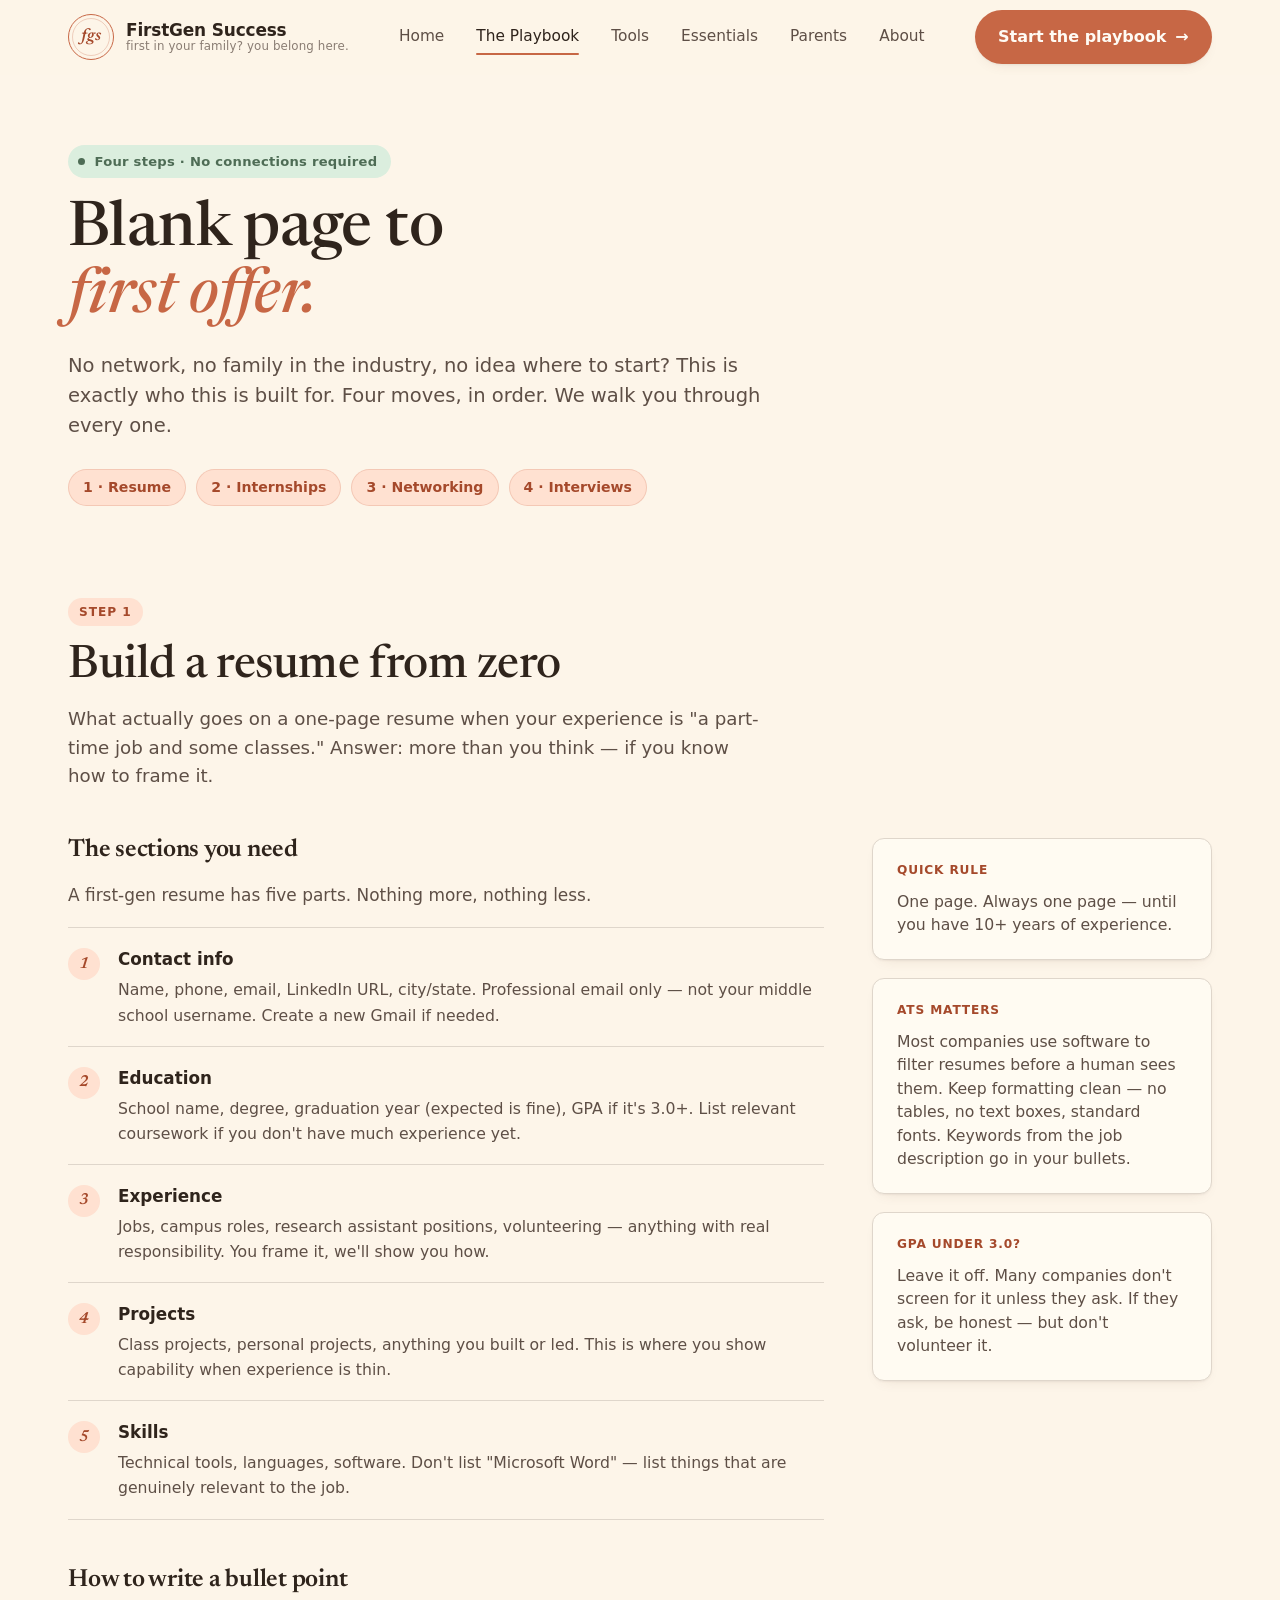
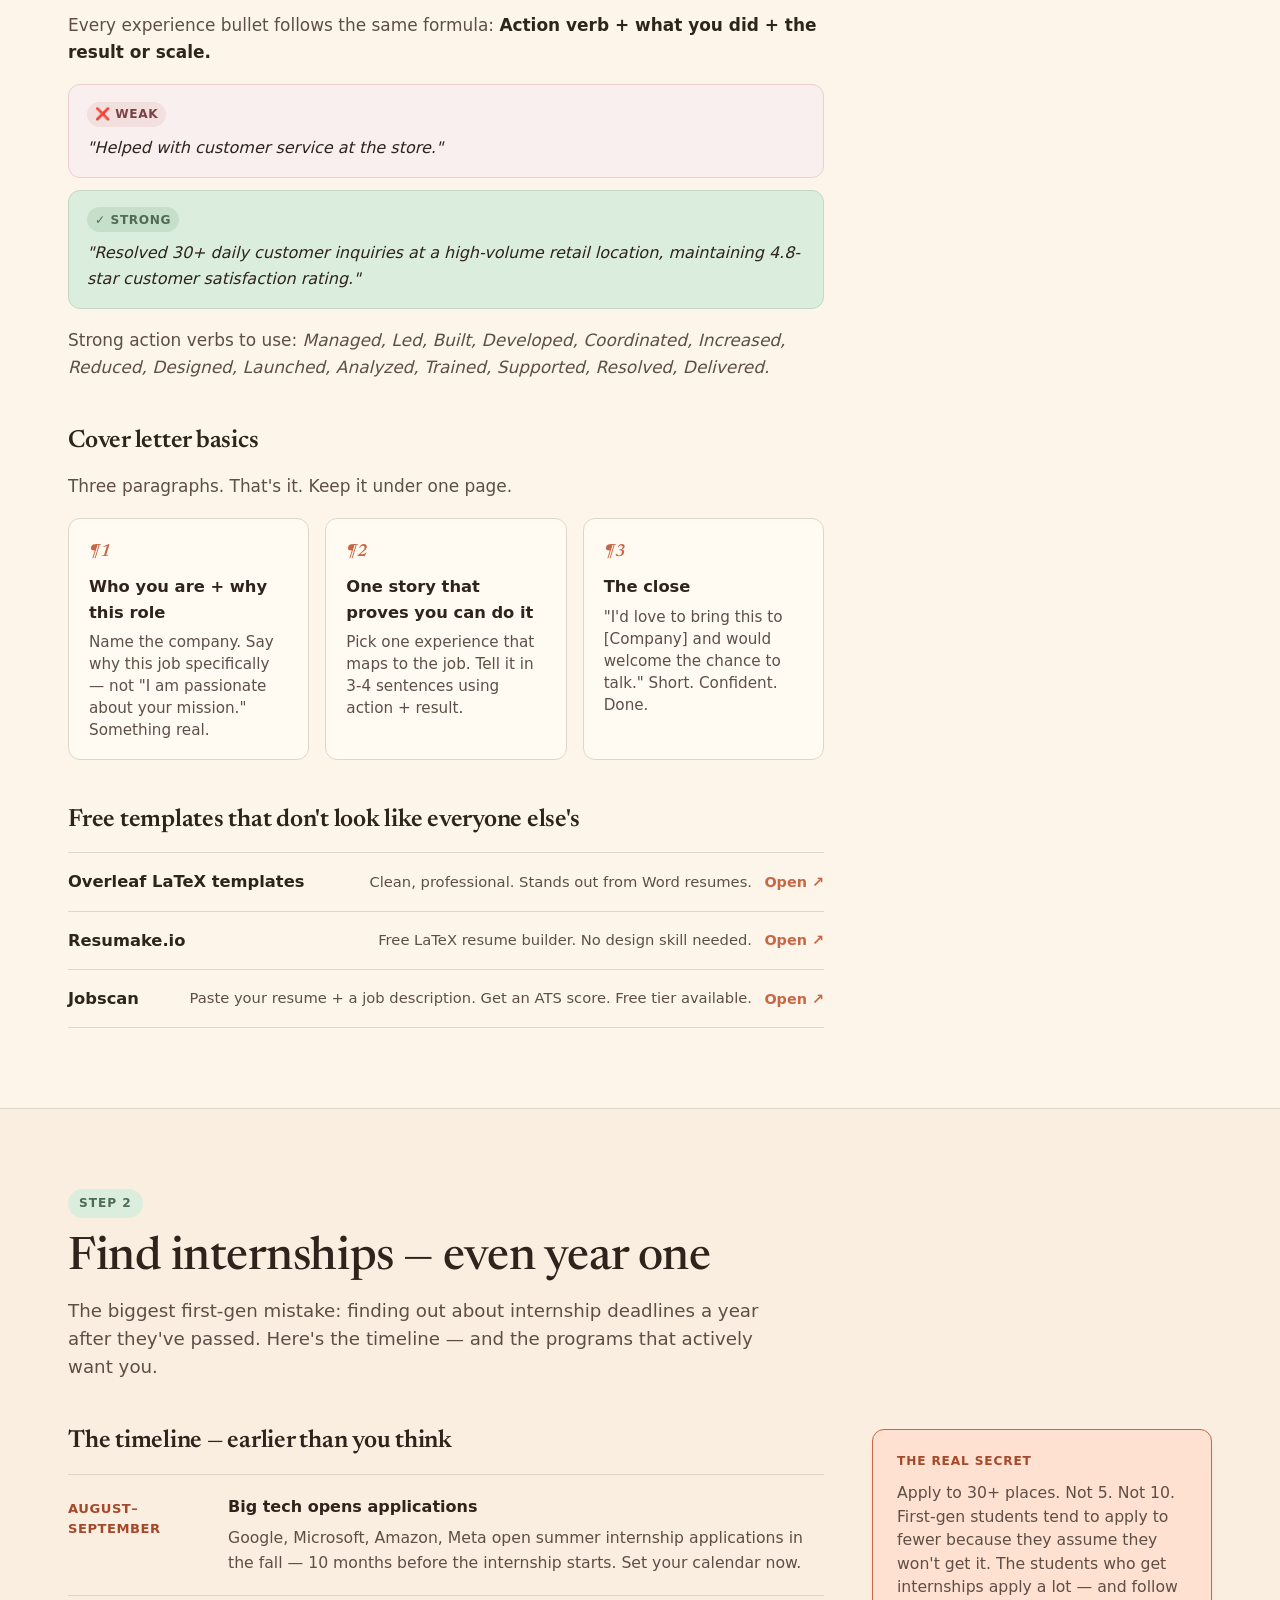
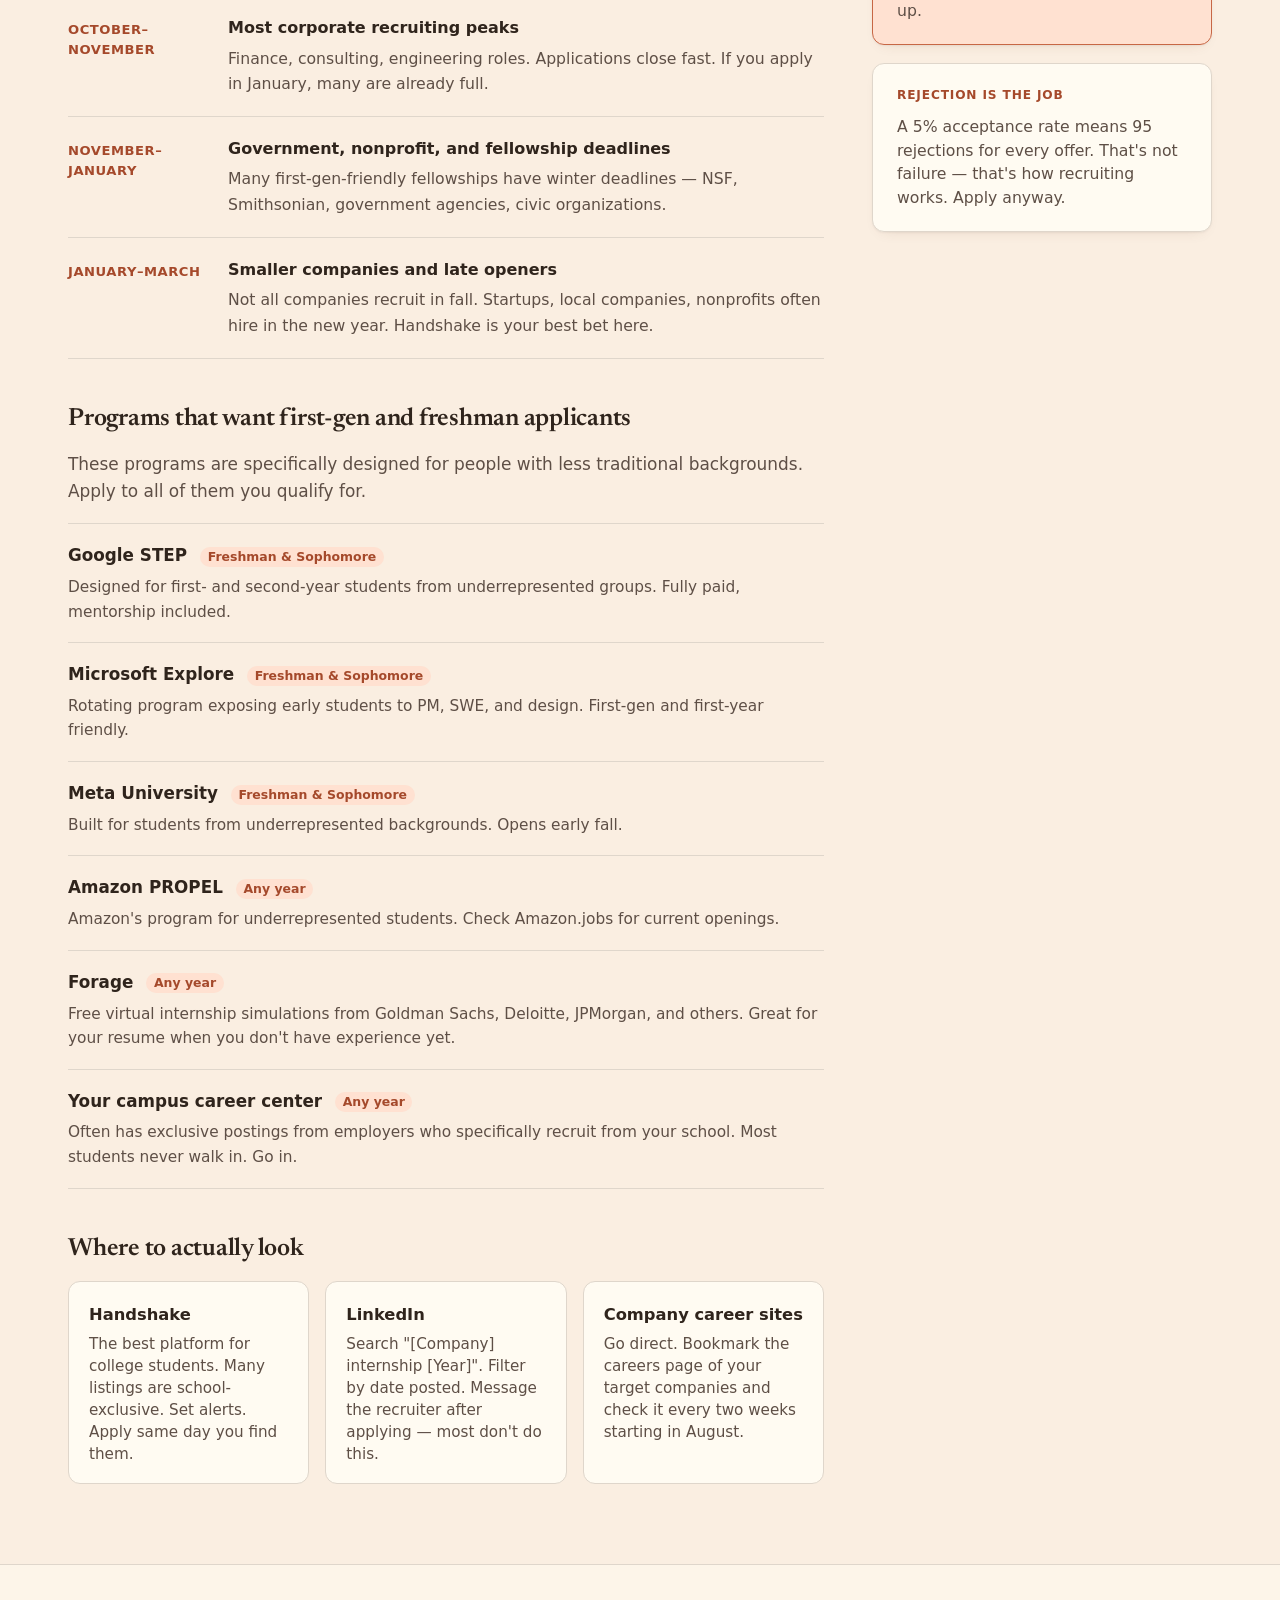
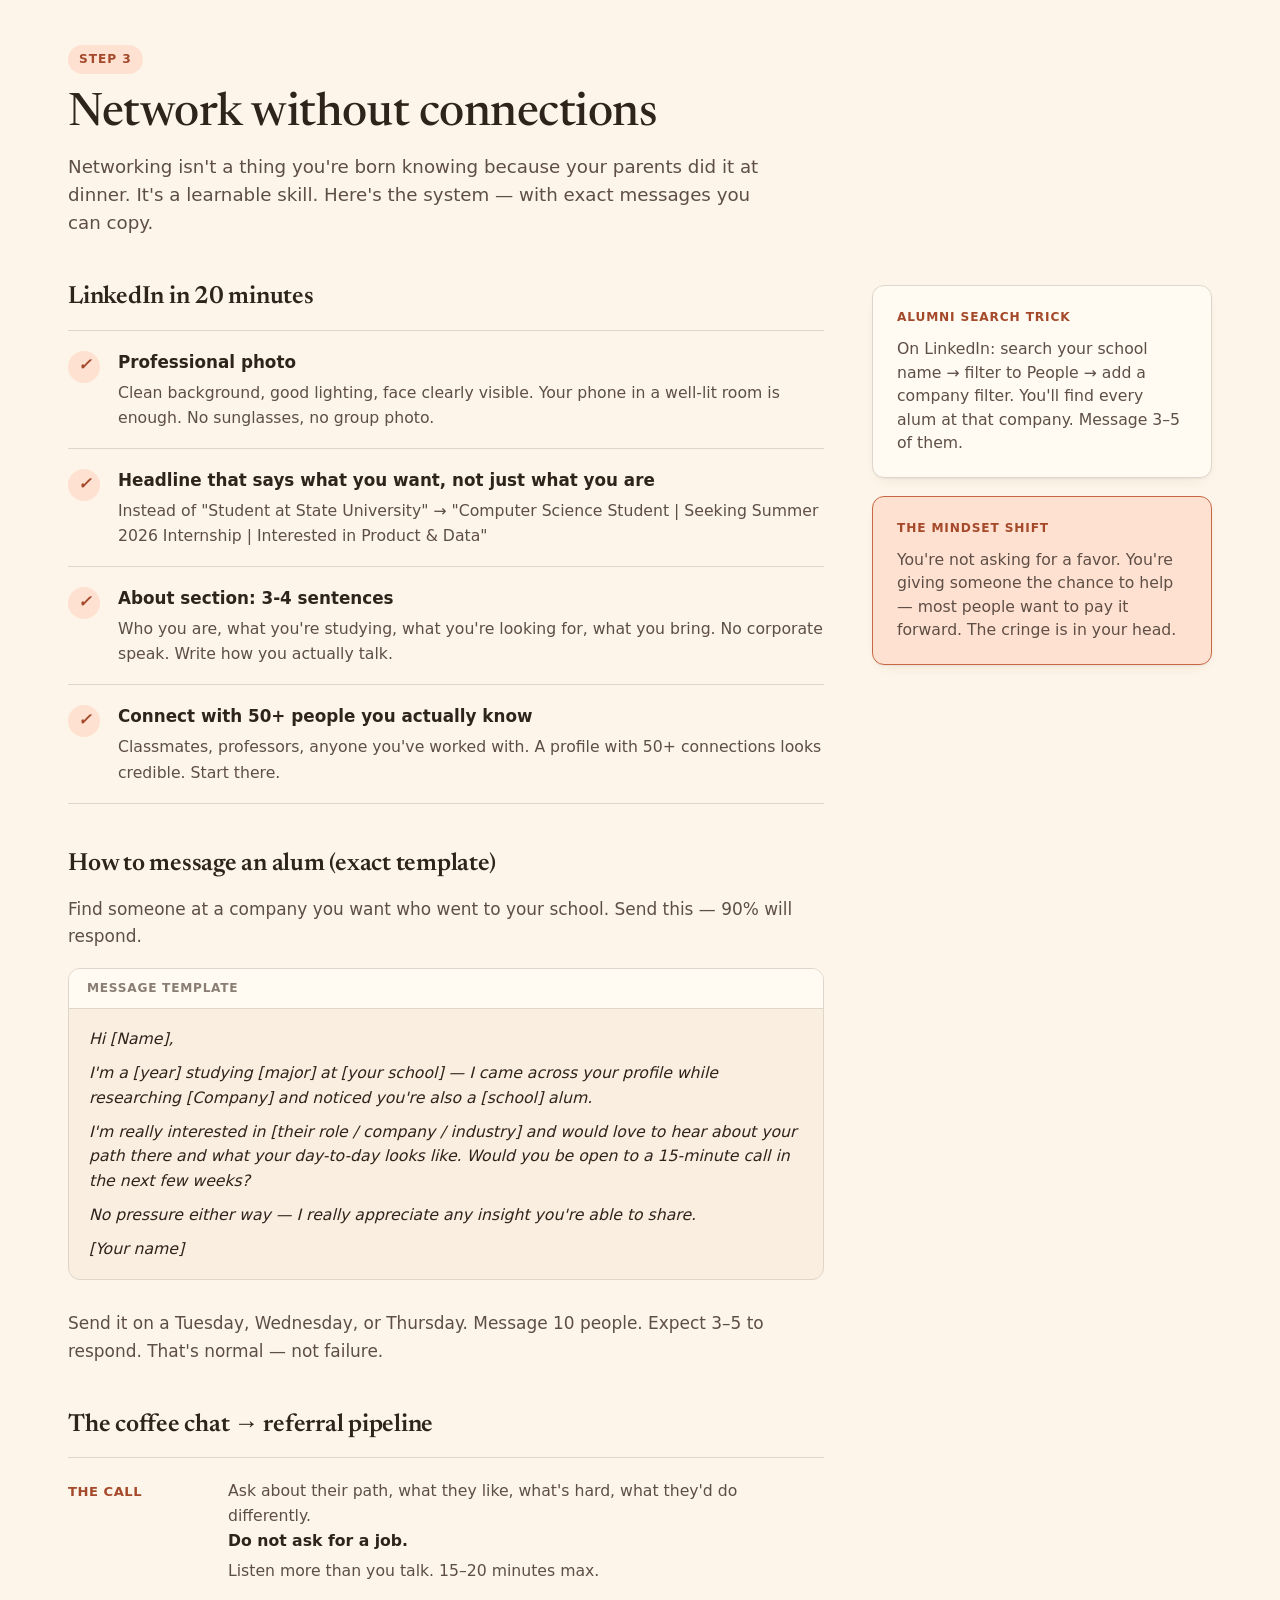
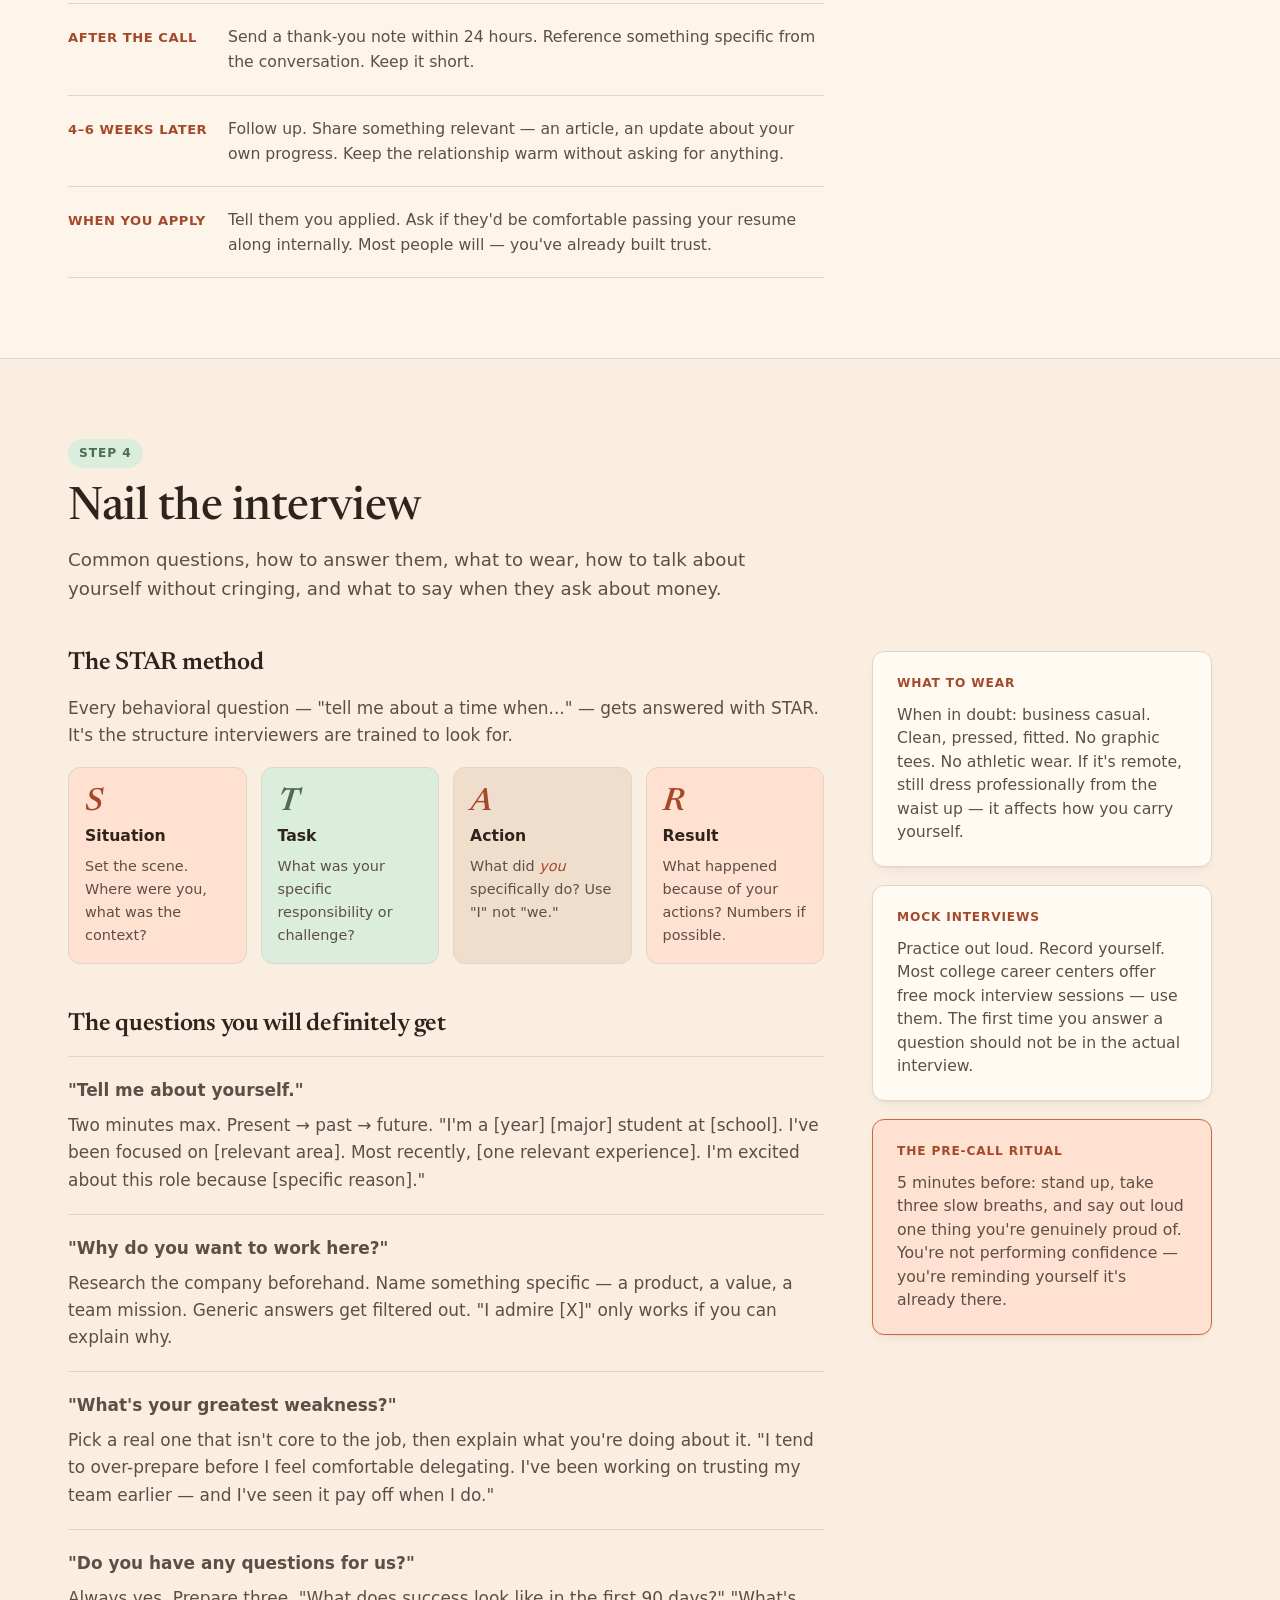
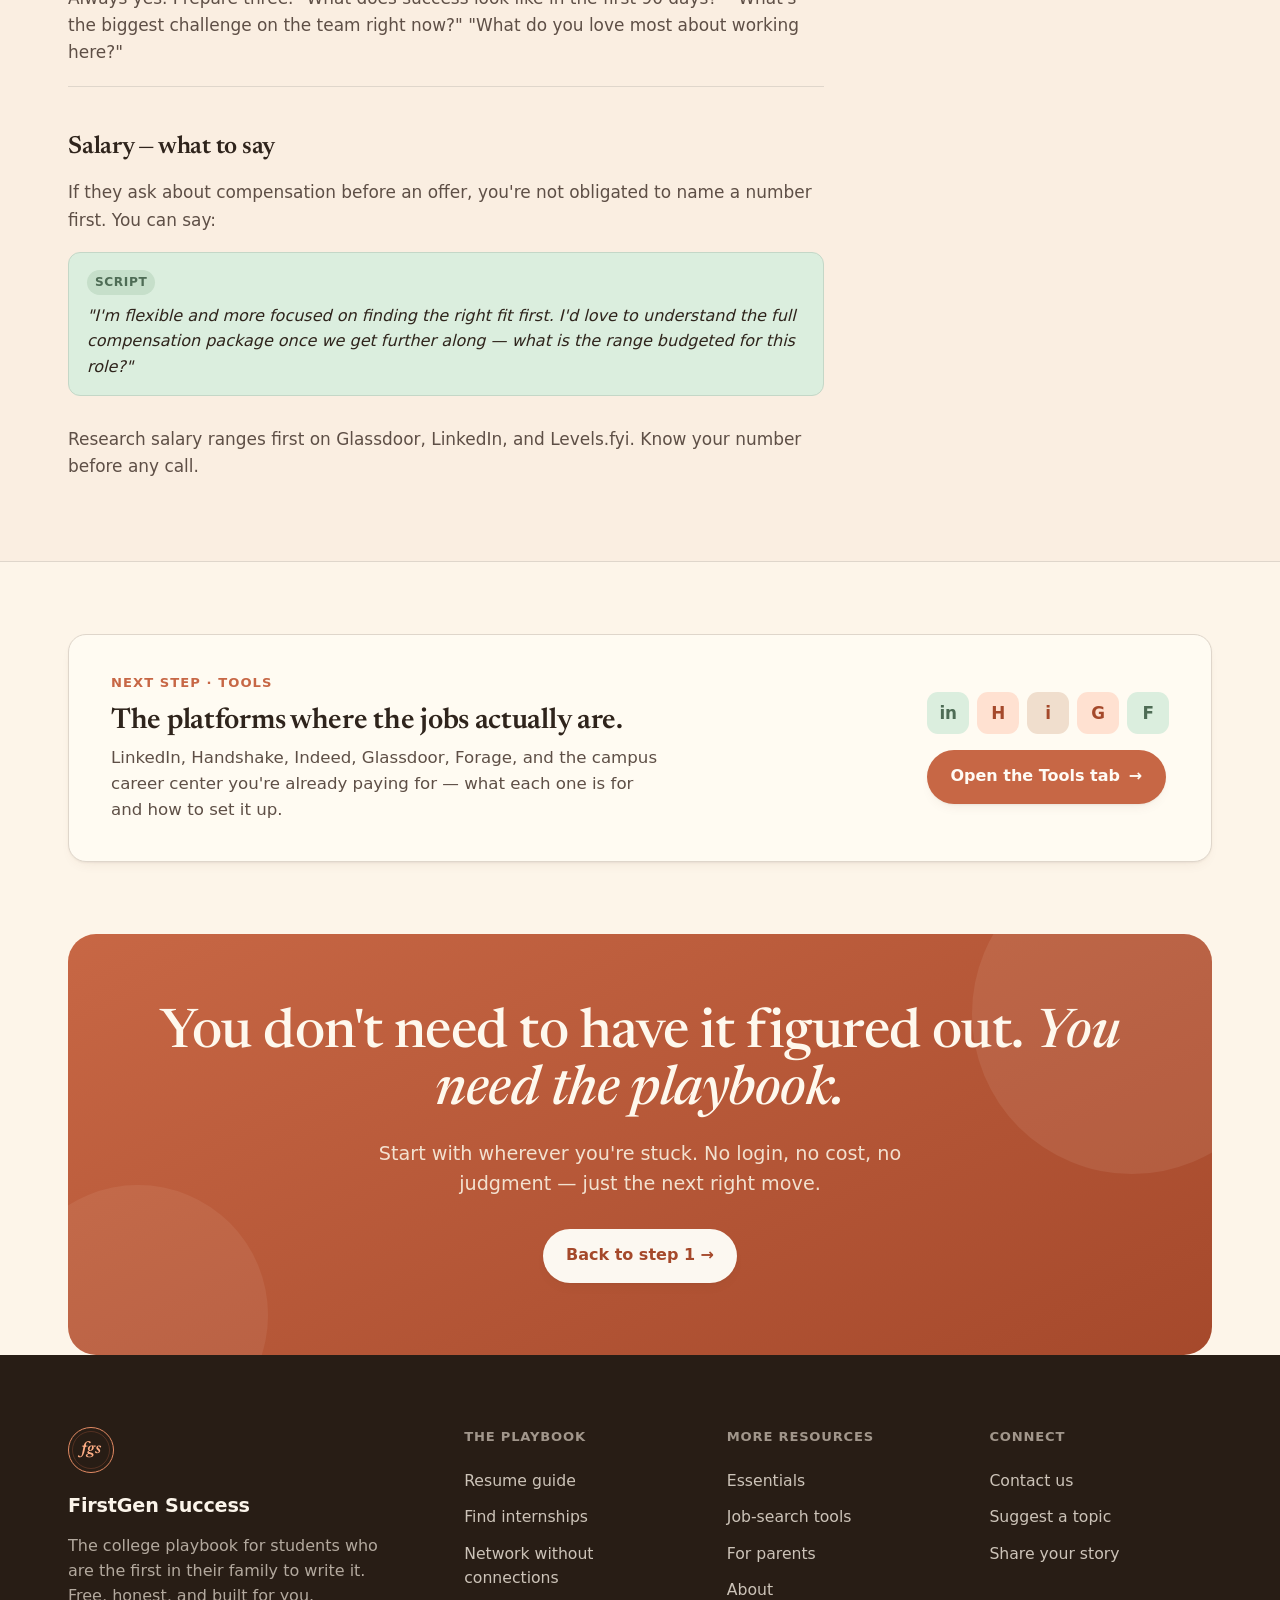
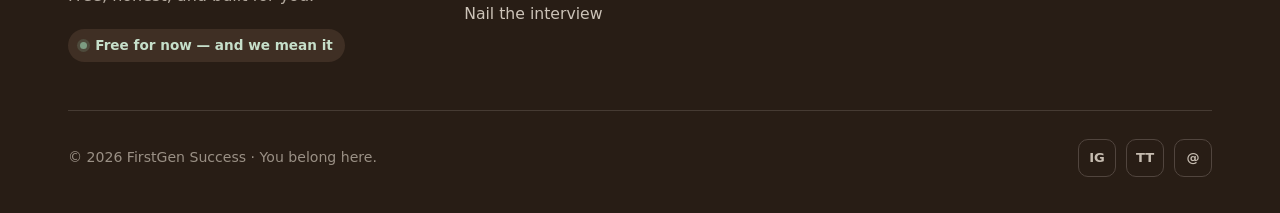
<file: playbook.html>
<!DOCTYPE html>
<html lang="en">
<head>
<meta charset="UTF-8" />
<meta name="viewport" content="width=device-width, initial-scale=1.0" />
<title>The Playbook — FirstGen Success</title>
<meta name="description" content="Zero to first offer. A step-by-step career guide for first-gen college students — resume, internships, networking, and interviews. No connections required." />
<link rel="preconnect" href="https://fonts.googleapis.com" />
<link rel="preconnect" href="https://fonts.gstatic.com" crossorigin />
<link href="https://fonts.googleapis.com/css2?family=Newsreader:ital,opsz,wght@0,6..72,400;0,6..72,500;0,6..72,600;1,6..72,400;1,6..72,500&family=Hanken+Grotesque:wght@400;500;600;700&display=swap" rel="stylesheet" />
<link rel="stylesheet" href="styles.css" />
</head>
<body>

<header id="header">
  <div class="wrap nav">
    <a class="brand" href="index.html" aria-label="FirstGen Success home">
      <div class="logo">fgs</div>
      <div class="brand-text">
        <span class="brand-name">FirstGen Success</span>
        <span class="brand-tag">first in your family? you belong here.</span>
      </div>
    </a>
    <nav class="nav-links" aria-label="Primary">
      <a href="index.html">Home</a>
      <a href="playbook.html" class="active">The Playbook</a>
      <a href="tools.html">Tools</a>
      <a href="essentials.html">Essentials</a>
      <a href="parents.html">Parents</a>
      <a href="about.html">About</a>
    </nav>
    <div class="nav-right">
      <a class="btn btn-primary" href="playbook.html">Start the playbook <span class="arr">→</span></a>
      <button class="menu-btn" id="menuBtn" aria-label="Open menu" aria-expanded="false">
        <span></span><span></span><span></span>
      </button>
    </div>
  </div>
  <div class="mobile-panel" id="mobilePanel">
    <a href="index.html">Home</a>
    <a href="playbook.html" class="active">The Playbook</a>
    <a href="tools.html">Tools</a>
    <a href="essentials.html">Essentials</a>
    <a href="parents.html">Parents</a>
    <a href="about.html">About</a>
    <a class="btn btn-primary" href="playbook.html">Start the playbook →</a>
  </div>
</header>

<main>

  <!-- SUBHERO -->
  <section class="subhero">
    <div class="wrap">
      <span class="eyebrow"><span class="dot"></span> Four steps · No connections required</span>
      <h1>Blank page to<br /><em>first offer.</em></h1>
      <p class="lede">No network, no family in the industry, no idea where to start? This is exactly who this is built for. Four moves, in order. We walk you through every one.</p>
      <div class="pb-steps-nav">
        <a href="#resume" class="pb-step-chip">1 · Resume</a>
        <a href="#internships" class="pb-step-chip">2 · Internships</a>
        <a href="#networking" class="pb-step-chip">3 · Networking</a>
        <a href="#interviews" class="pb-step-chip">4 · Interviews</a>
      </div>
    </div>
  </section>

  <!-- STEP 1: RESUME -->
  <section class="pb-section" id="resume">
    <div class="wrap">
      <div class="pb-section-head reveal">
        <div class="pb-step-badge">Step 1</div>
        <h2>Build a resume from zero</h2>
        <p class="pb-section-lede">What actually goes on a one-page resume when your experience is "a part-time job and some classes." Answer: more than you think — if you know how to frame it.</p>
      </div>

      <div class="content-grid reveal">
        <div class="content-main">

          <div class="content-block">
            <h3>The sections you need</h3>
            <p>A first-gen resume has five parts. Nothing more, nothing less.</p>
            <div class="checklist">
              <div class="check-item">
                <span class="ck-num">1</span>
                <div>
                  <b>Contact info</b>
                  <p>Name, phone, email, LinkedIn URL, city/state. Professional email only — not your middle school username. Create a new Gmail if needed.</p>
                </div>
              </div>
              <div class="check-item">
                <span class="ck-num">2</span>
                <div>
                  <b>Education</b>
                  <p>School name, degree, graduation year (expected is fine), GPA if it's 3.0+. List relevant coursework if you don't have much experience yet.</p>
                </div>
              </div>
              <div class="check-item">
                <span class="ck-num">3</span>
                <div>
                  <b>Experience</b>
                  <p>Jobs, campus roles, research assistant positions, volunteering — anything with real responsibility. You frame it, we'll show you how.</p>
                </div>
              </div>
              <div class="check-item">
                <span class="ck-num">4</span>
                <div>
                  <b>Projects</b>
                  <p>Class projects, personal projects, anything you built or led. This is where you show capability when experience is thin.</p>
                </div>
              </div>
              <div class="check-item">
                <span class="ck-num">5</span>
                <div>
                  <b>Skills</b>
                  <p>Technical tools, languages, software. Don't list "Microsoft Word" — list things that are genuinely relevant to the job.</p>
                </div>
              </div>
            </div>
          </div>

          <div class="content-block">
            <h3>How to write a bullet point</h3>
            <p>Every experience bullet follows the same formula: <strong>Action verb + what you did + the result or scale.</strong></p>
            <div class="example-box">
              <div class="ex-bad">
                <span class="ex-label ex-label--bad">❌ Weak</span>
                <p>"Helped with customer service at the store."</p>
              </div>
              <div class="ex-good">
                <span class="ex-label ex-label--good">✓ Strong</span>
                <p>"Resolved 30+ daily customer inquiries at a high-volume retail location, maintaining 4.8-star customer satisfaction rating."</p>
              </div>
            </div>
            <p>Strong action verbs to use: <em>Managed, Led, Built, Developed, Coordinated, Increased, Reduced, Designed, Launched, Analyzed, Trained, Supported, Resolved, Delivered.</em></p>
          </div>

          <div class="content-block">
            <h3>Cover letter basics</h3>
            <p>Three paragraphs. That's it. Keep it under one page.</p>
            <div class="three-col">
              <div class="three-card">
                <div class="three-num">¶1</div>
                <b>Who you are + why this role</b>
                <p>Name the company. Say why this job specifically — not "I am passionate about your mission." Something real.</p>
              </div>
              <div class="three-card">
                <div class="three-num">¶2</div>
                <b>One story that proves you can do it</b>
                <p>Pick one experience that maps to the job. Tell it in 3-4 sentences using action + result.</p>
              </div>
              <div class="three-card">
                <div class="three-num">¶3</div>
                <b>The close</b>
                <p>"I'd love to bring this to [Company] and would welcome the chance to talk." Short. Confident. Done.</p>
              </div>
            </div>
          </div>

          <div class="content-block">
            <h3>Free templates that don't look like everyone else's</h3>
            <div class="resource-links">
              <a class="res-link-item" href="https://www.overleaf.com" target="_blank" rel="noopener">
                <span class="rli-name">Overleaf LaTeX templates</span>
                <span class="rli-desc">Clean, professional. Stands out from Word resumes.</span>
                <span class="rli-go">Open ↗</span>
              </a>
              <a class="res-link-item" href="https://resumake.io" target="_blank" rel="noopener">
                <span class="rli-name">Resumake.io</span>
                <span class="rli-desc">Free LaTeX resume builder. No design skill needed.</span>
                <span class="rli-go">Open ↗</span>
              </a>
              <a class="res-link-item" href="https://www.jobscan.co" target="_blank" rel="noopener">
                <span class="rli-name">Jobscan</span>
                <span class="rli-desc">Paste your resume + a job description. Get an ATS score. Free tier available.</span>
                <span class="rli-go">Open ↗</span>
              </a>
            </div>
          </div>

        </div>

        <div class="content-sidebar">
          <div class="sidebar-card">
            <div class="sidebar-card-label">Quick rule</div>
            <p>One page. Always one page — until you have 10+ years of experience.</p>
          </div>
          <div class="sidebar-card">
            <div class="sidebar-card-label">ATS matters</div>
            <p>Most companies use software to filter resumes before a human sees them. Keep formatting clean — no tables, no text boxes, standard fonts. Keywords from the job description go in your bullets.</p>
          </div>
          <div class="sidebar-card">
            <div class="sidebar-card-label">GPA under 3.0?</div>
            <p>Leave it off. Many companies don't screen for it unless they ask. If they ask, be honest — but don't volunteer it.</p>
          </div>
        </div>
      </div>

    </div>
  </section>

  <!-- STEP 2: INTERNSHIPS -->
  <section class="pb-section pb-section--alt" id="internships">
    <div class="wrap">
      <div class="pb-section-head reveal">
        <div class="pb-step-badge pb-step-badge--sage">Step 2</div>
        <h2>Find internships — even year one</h2>
        <p class="pb-section-lede">The biggest first-gen mistake: finding out about internship deadlines a year after they've passed. Here's the timeline — and the programs that actively want you.</p>
      </div>

      <div class="content-grid reveal">
        <div class="content-main">

          <div class="content-block">
            <h3>The timeline — earlier than you think</h3>
            <div class="timeline">
              <div class="tl-item">
                <span class="tl-when">August–September</span>
                <div class="tl-content">
                  <b>Big tech opens applications</b>
                  <p>Google, Microsoft, Amazon, Meta open summer internship applications in the fall — 10 months before the internship starts. Set your calendar now.</p>
                </div>
              </div>
              <div class="tl-item">
                <span class="tl-when">October–November</span>
                <div class="tl-content">
                  <b>Most corporate recruiting peaks</b>
                  <p>Finance, consulting, engineering roles. Applications close fast. If you apply in January, many are already full.</p>
                </div>
              </div>
              <div class="tl-item">
                <span class="tl-when">November–January</span>
                <div class="tl-content">
                  <b>Government, nonprofit, and fellowship deadlines</b>
                  <p>Many first-gen-friendly fellowships have winter deadlines — NSF, Smithsonian, government agencies, civic organizations.</p>
                </div>
              </div>
              <div class="tl-item">
                <span class="tl-when">January–March</span>
                <div class="tl-content">
                  <b>Smaller companies and late openers</b>
                  <p>Not all companies recruit in fall. Startups, local companies, nonprofits often hire in the new year. Handshake is your best bet here.</p>
                </div>
              </div>
            </div>
          </div>

          <div class="content-block">
            <h3>Programs that want first-gen and freshman applicants</h3>
            <p>These programs are specifically designed for people with less traditional backgrounds. Apply to all of them you qualify for.</p>
            <div class="program-list">
              <div class="program-item">
                <b>Google STEP</b>
                <span class="prog-year">Freshman &amp; Sophomore</span>
                <p>Designed for first- and second-year students from underrepresented groups. Fully paid, mentorship included.</p>
              </div>
              <div class="program-item">
                <b>Microsoft Explore</b>
                <span class="prog-year">Freshman &amp; Sophomore</span>
                <p>Rotating program exposing early students to PM, SWE, and design. First-gen and first-year friendly.</p>
              </div>
              <div class="program-item">
                <b>Meta University</b>
                <span class="prog-year">Freshman &amp; Sophomore</span>
                <p>Built for students from underrepresented backgrounds. Opens early fall.</p>
              </div>
              <div class="program-item">
                <b>Amazon PROPEL</b>
                <span class="prog-year">Any year</span>
                <p>Amazon's program for underrepresented students. Check Amazon.jobs for current openings.</p>
              </div>
              <div class="program-item">
                <b>Forage</b>
                <span class="prog-year">Any year</span>
                <p>Free virtual internship simulations from Goldman Sachs, Deloitte, JPMorgan, and others. Great for your resume when you don't have experience yet.</p>
              </div>
              <div class="program-item">
                <b>Your campus career center</b>
                <span class="prog-year">Any year</span>
                <p>Often has exclusive postings from employers who specifically recruit from your school. Most students never walk in. Go in.</p>
              </div>
            </div>
          </div>

          <div class="content-block">
            <h3>Where to actually look</h3>
            <div class="three-col">
              <div class="three-card">
                <b>Handshake</b>
                <p>The best platform for college students. Many listings are school-exclusive. Set alerts. Apply same day you find them.</p>
              </div>
              <div class="three-card">
                <b>LinkedIn</b>
                <p>Search "[Company] internship [Year]". Filter by date posted. Message the recruiter after applying — most don't do this.</p>
              </div>
              <div class="three-card">
                <b>Company career sites</b>
                <p>Go direct. Bookmark the careers page of your target companies and check it every two weeks starting in August.</p>
              </div>
            </div>
          </div>

        </div>

        <div class="content-sidebar">
          <div class="sidebar-card sidebar-card--highlight">
            <div class="sidebar-card-label">The real secret</div>
            <p>Apply to 30+ places. Not 5. Not 10. First-gen students tend to apply to fewer because they assume they won't get it. The students who get internships apply a lot — and follow up.</p>
          </div>
          <div class="sidebar-card">
            <div class="sidebar-card-label">Rejection is the job</div>
            <p>A 5% acceptance rate means 95 rejections for every offer. That's not failure — that's how recruiting works. Apply anyway.</p>
          </div>
        </div>
      </div>

    </div>
  </section>

  <!-- STEP 3: NETWORKING -->
  <section class="pb-section" id="networking">
    <div class="wrap">
      <div class="pb-section-head reveal">
        <div class="pb-step-badge">Step 3</div>
        <h2>Network without connections</h2>
        <p class="pb-section-lede">Networking isn't a thing you're born knowing because your parents did it at dinner. It's a learnable skill. Here's the system — with exact messages you can copy.</p>
      </div>

      <div class="content-grid reveal">
        <div class="content-main">

          <div class="content-block">
            <h3>LinkedIn in 20 minutes</h3>
            <div class="checklist">
              <div class="check-item">
                <span class="ck-num">✓</span>
                <div>
                  <b>Professional photo</b>
                  <p>Clean background, good lighting, face clearly visible. Your phone in a well-lit room is enough. No sunglasses, no group photo.</p>
                </div>
              </div>
              <div class="check-item">
                <span class="ck-num">✓</span>
                <div>
                  <b>Headline that says what you want, not just what you are</b>
                  <p>Instead of "Student at State University" → "Computer Science Student | Seeking Summer 2026 Internship | Interested in Product &amp; Data"</p>
                </div>
              </div>
              <div class="check-item">
                <span class="ck-num">✓</span>
                <div>
                  <b>About section: 3-4 sentences</b>
                  <p>Who you are, what you're studying, what you're looking for, what you bring. No corporate speak. Write how you actually talk.</p>
                </div>
              </div>
              <div class="check-item">
                <span class="ck-num">✓</span>
                <div>
                  <b>Connect with 50+ people you actually know</b>
                  <p>Classmates, professors, anyone you've worked with. A profile with 50+ connections looks credible. Start there.</p>
                </div>
              </div>
            </div>
          </div>

          <div class="content-block">
            <h3>How to message an alum (exact template)</h3>
            <p>Find someone at a company you want who went to your school. Send this — 90% will respond.</p>
            <div class="template-box">
              <div class="template-label">Message template</div>
              <div class="template-text">
                <p>Hi [Name],</p>
                <p>I'm a [year] studying [major] at [your school] — I came across your profile while researching [Company] and noticed you're also a [school] alum.</p>
                <p>I'm really interested in [their role / company / industry] and would love to hear about your path there and what your day-to-day looks like. Would you be open to a 15-minute call in the next few weeks?</p>
                <p>No pressure either way — I really appreciate any insight you're able to share.</p>
                <p>[Your name]</p>
              </div>
            </div>
            <p style="margin-top:12px;">Send it on a Tuesday, Wednesday, or Thursday. Message 10 people. Expect 3–5 to respond. That's normal — not failure.</p>
          </div>

          <div class="content-block">
            <h3>The coffee chat → referral pipeline</h3>
            <div class="timeline">
              <div class="tl-item">
                <span class="tl-when">The call</span>
                <div class="tl-content">
                  <p>Ask about their path, what they like, what's hard, what they'd do differently. <b>Do not ask for a job.</b> Listen more than you talk. 15–20 minutes max.</p>
                </div>
              </div>
              <div class="tl-item">
                <span class="tl-when">After the call</span>
                <div class="tl-content">
                  <p>Send a thank-you note within 24 hours. Reference something specific from the conversation. Keep it short.</p>
                </div>
              </div>
              <div class="tl-item">
                <span class="tl-when">4–6 weeks later</span>
                <div class="tl-content">
                  <p>Follow up. Share something relevant — an article, an update about your own progress. Keep the relationship warm without asking for anything.</p>
                </div>
              </div>
              <div class="tl-item">
                <span class="tl-when">When you apply</span>
                <div class="tl-content">
                  <p>Tell them you applied. Ask if they'd be comfortable passing your resume along internally. Most people will — you've already built trust.</p>
                </div>
              </div>
            </div>
          </div>

        </div>

        <div class="content-sidebar">
          <div class="sidebar-card">
            <div class="sidebar-card-label">Alumni search trick</div>
            <p>On LinkedIn: search your school name → filter to People → add a company filter. You'll find every alum at that company. Message 3–5 of them.</p>
          </div>
          <div class="sidebar-card sidebar-card--highlight">
            <div class="sidebar-card-label">The mindset shift</div>
            <p>You're not asking for a favor. You're giving someone the chance to help — most people want to pay it forward. The cringe is in your head.</p>
          </div>
        </div>
      </div>

    </div>
  </section>

  <!-- STEP 4: INTERVIEWS -->
  <section class="pb-section pb-section--alt" id="interviews">
    <div class="wrap">
      <div class="pb-section-head reveal">
        <div class="pb-step-badge pb-step-badge--sage">Step 4</div>
        <h2>Nail the interview</h2>
        <p class="pb-section-lede">Common questions, how to answer them, what to wear, how to talk about yourself without cringing, and what to say when they ask about money.</p>
      </div>

      <div class="content-grid reveal">
        <div class="content-main">

          <div class="content-block">
            <h3>The STAR method</h3>
            <p>Every behavioral question — "tell me about a time when..." — gets answered with STAR. It's the structure interviewers are trained to look for.</p>
            <div class="star-grid">
              <div class="star-card" style="--sc:var(--terra-tint); --scc:var(--terra-deep);">
                <span class="star-letter">S</span>
                <b>Situation</b>
                <p>Set the scene. Where were you, what was the context?</p>
              </div>
              <div class="star-card" style="--sc:var(--sage-tint); --scc:var(--sage-deep);">
                <span class="star-letter">T</span>
                <b>Task</b>
                <p>What was your specific responsibility or challenge?</p>
              </div>
              <div class="star-card" style="--sc:var(--clay-tint); --scc:var(--terra-deep);">
                <span class="star-letter">A</span>
                <b>Action</b>
                <p>What did <em>you</em> specifically do? Use "I" not "we."</p>
              </div>
              <div class="star-card" style="--sc:var(--terra-tint); --scc:var(--terra-deep);">
                <span class="star-letter">R</span>
                <b>Result</b>
                <p>What happened because of your actions? Numbers if possible.</p>
              </div>
            </div>
          </div>

          <div class="content-block">
            <h3>The questions you will definitely get</h3>
            <div class="qa-list">
              <div class="qa-item">
                <p class="qa-q">"Tell me about yourself."</p>
                <p class="qa-a">Two minutes max. Present → past → future. "I'm a [year] [major] student at [school]. I've been focused on [relevant area]. Most recently, [one relevant experience]. I'm excited about this role because [specific reason]."</p>
              </div>
              <div class="qa-item">
                <p class="qa-q">"Why do you want to work here?"</p>
                <p class="qa-a">Research the company beforehand. Name something specific — a product, a value, a team mission. Generic answers get filtered out. "I admire [X]" only works if you can explain why.</p>
              </div>
              <div class="qa-item">
                <p class="qa-q">"What's your greatest weakness?"</p>
                <p class="qa-a">Pick a real one that isn't core to the job, then explain what you're doing about it. "I tend to over-prepare before I feel comfortable delegating. I've been working on trusting my team earlier — and I've seen it pay off when I do."</p>
              </div>
              <div class="qa-item">
                <p class="qa-q">"Do you have any questions for us?"</p>
                <p class="qa-a">Always yes. Prepare three. "What does success look like in the first 90 days?" "What's the biggest challenge on the team right now?" "What do you love most about working here?"</p>
              </div>
            </div>
          </div>

          <div class="content-block">
            <h3>Salary — what to say</h3>
            <p>If they ask about compensation before an offer, you're not obligated to name a number first. You can say:</p>
            <div class="example-box">
              <div class="ex-good">
                <span class="ex-label ex-label--good">Script</span>
                <p>"I'm flexible and more focused on finding the right fit first. I'd love to understand the full compensation package once we get further along — what is the range budgeted for this role?"</p>
              </div>
            </div>
            <p style="margin-top:12px;">Research salary ranges first on Glassdoor, LinkedIn, and Levels.fyi. Know your number before any call.</p>
          </div>

        </div>

        <div class="content-sidebar">
          <div class="sidebar-card">
            <div class="sidebar-card-label">What to wear</div>
            <p>When in doubt: business casual. Clean, pressed, fitted. No graphic tees. No athletic wear. If it's remote, still dress professionally from the waist up — it affects how you carry yourself.</p>
          </div>
          <div class="sidebar-card">
            <div class="sidebar-card-label">Mock interviews</div>
            <p>Practice out loud. Record yourself. Most college career centers offer free mock interview sessions — use them. The first time you answer a question should not be in the actual interview.</p>
          </div>
          <div class="sidebar-card sidebar-card--highlight">
            <div class="sidebar-card-label">The pre-call ritual</div>
            <p>5 minutes before: stand up, take three slow breaths, and say out loud one thing you're genuinely proud of. You're not performing confidence — you're reminding yourself it's already there.</p>
          </div>
        </div>
      </div>

    </div>
  </section>

  <!-- TOOLS TEASER -->
  <section style="padding:72px 0;">
    <div class="wrap">
      <a class="tools-teaser reveal" href="tools.html">
        <div class="tt-main">
          <div class="sec-tag">Next step · Tools</div>
          <h3>The platforms where the jobs actually are.</h3>
          <p class="tt-copy">LinkedIn, Handshake, Indeed, Glassdoor, Forage, and the campus career center you're already paying for — what each one is for and how to set it up.</p>
        </div>
        <div class="tt-side">
          <div class="tt-logos">
            <span class="tt-chip sage">in</span>
            <span class="tt-chip terra">H</span>
            <span class="tt-chip">i</span>
            <span class="tt-chip terra">G</span>
            <span class="tt-chip sage">F</span>
          </div>
          <span class="btn btn-primary">Open the Tools tab <span class="arr">→</span></span>
        </div>
      </a>
    </div>
  </section>

  <!-- BAND -->
  <section class="band">
    <div class="wrap">
      <div class="band-inner reveal">
        <div class="bk">
          <h2>You don't need to have it figured out. <em>You need the playbook.</em></h2>
          <p>Start with wherever you're stuck. No login, no cost, no judgment — just the next right move.</p>
          <a class="btn btn-primary" href="#resume">Back to step 1 →</a>
        </div>
      </div>
    </div>
  </section>

</main>

<!-- FOOTER -->
<footer>
  <div class="wrap">
    <div class="foot-grid">
      <div class="foot-brand">
        <div class="logo">fgs</div>
        <div class="brand-name" style="font-weight:700;">FirstGen Success</div>
        <p class="foot-blurb">The college playbook for students who are the first in their family to write it. Free, honest, and built for you.</p>
        <span class="foot-free"><span class="dot"></span> Free for now — and we mean it</span>
      </div>
      <div class="foot-col">
        <h5>The Playbook</h5>
        <a href="#resume">Resume guide</a>
        <a href="#internships">Find internships</a>
        <a href="#networking">Network without connections</a>
        <a href="#interviews">Nail the interview</a>
      </div>
      <div class="foot-col">
        <h5>More resources</h5>
        <a href="essentials.html">Essentials</a>
        <a href="tools.html">Job-search tools</a>
        <a href="parents.html">For parents</a>
        <a href="about.html">About</a>
      </div>
      <div class="foot-col">
        <h5>Connect</h5>
        <a href="about.html#contact">Contact us</a>
        <a href="about.html#suggest">Suggest a topic</a>
        <a href="about.html#story">Share your story</a>
      </div>
    </div>
    <div class="foot-bottom">
      <span>© 2026 FirstGen Success · You belong here.</span>
      <div class="foot-social">
        <a href="#" aria-label="Instagram">IG</a>
        <a href="#" aria-label="TikTok">TT</a>
        <a href="mailto:hello@firstgensuccess.com" aria-label="Email">@</a>
      </div>
    </div>
  </div>
</footer>

<script>
  const header = document.getElementById('header');
  const onScroll = () => header.classList.toggle('scrolled', window.scrollY > 8);
  window.addEventListener('scroll', onScroll, { passive:true });
  onScroll();
  const menuBtn = document.getElementById('menuBtn');
  const panel = document.getElementById('mobilePanel');
  menuBtn.addEventListener('click', () => {
    const open = panel.classList.toggle('open');
    menuBtn.setAttribute('aria-expanded', open);
    document.body.style.overflow = open ? 'hidden' : '';
  });
  panel.querySelectorAll('a').forEach(a => a.addEventListener('click', () => {
    panel.classList.remove('open');
    menuBtn.setAttribute('aria-expanded', 'false');
    document.body.style.overflow = '';
  }));
  const io = new IntersectionObserver((entries) => {
    entries.forEach(e => { if (e.isIntersecting){ e.target.classList.add('in'); io.unobserve(e.target); } });
  }, { threshold:0.06, rootMargin:'0px 0px -30px 0px' });
  document.querySelectorAll('.reveal').forEach(el => io.observe(el));
  window.addEventListener('load', () => {
    document.querySelectorAll('.reveal').forEach(el => {
      if (el.getBoundingClientRect().top < window.innerHeight) el.classList.add('in');
    });
  });
</script>
</body>
</html>
</file>
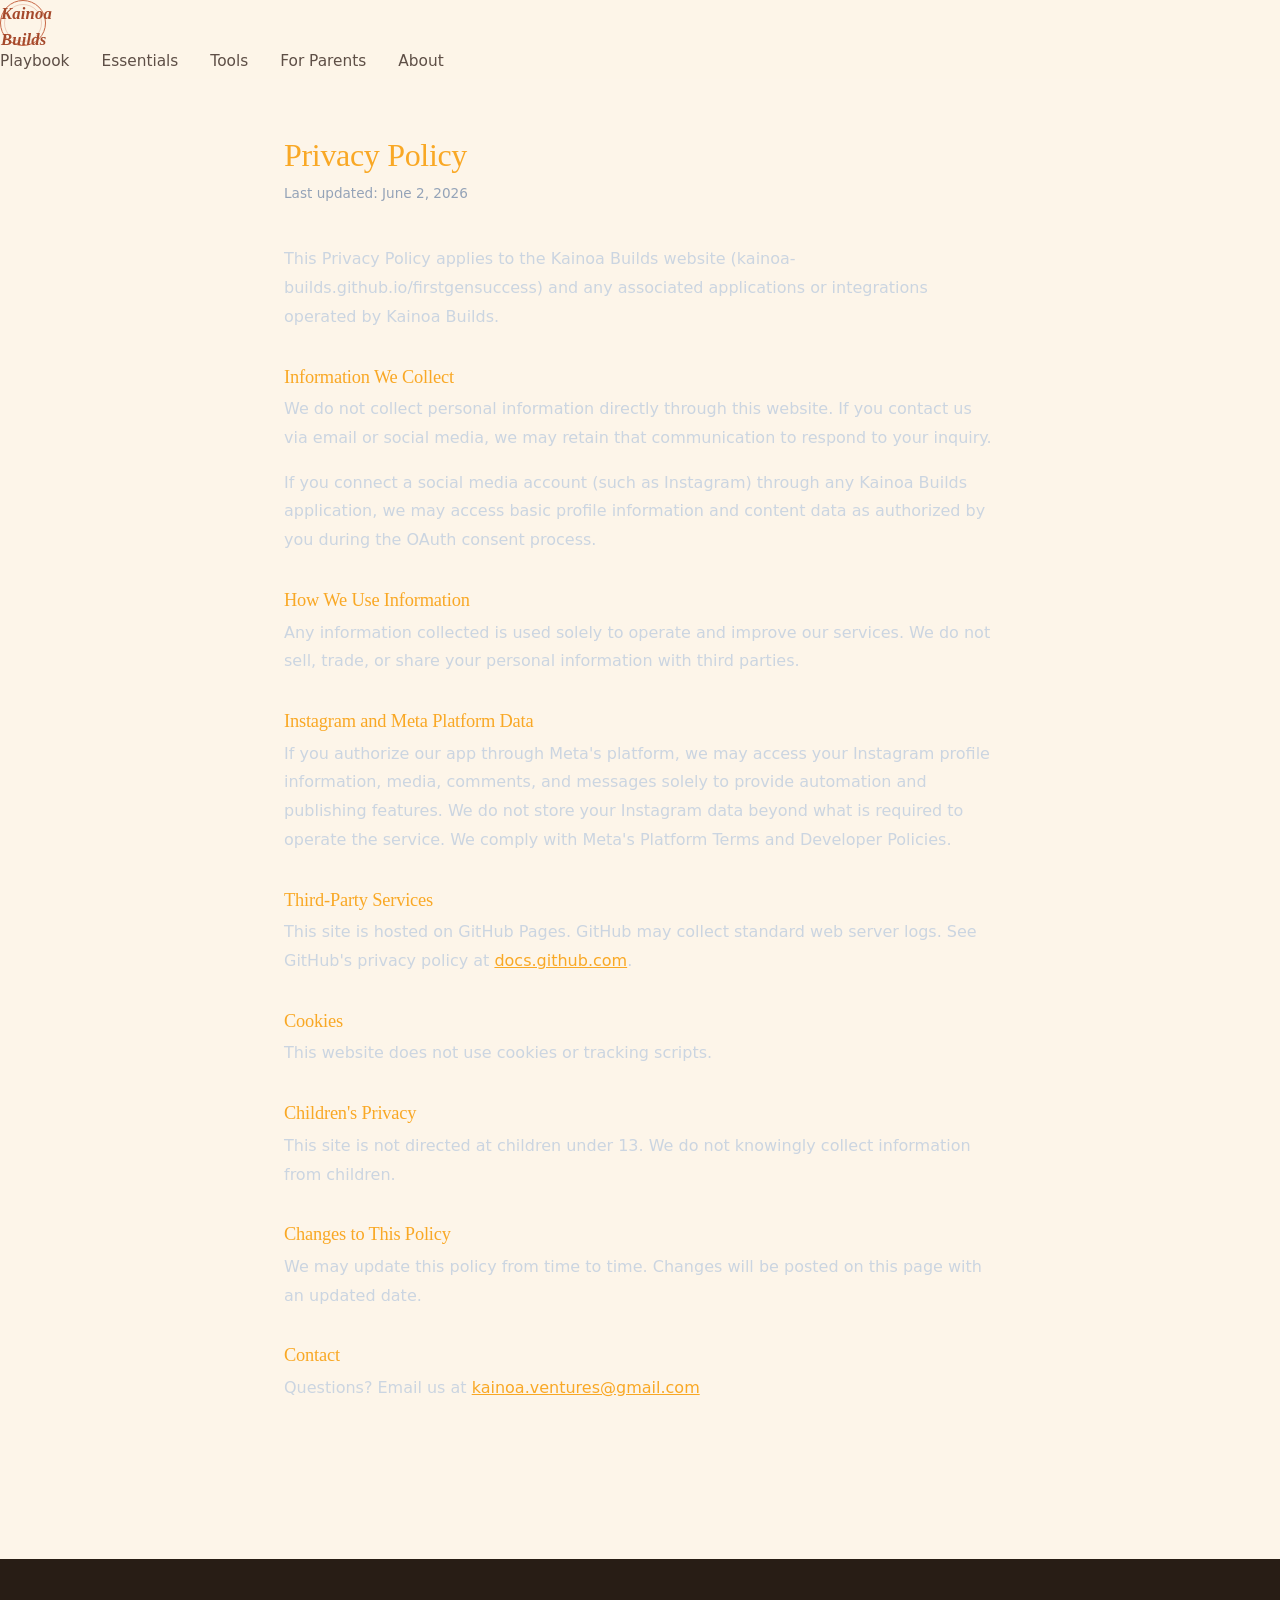
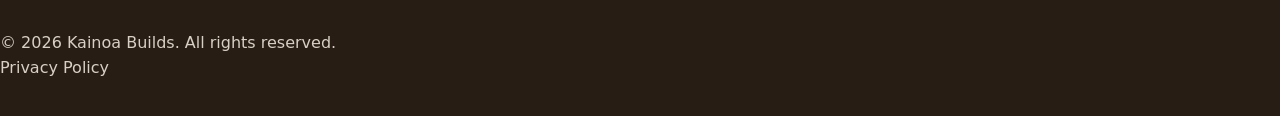
<file: privacy.html>
<!DOCTYPE html>
<html lang="en">
<head>
  <meta charset="UTF-8" />
  <meta name="viewport" content="width=device-width, initial-scale=1.0" />
  <title>Privacy Policy — Kainoa Builds</title>
  <link rel="stylesheet" href="styles.css" />
  <style>
    .privacy-content {
      max-width: 760px;
      margin: 60px auto;
      padding: 0 24px 80px;
      color: #e2e8f0;
      line-height: 1.8;
    }
    .privacy-content h1 {
      font-size: 2rem;
      color: #f9a825;
      margin-bottom: 8px;
    }
    .privacy-content .updated {
      font-size: 0.85rem;
      color: #94a3b8;
      margin-bottom: 40px;
    }
    .privacy-content h2 {
      font-size: 1.15rem;
      color: #f9a825;
      margin-top: 36px;
      margin-bottom: 8px;
    }
    .privacy-content p {
      margin-bottom: 16px;
      color: #cbd5e1;
    }
    .privacy-content a {
      color: #f9a825;
      text-decoration: underline;
    }
  </style>
</head>
<body>
  <header class="site-header">
    <div class="header-inner">
      <a href="index.html" class="logo">Kainoa Builds</a>
      <nav class="nav-links">
        <a href="playbook.html">Playbook</a>
        <a href="essentials.html">Essentials</a>
        <a href="tools.html">Tools</a>
        <a href="parents.html">For Parents</a>
        <a href="about.html">About</a>
      </nav>
    </div>
  </header>

  <main class="privacy-content">
    <h1>Privacy Policy</h1>
    <p class="updated">Last updated: June 2, 2026</p>

    <p>This Privacy Policy applies to the Kainoa Builds website (kainoa-builds.github.io/firstgensuccess) and any associated applications or integrations operated by Kainoa Builds.</p>

    <h2>Information We Collect</h2>
    <p>We do not collect personal information directly through this website. If you contact us via email or social media, we may retain that communication to respond to your inquiry.</p>
    <p>If you connect a social media account (such as Instagram) through any Kainoa Builds application, we may access basic profile information and content data as authorized by you during the OAuth consent process.</p>

    <h2>How We Use Information</h2>
    <p>Any information collected is used solely to operate and improve our services. We do not sell, trade, or share your personal information with third parties.</p>

    <h2>Instagram and Meta Platform Data</h2>
    <p>If you authorize our app through Meta's platform, we may access your Instagram profile information, media, comments, and messages solely to provide automation and publishing features. We do not store your Instagram data beyond what is required to operate the service. We comply with Meta's Platform Terms and Developer Policies.</p>

    <h2>Third-Party Services</h2>
    <p>This site is hosted on GitHub Pages. GitHub may collect standard web server logs. See GitHub's privacy policy at <a href="https://docs.github.com/en/site-policy/privacy-policies/github-privacy-statement" target="_blank">docs.github.com</a>.</p>

    <h2>Cookies</h2>
    <p>This website does not use cookies or tracking scripts.</p>

    <h2>Children's Privacy</h2>
    <p>This site is not directed at children under 13. We do not knowingly collect information from children.</p>

    <h2>Changes to This Policy</h2>
    <p>We may update this policy from time to time. Changes will be posted on this page with an updated date.</p>

    <h2>Contact</h2>
    <p>Questions? Email us at <a href="mailto:kainoa.ventures@gmail.com">kainoa.ventures@gmail.com</a></p>
  </main>

  <footer class="site-footer">
    <div class="footer-inner">
      <p>&copy; 2026 Kainoa Builds. All rights reserved.</p>
      <nav class="footer-nav">
        <a href="privacy.html">Privacy Policy</a>
      </nav>
    </div>
  </footer>
</body>
</html>
</file>
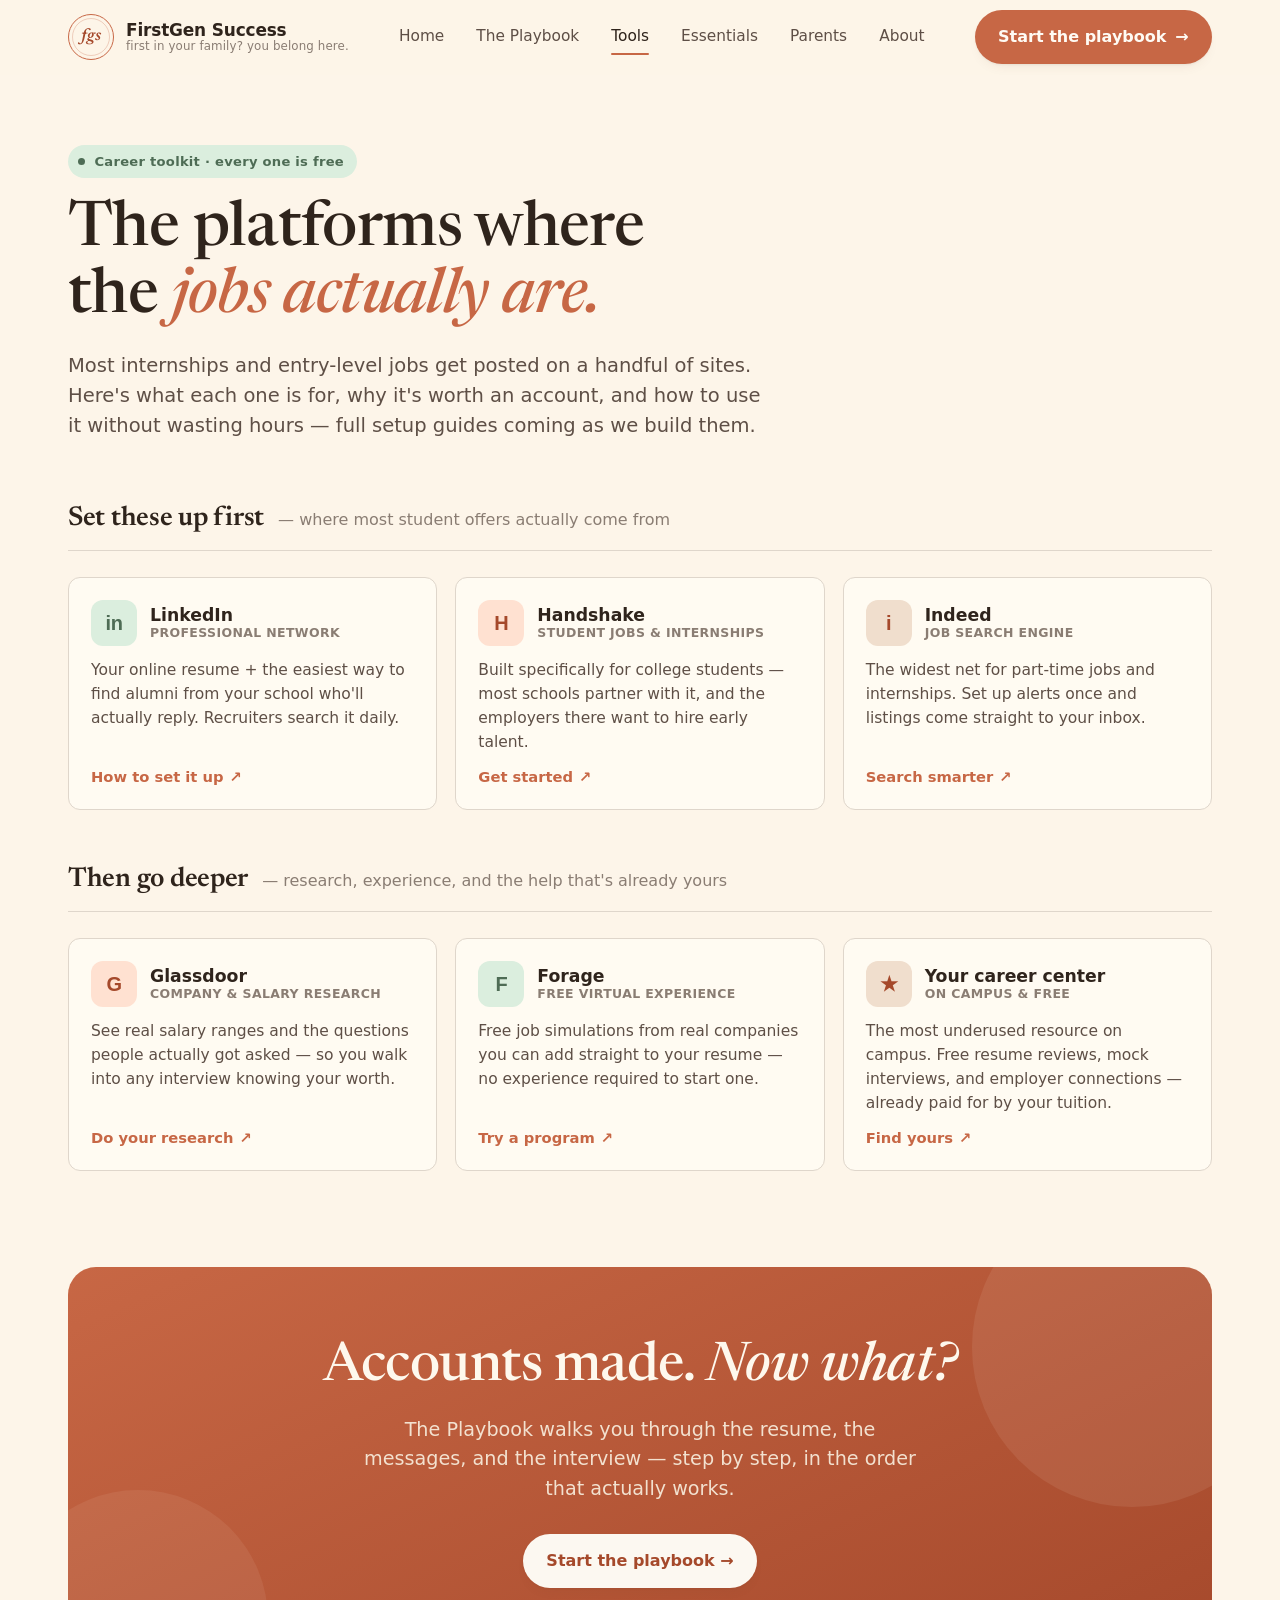
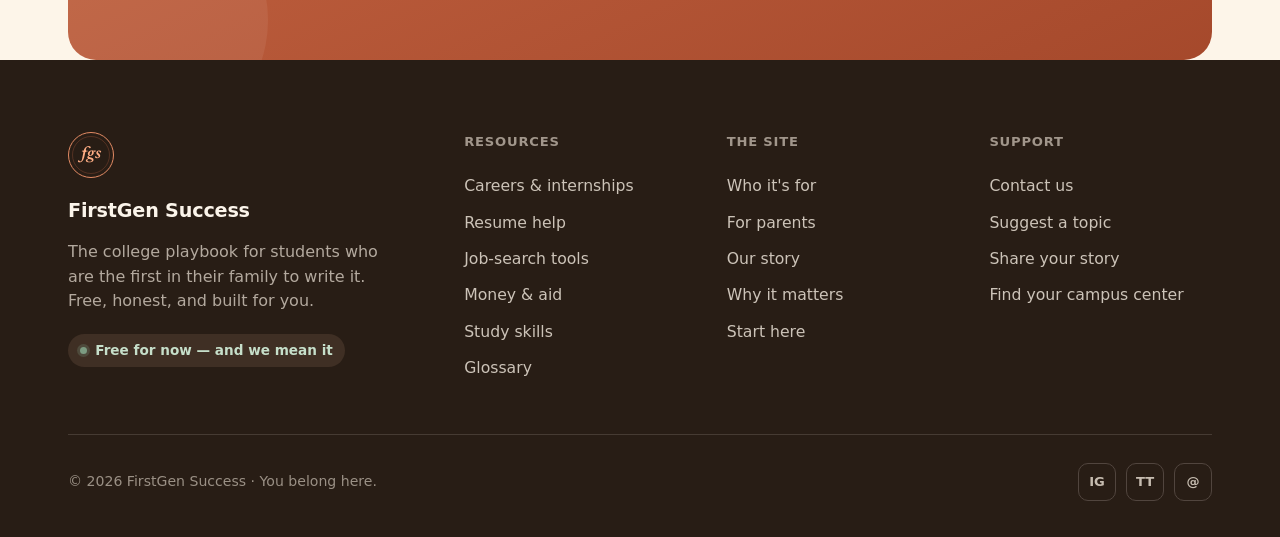
<file: tools.html>
<!DOCTYPE html>
<html lang="en">
<head>
<meta charset="UTF-8" />
<meta name="viewport" content="width=device-width, initial-scale=1.0" />
<title>Tools — FirstGen Success | Job Search Platforms for Students</title>
<meta name="description" content="LinkedIn, Handshake, Indeed, Glassdoor, Forage — the platforms where student jobs and internships actually are. Free setup guides for first-gen students." />
<meta property="og:title" content="Tools — FirstGen Success | Job Search Platforms for Students" />
<meta property="og:description" content="The platforms where student jobs and internships actually are. Free setup guides for first-gen students." />
<meta property="og:type" content="website" />
<meta property="og:url" content="https://kainoa-builds.github.io/firstgensuccess/tools.html" />
<link rel="preconnect" href="https://fonts.googleapis.com" />
<link rel="preconnect" href="https://fonts.gstatic.com" crossorigin />
<link href="https://fonts.googleapis.com/css2?family=Newsreader:ital,opsz,wght@0,6..72,400;0,6..72,500;0,6..72,600;1,6..72,400;1,6..72,500&family=Hanken+Grotesque:wght@400;500;600;700&display=swap" rel="stylesheet" />
<link rel="stylesheet" href="styles.css" />
</head>
<body>

<header id="header">
  <div class="wrap nav">
    <a class="brand" href="index.html" aria-label="FirstGen Success home">
      <div class="logo">fgs</div>
      <div class="brand-text">
        <span class="brand-name">FirstGen Success</span>
        <span class="brand-tag">first in your family? you belong here.</span>
      </div>
    </a>
    <nav class="nav-links" aria-label="Primary">
      <a href="index.html">Home</a>
      <a href="playbook.html">The Playbook</a>
      <a href="tools.html" class="active">Tools</a>
      <a href="essentials.html">Essentials</a>
      <a href="parents.html">Parents</a>
      <a href="about.html">About</a>
    </nav>
    <div class="nav-right">
      <a class="btn btn-primary" href="playbook.html">Start the playbook <span class="arr">→</span></a>
      <button class="menu-btn" id="menuBtn" aria-label="Open menu" aria-expanded="false">
        <span></span><span></span><span></span>
      </button>
    </div>
  </div>
  <div class="mobile-panel" id="mobilePanel">
    <a href="index.html">Home</a>
    <a href="playbook.html">The Playbook</a>
    <a href="tools.html" class="active">Tools</a>
    <a href="essentials.html">Essentials</a>
    <a href="parents.html">Parents</a>
    <a href="about.html">About</a>
    <a class="btn btn-primary" href="playbook.html">Start the playbook →</a>
  </div>
</header>

<main id="top">

  <!-- SUBPAGE HERO -->
  <section class="subhero">
    <div class="wrap">
      <span class="eyebrow"><span class="dot"></span> Career toolkit · every one is free</span>
      <h1>The platforms where the <em>jobs actually are.</em></h1>
      <p class="lede">Most internships and entry-level jobs get posted on a handful of sites. Here's what each one is for, why it's worth an account, and how to use it without wasting hours — full setup guides coming as we build them.</p>
    </div>
  </section>

  <!-- TOOLS -->
  <section class="tools-section">
    <div class="wrap">

      <div class="tools-group">
        <div class="group-head reveal">
          <h2>Set these up first</h2>
          <span class="hint">— where most student offers actually come from</span>
        </div>
        <div class="tools-grid reveal">
          <a class="tool-card" href="#">
            <div class="tool-top">
              <div class="tool-logo sage">in</div>
              <div class="tool-meta"><span class="nm">LinkedIn</span><span class="cat">Professional network</span></div>
            </div>
            <p>Your online resume + the easiest way to find alumni from your school who'll actually reply. Recruiters search it daily.</p>
            <span class="tool-go">How to set it up <span class="ext">↗</span></span>
          </a>
          <a class="tool-card" href="#">
            <div class="tool-top">
              <div class="tool-logo terra">H</div>
              <div class="tool-meta"><span class="nm">Handshake</span><span class="cat">Student jobs &amp; internships</span></div>
            </div>
            <p>Built specifically for college students — most schools partner with it, and the employers there want to hire early talent.</p>
            <span class="tool-go">Get started <span class="ext">↗</span></span>
          </a>
          <a class="tool-card" href="#">
            <div class="tool-top">
              <div class="tool-logo">i</div>
              <div class="tool-meta"><span class="nm">Indeed</span><span class="cat">Job search engine</span></div>
            </div>
            <p>The widest net for part-time jobs and internships. Set up alerts once and listings come straight to your inbox.</p>
            <span class="tool-go">Search smarter <span class="ext">↗</span></span>
          </a>
        </div>
      </div>

      <div class="tools-group">
        <div class="group-head reveal">
          <h2>Then go deeper</h2>
          <span class="hint">— research, experience, and the help that's already yours</span>
        </div>
        <div class="tools-grid reveal">
          <a class="tool-card" href="#">
            <div class="tool-top">
              <div class="tool-logo terra">G</div>
              <div class="tool-meta"><span class="nm">Glassdoor</span><span class="cat">Company &amp; salary research</span></div>
            </div>
            <p>See real salary ranges and the questions people actually got asked — so you walk into any interview knowing your worth.</p>
            <span class="tool-go">Do your research <span class="ext">↗</span></span>
          </a>
          <a class="tool-card" href="#">
            <div class="tool-top">
              <div class="tool-logo sage">F</div>
              <div class="tool-meta"><span class="nm">Forage</span><span class="cat">Free virtual experience</span></div>
            </div>
            <p>Free job simulations from real companies you can add straight to your resume — no experience required to start one.</p>
            <span class="tool-go">Try a program <span class="ext">↗</span></span>
          </a>
          <a class="tool-card" href="#">
            <div class="tool-top">
              <div class="tool-logo">★</div>
              <div class="tool-meta"><span class="nm">Your career center</span><span class="cat">On campus &amp; free</span></div>
            </div>
            <p>The most underused resource on campus. Free resume reviews, mock interviews, and employer connections — already paid for by your tuition.</p>
            <span class="tool-go">Find yours <span class="ext">↗</span></span>
          </a>
        </div>
      </div>

    </div>
  </section>

  <!-- BAND -->
  <section class="band">
    <div class="wrap">
      <div class="band-inner reveal">
        <div class="bk">
          <h2>Accounts made. <em>Now what?</em></h2>
          <p>The Playbook walks you through the resume, the messages, and the interview — step by step, in the order that actually works.</p>
          <a class="btn btn-primary" href="index.html#careers">Start the playbook →</a>
        </div>
      </div>
    </div>
  </section>

</main>

<!-- FOOTER -->
<footer>
  <div class="wrap">
    <div class="foot-grid">
      <div class="foot-brand">
        <div class="logo">fgs</div>
        <div class="brand-name" style="font-weight:700;">FirstGen Success</div>
        <p class="foot-blurb">The college playbook for students who are the first in their family to write it. Free, honest, and built for you.</p>
        <span class="foot-free"><span class="dot"></span> Free for now — and we mean it</span>
      </div>
      <div class="foot-col">
        <h5>Resources</h5>
        <a href="index.html#careers">Careers &amp; internships</a>
        <a href="index.html#careers">Resume help</a>
        <a href="tools.html">Job-search tools</a>
        <a href="index.html#resources">Money &amp; aid</a>
        <a href="index.html#resources">Study skills</a>
        <a href="index.html#resources">Glossary</a>
      </div>
      <div class="foot-col">
        <h5>The site</h5>
        <a href="index.html#who">Who it's for</a>
        <a href="index.html#parents">For parents</a>
        <a href="index.html#about">Our story</a>
        <a href="index.html#gap">Why it matters</a>
        <a href="index.html#careers">Start here</a>
      </div>
      <div class="foot-col">
        <h5>Support</h5>
        <a href="#">Contact us</a>
        <a href="#">Suggest a topic</a>
        <a href="#">Share your story</a>
        <a href="#">Find your campus center</a>
      </div>
    </div>
    <div class="foot-bottom">
      <span>© 2026 FirstGen Success · You belong here.</span>
      <div class="foot-social">
        <a href="#" aria-label="Instagram">IG</a>
        <a href="#" aria-label="TikTok">TT</a>
        <a href="#" aria-label="Email">@</a>
      </div>
    </div>
  </div>
</footer>

<script>
  const header = document.getElementById('header');
  const onScroll = () => header.classList.toggle('scrolled', window.scrollY > 8);
  window.addEventListener('scroll', onScroll, { passive:true });
  onScroll();

  const menuBtn = document.getElementById('menuBtn');
  const panel = document.getElementById('mobilePanel');
  menuBtn.addEventListener('click', () => {
    const open = panel.classList.toggle('open');
    menuBtn.setAttribute('aria-expanded', open);
    document.body.style.overflow = open ? 'hidden' : '';
  });
  panel.querySelectorAll('a').forEach(a => a.addEventListener('click', () => {
    panel.classList.remove('open');
    menuBtn.setAttribute('aria-expanded', 'false');
    document.body.style.overflow = '';
  }));

  const io = new IntersectionObserver((entries) => {
    entries.forEach(e => { if (e.isIntersecting){ e.target.classList.add('in'); io.unobserve(e.target); } });
  }, { threshold:0.12 });
  document.querySelectorAll('.reveal').forEach(el => io.observe(el));
</script>
</body>
</html>
</file>
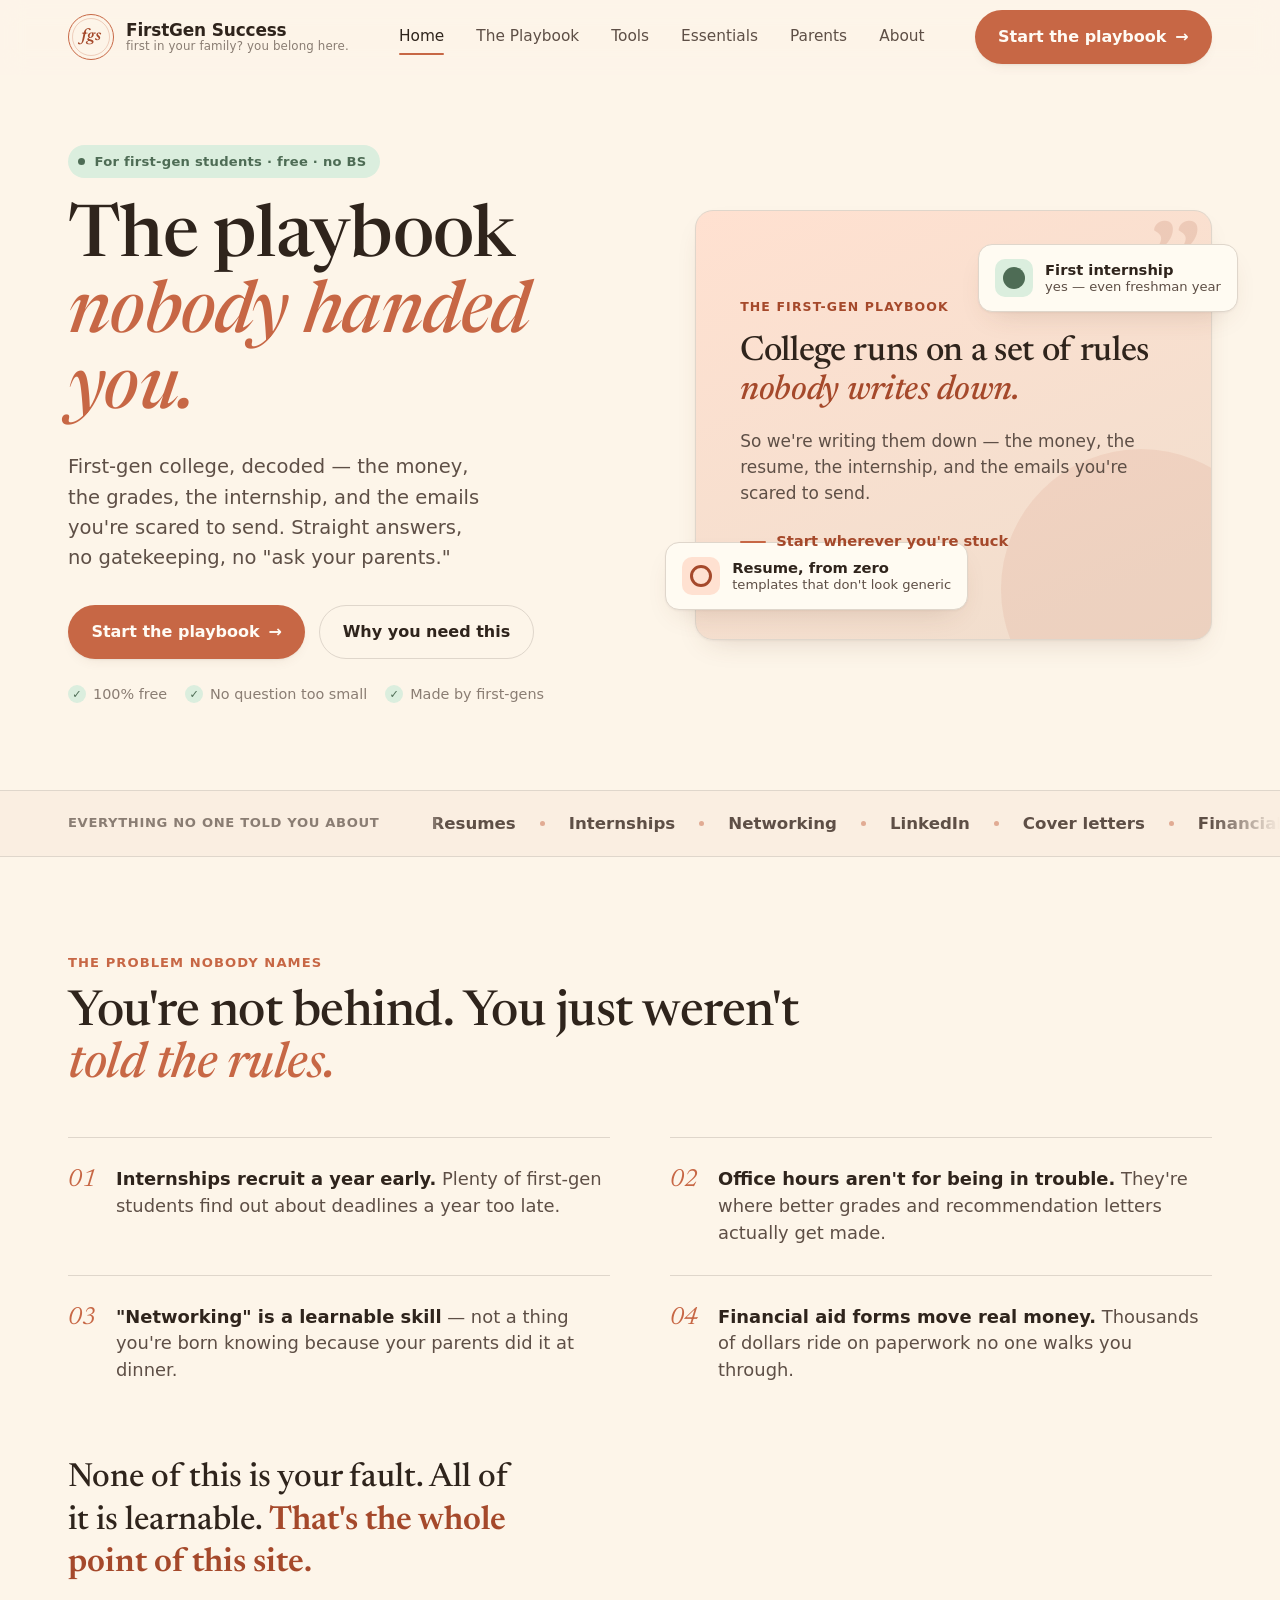
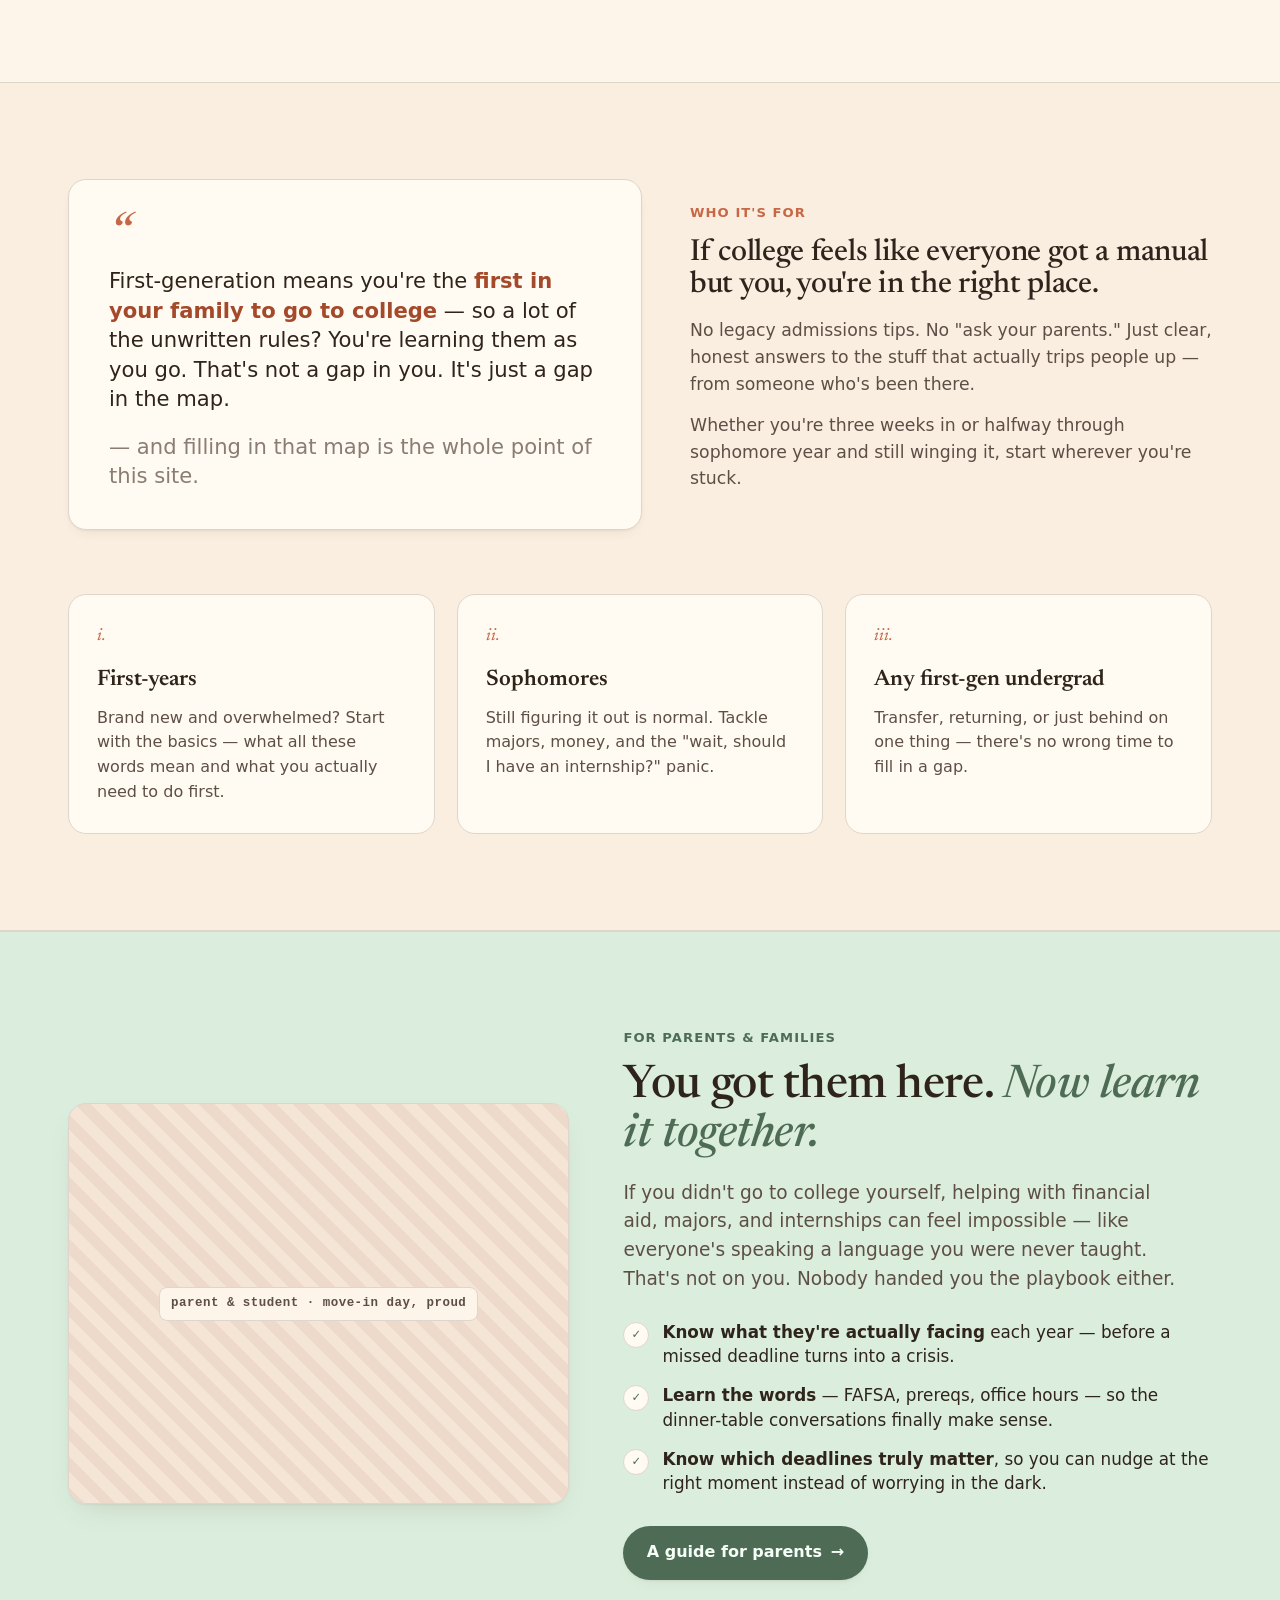
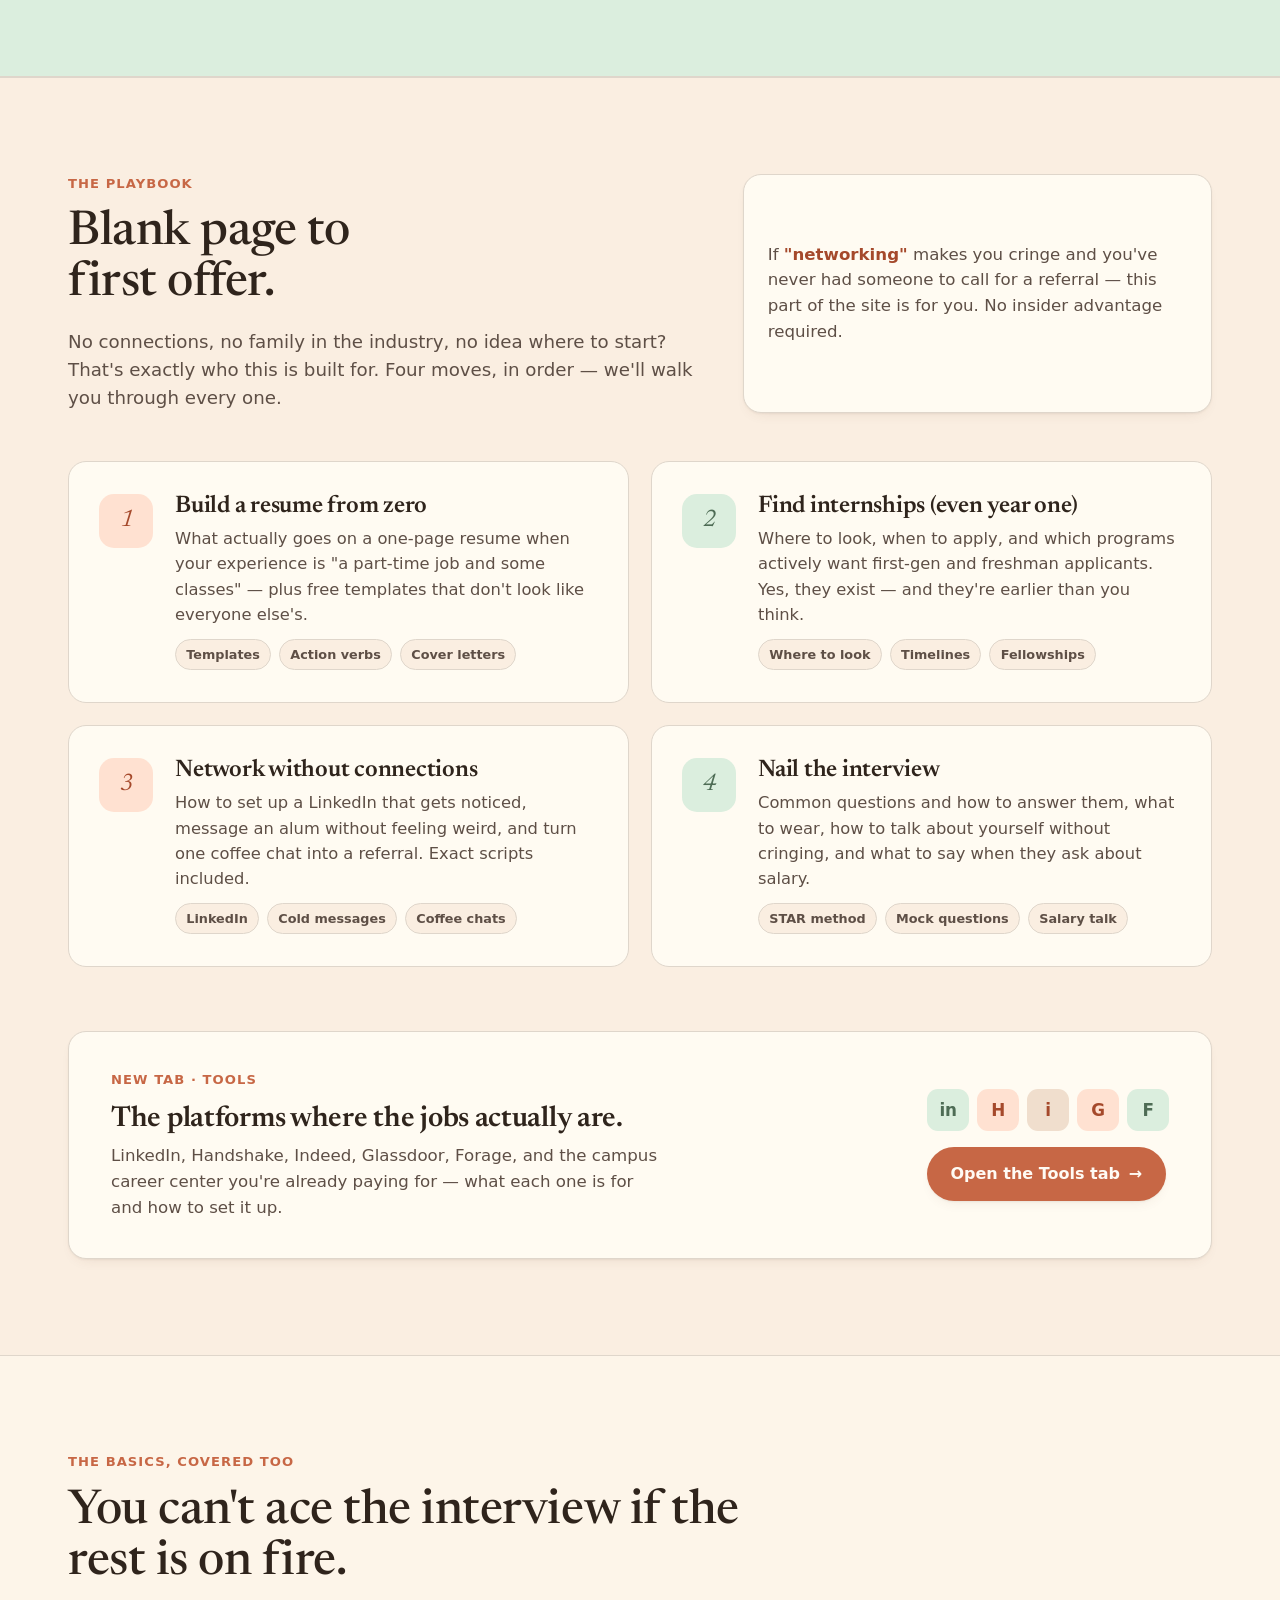
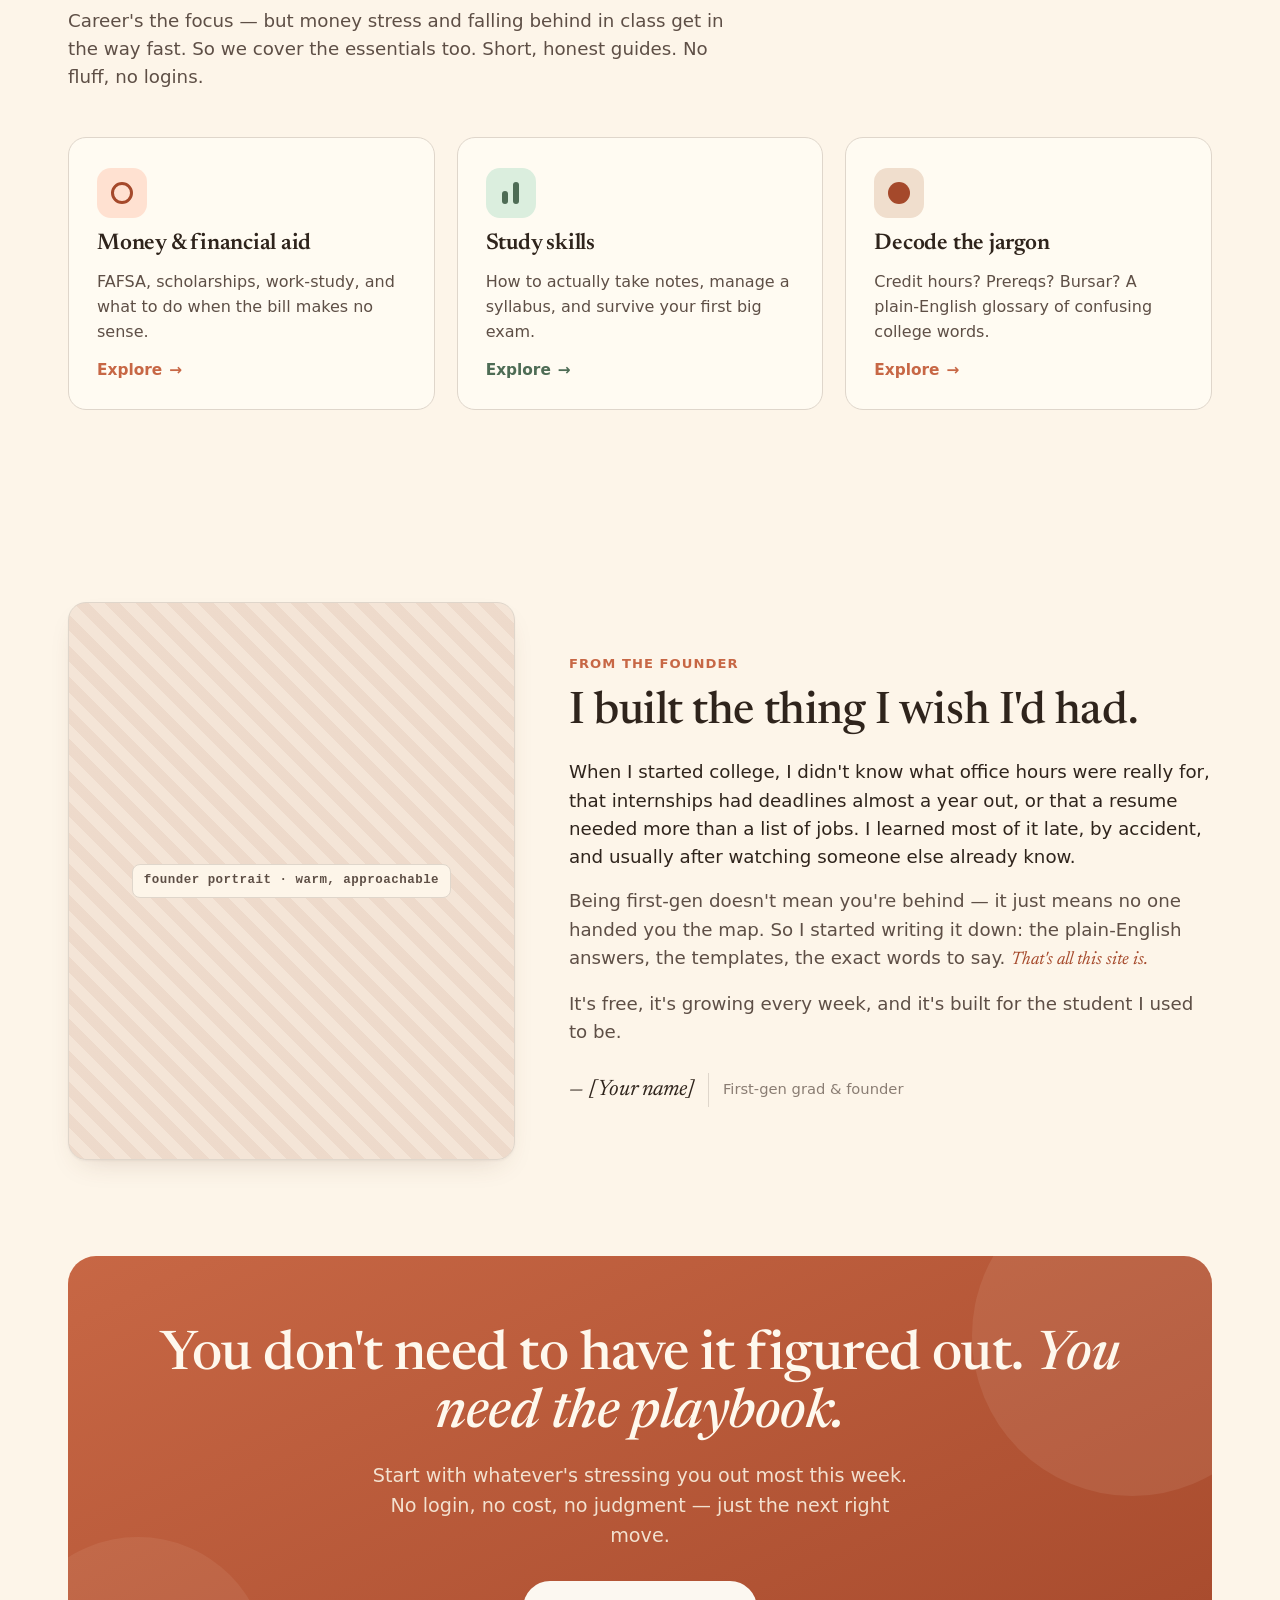
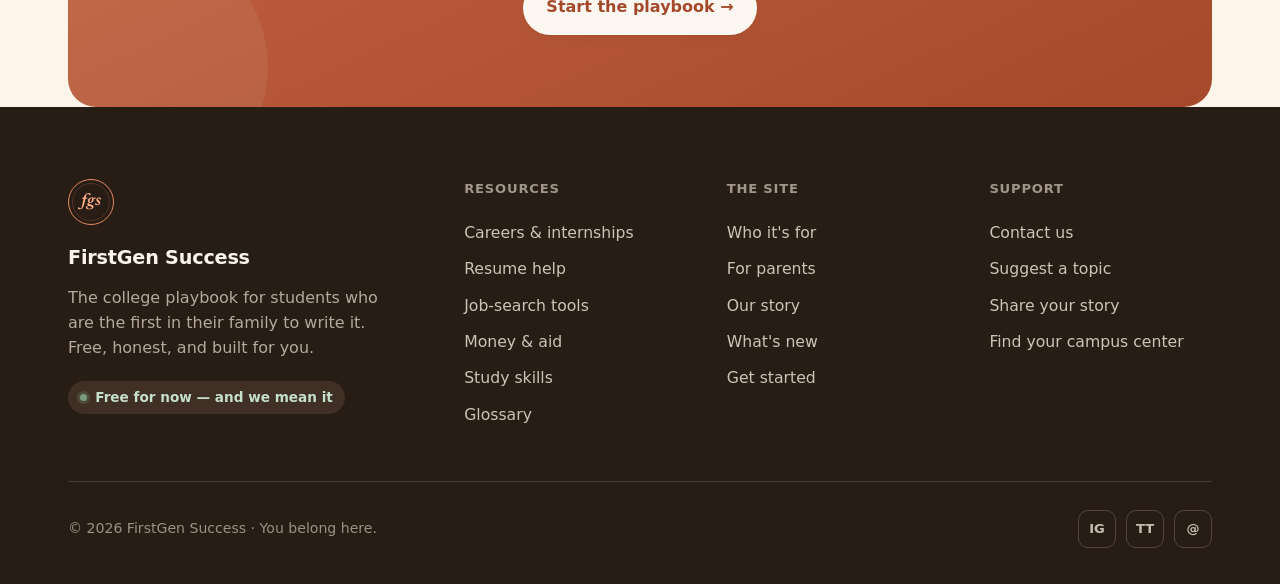
<file: First gen success/FirstGen Success.html>
<!DOCTYPE html>
<html lang="en">
<head>
<meta charset="UTF-8" />
<meta name="viewport" content="width=device-width, initial-scale=1.0" />
<title>FirstGen Success — Feeling lost? We got you.</title>
<link rel="preconnect" href="https://fonts.googleapis.com" />
<link rel="preconnect" href="https://fonts.gstatic.com" crossorigin />
<link href="https://fonts.googleapis.com/css2?family=Newsreader:ital,opsz,wght@0,6..72,400;0,6..72,500;0,6..72,600;1,6..72,400;1,6..72,500&family=Hanken+Grotesque:wght@400;500;600;700&display=swap" rel="stylesheet" />
<link rel="stylesheet" href="styles.css" />
</head>
<body>

<header id="header">
  <div class="wrap nav">
    <a class="brand" href="#top" aria-label="FirstGen Success home">
      <div class="logo">fgs</div>
      <div class="brand-text">
        <span class="brand-name">FirstGen Success</span>
        <span class="brand-tag">first in your family? you belong here.</span>
      </div>
    </a>
    <nav class="nav-links" aria-label="Primary">
      <a href="#top" class="active">Home</a>
      <a href="#careers">The Playbook</a>
      <a href="Tools.html">Tools</a>
      <a href="#resources">Essentials</a>
      <a href="#parents">Parents</a>
      <a href="#about">About</a>
    </nav>
    <div class="nav-right">
      <a class="btn btn-primary" href="#careers">Start the playbook <span class="arr">→</span></a>
      <button class="menu-btn" id="menuBtn" aria-label="Open menu" aria-expanded="false">
        <span></span><span></span><span></span>
      </button>
    </div>
  </div>
  <div class="mobile-panel" id="mobilePanel">
    <a href="#top" class="active">Home</a>
    <a href="#careers">The Playbook</a>
    <a href="Tools.html">Tools</a>
    <a href="#resources">Essentials</a>
    <a href="#parents">Parents</a>
    <a href="#about">About</a>
    <a class="btn btn-primary" href="#careers">Start the playbook →</a>
  </div>
</header>

<main id="top">

  <!-- HERO -->
  <section class="hero">
    <div class="wrap hero-grid">
      <div class="hero-copy">
        <span class="eyebrow"><span class="dot"></span> For first-gen students · free · no BS</span>
        <h1>The playbook<br /><em>nobody handed you.</em></h1>
        <p class="lede">First-gen college, decoded — the money, the grades, the internship, and the emails you're scared to send. Straight answers, no gatekeeping, no "ask your parents."</p>
        <div class="hero-cta">
          <a class="btn btn-primary" href="#careers">Start the playbook <span class="arr">→</span></a>
          <a class="btn btn-ghost" href="#gap">Why you need this</a>
        </div>
        <div class="trust">
          <span class="pill"><span class="check">✓</span> 100% free</span>
          <span class="pill"><span class="check">✓</span> No question too small</span>
          <span class="pill"><span class="check">✓</span> Made by first-gens</span>
        </div>
      </div>

      <div class="hero-visual">
        <div class="purpose">
          <span class="purpose-kicker">The first-gen playbook</span>
          <p class="purpose-statement">College runs on a set of rules <em>nobody writes down.</em></p>
          <p class="purpose-sub">So we're writing them down — the money, the resume, the internship, and the emails you're scared to send.</p>
          <div class="purpose-foot"><span class="ln"></span> Start wherever you're stuck</div>
        </div>
        <div class="float-card fc-1">
          <div class="ic" style="background:var(--terra-tint); color:var(--terra-deep);"><span class="g g-ring"></span></div>
          <div class="ft"><b>Resume, from zero</b>templates that don't look generic</div>
        </div>
        <div class="float-card fc-2">
          <div class="ic" style="background:var(--sage-tint); color:var(--sage-deep);"><span class="g g-dot"></span></div>
          <div class="ft"><b>First internship</b>yes — even freshman year</div>
        </div>
      </div>
    </div>
  </section>

  <!-- STRIP -->
  <div class="strip">
    <div class="strip-row">
      <span class="strip-label">Everything no one told you about</span>
      <div class="marquee" aria-label="Topics we cover">
        <div class="marquee-track">
          <span class="mq-item">Resumes</span><span class="mq-dot"></span>
          <span class="mq-item">Internships</span><span class="mq-dot"></span>
          <span class="mq-item">Networking</span><span class="mq-dot"></span>
          <span class="mq-item">LinkedIn</span><span class="mq-dot"></span>
          <span class="mq-item">Cover letters</span><span class="mq-dot"></span>
          <span class="mq-item">Financial aid</span><span class="mq-dot"></span>
          <span class="mq-item">Scholarships</span><span class="mq-dot"></span>
          <span class="mq-item">Office hours</span><span class="mq-dot"></span>
          <span class="mq-item">Study habits</span><span class="mq-dot"></span>
          <span class="mq-item">Interviews</span><span class="mq-dot"></span>
          <span class="mq-item" aria-hidden="true">Resumes</span><span class="mq-dot" aria-hidden="true"></span>
          <span class="mq-item" aria-hidden="true">Internships</span><span class="mq-dot" aria-hidden="true"></span>
          <span class="mq-item" aria-hidden="true">Networking</span><span class="mq-dot" aria-hidden="true"></span>
          <span class="mq-item" aria-hidden="true">LinkedIn</span><span class="mq-dot" aria-hidden="true"></span>
          <span class="mq-item" aria-hidden="true">Cover letters</span><span class="mq-dot" aria-hidden="true"></span>
          <span class="mq-item" aria-hidden="true">Financial aid</span><span class="mq-dot" aria-hidden="true"></span>
          <span class="mq-item" aria-hidden="true">Scholarships</span><span class="mq-dot" aria-hidden="true"></span>
          <span class="mq-item" aria-hidden="true">Office hours</span><span class="mq-dot" aria-hidden="true"></span>
          <span class="mq-item" aria-hidden="true">Study habits</span><span class="mq-dot" aria-hidden="true"></span>
          <span class="mq-item" aria-hidden="true">Interviews</span><span class="mq-dot" aria-hidden="true"></span>
        </div>
      </div>
    </div>
  </div>

  <!-- THE GAP / THE NEED -->
  <section class="gap" id="gap">
    <div class="wrap">
      <div class="gap-head reveal">
        <div class="sec-tag">The problem nobody names</div>
        <h2>You're not behind. You just weren't <em>told the rules.</em></h2>
      </div>
      <div class="gap-list reveal">
        <div class="gap-item">
          <span class="gap-no">01</span>
          <p><b>Internships recruit a year early.</b> Plenty of first-gen students find out about deadlines a year too late.</p>
        </div>
        <div class="gap-item">
          <span class="gap-no">02</span>
          <p><b>Office hours aren't for being in trouble.</b> They're where better grades and recommendation letters actually get made.</p>
        </div>
        <div class="gap-item">
          <span class="gap-no">03</span>
          <p><b>"Networking" is a learnable skill</b> — not a thing you're born knowing because your parents did it at dinner.</p>
        </div>
        <div class="gap-item">
          <span class="gap-no">04</span>
          <p><b>Financial aid forms move real money.</b> Thousands of dollars ride on paperwork no one walks you through.</p>
        </div>
      </div>
      <p class="gap-turn reveal">None of this is your fault. All of it is learnable. <strong>That's the whole point of this site.</strong></p>
    </div>
  </section>

  <!-- WHO IT'S FOR -->
  <section class="who" id="who">
    <div class="wrap">
      <div class="define reveal">
        <div class="define-card">
          <span class="qmark">“</span>
          <p>First-generation means you're the <b>first in your family to go to college</b> — so a lot of the unwritten rules? You're learning them as you go. That's not a gap in you. It's just a gap in the map.</p>
          <p class="define-note">— and filling in that map is the whole point of this site.</p>
        </div>
        <div class="define-side">
          <div class="sec-tag">Who it's for</div>
          <h3>If college feels like everyone got a manual but you, you're in the right place.</h3>
          <p>No legacy admissions tips. No "ask your parents." Just clear, honest answers to the stuff that actually trips people up — from someone who's been there.</p>
          <p>Whether you're three weeks in or halfway through sophomore year and still winging it, start wherever you're stuck.</p>
        </div>
      </div>

      <div class="for-grid reveal">
        <div class="for-card">
          <div class="for-num">i.</div>
          <h4>First-years</h4>
          <p>Brand new and overwhelmed? Start with the basics — what all these words mean and what you actually need to do first.</p>
        </div>
        <div class="for-card">
          <div class="for-num">ii.</div>
          <h4>Sophomores</h4>
          <p>Still figuring it out is normal. Tackle majors, money, and the "wait, should I have an internship?" panic.</p>
        </div>
        <div class="for-card">
          <div class="for-num">iii.</div>
          <h4>Any first-gen undergrad</h4>
          <p>Transfer, returning, or just behind on one thing — there's no wrong time to fill in a gap.</p>
        </div>
      </div>
    </div>
  </section>

  <!-- FOR PARENTS -->
  <section class="parents" id="parents">
    <div class="wrap">
      <div class="parents-grid reveal">
        <div class="ph parents-photo">
          <span class="ph-label">parent &amp; student · move-in day, proud</span>
        </div>
        <div class="parents-body">
          <div class="sec-tag">For parents &amp; families</div>
          <h2>You got them here. <em>Now learn it together.</em></h2>
          <p class="p-lede">If you didn't go to college yourself, helping with financial aid, majors, and internships can feel impossible — like everyone's speaking a language you were never taught. That's not on you. Nobody handed you the playbook either.</p>
          <div class="parents-points">
            <div class="parents-point">
              <span class="pp-ic">✓</span>
              <p><b>Know what they're actually facing</b> each year — before a missed deadline turns into a crisis.</p>
            </div>
            <div class="parents-point">
              <span class="pp-ic">✓</span>
              <p><b>Learn the words</b> — FAFSA, prereqs, office hours — so the dinner-table conversations finally make sense.</p>
            </div>
            <div class="parents-point">
              <span class="pp-ic">✓</span>
              <p><b>Know which deadlines truly matter</b>, so you can nudge at the right moment instead of worrying in the dark.</p>
            </div>
          </div>
          <a class="btn btn-sage" href="#">A guide for parents <span class="arr">→</span></a>
        </div>
      </div>
    </div>
  </section>

  <!-- CAREER SUCCESS -->
  <section class="careers" id="careers">
    <div class="wrap">
      <div class="careers-head reveal">
        <div class="sec-head">
          <div class="sec-tag">The Playbook</div>
          <h2>Blank page to<br />first offer.</h2>
          <p>No connections, no family in the industry, no idea where to start? That's exactly who this is built for. Four moves, in order — we'll walk you through every one.</p>
        </div>
        <div class="lead-note">
          <p>If <b>"networking"</b> makes you cringe and you've never had someone to call for a referral — this part of the site is for you. No insider advantage required.</p>
        </div>
      </div>

      <div class="career-grid reveal">
        <div class="career-card">
          <div class="career-step">1</div>
          <div class="career-body">
            <h3>Build a resume from zero</h3>
            <p>What actually goes on a one-page resume when your experience is "a part-time job and some classes" — plus free templates that don't look like everyone else's.</p>
            <div class="career-tags"><span>Templates</span><span>Action verbs</span><span>Cover letters</span></div>
          </div>
        </div>
        <div class="career-card">
          <div class="career-step">2</div>
          <div class="career-body">
            <h3>Find internships (even year one)</h3>
            <p>Where to look, when to apply, and which programs actively want first-gen and freshman applicants. Yes, they exist — and they're earlier than you think.</p>
            <div class="career-tags"><span>Where to look</span><span>Timelines</span><span>Fellowships</span></div>
          </div>
        </div>
        <div class="career-card">
          <div class="career-step">3</div>
          <div class="career-body">
            <h3>Network without connections</h3>
            <p>How to set up a LinkedIn that gets noticed, message an alum without feeling weird, and turn one coffee chat into a referral. Exact scripts included.</p>
            <div class="career-tags"><span>LinkedIn</span><span>Cold messages</span><span>Coffee chats</span></div>
          </div>
        </div>
        <div class="career-card">
          <div class="career-step">4</div>
          <div class="career-body">
            <h3>Nail the interview</h3>
            <p>Common questions and how to answer them, what to wear, how to talk about yourself without cringing, and what to say when they ask about salary.</p>
            <div class="career-tags"><span>STAR method</span><span>Mock questions</span><span>Salary talk</span></div>
          </div>
        </div>
      </div>

      <!-- TOOLS TEASER (now its own tab) -->
      <a class="tools-teaser reveal" href="Tools.html">
        <div class="tt-main">
          <div class="sec-tag">New tab · Tools</div>
          <h3>The platforms where the jobs actually are.</h3>
          <p class="tt-copy">LinkedIn, Handshake, Indeed, Glassdoor, Forage, and the campus career center you're already paying for — what each one is for and how to set it up.</p>
        </div>
        <div class="tt-side">
          <div class="tt-logos">
            <span class="tt-chip sage">in</span>
            <span class="tt-chip terra">H</span>
            <span class="tt-chip">i</span>
            <span class="tt-chip terra">G</span>
            <span class="tt-chip sage">F</span>
          </div>
          <span class="btn btn-primary">Open the Tools tab <span class="arr">→</span></span>
        </div>
      </a>
    </div>
  </section>

  <!-- RESOURCES -->
  <section id="resources">
    <div class="wrap">
      <div class="res-top reveal">
        <div class="sec-head">
          <div class="sec-tag">The basics, covered too</div>
          <h2>You can't ace the interview if the rest is on fire.</h2>
          <p>Career's the focus — but money stress and falling behind in class get in the way fast. So we cover the essentials too. Short, honest guides. No fluff, no logins.</p>
        </div>
      </div>

      <div class="res-grid reveal">
        <a class="res-card" href="#start" style="--accent:var(--terra);">
          <div class="res-ic" style="background:var(--terra-tint); color:var(--terra-deep);"><span class="g g-ring"></span></div>
          <h3>Money &amp; financial aid</h3>
          <p>FAFSA, scholarships, work-study, and what to do when the bill makes no sense.</p>
          <span class="res-link">Explore <span class="arr">→</span></span>
        </a>
        <a class="res-card" href="#start" style="--accent:var(--sage-deep);">
          <div class="res-ic" style="background:var(--sage-tint); color:var(--sage-deep);"><span class="g g-bars"></span></div>
          <h3>Study skills</h3>
          <p>How to actually take notes, manage a syllabus, and survive your first big exam.</p>
          <span class="res-link">Explore <span class="arr">→</span></span>
        </a>
        <a class="res-card" href="#start" style="--accent:var(--terra);">
          <div class="res-ic" style="background:var(--clay-tint); color:var(--terra-deep);"><span class="g g-dot"></span></div>
          <h3>Decode the jargon</h3>
          <p>Credit hours? Prereqs? Bursar? A plain-English glossary of confusing college words.</p>
          <span class="res-link">Explore <span class="arr">→</span></span>
        </a>
      </div>
    </div>
  </section>

  <!-- ABOUT THE FOUNDER -->
  <section class="founder" id="about">
    <div class="wrap">
      <div class="founder-grid reveal">
        <div class="ph founder-photo">
          <span class="ph-label">founder portrait · warm, approachable</span>
        </div>
        <div class="founder-body">
          <div class="founder-kicker">From the founder</div>
          <h2>I built the thing I wish I'd had.</h2>
          <p class="first">When I started college, I didn't know what office hours were really for, that internships had deadlines almost a year out, or that a resume needed more than a list of jobs. I learned most of it late, by accident, and usually after watching someone else already know.</p>
          <p>Being first-gen doesn't mean you're behind — it just means no one handed you the map. So I started writing it down: the plain-English answers, the templates, the exact words to say. <em>That's all this site is.</em></p>
          <p>It's free, it's growing every week, and it's built for the student I used to be.</p>
          <div class="founder-sig">
            <span class="name">— [Your name]</span>
            <span class="div"></span>
            <span class="role">First-gen grad &amp; founder</span>
          </div>
        </div>
      </div>
    </div>
  </section>

  <!-- BAND -->
  <section class="band" id="start">
    <div class="wrap">
      <div class="band-inner reveal">
        <div class="bk">
          <h2>You don't need to have it figured out. <em>You need the playbook.</em></h2>
          <p>Start with whatever's stressing you out most this week. No login, no cost, no judgment — just the next right move.</p>
          <a class="btn btn-primary" href="#careers">Start the playbook →</a>
        </div>
      </div>
    </div>
  </section>

</main>

<!-- FOOTER -->
<footer id="faq-foot">
  <div class="wrap">
    <div class="foot-grid">
      <div class="foot-brand">
        <div class="logo">fgs</div>
        <div class="brand-name" style="font-weight:700;">FirstGen Success</div>
        <p class="foot-blurb">The college playbook for students who are the first in their family to write it. Free, honest, and built for you.</p>
        <span class="foot-free"><span class="dot"></span> Free for now — and we mean it</span>
      </div>
      <div class="foot-col">
        <h5>Resources</h5>
        <a href="#careers">Careers &amp; internships</a>
        <a href="#careers">Resume help</a>
        <a href="Tools.html">Job-search tools</a>
        <a href="#resources">Money &amp; aid</a>
        <a href="#resources">Study skills</a>
        <a href="#resources">Glossary</a>
      </div>
      <div class="foot-col">
        <h5>The site</h5>
        <a href="#who">Who it's for</a>
        <a href="#parents">For parents</a>
        <a href="#about">Our story</a>
        <a href="#resources">What's new</a>
        <a href="#start">Get started</a>
      </div>
      <div class="foot-col">
        <h5>Support</h5>
        <a href="#top">Contact us</a>
        <a href="#top">Suggest a topic</a>
        <a href="#top">Share your story</a>
        <a href="#top">Find your campus center</a>
      </div>
    </div>
    <div class="foot-bottom">
      <span>© 2026 FirstGen Success · You belong here.</span>
      <div class="foot-social">
        <a href="#top" aria-label="Instagram">IG</a>
        <a href="#top" aria-label="TikTok">TT</a>
        <a href="#top" aria-label="Email">@</a>
      </div>
    </div>
  </div>
</footer>

<script>
  // sticky header border
  const header = document.getElementById('header');
  const onScroll = () => header.classList.toggle('scrolled', window.scrollY > 8);
  window.addEventListener('scroll', onScroll, { passive:true });
  onScroll();

  // mobile menu
  const menuBtn = document.getElementById('menuBtn');
  const panel = document.getElementById('mobilePanel');
  menuBtn.addEventListener('click', () => {
    const open = panel.classList.toggle('open');
    menuBtn.setAttribute('aria-expanded', open);
    document.body.style.overflow = open ? 'hidden' : '';
  });
  panel.querySelectorAll('a').forEach(a => a.addEventListener('click', () => {
    panel.classList.remove('open');
    menuBtn.setAttribute('aria-expanded', 'false');
    document.body.style.overflow = '';
  }));

  // reveal on scroll
  const io = new IntersectionObserver((entries) => {
    entries.forEach(e => { if (e.isIntersecting){ e.target.classList.add('in'); io.unobserve(e.target); } });
  }, { threshold:0.12 });
  document.querySelectorAll('.reveal').forEach(el => io.observe(el));
</script>
</body>
</html>
</file>
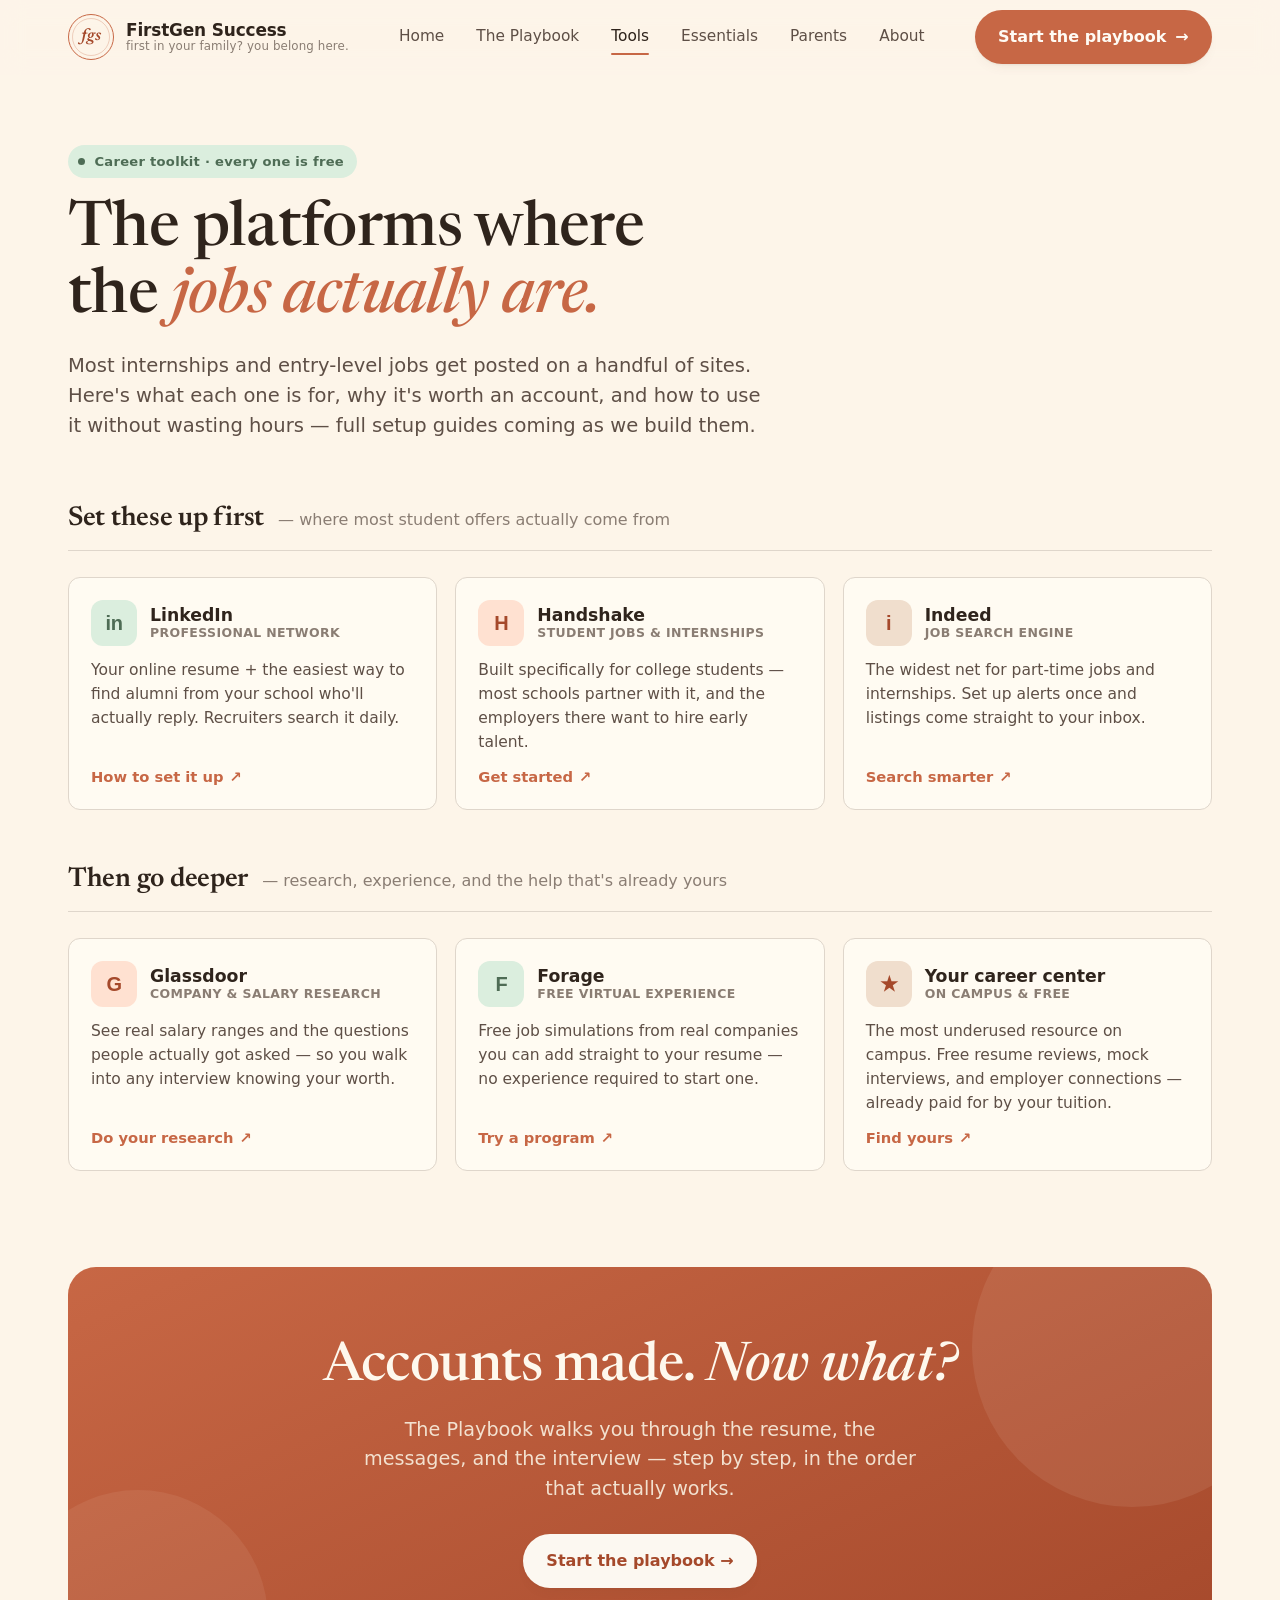
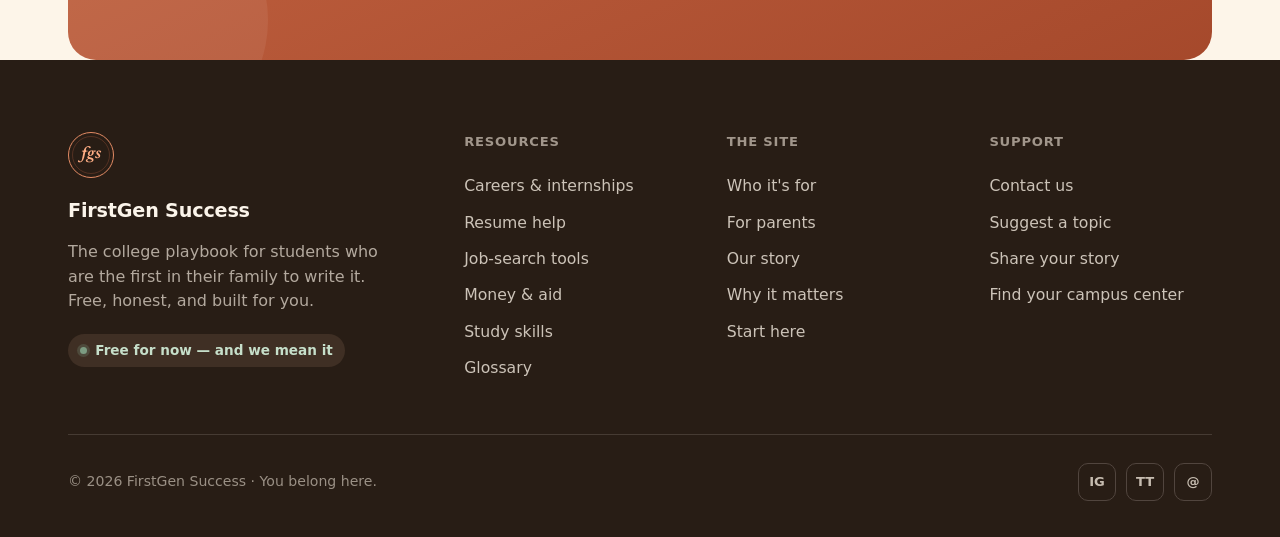
<file: First gen success/Tools.html>
<!DOCTYPE html>
<html lang="en">
<head>
<meta charset="UTF-8" />
<meta name="viewport" content="width=device-width, initial-scale=1.0" />
<title>Tools — FirstGen Success</title>
<link rel="preconnect" href="https://fonts.googleapis.com" />
<link rel="preconnect" href="https://fonts.gstatic.com" crossorigin />
<link href="https://fonts.googleapis.com/css2?family=Newsreader:ital,opsz,wght@0,6..72,400;0,6..72,500;0,6..72,600;1,6..72,400;1,6..72,500&family=Hanken+Grotesque:wght@400;500;600;700&display=swap" rel="stylesheet" />
<link rel="stylesheet" href="styles.css" />
</head>
<body>

<header id="header">
  <div class="wrap nav">
    <a class="brand" href="FirstGen Success.html" aria-label="FirstGen Success home">
      <div class="logo">fgs</div>
      <div class="brand-text">
        <span class="brand-name">FirstGen Success</span>
        <span class="brand-tag">first in your family? you belong here.</span>
      </div>
    </a>
    <nav class="nav-links" aria-label="Primary">
      <a href="FirstGen Success.html">Home</a>
      <a href="FirstGen Success.html#careers">The Playbook</a>
      <a href="Tools.html" class="active">Tools</a>
      <a href="FirstGen Success.html#resources">Essentials</a>
      <a href="FirstGen Success.html#parents">Parents</a>
      <a href="FirstGen Success.html#about">About</a>
    </nav>
    <div class="nav-right">
      <a class="btn btn-primary" href="FirstGen Success.html#careers">Start the playbook <span class="arr">→</span></a>
      <button class="menu-btn" id="menuBtn" aria-label="Open menu" aria-expanded="false">
        <span></span><span></span><span></span>
      </button>
    </div>
  </div>
  <div class="mobile-panel" id="mobilePanel">
    <a href="FirstGen Success.html">Home</a>
    <a href="FirstGen Success.html#careers">The Playbook</a>
    <a href="Tools.html" class="active">Tools</a>
    <a href="FirstGen Success.html#resources">Essentials</a>
    <a href="FirstGen Success.html#parents">Parents</a>
    <a href="FirstGen Success.html#about">About</a>
    <a class="btn btn-primary" href="FirstGen Success.html#careers">Start the playbook →</a>
  </div>
</header>

<main id="top">

  <!-- SUBPAGE HERO -->
  <section class="subhero">
    <div class="wrap">
      <span class="eyebrow"><span class="dot"></span> Career toolkit · every one is free</span>
      <h1>The platforms where the <em>jobs actually are.</em></h1>
      <p class="lede">Most internships and entry-level jobs get posted on a handful of sites. Here's what each one is for, why it's worth an account, and how to use it without wasting hours — full setup guides coming as we build them.</p>
    </div>
  </section>

  <!-- TOOLS -->
  <section class="tools-section">
    <div class="wrap">

      <div class="tools-group">
        <div class="group-head reveal">
          <h2>Set these up first</h2>
          <span class="hint">— where most student offers actually come from</span>
        </div>
        <div class="tools-grid reveal">
          <a class="tool-card" href="#">
            <div class="tool-top">
              <div class="tool-logo sage">in</div>
              <div class="tool-meta"><span class="nm">LinkedIn</span><span class="cat">Professional network</span></div>
            </div>
            <p>Your online resume + the easiest way to find alumni from your school who'll actually reply. Recruiters search it daily.</p>
            <span class="tool-go">How to set it up <span class="ext">↗</span></span>
          </a>
          <a class="tool-card" href="#">
            <div class="tool-top">
              <div class="tool-logo terra">H</div>
              <div class="tool-meta"><span class="nm">Handshake</span><span class="cat">Student jobs &amp; internships</span></div>
            </div>
            <p>Built specifically for college students — most schools partner with it, and the employers there want to hire early talent.</p>
            <span class="tool-go">Get started <span class="ext">↗</span></span>
          </a>
          <a class="tool-card" href="#">
            <div class="tool-top">
              <div class="tool-logo">i</div>
              <div class="tool-meta"><span class="nm">Indeed</span><span class="cat">Job search engine</span></div>
            </div>
            <p>The widest net for part-time jobs and internships. Set up alerts once and listings come straight to your inbox.</p>
            <span class="tool-go">Search smarter <span class="ext">↗</span></span>
          </a>
        </div>
      </div>

      <div class="tools-group">
        <div class="group-head reveal">
          <h2>Then go deeper</h2>
          <span class="hint">— research, experience, and the help that's already yours</span>
        </div>
        <div class="tools-grid reveal">
          <a class="tool-card" href="#">
            <div class="tool-top">
              <div class="tool-logo terra">G</div>
              <div class="tool-meta"><span class="nm">Glassdoor</span><span class="cat">Company &amp; salary research</span></div>
            </div>
            <p>See real salary ranges and the questions people actually got asked — so you walk into any interview knowing your worth.</p>
            <span class="tool-go">Do your research <span class="ext">↗</span></span>
          </a>
          <a class="tool-card" href="#">
            <div class="tool-top">
              <div class="tool-logo sage">F</div>
              <div class="tool-meta"><span class="nm">Forage</span><span class="cat">Free virtual experience</span></div>
            </div>
            <p>Free job simulations from real companies you can add straight to your resume — no experience required to start one.</p>
            <span class="tool-go">Try a program <span class="ext">↗</span></span>
          </a>
          <a class="tool-card" href="#">
            <div class="tool-top">
              <div class="tool-logo">★</div>
              <div class="tool-meta"><span class="nm">Your career center</span><span class="cat">On campus &amp; free</span></div>
            </div>
            <p>The most underused resource on campus. Free resume reviews, mock interviews, and employer connections — already paid for by your tuition.</p>
            <span class="tool-go">Find yours <span class="ext">↗</span></span>
          </a>
        </div>
      </div>

    </div>
  </section>

  <!-- BAND -->
  <section class="band">
    <div class="wrap">
      <div class="band-inner reveal">
        <div class="bk">
          <h2>Accounts made. <em>Now what?</em></h2>
          <p>The Playbook walks you through the resume, the messages, and the interview — step by step, in the order that actually works.</p>
          <a class="btn btn-primary" href="FirstGen Success.html#careers">Start the playbook →</a>
        </div>
      </div>
    </div>
  </section>

</main>

<!-- FOOTER -->
<footer>
  <div class="wrap">
    <div class="foot-grid">
      <div class="foot-brand">
        <div class="logo">fgs</div>
        <div class="brand-name" style="font-weight:700;">FirstGen Success</div>
        <p class="foot-blurb">The college playbook for students who are the first in their family to write it. Free, honest, and built for you.</p>
        <span class="foot-free"><span class="dot"></span> Free for now — and we mean it</span>
      </div>
      <div class="foot-col">
        <h5>Resources</h5>
        <a href="FirstGen Success.html#careers">Careers &amp; internships</a>
        <a href="FirstGen Success.html#careers">Resume help</a>
        <a href="Tools.html">Job-search tools</a>
        <a href="FirstGen Success.html#resources">Money &amp; aid</a>
        <a href="FirstGen Success.html#resources">Study skills</a>
        <a href="FirstGen Success.html#resources">Glossary</a>
      </div>
      <div class="foot-col">
        <h5>The site</h5>
        <a href="FirstGen Success.html#who">Who it's for</a>
        <a href="FirstGen Success.html#parents">For parents</a>
        <a href="FirstGen Success.html#about">Our story</a>
        <a href="FirstGen Success.html#gap">Why it matters</a>
        <a href="FirstGen Success.html#careers">Start here</a>
      </div>
      <div class="foot-col">
        <h5>Support</h5>
        <a href="#">Contact us</a>
        <a href="#">Suggest a topic</a>
        <a href="#">Share your story</a>
        <a href="#">Find your campus center</a>
      </div>
    </div>
    <div class="foot-bottom">
      <span>© 2026 FirstGen Success · You belong here.</span>
      <div class="foot-social">
        <a href="#" aria-label="Instagram">IG</a>
        <a href="#" aria-label="TikTok">TT</a>
        <a href="#" aria-label="Email">@</a>
      </div>
    </div>
  </div>
</footer>

<script>
  const header = document.getElementById('header');
  const onScroll = () => header.classList.toggle('scrolled', window.scrollY > 8);
  window.addEventListener('scroll', onScroll, { passive:true });
  onScroll();

  const menuBtn = document.getElementById('menuBtn');
  const panel = document.getElementById('mobilePanel');
  menuBtn.addEventListener('click', () => {
    const open = panel.classList.toggle('open');
    menuBtn.setAttribute('aria-expanded', open);
    document.body.style.overflow = open ? 'hidden' : '';
  });
  panel.querySelectorAll('a').forEach(a => a.addEventListener('click', () => {
    panel.classList.remove('open');
    menuBtn.setAttribute('aria-expanded', 'false');
    document.body.style.overflow = '';
  }));

  const io = new IntersectionObserver((entries) => {
    entries.forEach(e => { if (e.isIntersecting){ e.target.classList.add('in'); io.unobserve(e.target); } });
  }, { threshold:0.12 });
  document.querySelectorAll('.reveal').forEach(el => io.observe(el));
</script>
</body>
</html>
</file>
<file: styles.css>
:root{
    /* warm earthy palette */
    --paper:        oklch(0.972 0.018 78);
    --paper-2:      oklch(0.955 0.022 72);
    --card:         oklch(0.988 0.012 82);
    --ink:          oklch(0.27 0.022 55);
    --ink-soft:     oklch(0.44 0.025 55);
    --ink-faint:    oklch(0.60 0.022 60);
    --line:         oklch(0.88 0.018 70);

    --terra:        oklch(0.62 0.132 40);
    --terra-deep:   oklch(0.52 0.13 38);
    --terra-tint:   oklch(0.93 0.04 50);
    --sage:         oklch(0.66 0.052 150);
    --sage-deep:    oklch(0.50 0.05 152);
    --sage-tint:    oklch(0.93 0.028 150);
    --clay-tint:    oklch(0.91 0.03 65);

    --radius:       18px;
    --radius-sm:    12px;
    --maxw:         1200px;
    --shadow:       0 1px 2px oklch(0.4 0.03 55 / .05), 0 12px 30px -14px oklch(0.4 0.06 50 / .22);
    --shadow-sm:    0 1px 2px oklch(0.4 0.03 55 / .06), 0 6px 16px -10px oklch(0.4 0.06 50 / .2);
  }

  *{ box-sizing:border-box; margin:0; padding:0; }
  html{ scroll-behavior:smooth; -webkit-text-size-adjust:100%; }
  body{
    font-family:"Hanken Grotesque", system-ui, sans-serif;
    background:var(--paper);
    color:var(--ink);
    line-height:1.55;
    -webkit-font-smoothing:antialiased;
    text-rendering:optimizeLegibility;
    overflow-x:hidden;
  }
  ::selection{ background:var(--terra-tint); color:var(--terra-deep); }
  h1,h2,h3{ font-family:"Newsreader", Georgia, serif; font-weight:500; line-height:1.06; letter-spacing:-0.01em; }
  a{ color:inherit; text-decoration:none; }
  .wrap{ max-width:var(--maxw); margin:0 auto; padding:0 28px; }
  .serif-it{ font-style:italic; }

  /* ---------- buttons ---------- */
  .btn{
    display:inline-flex; align-items:center; gap:.55em;
    font-family:inherit; font-weight:600; font-size:1rem;
    padding:.85em 1.4em; border-radius:999px; border:1px solid transparent;
    cursor:pointer; transition:transform .18s ease, box-shadow .2s ease, background .2s ease, color .2s ease;
    white-space:nowrap;
  }
  .btn-primary{ background:var(--terra); color:oklch(0.99 0.01 80); box-shadow:var(--shadow-sm); }
  .btn-primary:hover{ background:var(--terra-deep); transform:translateY(-2px); box-shadow:var(--shadow); }
  .btn-ghost{ background:transparent; color:var(--ink); border-color:var(--line); }
  .btn-ghost:hover{ background:var(--card); border-color:var(--ink-faint); transform:translateY(-2px); }
  .btn .arr{ transition:transform .2s ease; }
  .btn:hover .arr{ transform:translateX(3px); }

  /* ---------- nav ---------- */
  header{
    position:sticky; top:0; z-index:50;
    background:oklch(0.972 0.018 78 / .96);
    backdrop-filter:saturate(140%) blur(12px);
    -webkit-backdrop-filter:saturate(140%) blur(12px);
    border-bottom:1px solid transparent;
    transition:border-color .25s ease, background .25s ease;
  }
  header.scrolled{ border-bottom-color:var(--line); background:oklch(0.972 0.018 78 / .98); }
  .nav{ display:flex; align-items:center; justify-content:space-between; height:74px; }
  .brand{ display:flex; align-items:center; gap:12px; }
  .logo{
    width:46px; height:46px; border-radius:50%; flex:none;
    background:transparent; border:1.5px solid var(--terra);
    color:var(--terra-deep); display:grid; place-items:center;
    font-family:"Newsreader", serif; font-style:italic; font-weight:600; font-size:1.04rem; letter-spacing:.01em;
    position:relative;
  }
  .logo::after{
    content:""; position:absolute; inset:3px; border-radius:50%;
    border:1px solid oklch(0.62 0.132 40 / .28);
  }
  .brand-text{ display:flex; flex-direction:column; line-height:1.05; }
  .brand-name{ font-weight:700; font-size:1.06rem; letter-spacing:-0.01em; }
  .brand-tag{ font-size:.74rem; color:var(--ink-faint); font-weight:500; letter-spacing:.01em; }
  .nav-links{ display:flex; align-items:center; gap:32px; }
  .nav-links a{ font-weight:500; font-size:.96rem; color:var(--ink-soft); position:relative; padding:4px 0; white-space:nowrap; }
  .nav-links a::after{
    content:""; position:absolute; left:0; right:100%; bottom:-2px; height:2px;
    background:var(--terra); border-radius:2px; transition:right .25s ease;
  }
  .nav-links a:hover{ color:var(--ink); }
  .nav-links a:hover::after{ right:0; }
  .nav-right{ display:flex; align-items:center; gap:18px; }
  .menu-btn{ display:none; background:none; border:1px solid var(--line); border-radius:10px; width:44px; height:44px; cursor:pointer; padding:0; }
  .menu-btn span{ display:block; width:18px; height:2px; background:var(--ink); margin:3px auto; border-radius:2px; transition:.25s; }

  /* ---------- hero ---------- */
  .hero{ position:relative; padding:70px 0 84px; }
  .hero-grid{ display:grid; grid-template-columns:1.05fr .95fr; gap:56px; align-items:center; }
  .eyebrow{
    display:inline-flex; align-items:center; gap:9px;
    background:var(--sage-tint); color:var(--sage-deep);
    font-weight:600; font-size:.82rem; letter-spacing:.02em;
    padding:.5em 1em .5em .8em; border-radius:999px; margin-bottom:24px;
  }
  .eyebrow .dot{ width:7px; height:7px; border-radius:50%; background:var(--sage-deep); }
  .hero h1{ font-size:clamp(2.9rem, 5.6vw, 4.6rem); margin-bottom:22px; }
  .hero h1 em{ font-style:italic; color:var(--terra); }
  .hero .lede{ font-size:1.22rem; color:var(--ink-soft); max-width:34ch; margin-bottom:32px; }
  .hero-cta{ display:flex; align-items:center; gap:14px; flex-wrap:wrap; }
  .trust{ display:flex; align-items:center; gap:18px; margin-top:24px; color:var(--ink-faint); font-size:.9rem; font-weight:500; }
  .trust .pill{ display:inline-flex; align-items:center; gap:7px; }
  .trust .check{ width:18px; height:18px; border-radius:50%; background:var(--sage-tint); color:var(--sage-deep); display:grid; place-items:center; font-size:.7rem; font-weight:800; }

  /* hero visual */
  .hero-visual{ position:relative; }
  .ph{
    position:relative; border-radius:var(--radius); overflow:hidden;
    background:oklch(0.955 0.022 72);
    border:1px solid var(--line);
    display:grid; place-items:center;
  }
  .ph-inner{
    display:flex; flex-direction:column; align-items:center; gap:12px;
  }
  .ph .ph-label{
    font-family:"Hanken Grotesque", sans-serif; font-size:.82rem; font-weight:600; letter-spacing:.04em;
    color:var(--ink-faint); padding:.4em .8em; border-radius:8px;
    text-transform:lowercase;
  }
  .hero-photo{ aspect-ratio:4/5; box-shadow:var(--shadow); }
  .float-card{
    position:absolute; background:var(--card); border:1px solid var(--line);
    border-radius:14px; padding:14px 16px; box-shadow:var(--shadow); display:flex; align-items:center; gap:12px;
  }
  .float-card .ic{ width:38px; height:38px; border-radius:10px; flex:none; display:grid; place-items:center; }
  .float-card .ft{ font-size:.82rem; font-weight:500; color:var(--ink-soft); line-height:1.25; }
  .float-card .ft b{ display:block; color:var(--ink); font-weight:700; font-size:.92rem; }
  .fc-1{ bottom:30px; left:-30px; }
  .fc-2{ top:34px; right:-26px; }

  /* hero purpose panel (replaces the photo) */
  .purpose{
    position:relative; border-radius:var(--radius); overflow:hidden;
    background:linear-gradient(158deg, var(--terra-tint) 0%, var(--clay-tint) 100%);
    border:1px solid var(--line); box-shadow:var(--shadow);
    padding:48px 44px; min-height:430px;
    display:flex; flex-direction:column; justify-content:center; gap:16px;
  }
  .purpose::before{
    content:""; position:absolute; right:-70px; bottom:-90px; width:280px; height:280px; border-radius:50%;
    background:oklch(0.62 0.132 40 / .10);
  }
  .purpose::after{
    content:"\201D"; position:absolute; top:8px; right:26px;
    font-family:"Newsreader",serif; font-style:italic; font-size:9rem; line-height:1;
    color:oklch(0.52 0.13 38 / .14);
  }
  .purpose-kicker{
    position:relative; z-index:1; font-size:.78rem; font-weight:700;
    letter-spacing:.09em; text-transform:uppercase; color:var(--terra-deep);
  }
  .purpose-statement{
    position:relative; z-index:1; font-family:"Newsreader",serif; font-weight:500;
    font-size:clamp(1.7rem, 2.7vw, 2.3rem); line-height:1.14; letter-spacing:-0.01em; color:var(--ink);
  }
  .purpose-statement em{ font-style:italic; color:var(--terra-deep); }
  .purpose-sub{ position:relative; z-index:1; color:var(--ink-soft); font-size:1.06rem; max-width:38ch; }
  .purpose-foot{
    position:relative; z-index:1; margin-top:8px; display:flex; align-items:center; gap:10px;
    font-size:.92rem; font-weight:600; color:var(--terra-deep);
  }
  .purpose-foot .ln{ width:26px; height:1.5px; background:var(--terra); border-radius:2px; }

  /* ---------- logo strip (marquee) ---------- */
  .strip{ border-top:1px solid var(--line); border-bottom:1px solid var(--line); background:var(--paper-2); overflow:hidden; }
  .strip-row{ display:flex; align-items:center; gap:28px; padding:20px 0; }
  .strip-label{
    flex:none; font-size:.82rem; font-weight:700; color:var(--ink-faint);
    letter-spacing:.05em; text-transform:uppercase; white-space:nowrap;
    padding-left:max(28px, calc((100% - var(--maxw)) / 2 + 28px));
  }
  .marquee{
    flex:1; min-width:0; overflow:hidden; position:relative;
    -webkit-mask:linear-gradient(to right, transparent 0, #000 36px, #000 calc(100% - 70px), transparent 100%);
            mask:linear-gradient(to right, transparent 0, #000 36px, #000 calc(100% - 70px), transparent 100%);
  }
  .marquee-track{ display:flex; align-items:center; width:max-content; animation:marquee 36s linear infinite; }
  .marquee:hover .marquee-track{ animation-play-state:paused; }
  .mq-item{ font-weight:600; font-size:1.04rem; color:var(--ink-soft); white-space:nowrap; padding:0 24px; }
  .mq-dot{ width:5px; height:5px; border-radius:50%; background:var(--terra); opacity:.5; flex:none; }
  @keyframes marquee{ from{ transform:translateX(0); } to{ transform:translateX(-50%); } }
  @media (prefers-reduced-motion: reduce){ .marquee-track{ animation:none; } }

  /* ---------- section base ---------- */
  section{ padding:96px 0; }
  .sec-head{ max-width:680px; }
  .sec-tag{ font-weight:700; font-size:.82rem; letter-spacing:.08em; text-transform:uppercase; color:var(--terra); margin-bottom:14px; }
  .sec-head h2{ font-size:clamp(2.1rem, 3.8vw, 3rem); margin-bottom:18px; }
  .sec-head p{ font-size:1.14rem; color:var(--ink-soft); }

  /* ---------- what is first-gen ---------- */
  .who{ background:var(--paper-2); border-top:1px solid var(--line); border-bottom:1px solid var(--line); }
  .define{
    display:grid; grid-template-columns:1.1fr 1fr; gap:48px; align-items:center; margin-bottom:64px;
  }
  .define-card{
    background:var(--card); border:1px solid var(--line); border-radius:var(--radius);
    padding:38px 40px; box-shadow:var(--shadow-sm); position:relative;
  }
  .define-card .qmark{
    font-family:"Newsreader",serif; font-style:italic; font-size:3.4rem; color:var(--terra); line-height:.7; margin-bottom:10px; display:block;
  }
  .define-card p{ font-size:1.32rem; line-height:1.4; }
  .define-card p b{ color:var(--terra-deep); font-weight:600; }
  .define-note{ margin-top:18px; font-size:.98rem; color:var(--ink-faint); }
  .define-side h3{ font-size:1.9rem; margin-bottom:16px; }
  .define-side p{ color:var(--ink-soft); font-size:1.08rem; margin-bottom:14px; }

  .for-grid{ display:grid; grid-template-columns:repeat(3,1fr); gap:22px; }
  .for-card{
    background:var(--card); border:1px solid var(--line); border-radius:var(--radius); padding:28px;
    transition:transform .2s ease, box-shadow .2s ease;
  }
  .for-card:hover{ transform:translateY(-4px); box-shadow:var(--shadow); }
  .for-num{ font-family:"Newsreader",serif; font-style:italic; font-size:1.05rem; color:var(--terra); margin-bottom:14px; }
  .for-card h4{ font-family:"Newsreader",serif; font-weight:600; font-size:1.4rem; margin-bottom:8px; }
  .for-card p{ color:var(--ink-soft); font-size:1rem; }

  /* ---------- resources ---------- */
  .res-top{ display:flex; align-items:flex-end; justify-content:space-between; gap:24px; flex-wrap:wrap; margin-bottom:46px; }
  .res-grid{ display:grid; grid-template-columns:repeat(3,1fr); gap:22px; }
  .res-card{
    background:var(--card); border:1px solid var(--line); border-radius:var(--radius);
    padding:30px 28px 26px; display:flex; flex-direction:column; gap:14px;
    transition:transform .2s ease, box-shadow .2s ease, border-color .2s ease;
    cursor:pointer; position:relative; overflow:hidden;
  }
  .res-card::before{
    content:""; position:absolute; inset:0 0 auto 0; height:3px; background:var(--accent, var(--terra));
    transform:scaleX(0); transform-origin:left; transition:transform .3s ease;
  }
  .res-card:hover{ transform:translateY(-5px); box-shadow:var(--shadow); border-color:transparent; }
  .res-card:hover::before{ transform:scaleX(1); }
  .res-ic{ width:50px; height:50px; border-radius:14px; display:grid; place-items:center; }
  .res-card h3{ font-family:"Newsreader",serif; font-weight:600; font-size:1.42rem; }
  .res-card p{ color:var(--ink-soft); font-size:1rem; flex:1; }
  .res-link{ font-weight:600; font-size:.96rem; color:var(--accent, var(--terra)); display:inline-flex; align-items:center; gap:7px; }
  .res-link .arr{ transition:transform .2s ease; }
  .res-card:hover .res-link .arr{ transform:translateX(4px); }

  /* simple geometric icons (CSS shapes only) */
  .g{ width:22px; height:22px; }
  .g-ring{ border-radius:50%; border:3px solid currentColor; }
  .g-dot{ border-radius:50%; background:currentColor; }
  .g-sq{ border-radius:5px; border:3px solid currentColor; }
  .g-diam{ border-radius:4px; background:currentColor; transform:rotate(45deg); width:18px; height:18px; }
  .g-bars{ width:22px; height:22px; position:relative; }
  .g-bars::before,.g-bars::after{ content:""; position:absolute; bottom:0; width:6px; border-radius:3px; background:currentColor; }
  .g-bars::before{ left:2px; height:13px; } .g-bars::after{ left:13px; height:22px; }
  .g-arc{ width:22px; height:11px; border:3px solid currentColor; border-bottom:none; border-radius:22px 22px 0 0; }

  /* ---------- career success ---------- */
  .careers{ background:var(--paper-2); border-top:1px solid var(--line); border-bottom:1px solid var(--line); }
  .careers-head{ display:grid; grid-template-columns:1.15fr .85fr; gap:40px; align-items:end; margin-bottom:48px; }
  .careers-head .lead-note{
    background:var(--card); border:1px solid var(--line); border-radius:var(--radius);
    padding:22px 24px; box-shadow:var(--shadow-sm); align-self:stretch; display:flex; flex-direction:column; justify-content:center;
  }
  .careers-head .lead-note p{ font-size:1.04rem; color:var(--ink-soft); }
  .careers-head .lead-note p b{ color:var(--terra-deep); font-weight:600; }

  .career-grid{ display:grid; grid-template-columns:repeat(2,1fr); gap:22px; margin-bottom:64px; }
  .career-card{
    background:var(--card); border:1px solid var(--line); border-radius:var(--radius);
    padding:32px 30px; display:flex; gap:22px; align-items:flex-start;
    transition:transform .2s ease, box-shadow .2s ease;
  }
  .career-card:hover{ transform:translateY(-4px); box-shadow:var(--shadow); }
  .career-step{
    flex:none; width:54px; height:54px; border-radius:15px; display:grid; place-items:center;
    font-family:"Newsreader",serif; font-style:italic; font-size:1.5rem;
    background:var(--terra-tint); color:var(--terra-deep);
  }
  .career-card:nth-child(2n) .career-step{ background:var(--sage-tint); color:var(--sage-deep); }
  .career-body h3{ font-family:"Newsreader",serif; font-weight:600; font-size:1.5rem; margin-bottom:7px; }
  .career-body p{ color:var(--ink-soft); font-size:1.02rem; margin-bottom:12px; }
  .career-tags{ display:flex; flex-wrap:wrap; gap:8px; }
  .career-tags span{
    font-size:.8rem; font-weight:600; color:var(--ink-soft);
    background:var(--paper-2); border:1px solid var(--line); border-radius:999px; padding:.35em .8em;
  }

  /* tools / platforms */
  .tools-head{ display:flex; align-items:baseline; gap:14px; flex-wrap:wrap; margin-bottom:8px; }
  .tools-head h3{ font-family:"Newsreader",serif; font-weight:600; font-size:1.7rem; }
  .tools-head .hint{ color:var(--ink-faint); font-size:1rem; }
  .tools-sub{ color:var(--ink-soft); font-size:1.06rem; margin-bottom:30px; max-width:60ch; }
  .tools-grid{ display:grid; grid-template-columns:repeat(3,1fr); gap:18px; }
  .tool-card{
    background:var(--card); border:1px solid var(--line); border-radius:var(--radius-sm);
    padding:22px 22px 20px; display:flex; flex-direction:column; gap:12px; position:relative;
    transition:transform .2s ease, box-shadow .2s ease, border-color .2s ease;
  }
  .tool-card:hover{ transform:translateY(-4px); box-shadow:var(--shadow); border-color:var(--ink-faint); }
  .tool-top{ display:flex; align-items:center; gap:13px; }
  .tool-logo{
    width:46px; height:46px; border-radius:12px; flex:none; display:grid; place-items:center;
    font-family:"Hanken Grotesque", sans-serif; font-weight:800; font-size:1.25rem; letter-spacing:-0.02em;
    background:var(--clay-tint); color:var(--terra-deep);
  }
  .tool-logo.sage{ background:var(--sage-tint); color:var(--sage-deep); }
  .tool-logo.terra{ background:var(--terra-tint); color:var(--terra-deep); }
  .tool-meta{ display:flex; flex-direction:column; line-height:1.2; }
  .tool-meta .nm{ font-weight:700; font-size:1.08rem; color:var(--ink); }
  .tool-meta .cat{ font-size:.78rem; font-weight:600; letter-spacing:.03em; text-transform:uppercase; color:var(--ink-faint); }
  .tool-card p{ color:var(--ink-soft); font-size:.97rem; flex:1; }
  .tool-go{ font-weight:600; font-size:.92rem; color:var(--terra); display:inline-flex; align-items:center; gap:6px; }
  .tool-go .ext{ transition:transform .2s ease; }
  .tool-card:hover .tool-go .ext{ transform:translate(2px,-2px); }

  /* ---------- about the founder ---------- */
  .founder-grid{ display:grid; grid-template-columns:.82fr 1.18fr; gap:54px; align-items:center; }
  .founder-photo{ aspect-ratio:4/5; box-shadow:var(--shadow); }
  .founder-kicker{ font-weight:700; font-size:.82rem; letter-spacing:.08em; text-transform:uppercase; color:var(--terra); margin-bottom:14px; }
  .founder-body h2{ font-size:clamp(2rem, 3.6vw, 2.8rem); margin-bottom:22px; }
  .founder-body p{ font-size:1.14rem; color:var(--ink-soft); margin-bottom:16px; }
  .founder-body p.first{ color:var(--ink); }
  .founder-body p em{ font-style:italic; color:var(--terra-deep); font-family:"Newsreader",serif; }
  .founder-sig{
    margin-top:26px; display:flex; align-items:center; gap:14px;
  }
  .founder-sig .name{ font-family:"Newsreader",serif; font-style:italic; font-size:1.4rem; color:var(--ink); }
  .founder-sig .role{ font-size:.92rem; color:var(--ink-faint); font-weight:500; }
  .founder-sig .div{ width:1px; height:34px; background:var(--line); }

  /* ---------- reassurance band ---------- */
  .band{ padding:0; }
  .band-inner{
    background:linear-gradient(155deg, var(--terra) 0%, var(--terra-deep) 100%);
    color:oklch(0.97 0.02 80); border-radius:28px; padding:72px 64px;
    position:relative; overflow:hidden; text-align:center;
  }
  .band-inner::after{
    content:""; position:absolute; right:-80px; top:-80px; width:320px; height:320px; border-radius:50%;
    background:oklch(0.99 0.02 80 / .08);
  }
  .band-inner::before{
    content:""; position:absolute; left:-60px; bottom:-90px; width:260px; height:260px; border-radius:50%;
    background:oklch(0.99 0.02 80 / .07);
  }
  .band-inner .bk{ position:relative; z-index:1; }
  .band h2{ font-size:clamp(2.2rem, 4.4vw, 3.4rem); margin-bottom:18px; color:oklch(0.98 0.015 82); }
  .band h2 em{ font-style:italic; }
  .band p{ font-size:1.2rem; max-width:46ch; margin:0 auto 30px; color:oklch(0.95 0.025 80 / .92); }
  .band .btn-primary{ background:oklch(0.98 0.01 82); color:var(--terra-deep); }
  .band .btn-primary:hover{ background:white; }

  /* ---------- footer ---------- */
  footer{ background:oklch(0.24 0.022 55); color:oklch(0.86 0.018 75); padding:72px 0 36px; }
  .foot-grid{ display:grid; grid-template-columns:1.6fr 1fr 1fr 1fr; gap:40px; padding-bottom:48px; border-bottom:1px solid oklch(0.36 0.02 55); }
  .foot-brand .logo{ margin-bottom:18px; border-color:oklch(0.72 0.12 44); color:oklch(0.82 0.11 48); }
  .foot-brand .brand-name{ color:oklch(0.97 0.015 78); font-size:1.2rem; }
  .foot-blurb{ color:oklch(0.74 0.02 70); font-size:1rem; max-width:32ch; margin-top:14px; }
  .foot-free{
    display:inline-flex; align-items:center; gap:8px; margin-top:20px;
    background:oklch(0.32 0.03 55); color:oklch(0.88 0.04 150); border-radius:999px;
    padding:.45em .9em; font-size:.85rem; font-weight:600;
  }
  .foot-free .dot{ width:7px; height:7px; border-radius:50%; background:var(--sage); box-shadow:0 0 0 3px oklch(0.66 0.05 150 / .25); }
  .foot-col h5{ font-family:inherit; font-size:.82rem; font-weight:700; letter-spacing:.06em; text-transform:uppercase; color:oklch(0.68 0.02 70); margin-bottom:16px; }
  .foot-col a{ display:block; color:oklch(0.82 0.018 72); font-size:.98rem; padding:6px 0; transition:color .18s ease, padding .18s ease; }
  .foot-col a:hover{ color:oklch(0.97 0.02 80); padding-left:4px; }
  .foot-bottom{ display:flex; align-items:center; justify-content:space-between; gap:20px; padding-top:28px; flex-wrap:wrap; color:oklch(0.66 0.02 70); font-size:.88rem; }
  .foot-social{ display:flex; gap:10px; }
  .foot-social a{ width:38px; height:38px; border-radius:10px; border:1px solid oklch(0.4 0.02 55); display:grid; place-items:center; color:oklch(0.8 0.02 72); font-weight:700; font-size:.82rem; transition:.2s; }
  .foot-social a:hover{ background:oklch(0.34 0.03 55); color:white; border-color:transparent; }

  /* ---------- mobile menu panel ---------- */
  .mobile-panel{ display:none; }

  /* ---------- responsive ---------- */
  @media (max-width:980px){
    .hero-grid{ grid-template-columns:1fr; gap:44px; }
    .hero .lede{ max-width:46ch; }
    /* hero goes single-column: drop floating cards into clean stacked chips */
    .hero-visual{ max-width:440px; display:flex; flex-direction:column; gap:14px; }
    .float-card{ position:static; width:100%; }
    .fc-1, .fc-2{ inset:auto; }
    .float-card .ft{ white-space:normal; }
    .purpose{ min-height:0; padding:42px 36px; }
    .define{ grid-template-columns:1fr; gap:32px; }
    .res-grid{ grid-template-columns:repeat(2,1fr); }
    .career-grid{ grid-template-columns:1fr; }
    .careers-head{ grid-template-columns:1fr; gap:26px; align-items:start; }
    .tools-grid{ grid-template-columns:repeat(2,1fr); }
    .foot-grid{ grid-template-columns:1fr 1fr; gap:32px; }
    .foot-brand{ grid-column:1 / -1; }
  }
  /* tablet: tidy the header before links crowd the button */
  @media (max-width:1040px){
    .nav-links{ gap:22px; }
    .brand-tag{ display:none; }
  }
  @media (max-width:1024px){
    .nav-links, .nav-right .btn{ display:none; }
    .menu-btn{ display:block; }
    .mobile-panel.open{
      display:flex; flex-direction:column;
      position:fixed; inset:74px 0 0; z-index:40;
      background:var(--paper); padding:26px 28px;
      border-top:1px solid var(--line);
      overflow-y:auto;
      animation:fade .2s ease;
    }
    .mobile-panel a{ display:block; font-size:1.4rem; font-family:"Newsreader",serif; padding:16px 0; border-bottom:1px solid var(--line); color:var(--ink); }
    .mobile-panel .btn{ display:inline-flex; margin-top:24px; width:100%; justify-content:center; }
    @keyframes fade{ from{ opacity:0; transform:translateY(-8px);} to{opacity:1; transform:none;} }
  }
  @media (max-width:720px){
    .for-grid{ grid-template-columns:1fr; }
    .res-grid{ grid-template-columns:1fr; }
    .tools-grid{ grid-template-columns:1fr; }
    .career-card{ padding:26px 24px; gap:18px; }
    .founder-grid{ grid-template-columns:1fr; gap:30px; }
    .founder-photo{ max-width:340px; }
    .purpose{ min-height:0; padding:36px 30px; }
    section{ padding:72px 0; }
    .hero{ padding:36px 0 56px; }
    .band-inner{ padding:52px 28px; }
    .foot-grid{ grid-template-columns:1fr 1fr; }
    .hero-visual{ max-width:none; }
  }
  @media (max-width:480px){
    .wrap{ padding:0 20px; }
    .foot-grid{ grid-template-columns:1fr; }
    .trust{ flex-wrap:wrap; gap:10px 16px; }
    .nav{ height:66px; }
    .mobile-panel.open{ top:66px; }
    .brand-tag{ display:none; }
    .strip-row{ flex-direction:column; align-items:stretch; gap:10px; }
    .strip-label{ padding-left:20px; }
    .marquee{ width:100%; }
    .hero h1{ font-size:clamp(2.6rem, 11vw, 3.4rem); }
    .define-card{ padding:30px 26px; }
    .define-card p{ font-size:1.18rem; }
    .band-inner{ padding:44px 22px; }
    .foot-bottom{ flex-direction:column; align-items:flex-start; }
  }

  /* reveal on scroll */
  .reveal{ opacity:0; transform:translateY(18px); transition:opacity .6s ease, transform .6s ease; }
  .reveal.in{ opacity:1; transform:none; }
  /* fallback: if JS hasn't fired yet, still show content */
  @media (prefers-reduced-motion: reduce){ .reveal{ opacity:1; transform:none; } }

  /* ============ tabs (active state) ============ */
  .nav-links a.active{ color:var(--ink); }
  .nav-links a.active::after{ right:0; }
  .mobile-panel a.active{ color:var(--terra-deep); }

  /* ============ the gap (problem / need) ============ */
  .gap-head{ max-width:780px; margin-bottom:44px; }
  .gap-head h2{ font-size:clamp(2.1rem, 4.2vw, 3.1rem); }
  .gap-head h2 em{ font-style:italic; color:var(--terra); }
  .gap-list{ display:grid; grid-template-columns:1fr 1fr; gap:0 60px; }
  .gap-item{ display:flex; gap:20px; padding:28px 0; border-top:1px solid var(--line); align-items:flex-start; }
  .gap-no{ font-family:"Newsreader",serif; font-style:italic; font-size:1.55rem; color:var(--terra); flex:none; line-height:1; padding-top:3px; }
  .gap-item p{ font-size:1.12rem; color:var(--ink-soft); line-height:1.5; }
  .gap-item p b{ color:var(--ink); font-weight:600; }
  .gap-turn{
    margin-top:46px; font-family:"Newsreader",serif; font-weight:500;
    font-size:clamp(1.5rem, 2.6vw, 2.1rem); line-height:1.28; max-width:24ch; color:var(--ink);
  }
  .gap-turn strong{ color:var(--terra-deep); font-weight:600; }

  /* ============ tools teaser (home → Tools tab) ============ */
  .tools-teaser{
    display:grid; grid-template-columns:1.5fr auto; gap:36px; align-items:center;
    background:var(--card); border:1px solid var(--line); border-radius:var(--radius);
    padding:38px 42px; box-shadow:var(--shadow-sm);
    transition:transform .2s ease, box-shadow .2s ease;
  }
  .tools-teaser:hover{ transform:translateY(-3px); box-shadow:var(--shadow); }
  .tools-teaser h3{ font-family:"Newsreader",serif; font-weight:600; font-size:1.8rem; margin:10px 0 8px; }
  .tools-teaser .tt-copy{ color:var(--ink-soft); font-size:1.04rem; max-width:52ch; }
  .tt-side{ display:flex; flex-direction:column; gap:16px; align-items:flex-start; }
  .tt-logos{ display:flex; gap:8px; }
  .tt-chip{
    width:42px; height:42px; border-radius:11px; flex:none; display:grid; place-items:center;
    font-weight:800; font-size:1.05rem; letter-spacing:-0.02em;
    background:var(--clay-tint); color:var(--terra-deep);
  }
  .tt-chip.sage{ background:var(--sage-tint); color:var(--sage-deep); }
  .tt-chip.terra{ background:var(--terra-tint); color:var(--terra-deep); }

  /* ============ tools subpage ============ */
  .subhero{ padding:70px 0 12px; }
  .subhero .eyebrow{ margin-bottom:20px; }
  .subhero h1{ font-size:clamp(2.6rem, 5vw, 3.9rem); margin-bottom:20px; max-width:16ch; }
  .subhero h1 em{ font-style:italic; color:var(--terra); }
  .subhero .lede{ font-size:1.22rem; color:var(--ink-soft); max-width:56ch; }
  .tools-section{ padding:52px 0 96px; }
  .tools-group + .tools-group{ margin-top:56px; }
  .group-head{ display:flex; align-items:baseline; gap:14px; flex-wrap:wrap; margin-bottom:26px; padding-bottom:16px; border-bottom:1px solid var(--line); }
  .group-head h2{ font-family:"Newsreader",serif; font-weight:600; font-size:1.7rem; }
  .group-head .hint{ color:var(--ink-faint); font-size:1rem; }

  /* ============ for parents ============ */
  .parents{ background:var(--sage-tint); border-top:1px solid var(--line); border-bottom:1px solid var(--line); }
  .parents-grid{ display:grid; grid-template-columns:.92fr 1.08fr; gap:54px; align-items:center; }
  .parents-photo{ aspect-ratio:5/4; box-shadow:var(--shadow); }
  .parents-body .sec-tag{ color:var(--sage-deep); }
  .parents-body h2{ font-size:clamp(2rem, 3.8vw, 2.9rem); margin-bottom:18px; }
  .parents-body h2 em{ font-style:italic; color:var(--sage-deep); }
  .parents-body .p-lede{ font-size:1.16rem; color:var(--ink-soft); margin-bottom:26px; max-width:48ch; }
  .parents-points{ display:flex; flex-direction:column; gap:15px; margin-bottom:30px; }
  .parents-point{ display:flex; gap:13px; align-items:flex-start; }
  .parents-point .pp-ic{
    width:26px; height:26px; border-radius:50%; flex:none; margin-top:2px;
    background:var(--card); border:1px solid var(--line); color:var(--sage-deep);
    display:grid; place-items:center; font-weight:800; font-size:.72rem;
  }
  .parents-point p{ font-size:1.05rem; color:var(--ink); line-height:1.45; }
  .parents-point p b{ font-weight:600; }

  .btn-sage{ background:var(--sage-deep); color:oklch(0.99 0.012 150); box-shadow:var(--shadow-sm); }
  .btn-sage:hover{ background:oklch(0.44 0.05 152); transform:translateY(-2px); box-shadow:var(--shadow); }

  /* ============ responsive additions ============ */
  @media (max-width:760px){
    .gap-list{ grid-template-columns:1fr; gap:0; }
    .gap-turn{ max-width:none; }
    .tools-teaser{ grid-template-columns:1fr; gap:24px; padding:32px 26px; }
    .subhero{ padding:48px 0 8px; }
    .parents-grid{ grid-template-columns:1fr; gap:30px; }
    .parents-photo{ max-width:420px; order:2; }
  }

  /* ============ audience cards (home page) ============ */
  .audience-students{ background:var(--paper-2); border-top:1px solid var(--line); border-bottom:1px solid var(--line); }
  .aud-head{ max-width:740px; margin-bottom:48px; }
  .aud-head h2{ font-size:clamp(2rem, 3.8vw, 2.9rem); margin-bottom:16px; }
  .aud-head h2 em{ font-style:italic; color:var(--terra); }
  .aud-lede{ font-size:1.14rem; color:var(--ink-soft); max-width:58ch; }
  .aud-grid{ display:grid; grid-template-columns:1.2fr 1fr 1fr; gap:22px; }
  .aud-card{
    background:var(--card); border:1px solid var(--line); border-radius:var(--radius);
    padding:30px; display:flex; flex-direction:column; gap:14px;
    transition:transform .2s ease, box-shadow .2s ease;
    cursor:pointer;
  }
  .aud-card:hover{ transform:translateY(-4px); box-shadow:var(--shadow); }
  .aud-card--primary{ border-color:var(--terra); }
  .aud-card-top{ display:flex; align-items:center; justify-content:space-between; }
  .aud-card-label{
    font-size:.74rem; font-weight:700; letter-spacing:.06em; text-transform:uppercase;
    color:var(--terra-deep); background:var(--terra-tint); padding:.3em .7em; border-radius:999px;
  }
  .aud-icon{ width:48px; height:48px; border-radius:14px; display:grid; place-items:center; flex:none; }
  .aud-card h3{ font-family:"Newsreader",serif; font-weight:600; font-size:1.55rem; }
  .aud-card p{ color:var(--ink-soft); font-size:1rem; flex:1; }
  .aud-tags{ display:flex; flex-wrap:wrap; gap:7px; }
  .aud-tags span{
    font-size:.76rem; font-weight:600; color:var(--ink-soft);
    background:var(--paper-2); border:1px solid var(--line); border-radius:999px; padding:.3em .7em;
  }
  .aud-link{ font-weight:600; font-size:.96rem; color:var(--terra); display:inline-flex; align-items:center; gap:7px; }
  .aud-link .arr{ transition:transform .2s ease; }
  .aud-card:hover .aud-link .arr{ transform:translateX(4px); }

  /* parents visual panels (home page) */
  .parents-visual{ display:flex; flex-direction:column; gap:18px; }
  .pv-card{ background:var(--card); border:1px solid var(--line); border-radius:var(--radius); padding:26px 28px; box-shadow:var(--shadow-sm); }
  .pv-label{ font-size:.76rem; font-weight:700; letter-spacing:.07em; text-transform:uppercase; color:var(--sage-deep); margin-bottom:16px; }
  .pv-row{ display:flex; align-items:baseline; gap:14px; padding:10px 0; border-top:1px solid var(--line); }
  .pv-yr{ flex:none; font-family:"Newsreader",serif; font-style:italic; color:var(--sage-deep); font-size:1rem; width:50px; }
  .pv-task{ font-size:.98rem; color:var(--ink-soft); }
  .pv-vocab{ background:var(--card); border:1px solid var(--line); border-radius:var(--radius); padding:22px 26px; }
  .pv-vocab-label{ font-size:.76rem; font-weight:700; letter-spacing:.07em; text-transform:uppercase; color:var(--ink-faint); margin-bottom:14px; }
  .pv-chips{ display:flex; flex-wrap:wrap; gap:8px; }
  .pv-chips span{ font-size:.86rem; font-weight:600; color:var(--ink-soft); background:var(--paper-2); border:1px solid var(--line); border-radius:999px; padding:.35em .8em; }

  /* ============ playbook / subpage components ============ */
  .pb-steps-nav{ display:flex; flex-wrap:wrap; gap:10px; margin-top:28px; }
  .pb-step-chip{
    font-size:.88rem; font-weight:600; color:var(--terra-deep);
    background:var(--terra-tint); border:1px solid oklch(0.62 0.132 40 / .2);
    border-radius:999px; padding:.45em 1em;
    transition:background .18s ease, transform .18s ease;
  }
  .pb-step-chip:hover{ background:oklch(0.88 0.05 48); transform:translateY(-1px); }
  .pb-step-chip--sage{ color:var(--sage-deep); background:var(--sage-tint); border-color:oklch(0.66 0.052 150 / .2); }
  .pb-step-chip--sage:hover{ background:oklch(0.87 0.04 152); }

  .pb-section{ padding:80px 0; }
  .pb-section--alt{ background:var(--paper-2); border-top:1px solid var(--line); border-bottom:1px solid var(--line); }
  .pb-section-head{ max-width:740px; margin-bottom:48px; }
  .pb-step-badge{
    display:inline-block; font-size:.76rem; font-weight:700; letter-spacing:.08em; text-transform:uppercase;
    color:var(--terra-deep); background:var(--terra-tint); border-radius:999px;
    padding:.4em .9em; margin-bottom:16px;
  }
  .pb-step-badge--sage{ color:var(--sage-deep); background:var(--sage-tint); }
  .pb-section-head h2{ font-size:clamp(2rem, 3.6vw, 2.9rem); margin-bottom:14px; }
  .pb-section-lede{ font-size:1.14rem; color:var(--ink-soft); max-width:60ch; }

  .content-grid{ display:grid; grid-template-columns:1fr 340px; gap:48px; align-items:start; }
  .content-main{ display:flex; flex-direction:column; gap:48px; }
  .content-block{ display:flex; flex-direction:column; gap:18px; }
  .content-block h3{ font-family:"Newsreader",serif; font-weight:600; font-size:1.55rem; }
  .content-block p{ color:var(--ink-soft); font-size:1.06rem; line-height:1.6; }
  .content-block > p strong{ color:var(--ink); font-weight:600; }

  .content-sidebar{ display:flex; flex-direction:column; gap:18px; position:sticky; top:90px; }
  .sidebar-card{ background:var(--card); border:1px solid var(--line); border-radius:var(--radius-sm); padding:22px 24px; box-shadow:var(--shadow-sm); }
  .sidebar-card--highlight{ border-color:var(--terra); background:var(--terra-tint); }
  .sidebar-card-label{ font-size:.76rem; font-weight:700; letter-spacing:.07em; text-transform:uppercase; color:var(--terra-deep); margin-bottom:10px; }
  .sidebar-card p{ font-size:.98rem; color:var(--ink-soft); line-height:1.5; }

  .checklist{ display:flex; flex-direction:column; gap:0; }
  .check-item{ display:flex; gap:18px; align-items:flex-start; padding:18px 0; border-top:1px solid var(--line); }
  .check-item:last-child{ border-bottom:1px solid var(--line); }
  .ck-num{ flex:none; width:32px; height:32px; border-radius:50%; display:grid; place-items:center; font-family:"Newsreader",serif; font-style:italic; font-size:1rem; font-weight:600; background:var(--terra-tint); color:var(--terra-deep); margin-top:2px; }
  .check-item b{ display:block; font-weight:700; color:var(--ink); font-size:1.05rem; margin-bottom:5px; }
  .check-item p{ color:var(--ink-soft); font-size:.98rem; margin:0; }

  .example-box{ display:flex; flex-direction:column; gap:12px; }
  .ex-bad,.ex-good{ padding:16px 18px; border-radius:var(--radius-sm); border:1px solid var(--line); }
  .ex-bad{ background:oklch(0.96 0.01 25); border-color:oklch(0.88 0.03 20); }
  .ex-good{ background:var(--sage-tint); border-color:oklch(0.86 0.03 150); }
  .ex-label{ display:inline-block; font-size:.76rem; font-weight:700; letter-spacing:.05em; text-transform:uppercase; border-radius:999px; padding:.25em .65em; margin-bottom:8px; }
  .ex-label--bad{ background:oklch(0.92 0.02 20); color:oklch(0.45 0.08 20); }
  .ex-label--good{ background:oklch(0.88 0.04 150); color:var(--sage-deep); }
  .ex-bad p,.ex-good p{ color:var(--ink); font-size:1rem; font-style:italic; margin:0; }

  .three-col{ display:grid; grid-template-columns:repeat(3,1fr); gap:16px; }
  .three-card{ background:var(--card); border:1px solid var(--line); border-radius:var(--radius-sm); padding:20px 20px 18px; }
  .three-card b{ display:block; font-weight:700; font-size:1.02rem; color:var(--ink); margin-bottom:6px; }
  .three-card p{ font-size:.95rem; color:var(--ink-soft); line-height:1.45; margin:0; }
  .three-num{ font-family:"Newsreader",serif; font-style:italic; font-size:1.1rem; color:var(--terra); margin-bottom:8px; font-weight:600; }

  .resource-links{ display:flex; flex-direction:column; gap:0; }
  .res-link-item{ display:grid; grid-template-columns:1fr auto 60px; align-items:center; gap:12px; padding:16px 0; border-top:1px solid var(--line); transition:padding-left .18s ease; }
  .res-link-item:last-child{ border-bottom:1px solid var(--line); }
  .res-link-item:hover{ padding-left:6px; }
  .rli-name{ font-weight:700; font-size:1.02rem; color:var(--ink); }
  .rli-desc{ font-size:.92rem; color:var(--ink-soft); }
  .rli-go{ font-weight:700; font-size:.9rem; color:var(--terra); text-align:right; }

  .timeline{ display:flex; flex-direction:column; gap:0; }
  .tl-item{ display:flex; gap:20px; padding:20px 0; border-top:1px solid var(--line); align-items:flex-start; }
  .tl-item:last-child{ border-bottom:1px solid var(--line); }
  .tl-when{ flex:none; width:140px; font-size:.82rem; font-weight:700; letter-spacing:.04em; text-transform:uppercase; color:var(--terra-deep); padding-top:4px; }
  .tl-content b{ display:block; font-weight:700; color:var(--ink); margin-bottom:5px; }
  .tl-content p{ font-size:.98rem; color:var(--ink-soft); margin:0; }

  .program-list{ display:flex; flex-direction:column; gap:0; }
  .program-item{ padding:18px 0; border-top:1px solid var(--line); }
  .program-item:last-child{ border-bottom:1px solid var(--line); }
  .program-item b{ font-weight:700; font-size:1.05rem; color:var(--ink); }
  .program-item p{ font-size:.96rem; color:var(--ink-soft); margin:6px 0 0; }
  .prog-year{ font-size:.78rem; font-weight:700; color:var(--terra-deep); background:var(--terra-tint); padding:.2em .6em; border-radius:999px; margin-left:8px; }

  .template-box{ background:var(--paper-2); border:1px solid var(--line); border-radius:var(--radius-sm); overflow:hidden; }
  .template-label{ font-size:.76rem; font-weight:700; letter-spacing:.06em; text-transform:uppercase; color:var(--ink-faint); padding:10px 18px; border-bottom:1px solid var(--line); background:var(--card); }
  .template-text{ padding:18px 20px; display:flex; flex-direction:column; gap:10px; }
  .template-text p{ font-size:.98rem; color:var(--ink); font-style:italic; margin:0; line-height:1.55; }

  .star-grid{ display:grid; grid-template-columns:repeat(4,1fr); gap:14px; }
  .star-card{ background:var(--sc, var(--terra-tint)); border:1px solid var(--line); border-radius:var(--radius-sm); padding:18px 16px 16px; display:flex; flex-direction:column; gap:6px; }
  .star-letter{ font-family:"Newsreader",serif; font-style:italic; font-size:2rem; font-weight:600; color:var(--scc, var(--terra-deep)); line-height:1; }
  .star-card b{ font-weight:700; font-size:.98rem; color:var(--ink); }
  .star-card p{ font-size:.9rem; color:var(--ink-soft); margin:0; }
  .star-card em{ font-style:italic; color:var(--terra-deep); }

  .qa-list{ display:flex; flex-direction:column; gap:0; }
  .qa-item{ padding:20px 0; border-top:1px solid var(--line); }
  .qa-item:last-child{ border-bottom:1px solid var(--line); }
  .qa-q{ font-weight:700; font-size:1.05rem; color:var(--ink); margin-bottom:8px; }
  .qa-a{ font-size:.98rem; color:var(--ink-soft); line-height:1.55; margin:0; }

  .glossary-grid{ display:grid; grid-template-columns:repeat(2,1fr); gap:0 40px; }
  .glos-item{ padding:18px 0; border-top:1px solid var(--line); }
  .glos-item:last-child{ border-bottom:1px solid var(--line); }
  .glos-item b{ display:block; font-weight:700; font-size:1.05rem; color:var(--ink); margin-bottom:5px; }
  .glos-item p{ font-size:.96rem; color:var(--ink-soft); line-height:1.5; margin:0; }

  .parent-timeline{ display:flex; flex-direction:column; gap:0; }
  .ptl-item{ padding:32px 0; border-top:1px solid var(--line); display:grid; grid-template-columns:160px 1fr; gap:32px; align-items:start; }
  .ptl-item:last-child{ border-bottom:1px solid var(--line); }
  .ptl-year{ font-family:"Newsreader",serif; font-style:italic; font-size:1.4rem; color:var(--terra); font-weight:500; padding-top:4px; }
  .ptl-content{ display:flex; flex-direction:column; gap:18px; }
  .ptl-section-label{ font-size:.76rem; font-weight:700; letter-spacing:.07em; text-transform:uppercase; color:var(--ink-faint); margin-bottom:6px; }
  .ptl-content p{ font-size:.98rem; color:var(--ink-soft); margin:0; line-height:1.55; }
  .ptl-list{ padding-left:18px; display:flex; flex-direction:column; gap:6px; }
  .ptl-list li{ font-size:.98rem; color:var(--ink-soft); }
  .ptl-list li b{ color:var(--ink); font-weight:600; }

  .contact-grid{ display:grid; grid-template-columns:repeat(3,1fr); gap:22px; }
  .contact-card{ background:var(--card); border:1px solid var(--line); border-radius:var(--radius); padding:30px 28px; display:flex; flex-direction:column; gap:14px; }
  .contact-card h3{ font-family:"Newsreader",serif; font-weight:600; font-size:1.45rem; }
  .contact-card p{ font-size:1rem; color:var(--ink-soft); flex:1; }

  /* ============ responsive additions for new components ============ */
  @media (max-width:1040px){
    .content-grid{ grid-template-columns:1fr; }
    .content-sidebar{ position:static; }
    .star-grid{ grid-template-columns:repeat(2,1fr); }
  }
  @media (max-width:800px){
    .aud-grid{ grid-template-columns:1fr; }
    .three-col{ grid-template-columns:1fr 1fr; }
    .glossary-grid{ grid-template-columns:1fr; }
    .contact-grid{ grid-template-columns:1fr; }
    .ptl-item{ grid-template-columns:1fr; gap:12px; }
    .parents-grid{ grid-template-columns:1fr; gap:32px; }
    .tl-when{ width:120px; font-size:.76rem; }
    .res-link-item{ grid-template-columns:1fr auto; }
    .rli-desc{ display:none; }
  }
  @media (max-width:600px){
    .three-col{ grid-template-columns:1fr; }
    .star-grid{ grid-template-columns:1fr 1fr; }
    .tl-item{ flex-direction:column; gap:6px; }
    .tl-when{ width:auto; }
    .pb-steps-nav{ gap:8px; }
  }
</file>
<file: First gen success/styles.css>
:root{
    /* warm earthy palette */
    --paper:        oklch(0.972 0.018 78);
    --paper-2:      oklch(0.955 0.022 72);
    --card:         oklch(0.988 0.012 82);
    --ink:          oklch(0.27 0.022 55);
    --ink-soft:     oklch(0.44 0.025 55);
    --ink-faint:    oklch(0.60 0.022 60);
    --line:         oklch(0.88 0.018 70);

    --terra:        oklch(0.62 0.132 40);
    --terra-deep:   oklch(0.52 0.13 38);
    --terra-tint:   oklch(0.93 0.04 50);
    --sage:         oklch(0.66 0.052 150);
    --sage-deep:    oklch(0.50 0.05 152);
    --sage-tint:    oklch(0.93 0.028 150);
    --clay-tint:    oklch(0.91 0.03 65);

    --radius:       18px;
    --radius-sm:    12px;
    --maxw:         1200px;
    --shadow:       0 1px 2px oklch(0.4 0.03 55 / .05), 0 12px 30px -14px oklch(0.4 0.06 50 / .22);
    --shadow-sm:    0 1px 2px oklch(0.4 0.03 55 / .06), 0 6px 16px -10px oklch(0.4 0.06 50 / .2);
  }

  *{ box-sizing:border-box; margin:0; padding:0; }
  html{ scroll-behavior:smooth; -webkit-text-size-adjust:100%; }
  body{
    font-family:"Hanken Grotesque", system-ui, sans-serif;
    background:var(--paper);
    color:var(--ink);
    line-height:1.55;
    -webkit-font-smoothing:antialiased;
    text-rendering:optimizeLegibility;
    overflow-x:hidden;
  }
  ::selection{ background:var(--terra-tint); color:var(--terra-deep); }
  h1,h2,h3{ font-family:"Newsreader", Georgia, serif; font-weight:500; line-height:1.06; letter-spacing:-0.01em; }
  a{ color:inherit; text-decoration:none; }
  .wrap{ max-width:var(--maxw); margin:0 auto; padding:0 28px; }
  .serif-it{ font-style:italic; }

  /* ---------- buttons ---------- */
  .btn{
    display:inline-flex; align-items:center; gap:.55em;
    font-family:inherit; font-weight:600; font-size:1rem;
    padding:.85em 1.4em; border-radius:999px; border:1px solid transparent;
    cursor:pointer; transition:transform .18s ease, box-shadow .2s ease, background .2s ease, color .2s ease;
    white-space:nowrap;
  }
  .btn-primary{ background:var(--terra); color:oklch(0.99 0.01 80); box-shadow:var(--shadow-sm); }
  .btn-primary:hover{ background:var(--terra-deep); transform:translateY(-2px); box-shadow:var(--shadow); }
  .btn-ghost{ background:transparent; color:var(--ink); border-color:var(--line); }
  .btn-ghost:hover{ background:var(--card); border-color:var(--ink-faint); transform:translateY(-2px); }
  .btn .arr{ transition:transform .2s ease; }
  .btn:hover .arr{ transform:translateX(3px); }

  /* ---------- nav ---------- */
  header{
    position:sticky; top:0; z-index:50;
    background:oklch(0.972 0.018 78 / .82);
    backdrop-filter:saturate(140%) blur(12px);
    border-bottom:1px solid transparent;
    transition:border-color .25s ease, background .25s ease;
  }
  header.scrolled{ border-bottom-color:var(--line); background:oklch(0.972 0.018 78 / .94); }
  .nav{ display:flex; align-items:center; justify-content:space-between; height:74px; }
  .brand{ display:flex; align-items:center; gap:12px; }
  .logo{
    width:46px; height:46px; border-radius:50%; flex:none;
    background:transparent; border:1.5px solid var(--terra);
    color:var(--terra-deep); display:grid; place-items:center;
    font-family:"Newsreader", serif; font-style:italic; font-weight:600; font-size:1.04rem; letter-spacing:.01em;
    position:relative;
  }
  .logo::after{
    content:""; position:absolute; inset:3px; border-radius:50%;
    border:1px solid oklch(0.62 0.132 40 / .28);
  }
  .brand-text{ display:flex; flex-direction:column; line-height:1.05; }
  .brand-name{ font-weight:700; font-size:1.06rem; letter-spacing:-0.01em; }
  .brand-tag{ font-size:.74rem; color:var(--ink-faint); font-weight:500; letter-spacing:.01em; }
  .nav-links{ display:flex; align-items:center; gap:32px; }
  .nav-links a{ font-weight:500; font-size:.96rem; color:var(--ink-soft); position:relative; padding:4px 0; white-space:nowrap; }
  .nav-links a::after{
    content:""; position:absolute; left:0; right:100%; bottom:-2px; height:2px;
    background:var(--terra); border-radius:2px; transition:right .25s ease;
  }
  .nav-links a:hover{ color:var(--ink); }
  .nav-links a:hover::after{ right:0; }
  .nav-right{ display:flex; align-items:center; gap:18px; }
  .menu-btn{ display:none; background:none; border:1px solid var(--line); border-radius:10px; width:44px; height:44px; cursor:pointer; padding:0; }
  .menu-btn span{ display:block; width:18px; height:2px; background:var(--ink); margin:3px auto; border-radius:2px; transition:.25s; }

  /* ---------- hero ---------- */
  .hero{ position:relative; padding:70px 0 84px; }
  .hero-grid{ display:grid; grid-template-columns:1.05fr .95fr; gap:56px; align-items:center; }
  .eyebrow{
    display:inline-flex; align-items:center; gap:9px;
    background:var(--sage-tint); color:var(--sage-deep);
    font-weight:600; font-size:.82rem; letter-spacing:.02em;
    padding:.5em 1em .5em .8em; border-radius:999px; margin-bottom:24px;
  }
  .eyebrow .dot{ width:7px; height:7px; border-radius:50%; background:var(--sage-deep); }
  .hero h1{ font-size:clamp(2.9rem, 5.6vw, 4.6rem); margin-bottom:22px; }
  .hero h1 em{ font-style:italic; color:var(--terra); }
  .hero .lede{ font-size:1.22rem; color:var(--ink-soft); max-width:34ch; margin-bottom:32px; }
  .hero-cta{ display:flex; align-items:center; gap:14px; flex-wrap:wrap; }
  .trust{ display:flex; align-items:center; gap:18px; margin-top:24px; color:var(--ink-faint); font-size:.9rem; font-weight:500; }
  .trust .pill{ display:inline-flex; align-items:center; gap:7px; }
  .trust .check{ width:18px; height:18px; border-radius:50%; background:var(--sage-tint); color:var(--sage-deep); display:grid; place-items:center; font-size:.7rem; font-weight:800; }

  /* hero visual */
  .hero-visual{ position:relative; }
  .ph{
    position:relative; border-radius:var(--radius); overflow:hidden;
    background:
      repeating-linear-gradient(45deg, oklch(0.9 0.03 60) 0 11px, oklch(0.93 0.025 65) 11px 22px);
    border:1px solid var(--line);
    display:grid; place-items:center;
  }
  .ph .ph-label{
    font-family:"Hanken Grotesque", monospace; font-size:.78rem; font-weight:600; letter-spacing:.04em;
    color:var(--ink-soft); background:var(--paper); padding:.5em .85em; border-radius:8px; border:1px solid var(--line);
    text-transform:lowercase;
  }
  .hero-photo{ aspect-ratio:4/5; box-shadow:var(--shadow); }
  .float-card{
    position:absolute; background:var(--card); border:1px solid var(--line);
    border-radius:14px; padding:14px 16px; box-shadow:var(--shadow); display:flex; align-items:center; gap:12px;
  }
  .float-card .ic{ width:38px; height:38px; border-radius:10px; flex:none; display:grid; place-items:center; }
  .float-card .ft{ font-size:.82rem; font-weight:500; color:var(--ink-soft); line-height:1.25; }
  .float-card .ft b{ display:block; color:var(--ink); font-weight:700; font-size:.92rem; }
  .fc-1{ bottom:30px; left:-30px; }
  .fc-2{ top:34px; right:-26px; }

  /* hero purpose panel (replaces the photo) */
  .purpose{
    position:relative; border-radius:var(--radius); overflow:hidden;
    background:linear-gradient(158deg, var(--terra-tint) 0%, var(--clay-tint) 100%);
    border:1px solid var(--line); box-shadow:var(--shadow);
    padding:48px 44px; min-height:430px;
    display:flex; flex-direction:column; justify-content:center; gap:16px;
  }
  .purpose::before{
    content:""; position:absolute; right:-70px; bottom:-90px; width:280px; height:280px; border-radius:50%;
    background:oklch(0.62 0.132 40 / .10);
  }
  .purpose::after{
    content:"\201D"; position:absolute; top:8px; right:26px;
    font-family:"Newsreader",serif; font-style:italic; font-size:9rem; line-height:1;
    color:oklch(0.52 0.13 38 / .14);
  }
  .purpose-kicker{
    position:relative; z-index:1; font-size:.78rem; font-weight:700;
    letter-spacing:.09em; text-transform:uppercase; color:var(--terra-deep);
  }
  .purpose-statement{
    position:relative; z-index:1; font-family:"Newsreader",serif; font-weight:500;
    font-size:clamp(1.7rem, 2.7vw, 2.3rem); line-height:1.14; letter-spacing:-0.01em; color:var(--ink);
  }
  .purpose-statement em{ font-style:italic; color:var(--terra-deep); }
  .purpose-sub{ position:relative; z-index:1; color:var(--ink-soft); font-size:1.06rem; max-width:38ch; }
  .purpose-foot{
    position:relative; z-index:1; margin-top:8px; display:flex; align-items:center; gap:10px;
    font-size:.92rem; font-weight:600; color:var(--terra-deep);
  }
  .purpose-foot .ln{ width:26px; height:1.5px; background:var(--terra); border-radius:2px; }

  /* ---------- logo strip (marquee) ---------- */
  .strip{ border-top:1px solid var(--line); border-bottom:1px solid var(--line); background:var(--paper-2); overflow:hidden; }
  .strip-row{ display:flex; align-items:center; gap:28px; padding:20px 0; }
  .strip-label{
    flex:none; font-size:.82rem; font-weight:700; color:var(--ink-faint);
    letter-spacing:.05em; text-transform:uppercase; white-space:nowrap;
    padding-left:max(28px, calc((100% - var(--maxw)) / 2 + 28px));
  }
  .marquee{
    flex:1; min-width:0; overflow:hidden; position:relative;
    -webkit-mask:linear-gradient(to right, transparent 0, #000 36px, #000 calc(100% - 70px), transparent 100%);
            mask:linear-gradient(to right, transparent 0, #000 36px, #000 calc(100% - 70px), transparent 100%);
  }
  .marquee-track{ display:flex; align-items:center; width:max-content; animation:marquee 36s linear infinite; }
  .marquee:hover .marquee-track{ animation-play-state:paused; }
  .mq-item{ font-weight:600; font-size:1.04rem; color:var(--ink-soft); white-space:nowrap; padding:0 24px; }
  .mq-dot{ width:5px; height:5px; border-radius:50%; background:var(--terra); opacity:.5; flex:none; }
  @keyframes marquee{ from{ transform:translateX(0); } to{ transform:translateX(-50%); } }
  @media (prefers-reduced-motion: reduce){ .marquee-track{ animation:none; } }

  /* ---------- section base ---------- */
  section{ padding:96px 0; }
  .sec-head{ max-width:680px; }
  .sec-tag{ font-weight:700; font-size:.82rem; letter-spacing:.08em; text-transform:uppercase; color:var(--terra); margin-bottom:14px; }
  .sec-head h2{ font-size:clamp(2.1rem, 3.8vw, 3rem); margin-bottom:18px; }
  .sec-head p{ font-size:1.14rem; color:var(--ink-soft); }

  /* ---------- what is first-gen ---------- */
  .who{ background:var(--paper-2); border-top:1px solid var(--line); border-bottom:1px solid var(--line); }
  .define{
    display:grid; grid-template-columns:1.1fr 1fr; gap:48px; align-items:center; margin-bottom:64px;
  }
  .define-card{
    background:var(--card); border:1px solid var(--line); border-radius:var(--radius);
    padding:38px 40px; box-shadow:var(--shadow-sm); position:relative;
  }
  .define-card .qmark{
    font-family:"Newsreader",serif; font-style:italic; font-size:3.4rem; color:var(--terra); line-height:.7; margin-bottom:10px; display:block;
  }
  .define-card p{ font-size:1.32rem; line-height:1.4; }
  .define-card p b{ color:var(--terra-deep); font-weight:600; }
  .define-note{ margin-top:18px; font-size:.98rem; color:var(--ink-faint); }
  .define-side h3{ font-size:1.9rem; margin-bottom:16px; }
  .define-side p{ color:var(--ink-soft); font-size:1.08rem; margin-bottom:14px; }

  .for-grid{ display:grid; grid-template-columns:repeat(3,1fr); gap:22px; }
  .for-card{
    background:var(--card); border:1px solid var(--line); border-radius:var(--radius); padding:28px;
    transition:transform .2s ease, box-shadow .2s ease;
  }
  .for-card:hover{ transform:translateY(-4px); box-shadow:var(--shadow); }
  .for-num{ font-family:"Newsreader",serif; font-style:italic; font-size:1.05rem; color:var(--terra); margin-bottom:14px; }
  .for-card h4{ font-family:"Newsreader",serif; font-weight:600; font-size:1.4rem; margin-bottom:8px; }
  .for-card p{ color:var(--ink-soft); font-size:1rem; }

  /* ---------- resources ---------- */
  .res-top{ display:flex; align-items:flex-end; justify-content:space-between; gap:24px; flex-wrap:wrap; margin-bottom:46px; }
  .res-grid{ display:grid; grid-template-columns:repeat(3,1fr); gap:22px; }
  .res-card{
    background:var(--card); border:1px solid var(--line); border-radius:var(--radius);
    padding:30px 28px 26px; display:flex; flex-direction:column; gap:14px;
    transition:transform .2s ease, box-shadow .2s ease, border-color .2s ease;
    cursor:pointer; position:relative; overflow:hidden;
  }
  .res-card::before{
    content:""; position:absolute; inset:0 0 auto 0; height:3px; background:var(--accent, var(--terra));
    transform:scaleX(0); transform-origin:left; transition:transform .3s ease;
  }
  .res-card:hover{ transform:translateY(-5px); box-shadow:var(--shadow); border-color:transparent; }
  .res-card:hover::before{ transform:scaleX(1); }
  .res-ic{ width:50px; height:50px; border-radius:14px; display:grid; place-items:center; }
  .res-card h3{ font-family:"Newsreader",serif; font-weight:600; font-size:1.42rem; }
  .res-card p{ color:var(--ink-soft); font-size:1rem; flex:1; }
  .res-link{ font-weight:600; font-size:.96rem; color:var(--accent, var(--terra)); display:inline-flex; align-items:center; gap:7px; }
  .res-link .arr{ transition:transform .2s ease; }
  .res-card:hover .res-link .arr{ transform:translateX(4px); }

  /* simple geometric icons (CSS shapes only) */
  .g{ width:22px; height:22px; }
  .g-ring{ border-radius:50%; border:3px solid currentColor; }
  .g-dot{ border-radius:50%; background:currentColor; }
  .g-sq{ border-radius:5px; border:3px solid currentColor; }
  .g-diam{ border-radius:4px; background:currentColor; transform:rotate(45deg); width:18px; height:18px; }
  .g-bars{ width:22px; height:22px; position:relative; }
  .g-bars::before,.g-bars::after{ content:""; position:absolute; bottom:0; width:6px; border-radius:3px; background:currentColor; }
  .g-bars::before{ left:2px; height:13px; } .g-bars::after{ left:13px; height:22px; }
  .g-arc{ width:22px; height:11px; border:3px solid currentColor; border-bottom:none; border-radius:22px 22px 0 0; }

  /* ---------- career success ---------- */
  .careers{ background:var(--paper-2); border-top:1px solid var(--line); border-bottom:1px solid var(--line); }
  .careers-head{ display:grid; grid-template-columns:1.15fr .85fr; gap:40px; align-items:end; margin-bottom:48px; }
  .careers-head .lead-note{
    background:var(--card); border:1px solid var(--line); border-radius:var(--radius);
    padding:22px 24px; box-shadow:var(--shadow-sm); align-self:stretch; display:flex; flex-direction:column; justify-content:center;
  }
  .careers-head .lead-note p{ font-size:1.04rem; color:var(--ink-soft); }
  .careers-head .lead-note p b{ color:var(--terra-deep); font-weight:600; }

  .career-grid{ display:grid; grid-template-columns:repeat(2,1fr); gap:22px; margin-bottom:64px; }
  .career-card{
    background:var(--card); border:1px solid var(--line); border-radius:var(--radius);
    padding:32px 30px; display:flex; gap:22px; align-items:flex-start;
    transition:transform .2s ease, box-shadow .2s ease;
  }
  .career-card:hover{ transform:translateY(-4px); box-shadow:var(--shadow); }
  .career-step{
    flex:none; width:54px; height:54px; border-radius:15px; display:grid; place-items:center;
    font-family:"Newsreader",serif; font-style:italic; font-size:1.5rem;
    background:var(--terra-tint); color:var(--terra-deep);
  }
  .career-card:nth-child(2n) .career-step{ background:var(--sage-tint); color:var(--sage-deep); }
  .career-body h3{ font-family:"Newsreader",serif; font-weight:600; font-size:1.5rem; margin-bottom:7px; }
  .career-body p{ color:var(--ink-soft); font-size:1.02rem; margin-bottom:12px; }
  .career-tags{ display:flex; flex-wrap:wrap; gap:8px; }
  .career-tags span{
    font-size:.8rem; font-weight:600; color:var(--ink-soft);
    background:var(--paper-2); border:1px solid var(--line); border-radius:999px; padding:.35em .8em;
  }

  /* tools / platforms */
  .tools-head{ display:flex; align-items:baseline; gap:14px; flex-wrap:wrap; margin-bottom:8px; }
  .tools-head h3{ font-family:"Newsreader",serif; font-weight:600; font-size:1.7rem; }
  .tools-head .hint{ color:var(--ink-faint); font-size:1rem; }
  .tools-sub{ color:var(--ink-soft); font-size:1.06rem; margin-bottom:30px; max-width:60ch; }
  .tools-grid{ display:grid; grid-template-columns:repeat(3,1fr); gap:18px; }
  .tool-card{
    background:var(--card); border:1px solid var(--line); border-radius:var(--radius-sm);
    padding:22px 22px 20px; display:flex; flex-direction:column; gap:12px; position:relative;
    transition:transform .2s ease, box-shadow .2s ease, border-color .2s ease;
  }
  .tool-card:hover{ transform:translateY(-4px); box-shadow:var(--shadow); border-color:var(--ink-faint); }
  .tool-top{ display:flex; align-items:center; gap:13px; }
  .tool-logo{
    width:46px; height:46px; border-radius:12px; flex:none; display:grid; place-items:center;
    font-family:"Hanken Grotesque", sans-serif; font-weight:800; font-size:1.25rem; letter-spacing:-0.02em;
    background:var(--clay-tint); color:var(--terra-deep);
  }
  .tool-logo.sage{ background:var(--sage-tint); color:var(--sage-deep); }
  .tool-logo.terra{ background:var(--terra-tint); color:var(--terra-deep); }
  .tool-meta{ display:flex; flex-direction:column; line-height:1.2; }
  .tool-meta .nm{ font-weight:700; font-size:1.08rem; color:var(--ink); }
  .tool-meta .cat{ font-size:.78rem; font-weight:600; letter-spacing:.03em; text-transform:uppercase; color:var(--ink-faint); }
  .tool-card p{ color:var(--ink-soft); font-size:.97rem; flex:1; }
  .tool-go{ font-weight:600; font-size:.92rem; color:var(--terra); display:inline-flex; align-items:center; gap:6px; }
  .tool-go .ext{ transition:transform .2s ease; }
  .tool-card:hover .tool-go .ext{ transform:translate(2px,-2px); }

  /* ---------- about the founder ---------- */
  .founder-grid{ display:grid; grid-template-columns:.82fr 1.18fr; gap:54px; align-items:center; }
  .founder-photo{ aspect-ratio:4/5; box-shadow:var(--shadow); }
  .founder-kicker{ font-weight:700; font-size:.82rem; letter-spacing:.08em; text-transform:uppercase; color:var(--terra); margin-bottom:14px; }
  .founder-body h2{ font-size:clamp(2rem, 3.6vw, 2.8rem); margin-bottom:22px; }
  .founder-body p{ font-size:1.14rem; color:var(--ink-soft); margin-bottom:16px; }
  .founder-body p.first{ color:var(--ink); }
  .founder-body p em{ font-style:italic; color:var(--terra-deep); font-family:"Newsreader",serif; }
  .founder-sig{
    margin-top:26px; display:flex; align-items:center; gap:14px;
  }
  .founder-sig .name{ font-family:"Newsreader",serif; font-style:italic; font-size:1.4rem; color:var(--ink); }
  .founder-sig .role{ font-size:.92rem; color:var(--ink-faint); font-weight:500; }
  .founder-sig .div{ width:1px; height:34px; background:var(--line); }

  /* ---------- reassurance band ---------- */
  .band{ padding:0; }
  .band-inner{
    background:linear-gradient(155deg, var(--terra) 0%, var(--terra-deep) 100%);
    color:oklch(0.97 0.02 80); border-radius:28px; padding:72px 64px;
    position:relative; overflow:hidden; text-align:center;
  }
  .band-inner::after{
    content:""; position:absolute; right:-80px; top:-80px; width:320px; height:320px; border-radius:50%;
    background:oklch(0.99 0.02 80 / .08);
  }
  .band-inner::before{
    content:""; position:absolute; left:-60px; bottom:-90px; width:260px; height:260px; border-radius:50%;
    background:oklch(0.99 0.02 80 / .07);
  }
  .band-inner .bk{ position:relative; z-index:1; }
  .band h2{ font-size:clamp(2.2rem, 4.4vw, 3.4rem); margin-bottom:18px; color:oklch(0.98 0.015 82); }
  .band h2 em{ font-style:italic; }
  .band p{ font-size:1.2rem; max-width:46ch; margin:0 auto 30px; color:oklch(0.95 0.025 80 / .92); }
  .band .btn-primary{ background:oklch(0.98 0.01 82); color:var(--terra-deep); }
  .band .btn-primary:hover{ background:white; }

  /* ---------- footer ---------- */
  footer{ background:oklch(0.24 0.022 55); color:oklch(0.86 0.018 75); padding:72px 0 36px; }
  .foot-grid{ display:grid; grid-template-columns:1.6fr 1fr 1fr 1fr; gap:40px; padding-bottom:48px; border-bottom:1px solid oklch(0.36 0.02 55); }
  .foot-brand .logo{ margin-bottom:18px; border-color:oklch(0.72 0.12 44); color:oklch(0.82 0.11 48); }
  .foot-brand .brand-name{ color:oklch(0.97 0.015 78); font-size:1.2rem; }
  .foot-blurb{ color:oklch(0.74 0.02 70); font-size:1rem; max-width:32ch; margin-top:14px; }
  .foot-free{
    display:inline-flex; align-items:center; gap:8px; margin-top:20px;
    background:oklch(0.32 0.03 55); color:oklch(0.88 0.04 150); border-radius:999px;
    padding:.45em .9em; font-size:.85rem; font-weight:600;
  }
  .foot-free .dot{ width:7px; height:7px; border-radius:50%; background:var(--sage); box-shadow:0 0 0 3px oklch(0.66 0.05 150 / .25); }
  .foot-col h5{ font-family:inherit; font-size:.82rem; font-weight:700; letter-spacing:.06em; text-transform:uppercase; color:oklch(0.68 0.02 70); margin-bottom:16px; }
  .foot-col a{ display:block; color:oklch(0.82 0.018 72); font-size:.98rem; padding:6px 0; transition:color .18s ease, padding .18s ease; }
  .foot-col a:hover{ color:oklch(0.97 0.02 80); padding-left:4px; }
  .foot-bottom{ display:flex; align-items:center; justify-content:space-between; gap:20px; padding-top:28px; flex-wrap:wrap; color:oklch(0.66 0.02 70); font-size:.88rem; }
  .foot-social{ display:flex; gap:10px; }
  .foot-social a{ width:38px; height:38px; border-radius:10px; border:1px solid oklch(0.4 0.02 55); display:grid; place-items:center; color:oklch(0.8 0.02 72); font-weight:700; font-size:.82rem; transition:.2s; }
  .foot-social a:hover{ background:oklch(0.34 0.03 55); color:white; border-color:transparent; }

  /* ---------- mobile menu panel ---------- */
  .mobile-panel{ display:none; }

  /* ---------- responsive ---------- */
  @media (max-width:980px){
    .hero-grid{ grid-template-columns:1fr; gap:44px; }
    .hero .lede{ max-width:46ch; }
    /* hero goes single-column: drop floating cards into clean stacked chips */
    .hero-visual{ max-width:440px; display:flex; flex-direction:column; gap:14px; }
    .float-card{ position:static; width:100%; }
    .fc-1, .fc-2{ inset:auto; }
    .float-card .ft{ white-space:normal; }
    .purpose{ min-height:0; padding:42px 36px; }
    .define{ grid-template-columns:1fr; gap:32px; }
    .res-grid{ grid-template-columns:repeat(2,1fr); }
    .career-grid{ grid-template-columns:1fr; }
    .careers-head{ grid-template-columns:1fr; gap:26px; align-items:start; }
    .tools-grid{ grid-template-columns:repeat(2,1fr); }
    .foot-grid{ grid-template-columns:1fr 1fr; gap:32px; }
    .foot-brand{ grid-column:1 / -1; }
  }
  /* tablet: tidy the header before links crowd the button */
  @media (max-width:1040px){
    .nav-links{ gap:22px; }
    .brand-tag{ display:none; }
  }
  @media (max-width:1024px){
    .nav-links, .nav-right .btn{ display:none; }
    .menu-btn{ display:block; }
    .mobile-panel.open{
      display:block; position:fixed; inset:74px 0 0; z-index:40;
      background:var(--paper); padding:26px 28px; animation:fade .2s ease;
    }
    .mobile-panel a{ display:block; font-size:1.4rem; font-family:"Newsreader",serif; padding:16px 0; border-bottom:1px solid var(--line); color:var(--ink); }
    .mobile-panel .btn{ display:inline-flex; margin-top:24px; width:100%; justify-content:center; }
    @keyframes fade{ from{ opacity:0; transform:translateY(-8px);} to{opacity:1; transform:none;} }
  }
  @media (max-width:720px){
    .for-grid{ grid-template-columns:1fr; }
    .res-grid{ grid-template-columns:1fr; }
    .tools-grid{ grid-template-columns:1fr; }
    .career-card{ padding:26px 24px; gap:18px; }
    .founder-grid{ grid-template-columns:1fr; gap:30px; }
    .founder-photo{ max-width:340px; }
    .purpose{ min-height:0; padding:36px 30px; }
    section{ padding:72px 0; }
    .hero{ padding:36px 0 56px; }
    .band-inner{ padding:52px 28px; }
    .foot-grid{ grid-template-columns:1fr 1fr; }
    .hero-visual{ max-width:none; }
  }
  @media (max-width:480px){
    .wrap{ padding:0 20px; }
    .foot-grid{ grid-template-columns:1fr; }
    .trust{ flex-wrap:wrap; gap:10px 16px; }
    .nav{ height:66px; }
    .mobile-panel.open{ top:66px; }
    .brand-tag{ display:none; }
    .strip-row{ flex-direction:column; align-items:stretch; gap:10px; }
    .strip-label{ padding-left:20px; }
    .marquee{ width:100%; }
    .hero h1{ font-size:clamp(2.6rem, 11vw, 3.4rem); }
    .define-card{ padding:30px 26px; }
    .define-card p{ font-size:1.18rem; }
    .band-inner{ padding:44px 22px; }
    .foot-bottom{ flex-direction:column; align-items:flex-start; }
  }

  /* reveal on scroll */
  .reveal{ opacity:0; transform:translateY(22px); transition:opacity .7s ease, transform .7s ease; }
  .reveal.in{ opacity:1; transform:none; }

  /* ============ tabs (active state) ============ */
  .nav-links a.active{ color:var(--ink); }
  .nav-links a.active::after{ right:0; }
  .mobile-panel a.active{ color:var(--terra-deep); }

  /* ============ the gap (problem / need) ============ */
  .gap-head{ max-width:780px; margin-bottom:44px; }
  .gap-head h2{ font-size:clamp(2.1rem, 4.2vw, 3.1rem); }
  .gap-head h2 em{ font-style:italic; color:var(--terra); }
  .gap-list{ display:grid; grid-template-columns:1fr 1fr; gap:0 60px; }
  .gap-item{ display:flex; gap:20px; padding:28px 0; border-top:1px solid var(--line); align-items:flex-start; }
  .gap-no{ font-family:"Newsreader",serif; font-style:italic; font-size:1.55rem; color:var(--terra); flex:none; line-height:1; padding-top:3px; }
  .gap-item p{ font-size:1.12rem; color:var(--ink-soft); line-height:1.5; }
  .gap-item p b{ color:var(--ink); font-weight:600; }
  .gap-turn{
    margin-top:46px; font-family:"Newsreader",serif; font-weight:500;
    font-size:clamp(1.5rem, 2.6vw, 2.1rem); line-height:1.28; max-width:24ch; color:var(--ink);
  }
  .gap-turn strong{ color:var(--terra-deep); font-weight:600; }

  /* ============ tools teaser (home → Tools tab) ============ */
  .tools-teaser{
    display:grid; grid-template-columns:1.5fr auto; gap:36px; align-items:center;
    background:var(--card); border:1px solid var(--line); border-radius:var(--radius);
    padding:38px 42px; box-shadow:var(--shadow-sm);
    transition:transform .2s ease, box-shadow .2s ease;
  }
  .tools-teaser:hover{ transform:translateY(-3px); box-shadow:var(--shadow); }
  .tools-teaser h3{ font-family:"Newsreader",serif; font-weight:600; font-size:1.8rem; margin:10px 0 8px; }
  .tools-teaser .tt-copy{ color:var(--ink-soft); font-size:1.04rem; max-width:52ch; }
  .tt-side{ display:flex; flex-direction:column; gap:16px; align-items:flex-start; }
  .tt-logos{ display:flex; gap:8px; }
  .tt-chip{
    width:42px; height:42px; border-radius:11px; flex:none; display:grid; place-items:center;
    font-weight:800; font-size:1.05rem; letter-spacing:-0.02em;
    background:var(--clay-tint); color:var(--terra-deep);
  }
  .tt-chip.sage{ background:var(--sage-tint); color:var(--sage-deep); }
  .tt-chip.terra{ background:var(--terra-tint); color:var(--terra-deep); }

  /* ============ tools subpage ============ */
  .subhero{ padding:70px 0 12px; }
  .subhero .eyebrow{ margin-bottom:20px; }
  .subhero h1{ font-size:clamp(2.6rem, 5vw, 3.9rem); margin-bottom:20px; max-width:16ch; }
  .subhero h1 em{ font-style:italic; color:var(--terra); }
  .subhero .lede{ font-size:1.22rem; color:var(--ink-soft); max-width:56ch; }
  .tools-section{ padding:52px 0 96px; }
  .tools-group + .tools-group{ margin-top:56px; }
  .group-head{ display:flex; align-items:baseline; gap:14px; flex-wrap:wrap; margin-bottom:26px; padding-bottom:16px; border-bottom:1px solid var(--line); }
  .group-head h2{ font-family:"Newsreader",serif; font-weight:600; font-size:1.7rem; }
  .group-head .hint{ color:var(--ink-faint); font-size:1rem; }

  /* ============ for parents ============ */
  .parents{ background:var(--sage-tint); border-top:1px solid var(--line); border-bottom:1px solid var(--line); }
  .parents-grid{ display:grid; grid-template-columns:.92fr 1.08fr; gap:54px; align-items:center; }
  .parents-photo{ aspect-ratio:5/4; box-shadow:var(--shadow); }
  .parents-body .sec-tag{ color:var(--sage-deep); }
  .parents-body h2{ font-size:clamp(2rem, 3.8vw, 2.9rem); margin-bottom:18px; }
  .parents-body h2 em{ font-style:italic; color:var(--sage-deep); }
  .parents-body .p-lede{ font-size:1.16rem; color:var(--ink-soft); margin-bottom:26px; max-width:48ch; }
  .parents-points{ display:flex; flex-direction:column; gap:15px; margin-bottom:30px; }
  .parents-point{ display:flex; gap:13px; align-items:flex-start; }
  .parents-point .pp-ic{
    width:26px; height:26px; border-radius:50%; flex:none; margin-top:2px;
    background:var(--card); border:1px solid var(--line); color:var(--sage-deep);
    display:grid; place-items:center; font-weight:800; font-size:.72rem;
  }
  .parents-point p{ font-size:1.05rem; color:var(--ink); line-height:1.45; }
  .parents-point p b{ font-weight:600; }

  .btn-sage{ background:var(--sage-deep); color:oklch(0.99 0.012 150); box-shadow:var(--shadow-sm); }
  .btn-sage:hover{ background:oklch(0.44 0.05 152); transform:translateY(-2px); box-shadow:var(--shadow); }

  /* ============ responsive additions ============ */
  @media (max-width:760px){
    .gap-list{ grid-template-columns:1fr; gap:0; }
    .gap-turn{ max-width:none; }
    .tools-teaser{ grid-template-columns:1fr; gap:24px; padding:32px 26px; }
    .subhero{ padding:48px 0 8px; }
    .parents-grid{ grid-template-columns:1fr; gap:30px; }
    .parents-photo{ max-width:420px; order:2; }
  }
</file>
